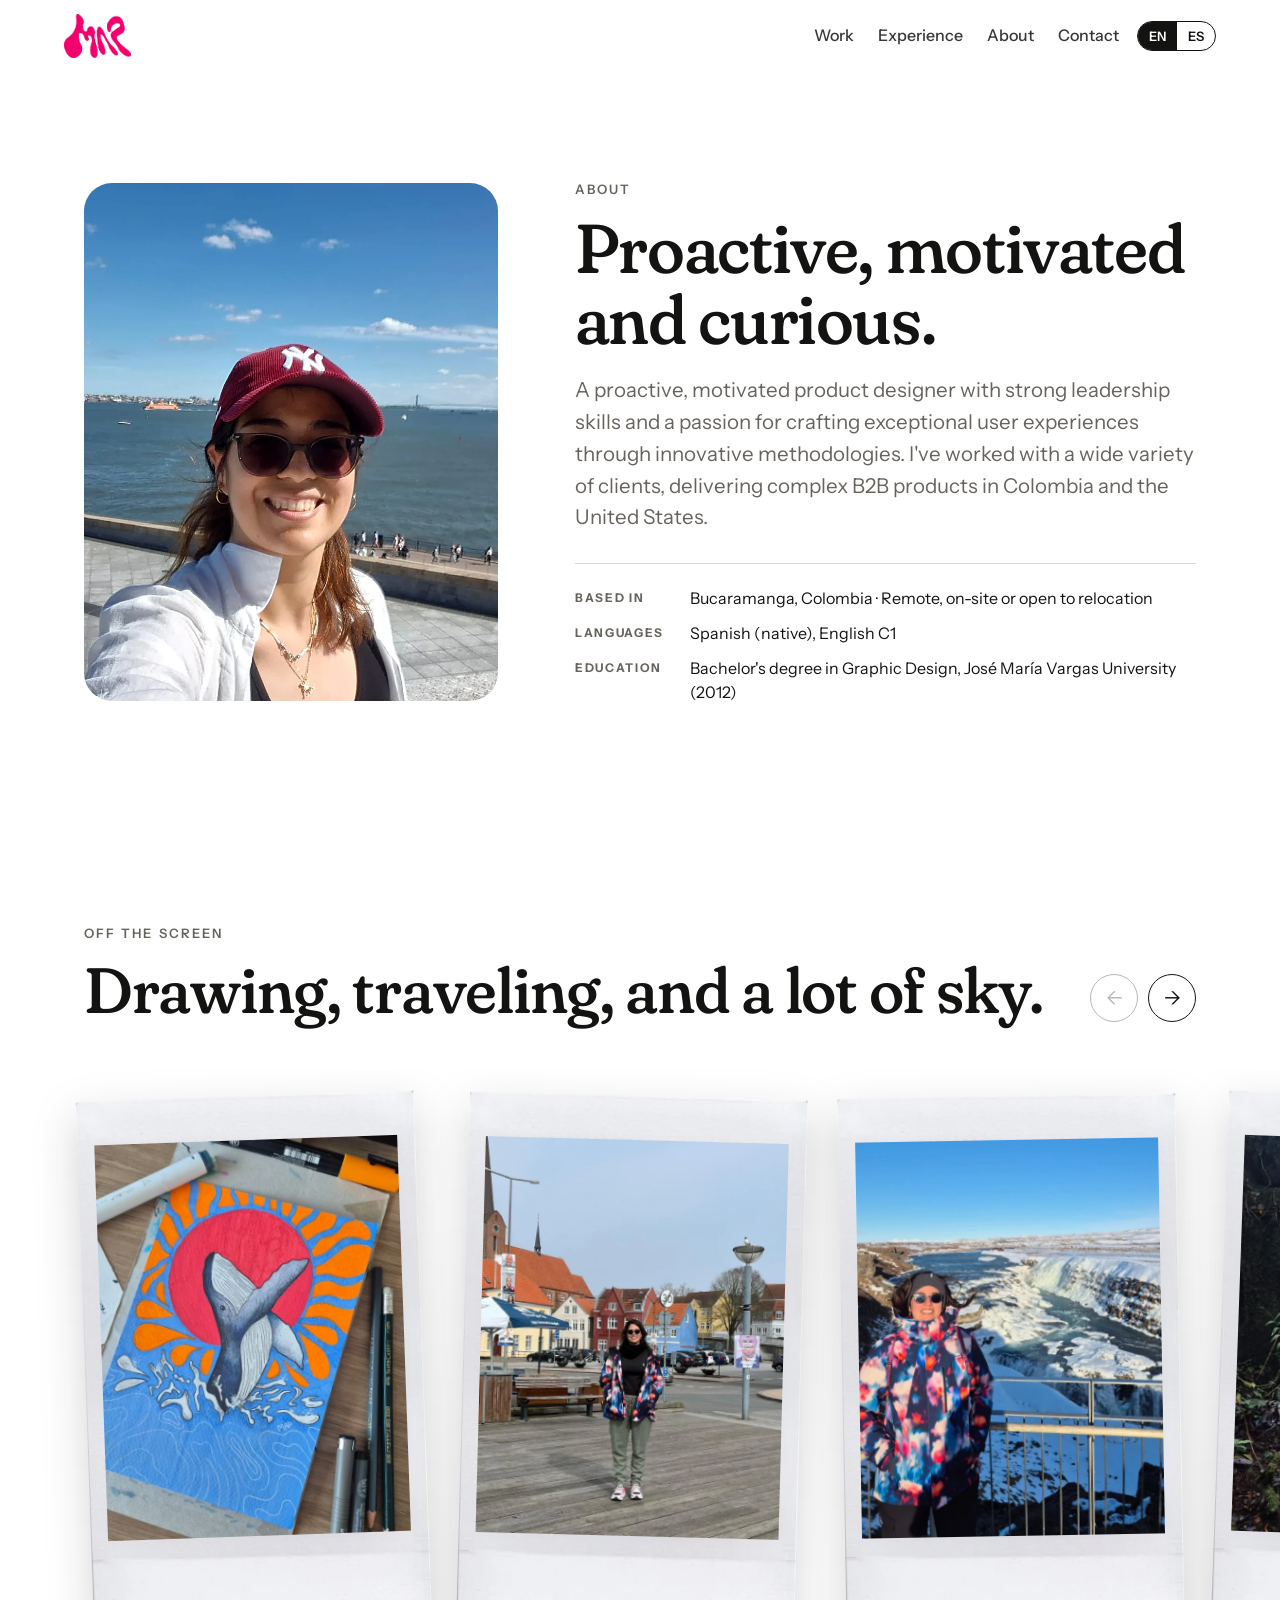
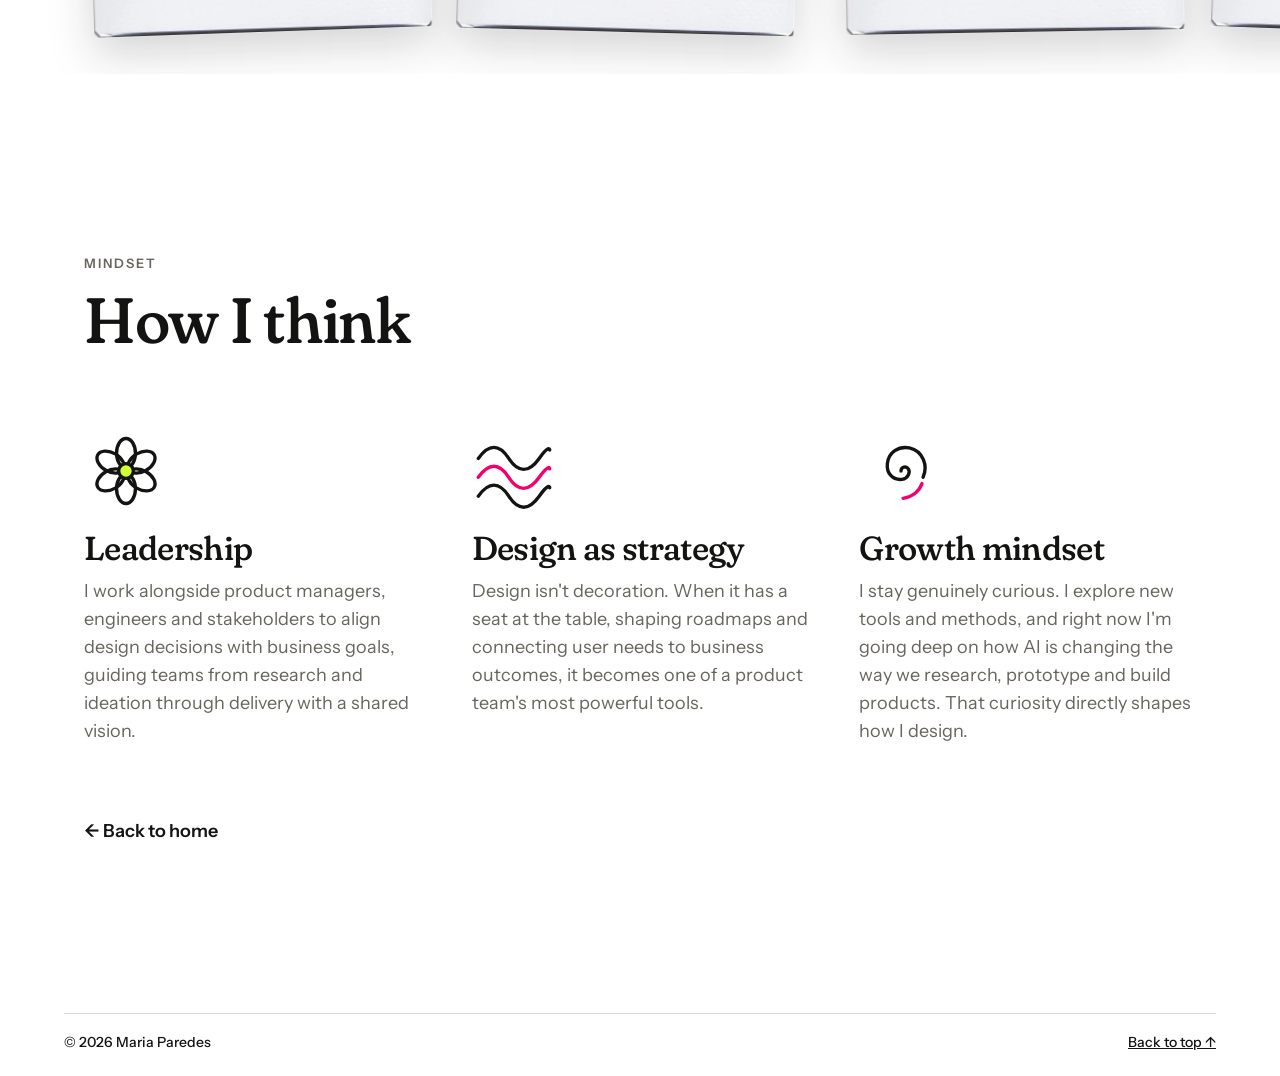
<file: about.html>
<!doctype html>
<html lang="en">
<head>
<meta charset="utf-8">
<meta name="viewport" content="width=device-width, initial-scale=1, viewport-fit=cover">
<title>About · Maria Paredes</title>
<meta name="description" content="About Maria Paredes, Senior Product Designer: who she is and how she thinks.">
<link rel="preconnect" href="https://fonts.googleapis.com">
<link rel="preconnect" href="https://fonts.gstatic.com" crossorigin>
<link href="https://fonts.googleapis.com/css2?family=Fraunces:opsz,wght,SOFT,WONK@9..144,300..700,0..100,0..1&family=Instrument+Sans:wght@400;500;600&family=Plaster&display=swap" rel="stylesheet">
<link rel="stylesheet" href="css/style.css?v=20261123b">
<script>document.documentElement.classList.add('js');</script>
</head>
<body>

<header class="nav">
  <a class="logo" href="index.html" aria-label="Maria Paredes, home"><img src="img/logo.png" alt="" width="687" height="433"></a>
  <nav class="links" aria-label="Main">
    <a href="index.html#work" data-t="nav_work">Work</a>
    <a href="index.html#experience" data-t="nav_exp">Experience</a>
    <a href="about.html" data-t="nav_about" aria-current="page">About</a>
    <a href="index.html#contact" data-t="nav_contact">Contact</a>
  </nav>
  <div class="lang" role="group" aria-label="Language">
    <button type="button" data-lang="en" aria-pressed="true">EN</button>
    <button type="button" data-lang="es" aria-pressed="false">ES</button>
  </div>
</header>

<main id="top">
  <section class="about about-page" id="about" data-theme="cream" aria-labelledby="about-title">
    <div class="wrap about-grid">
      <figure class="portrait"><img src="assets/about/portrait.webp" alt="Maria smiling in a red cap and sunglasses by the water in New York" width="800" height="1000"></figure>
      <div>
        <p class="eyebrow" data-t="about_eyebrow">About</p>
        <h1 id="about-title" data-t="about_title">Proactive, motivated and curious.</h1>
        <p class="lede" data-t="about_text">A proactive, motivated product designer with strong leadership skills and a passion for crafting exceptional user experiences through innovative methodologies. I've worked with a wide variety of clients, delivering complex B2B products in Colombia and the United States.</p>
        <dl class="facts">
          <dt data-t="f_loc">Based in</dt><dd data-t="v_loc">Bucaramanga, Colombia · Remote, on-site or open to relocation</dd>
          <dt data-t="f_lang">Languages</dt><dd data-t="v_lang">Spanish (native), English C1</dd>
          <dt data-t="f_edu">Education</dt><dd data-t="v_edu">Bachelor's degree in Graphic Design, José María Vargas University (2012)</dd>
        </dl>
      </div>
    </div>
  </section>

  <section class="life" data-theme="cream" aria-labelledby="life-title">
    <div class="wrap">
      <header class="sec-head life-head">
        <div><p class="eyebrow" data-t="life_eyebrow">Off the screen</p><h2 id="life-title" data-t="life_title">Drawing, traveling, and a lot of sky.</h2></div>
        <div class="pol-nav">
          <button type="button" class="pol-btn" id="polPrev" aria-label="Previous photo">←</button>
          <button type="button" class="pol-btn" id="polNext" aria-label="Next photo">→</button>
        </div>
      </header>
    </div>
    <ul class="pol-track" id="polTrack" aria-label="Photos">
      <li class="pol" style="--r:-2deg"><div class="pframe"><img class="pic" src="assets/about/art-whale.webp" alt="Maria's ink and color illustration of a humpback whale jumping in front of a red sun, surrounded by her pens and pencils" width="640" height="836" loading="lazy"><img class="frame" src="assets/polaroid-frame.webp" alt="" aria-hidden="true" width="562" height="892" loading="lazy"></div></li>
      <li class="pol" style="--r:1.5deg"><div class="pframe"><img class="pic" src="assets/about/denmark.webp" alt="Maria on a wooden pier in a Danish harbor town, with colorful houses and a brick church behind her" width="640" height="836" loading="lazy"><img class="frame" src="assets/polaroid-frame.webp" alt="" aria-hidden="true" width="562" height="892" loading="lazy"></div></li>
      <li class="pol" style="--r:-1deg"><div class="pframe"><img class="pic" src="assets/about/iceland.webp" alt="Maria smiling in front of a frozen waterfall canyon in Iceland, under a clear blue sky" width="640" height="836" loading="lazy"><img class="frame" src="assets/polaroid-frame.webp" alt="" aria-hidden="true" width="562" height="892" loading="lazy"></div></li>
      <li class="pol" style="--r:2deg"><div class="pframe"><img class="pic" src="assets/about/hike.webp" alt="Maria hiking with a yellow backpack through a narrow, moss-covered rock canyon in the forest" width="640" height="836" loading="lazy"><img class="frame" src="assets/polaroid-frame.webp" alt="" aria-hidden="true" width="562" height="892" loading="lazy"></div></li>
    </ul>
  </section>

  <section class="think" data-theme="cream" aria-labelledby="think-title">
    <div class="wrap">
      <header class="sec-head"><p class="eyebrow" data-t="think_eyebrow">Mindset</p><h2 id="think-title" data-t="think_title">How I think</h2></header>
      <div class="pillars">
        <div class="pillar"><div class="ico"><svg viewBox="0 0 80 80" aria-hidden="true"><g fill="none" stroke="currentColor" stroke-width="3.2" stroke-linejoin="round" stroke-linecap="round"><g transform="translate(40 40)"><ellipse rx="9" ry="14" cy="-17"/><ellipse rx="9" ry="14" cy="-17" transform="rotate(60)"/><ellipse rx="9" ry="14" cy="-17" transform="rotate(120)"/><ellipse rx="9" ry="14" cy="-17" transform="rotate(180)"/><ellipse rx="9" ry="14" cy="-17" transform="rotate(240)"/><ellipse rx="9" ry="14" cy="-17" transform="rotate(300)"/><circle r="7" fill="#D3FF35"/></g></g></svg></div><h3 data-t="p1_t">Leadership</h3><p data-t="p1_d">I work alongside product managers, engineers and stakeholders to align design decisions with business goals, guiding teams from research and ideation through delivery with a shared vision.</p></div>
        <div class="pillar"><div class="ico"><svg viewBox="0 0 80 80" aria-hidden="true"><g fill="none" stroke="currentColor" stroke-width="3.2" stroke-linecap="round" stroke-linejoin="round"><path d="M6 28c10-14 20-14 29 0s19 14 29 0 10-8 10-8"/><path d="M6 46c10-14 20-14 29 0s19 14 29 0 10-8 10-8" stroke="#F3006D"/><path d="M6 64c10-14 20-14 29 0s19 14 29 0 10-8 10-8"/></g></svg></div><h3 data-t="p2_t">Design as strategy</h3><p data-t="p2_d">Design isn't decoration. When it has a seat at the table, shaping roadmaps and connecting user needs to business outcomes, it becomes one of a product team's most powerful tools.</p></div>
        <div class="pillar"><div class="ico"><svg viewBox="0 0 80 80" aria-hidden="true"><g fill="none" stroke="currentColor" stroke-width="3.2" stroke-linecap="round" stroke-linejoin="round"><path d="M40 40c0-4 5-5 7-2s0 9-6 10c-9 1-15-6-14-15 1-11 11-17 21-15 13 3 18 17 13 28"/><path d="M60 52c-3 8-10 13-18 14" stroke="#F3006D"/></g></svg></div><h3 data-t="p3_t">Growth mindset</h3><p data-t="p3_d">I stay genuinely curious. I explore new tools and methods, and right now I'm going deep on how AI is changing the way we research, prototype and build products. That curiosity directly shapes how I design.</p></div>
      </div>
      <a class="back-home" href="index.html" data-t="back_home">← Back to home</a>
    </div>
  </section>
</main>

<footer class="objfoot" data-theme="cream">
  <p class="foot"><span>© <span id="year">2026</span> Maria Paredes</span><a href="#top" data-t="back_top">Back to top ↑</a></p>
</footer>
<script src="js/main.js?v=20261123b"></script>
</body>
</html>
</file>
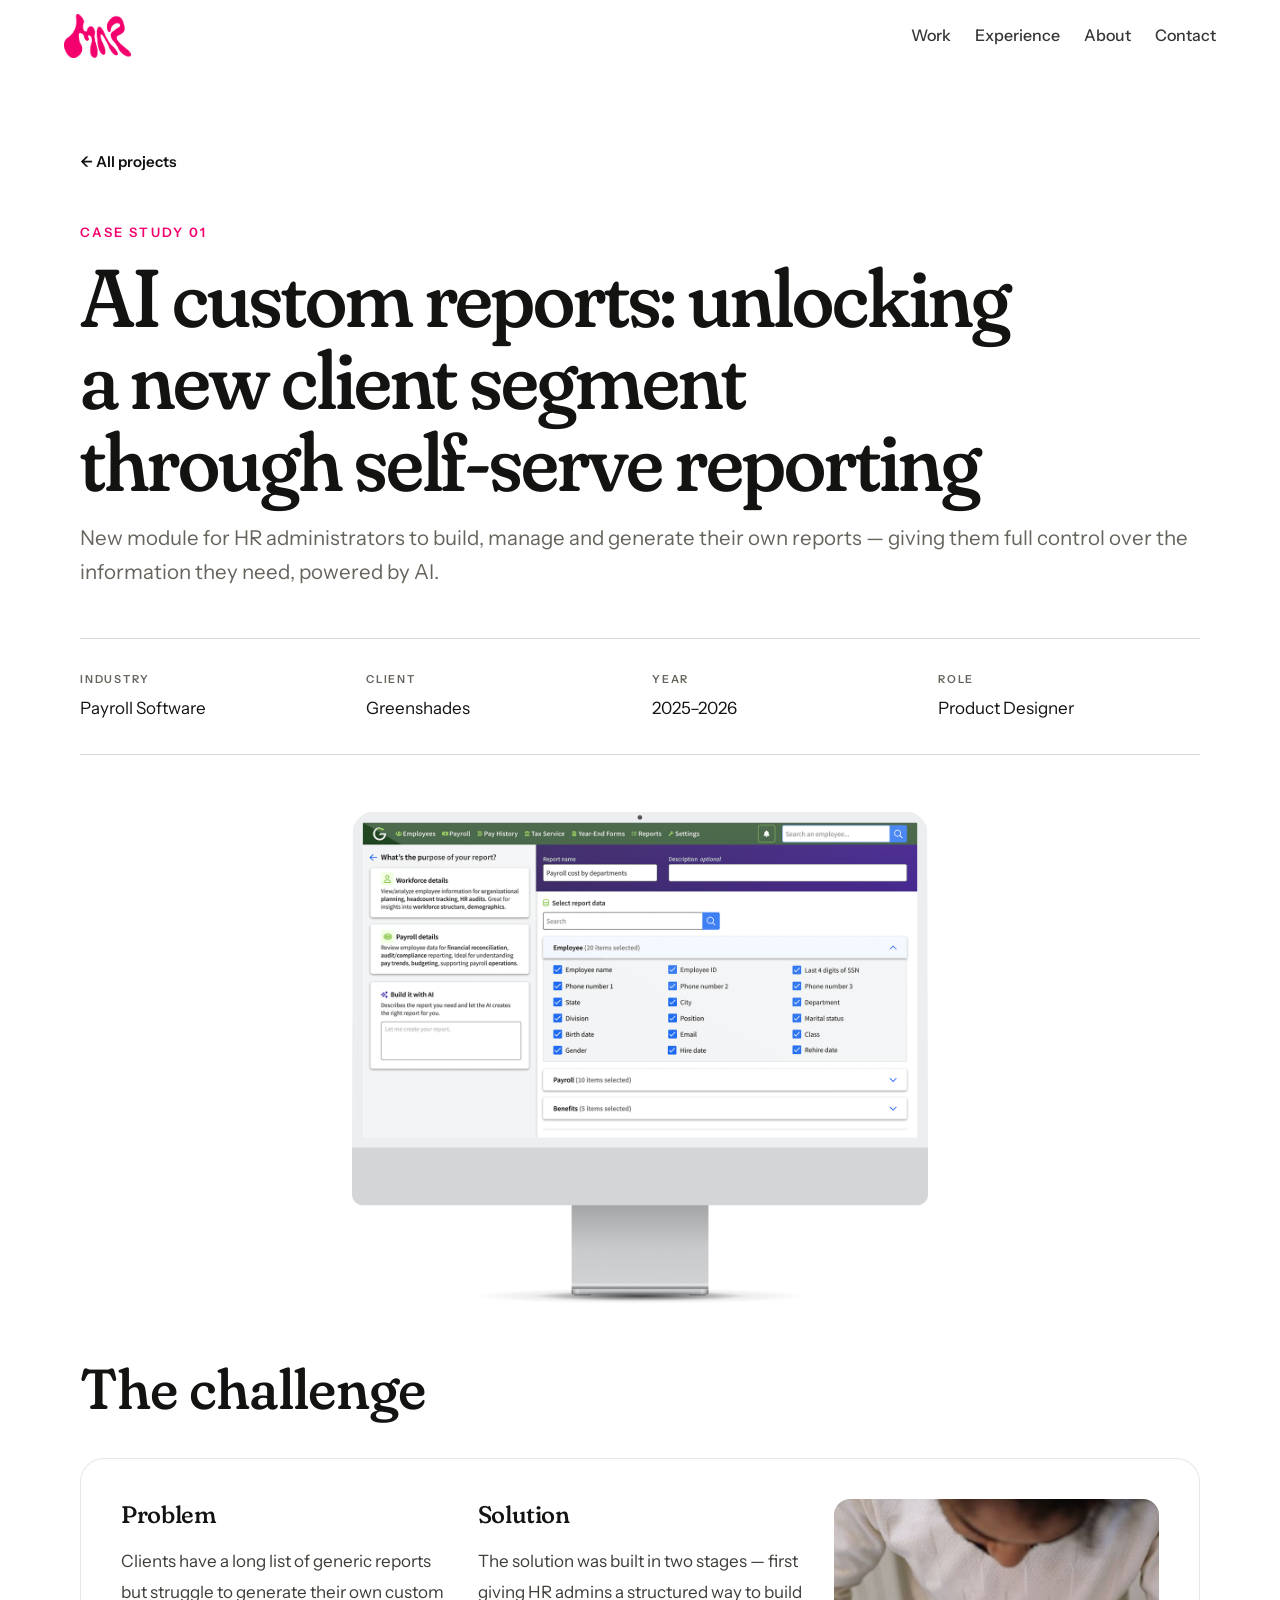
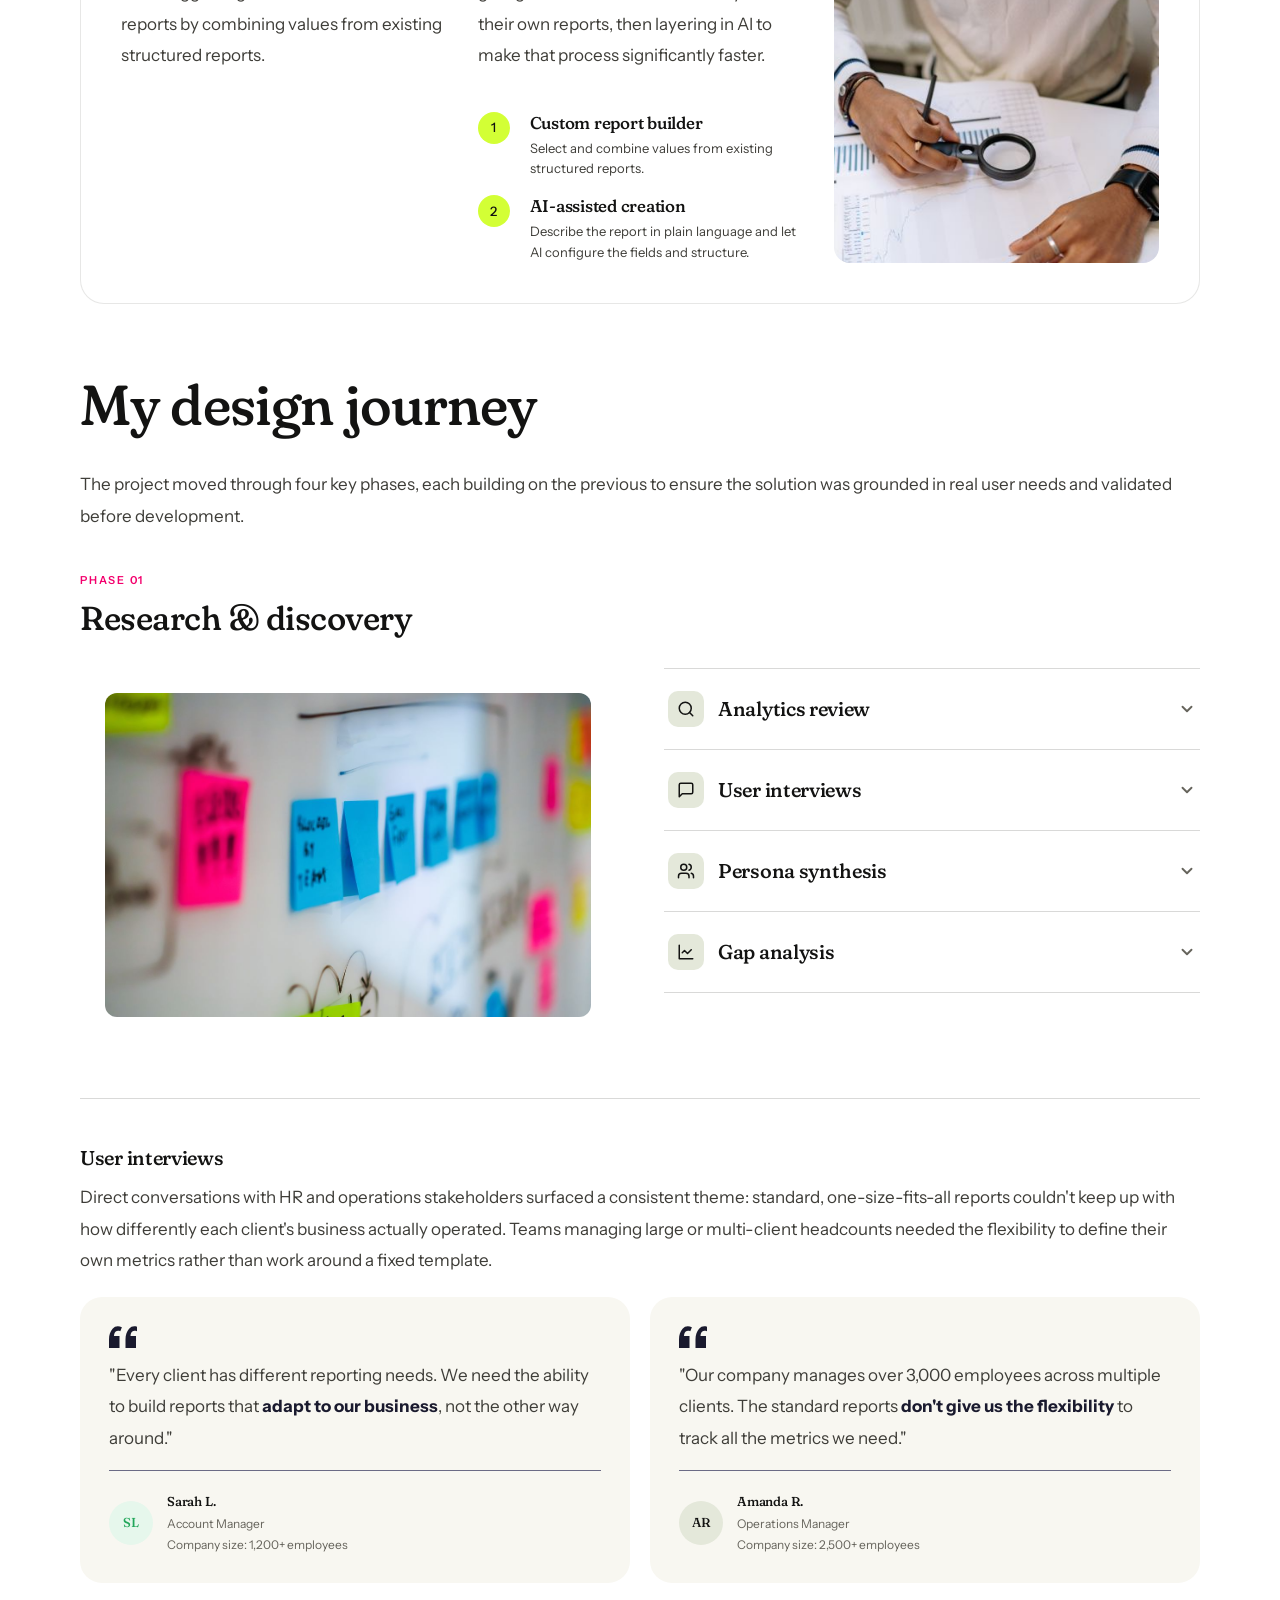
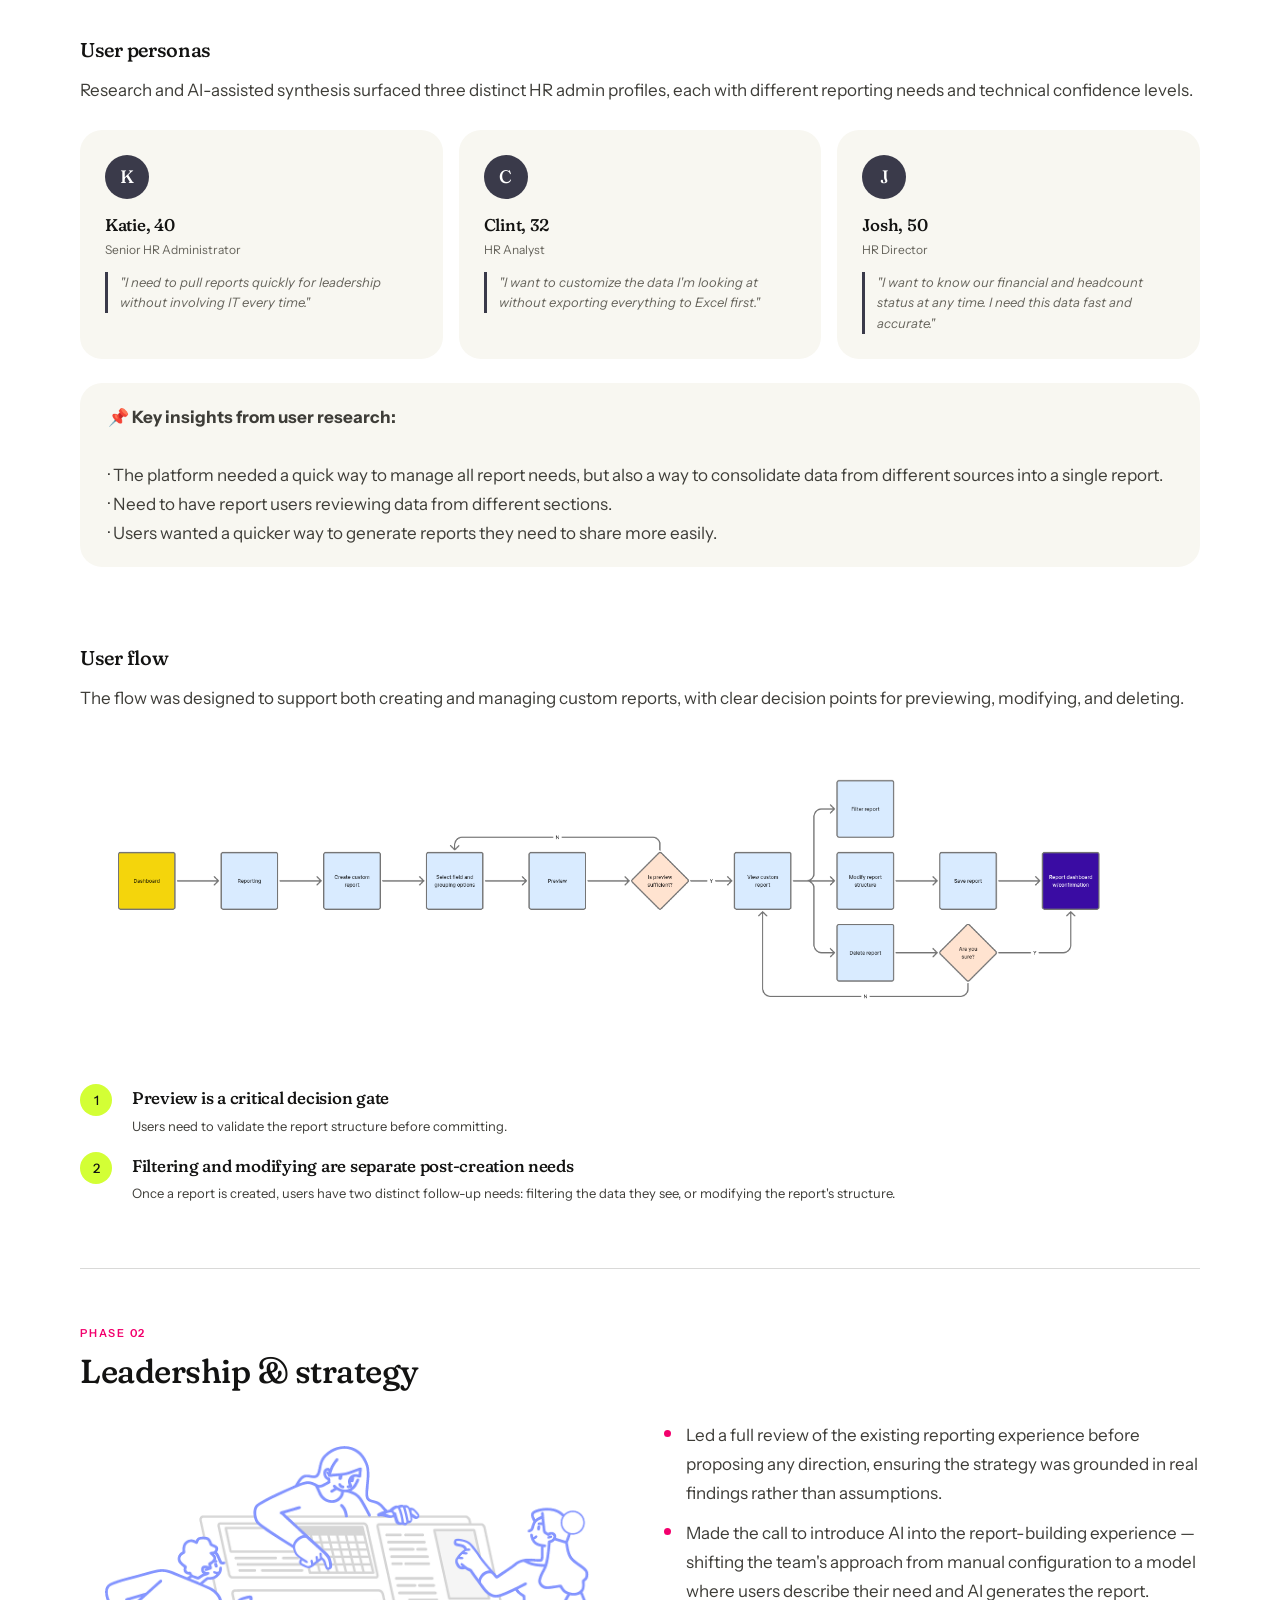
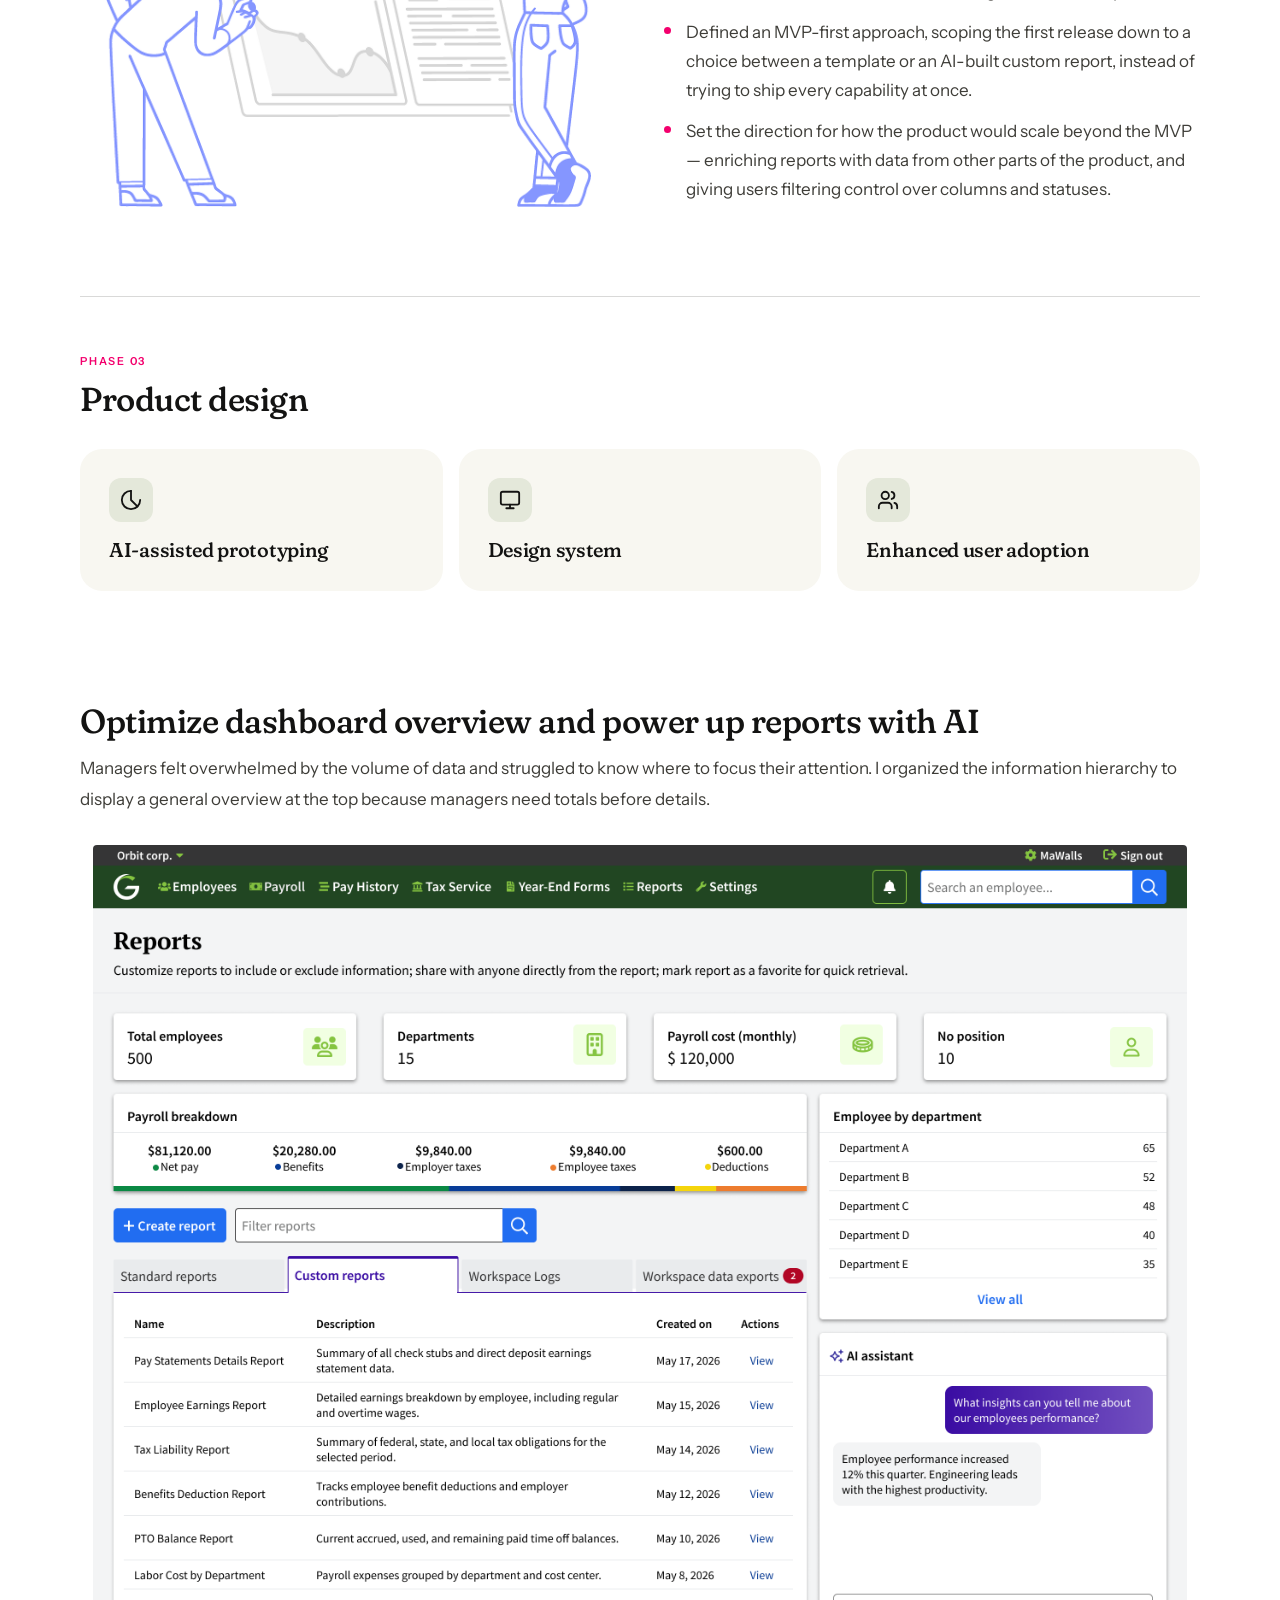
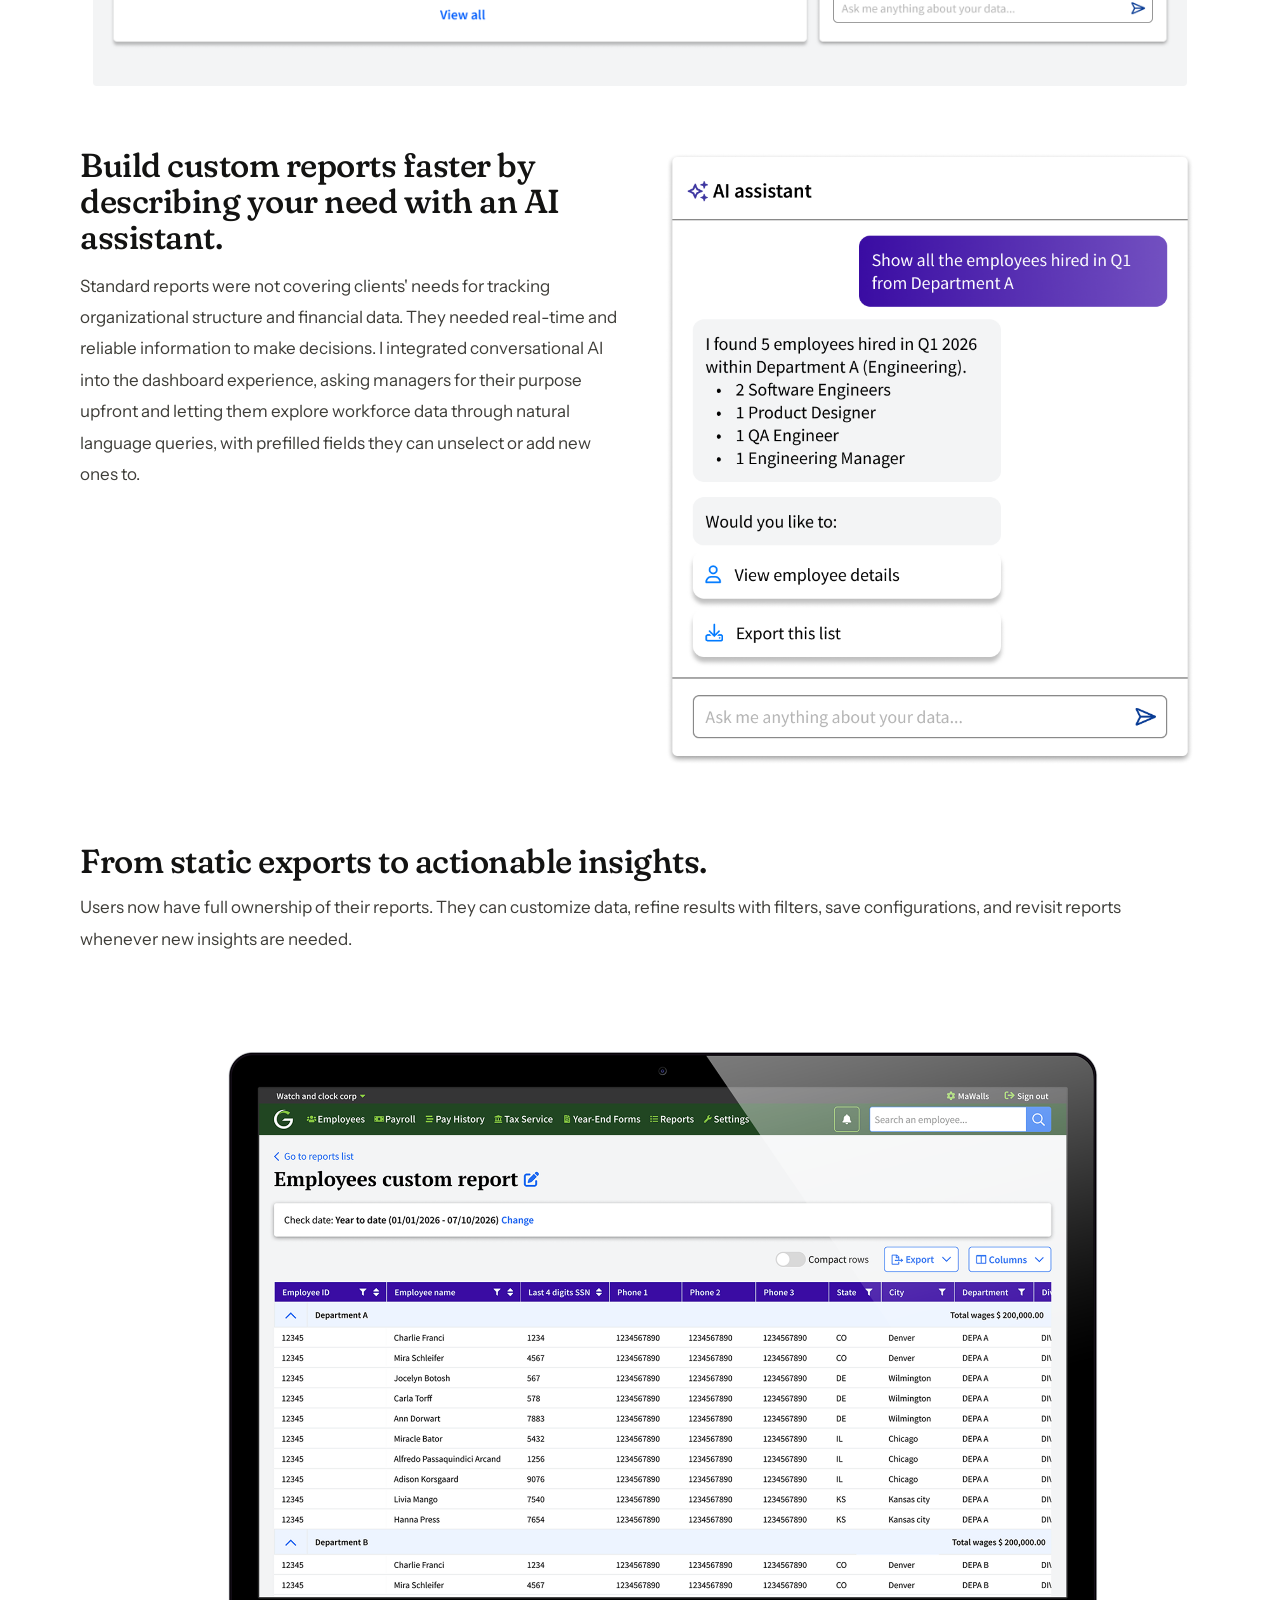
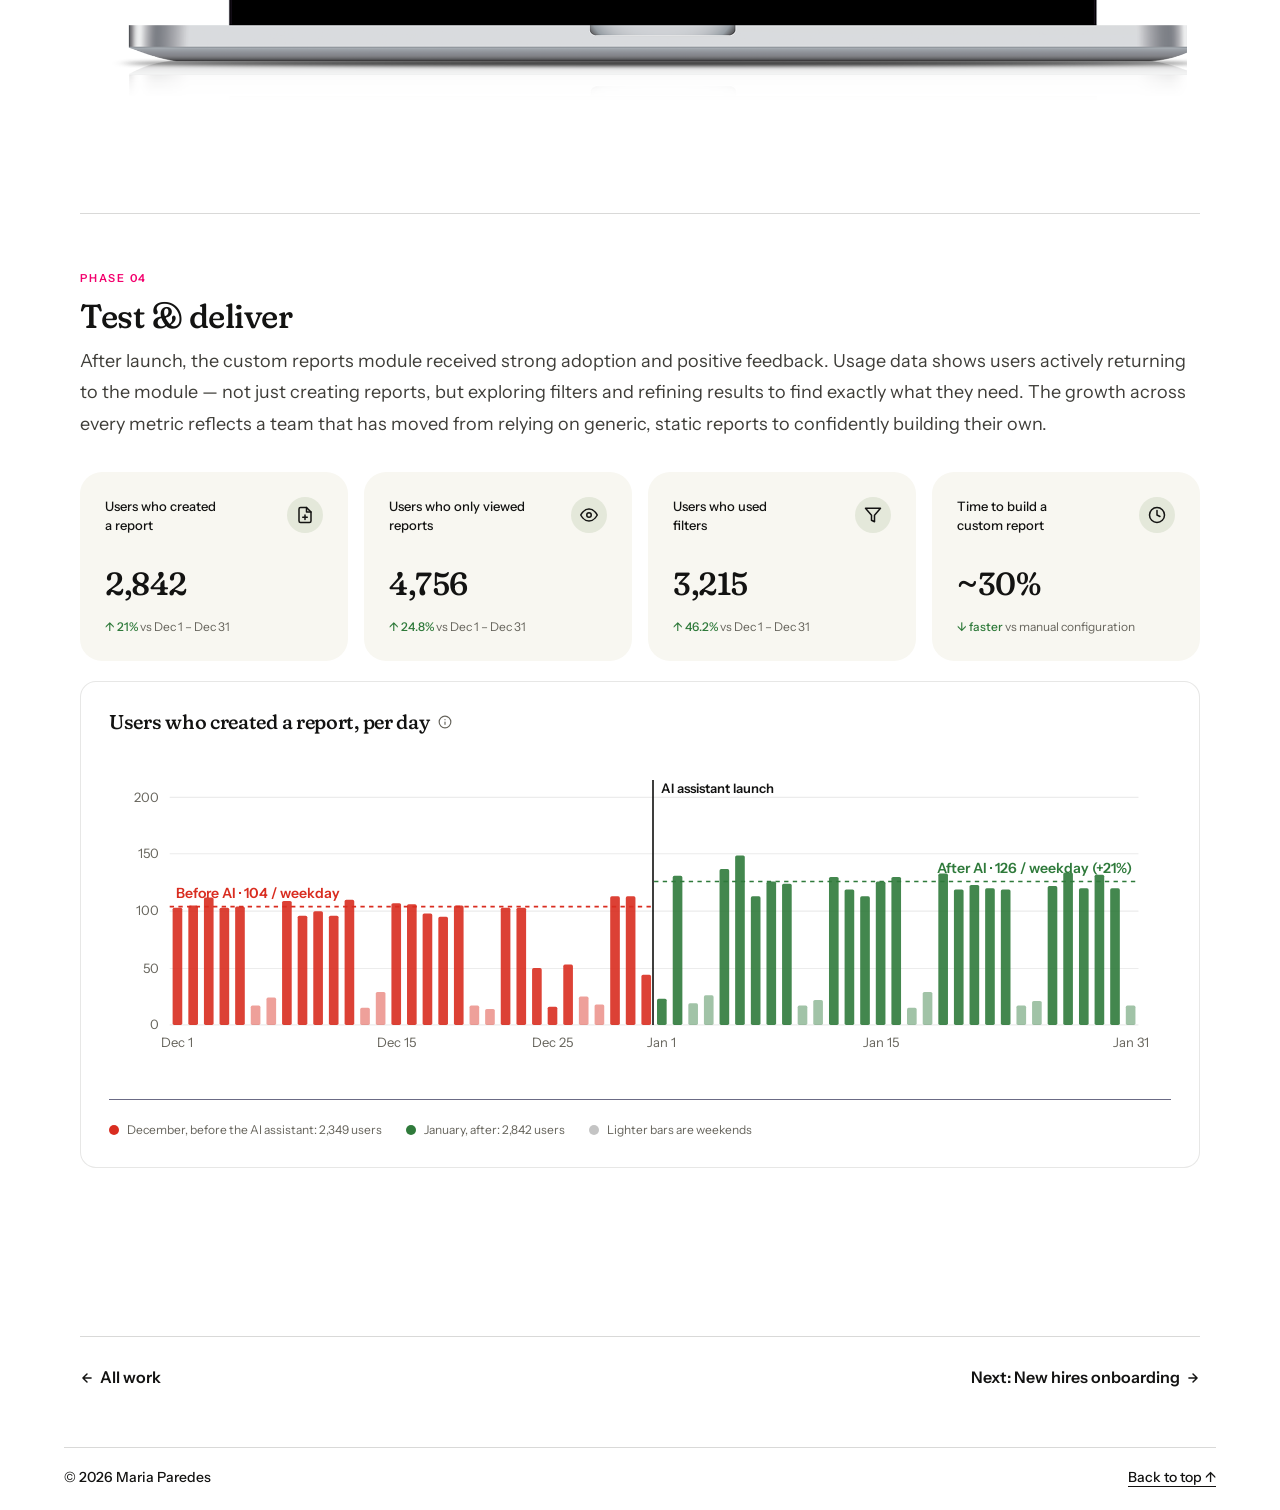
<file: case-1.html>
<!DOCTYPE html>
<html lang="en">
<head>
<!-- Google Tag Manager -->
<script>(function(w,d,s,l,i){w[l]=w[l]||[];w[l].push({'gtm.start':
new Date().getTime(),event:'gtm.js'});var f=d.getElementsByTagName(s)[0],
j=d.createElement(s),dl=l!='dataLayer'?'&l='+l:'';j.async=true;j.src=
'https://www.googletagmanager.com/gtm.js?id='+i+dl;f.parentNode.insertBefore(j,f);
})(window,document,'script','dataLayer','GTM-K2FJXDMW');</script>
<!-- End Google Tag Manager -->
<meta charset="UTF-8">
<meta name="viewport" content="width=device-width, initial-scale=1.0">
<title>AI custom reports: unlocking a new client segment through self-serve reporting · Maria</title>
<link rel="preconnect" href="https://fonts.googleapis.com">
<link rel="preconnect" href="https://fonts.gstatic.com" crossorigin>
<link href="https://fonts.googleapis.com/css2?family=Fraunces:opsz,wght,SOFT,WONK@9..144,300..700,0..100,0..1&family=Instrument+Sans:wght@400;500;600;700&display=swap" rel="stylesheet">
<style>
  :root {
    --primary: #EC0B7F;
    --secondary: #474dec;
    --bg: #fbfbfb;
    --sidebar-bg: #FFFFFF;
    --text: #1A1A2E;
    --text-muted: #6B6B85;
    --surface: #FFFFFF;
    --pink-tint: #FDE6F1;
    --pink-tint-text: #993556;
    --indigo-tint: #EAEAFC;
    --indigo-tint-text: #474dec;
    --border: #ECECF3;
    --sidebar-w: 400px;
    /* ── TYPE SCALE ── */
    --fs-hero: 48px;
    --fs-display: 40px;
    --fs-h1: 32px;
    --fs-h2: 24px;
    --fs-h3: 18px;
    --fs-body-lg: 16px;
    --fs-body: 16px;
    --fs-ui: 13px;
    --fs-meta: 12px;
    --fs-eyebrow: 11px;
    --fs-icon: 20px;
    --fs-icon-lg: 64px;
    --fs-icon-xl: 80px;
  }
  * { margin:0; padding:0; box-sizing:border-box; }
  body { font-family:'Instrument Sans',sans-serif; background:var(--bg); color:var(--text); display:flex; min-height:100vh; }

  /* ── SIDEBAR ── */
  .sidebar {
    width:var(--sidebar-w); min-height:100vh;
    background:var(--sidebar-bg); border-right:1px solid var(--border);
    position:fixed; top:0; left:0;
    padding:36px 32px; display:flex; flex-direction:column; z-index:100;
  }
  .back-link {
    display:inline-flex; align-items:center; gap:8px;
    font-size:var(--fs-ui); font-weight:500; color:var(--text-muted);
    text-decoration:none; margin-bottom:36px; transition:color 0.2s;
  }
  .back-link:hover { color:var(--primary); }
  .sidebar h2 {
    font-family:'Fraunces',sans-serif; font-weight:500;
    font-size:var(--fs-h2); line-height:1.3; margin-bottom:6px; color:var(--text);
  }
  .sidebar .meta { font-size:var(--fs-meta); color:var(--text-muted); margin-bottom:32px; }
  .toc-label {
    font-size:var(--fs-eyebrow); font-weight:500; letter-spacing:0.1em;
    text-transform:uppercase; color:var(--text-muted); margin-bottom:12px;
  }
  .toc a {
    display:block; font-size:var(--fs-ui); color:var(--text-muted);
    text-decoration:none; padding:8px 0 8px 14px;
    margin-left:-14px; border-left:2px solid transparent;
    transition:all 0.2s;
  }
  .toc a:hover, .toc a.active { color:var(--primary); border-left-color:var(--primary); }
  .toc a.active { font-weight:500; }
  .toc a.toc-sub {
    padding-left: 24px;
    font-size: var(--fs-ui);
    color: var(--text-muted);
    border-left: none;
    cursor: pointer;
  }
  .toc a.toc-sub:hover { color: var(--primary); }
  .toc a.toc-sub-item {
    padding-left: 36px;
    font-size: var(--fs-meta);
    color: var(--text-muted);
    opacity: 0.75;
    border-left: none;
  }
  .toc a.toc-sub-item:hover { color: var(--primary); opacity: 1; border-left: none; }
  .sidebar-tags { display:flex; flex-wrap:wrap; gap:6px; margin-top:32px; }
  .stag {
    font-size:var(--fs-eyebrow); font-weight:500; padding:4px 12px;
    border-radius:999px; background:var(--indigo-tint); color:var(--indigo-tint-text);
  }
  .stag.pink { background:var(--pink-tint); color:var(--pink-tint-text); }

  /* ── MAIN ── */
  .main {
    margin-left:var(--sidebar-w); flex:1;
    display:flex; flex-direction:column; align-items:center;
    padding:60px 80px;
  }
  .main > * { width:100%; max-width:1100px; }

  /* HERO */
  .hero-eyebrow {
    font-size:var(--fs-eyebrow); font-weight:500; letter-spacing:0.12em;
    text-transform:uppercase; color:var(--primary); margin-bottom:14px;
  }
  .hero-title {
    font-family:'Fraunces',sans-serif; font-weight:500;
    font-size:var(--fs-hero); line-height:1.1; letter-spacing:-0.5px;
    margin-bottom:18px; color:var(--text);
  }
  .hero-sub {
    font-size:var(--fs-h3); line-height:1.7; color:var(--text-muted);
    margin-bottom:48px; width:100%;
  }

  /* META BAR — Industry / Client / Year / Role */
  .meta-bar {
    display: grid;
    grid-template-columns: repeat(4, 1fr);
    gap: 24px;
    padding: 32px 0;
    border-top: 1px solid #6b6b85;
    border-bottom: 1px solid #6b6b85;
    margin-bottom: 56px;
  }
  .meta-item { display: flex; flex-direction: column; gap: 6px; }
  .meta-item .meta-label {
    font-size: var(--fs-eyebrow);
    font-weight: 700;
    letter-spacing: 0.08em;
    text-transform: uppercase;
    color: var(--text-muted);
  }
  .meta-item .meta-value {
    font-size: var(--fs-body);
    color: var(--text);
  }
  .hero-image {
    width: 50% !important;
    margin-left: auto;
    margin-right: auto;
    border-radius: 20px;
    overflow: hidden;
    margin-bottom: 56px;
  }
  .hero-image img {
    width: 100%;
    height: auto;
    display: block;
  }
  .hero-banner {
    width:100%; height:320px; border-radius:20px;
    background:#EC0B7F;
    display:flex; align-items:center; justify-content:center;
    font-size: var(--fs-icon-xl); margin-bottom:56px;
  }

  /* METRICS */
  .metrics {
    display:grid; grid-template-columns:repeat(3,1fr);
    gap:16px; margin-bottom:64px;
  }
  .metric {
    background:var(--surface); padding:28px 24px; text-align:center;
    border-radius:16px; border:1px solid var(--border);
  }
  .metric-value {
    font-family:'Fraunces',sans-serif;
    font-size:38px; font-weight:700; color:var(--primary);
  }
  .metric-label { font-size:var(--fs-ui); color:var(--text-muted); margin-top:6px; }

  .problem-solution-grid {
    display: grid;
    grid-template-columns: 1fr 1fr 1fr;
    gap: 32px;
    align-items: stretch;
    margin-top: 24px;
    background: #fff;
    border-radius: 24px;
    border: 1px solid var(--border);
    padding: 40px;
  }
  .ps-col {
    display: flex;
    flex-direction: column;
    gap: 16px;
  }
  .ps-label {
    font-size: var(--fs-eyebrow);
    font-weight: 500;
    letter-spacing: 0.1em;
    text-transform: uppercase;
    color: var(--primary);
  }
  .ps-col h4 {
    font-family: 'Fraunces', sans-serif;
    font-weight: 500;
    font-size: var(--fs-h2);
    color: var(--text);
    line-height: 1.3;
  }
  .ps-col p { font-size: var(--fs-body); line-height: 1.8; color: var(--text-muted); margin: 0; }
  .ps-image {
    border-radius: 16px;
    overflow: hidden;
    background: var(--bg);
    display: flex;
    align-items: stretch;
    height: 100%;
  }
  .ps-image img { width: 100%; height: 100%; object-fit: cover; display: block; }

  /* SECTIONS */
  .cs-section { margin-bottom:72px; scroll-margin-top:40px; }
  .section-label {
    font-size:var(--fs-eyebrow); font-weight:500; letter-spacing:0.1em;
    text-transform:uppercase; color:var(--primary); margin-bottom:12px;
  }
  .cs-section h3 {
    font-family:'Fraunces',sans-serif; font-weight:500;
    font-size:var(--fs-h1); margin-bottom:20px; color:var(--text);
    padding-bottom:16px;
  }
  .cs-section p { font-size:var(--fs-body); line-height:1.85; color:#3A3A5C; margin-bottom:16px; }
  .cs-section p:last-child { margin-bottom:0; }

  /* CALLOUT */
  .callout {
    background:var(--indigo-tint); border-left:4px solid var(--secondary);
    border-radius:0 12px 12px 0; padding:20px 24px; margin:24px 0;
  }
  .callout p { font-size:var(--fs-body); line-height:1.7; color:var(--text); margin:0; }

  /* VISUAL BLOCK */
  .visual-block {
    width:100%; border-radius:16px; border:1px solid var(--border);
    background:var(--bg); display:flex; align-items:center; justify-content:center;
    color:var(--text-muted); font-size:var(--fs-ui); margin:24px 0; padding:32px;
    min-height:180px;
  }

  /* FLOW STEPS */
  .flow-steps { margin-top:24px; display:flex; flex-direction:column; gap:16px; }
  .flow-step { display:flex; gap:20px; align-items:flex-start; }
  .step-num {
    width:32px; height:32px; border-radius:50%;
    background:var(--secondary); color:#fff;
    display:flex; align-items:center; justify-content:center;
    font-size:var(--fs-ui); font-weight:500; flex-shrink:0;
  }
  .step-num.done { background:var(--primary); }
  .step-body h4 { font-size:var(--fs-body); font-weight:500; margin-bottom:4px; color:var(--text); }
  .step-body p { font-size:var(--fs-ui); color:var(--text-muted); line-height:1.6; margin:0; }

  /* PERSONA CARDS */
  .persona-grid { display:grid; grid-template-columns:repeat(3,1fr); gap:16px; margin-top:24px; }
  .persona-card {
    background:var(--bg); border:1px solid var(--border);
    border-radius:16px; padding:24px;
  }
  .persona-avatar {
    width:44px; height:44px; border-radius:50%;
    background:#3A3A4A;
    display:flex; align-items:center; justify-content:center;
    font-family:'Fraunces',sans-serif; font-weight:500;
    color:#fff; font-size:var(--fs-body-lg); margin-bottom:12px;
  }
  .persona-name { font-weight:500; font-size:var(--fs-body); margin-bottom:2px; }
  .persona-role { font-size:var(--fs-meta); color:var(--text-muted); margin-bottom:12px; }
  .persona-quote {
    font-size:var(--fs-ui); font-style:italic; color:var(--text-muted);
    border-left:3px solid #3A3A4A; padding-left:12px; line-height:1.6;
  }

  /* DESIGN JOURNEY */
  .journey-grid {
    display: grid;
    grid-template-columns: 1fr 1fr;
    gap: 24px;
    margin-top: 24px;
  }
  .journey-step {
    background: #fff;
    border: 1px solid var(--border);
    border-radius: 16px;
    padding: 32px;
    text-align: left;
  }
  .journey-step .j-num {
    font-size: var(--fs-h3);
    font-weight: 700;
    color: var(--secondary);
    margin-bottom: 16px;
  }
  .journey-step h5 {
    font-family: 'Fraunces', sans-serif;
    font-size: var(--fs-h2);
    font-weight: 700;
    color: var(--text);
    margin-bottom: 12px;
  }
  .journey-step p {
    font-size: var(--fs-body);
    color: var(--text-muted);
    line-height: 1.7;
    margin: 0;
  }

  /* JOURNEY PHASE — deep dive block */
  .phase-block { scroll-margin-top: 40px;
    margin-top: 64px;
    padding-top: 56px;
    border-top: 1px solid #6b6b85;
  }
  .phase-block:first-of-type { margin-top: 40px; padding-top: 0; border-top: none; }

  .phase-header {
    display: grid;
    grid-template-columns: 1fr 1fr;
    gap: 48px;
    align-items: start;
    margin-bottom: 32px;
  }
  .phase-num-label {
    font-size: var(--fs-eyebrow);
    font-weight: 700;
    letter-spacing: 0.1em;
    text-transform: uppercase;
    color: var(--primary);
    margin-bottom: 10px;
  }
  .phase-header h4 {
    font-family: 'Fraunces', sans-serif;
    font-weight: 500;
    font-size: var(--fs-h2);
    color: var(--text);
    line-height: 1.2;
  }
  .phase-header p {
    font-size: var(--fs-body-lg);
    line-height: 1.75;
    color: #3A3A5C;
    margin: 12px 0 0;
    max-width: 640px;
  }
  .phase-header--full { grid-template-columns: 1fr; }
  .phase-header--full p { max-width: 100%; }

  .phase-deliverables {
    display: grid;
    grid-template-columns: 1fr 1fr;
    gap: 16px;
    margin-bottom: 32px;
  }
  .phase-deliverables--3col { grid-template-columns: 1fr 1fr 1fr; }
  .deliverable-card {
    background: #fff;
    border: 1px solid var(--border);
    border-radius: 16px;
    padding: 28px;
  }
  .deliverable-icon {
    width: 44px; height: 44px;
    border-radius: 12px;
    background: var(--indigo-tint);
    color: var(--secondary);
    display: flex; align-items: center; justify-content: center;
    margin-bottom: 16px;
  }
  .deliverable-card h6 {
    font-family: 'Fraunces', sans-serif;
    font-weight: 500;
    font-size: var(--fs-h3);
    color: var(--text);
  }

  .phase-visual {
    width: 100%;
    border-radius: 20px;
    overflow: hidden;
    background: var(--bg);
    border: 1px solid var(--border);
    min-height: 280px;
    display: flex;
    align-items: center;
    justify-content: center;
  }
  .phase-visual img { width: 100%; height: 100%; object-fit: contain; display: block; }
  .phase-visual span { color: var(--text-muted); font-size: var(--fs-ui); }

  /* PHASE SPLIT — image left, accordion right */
  .phase-split {
    display: grid;
    grid-template-columns: 1fr 1fr;
    gap: 48px;
    align-items: start;
  }
  .phase-split-image {
    width: 100%;
    height: 100%;
    min-height: 320px;
    border-radius: 20px;
    overflow: hidden;
    background: #fff;
    border: 1px solid var(--border);
    display: flex;
    align-items: center;
    justify-content: center;
    padding: 24px;
  }
  .phase-split-image img { width: 100%; height: 100%; object-fit: cover; display: block; border-radius: 12px; }

  /* PHASE SUBSECTIONS — User Personas + User Flow nested inside Phase 01 */
  .phase-subsections { scroll-margin-top: 40px;
    margin-top: 56px;
    padding-top: 48px;
    border-top: 1px solid #6b6b85;
    display: flex;
    flex-direction: column;
    gap: 56px;
  }
  .phase-subsections--no-divider {
    border-top: none;
    padding-top: 0;
  }
  .phase-subsection-title {
    font-family: 'Fraunces', sans-serif;
    font-weight: 500;
    font-size: var(--fs-h3);
    color: var(--text);
    margin-bottom: 12px;
  }
  .phase-subsection > p { font-size: var(--fs-body); line-height: 1.85; color: #3A3A5C; margin-bottom: 16px; }

  /* USER INTERVIEW QUOTES */
  .quote-grid {
    display: grid;
    grid-template-columns: 1fr 1fr;
    gap: 20px;
    margin-top: 20px;
    width: 100%;
  }
  .quote-card {
    background: #fff;
    border: 1px solid var(--border);
    border-radius: 16px;
    padding: 28px;
    display: flex;
    flex-direction: column;
  }
  .quote-mark { margin-bottom: 12px; }
  .quote-text {
    font-size: var(--fs-body-lg);
    line-height: 1.6;
    color: #1A1A2E;
    margin-bottom: 24px;
  }
  .quote-text strong { color: #1A1A2E; font-weight: 700; }
  .quote-author {
    display: flex;
    align-items: center;
    gap: 14px;
    padding-top: 20px;
    border-top: 1px solid #6b6b85;
    margin-top: auto;
  }
  .quote-avatar-circle {
    width: 44px; height: 44px;
    border-radius: 50%;
    display: flex; align-items: center; justify-content: center;
    font-family: 'Fraunces', sans-serif;
    font-weight: 500;
    font-size: var(--fs-ui);
    flex-shrink: 0;
  }
  .quote-author-info { display: flex; flex-direction: column; gap: 2px; }
  .quote-author-name {
    font-family: 'Fraunces', sans-serif;
    font-weight: 500;
    font-size: var(--fs-ui);
    color: var(--text);
  }
  .quote-author-role { font-size: var(--fs-meta); color: var(--text-muted); }
  .quote-author-meta { font-size: var(--fs-meta); color: var(--text-muted); }

  .userflow-image {
    width: 100%;
    background: #fff;
    border: 1px solid var(--border);
    border-radius: 16px;
    padding: 24px;
    margin-top: 24px;
    overflow-x: auto;
  }
  .userflow-image img { width: 100%; min-width: 700px; display: block; }

  /* LEADERSHIP & STRATEGY — bulleted list */
  .strategy-bullets { display: flex; flex-direction: column; gap: 8px; }
  .strategy-bullets-title {
    font-family: 'Fraunces', sans-serif;
    font-weight: 500;
    font-size: var(--fs-h3);
    color: var(--text);
    margin-top: 20px;
  }
  .strategy-bullets-title:first-child { margin-top: 0; }
  .strategy-bullets ul {
    list-style: none;
    display: flex;
    flex-direction: column;
    gap: 12px;
    margin: 0;
    padding: 0;
  }
  .strategy-bullets li {
    position: relative;
    padding-left: 22px;
    font-size: var(--fs-body);
    line-height: 1.7;
    color: #3A3A5C;
  }
  .strategy-bullets li::before {
    content: '';
    position: absolute;
    left: 0; top: 9px;
    width: 7px; height: 7px;
    border-radius: 50%;
    background: var(--primary);
  }

  /* FINAL RESULTS — Test & Deliver */
  .final-results {
    display: flex;
    flex-direction: column;
    gap: 20px;
    margin-top: 24px;
  }

  /* Stat cards */
  .stat-cards {
    display: grid;
    grid-template-columns: repeat(4, 1fr);
    gap: 16px;
  }
  .stat-card {
    background: #fff;
    border: 1px solid var(--border);
    border-radius: 16px;
    padding: 24px;
  }
  .stat-card-top {
    display: flex;
    align-items: flex-start;
    justify-content: space-between;
    gap: 12px;
    margin-bottom: 24px;
  }
  .stat-card-label {
    font-size: var(--fs-ui);
    color: var(--text);
    font-weight: 500;
    line-height: 1.4;
  }
  .stat-icon {
    width: 36px; height: 36px;
    border-radius: 50%;
    display: flex; align-items: center; justify-content: center;
    flex-shrink: 0;
  }
  .stat-icon--purple { background: var(--indigo-tint); color: var(--secondary); }
  .stat-icon--blue { background: #E3F2FD; color: #2196F3; }
  .stat-icon--green { background: #E6F7EC; color: #22A65A; }
  .stat-icon--amber { background: #FFF3E0; color: #E08E1A; }
  .stat-card-value {
    font-family: 'Fraunces', sans-serif;
    font-weight: 500;
    font-size: var(--fs-h1);
    color: var(--text);
    margin-bottom: 8px;
  }
  .stat-card-delta {
    font-size: var(--fs-meta);
    font-weight: 500;
  }
  .stat-up { color: #22A65A; }
  .stat-down { color: #22A65A; }
  .stat-card-delta span { color: var(--text-muted); font-weight: 400; }

  /* Trend chart */
  .trend-card {
    background: #fff;
    border: 1px solid var(--border);
    border-radius: 16px;
    padding: 28px;
  }
  .trend-card-header {
    display: flex;
    align-items: center;
    gap: 8px;
    color: var(--text);
    margin-bottom: 20px;
  }
  .trend-card-header h6 {
    font-family: 'Fraunces', sans-serif;
    font-weight: 500;
    font-size: var(--fs-h3);
  }
  .trend-card-header svg { color: var(--text-muted); }
  .trend-chart-wrap { width: 100%; overflow-x: auto; }
  .trend-svg { width: 100%; min-width: 700px; display: block; }
  .trend-legend {
    display: flex;
    flex-wrap: wrap;
    gap: 16px 24px;
    margin-top: 20px;
    padding-top: 20px;
    border-top: 1px solid #6b6b85;
  }
  .trend-legend span {
    display: flex;
    align-items: center;
    gap: 8px;
    font-size: var(--fs-meta);
    color: var(--text-muted);
  }
  .trend-legend i {
    width: 10px; height: 10px;
    border-radius: 50%;
    display: inline-block;
  }

  .accordion { display: flex; flex-direction: column; }
  .accordion-item { border-bottom: 1px solid #6b6b85; }
  .accordion-item:first-child { border-top: 1px solid #6b6b85; }
  .accordion-trigger {
    width: 100%;
    background: none;
    border: none;
    cursor: pointer;
    display: flex;
    align-items: center;
    justify-content: space-between;
    gap: 16px;
    padding: 22px 4px;
    text-align: left;
  }
  .accordion-trigger-left { display: flex; align-items: center; gap: 14px; }
  .accordion-icon {
    width: 36px; height: 36px;
    border-radius: 10px;
    background: var(--indigo-tint);
    color: var(--secondary);
    display: flex; align-items: center; justify-content: center;
    flex-shrink: 0;
  }
  .accordion-trigger h6 {
    font-family: 'Fraunces', sans-serif;
    font-weight: 500;
    font-size: var(--fs-h3);
    color: var(--text);
  }
  .accordion-chevron {
    color: var(--text-muted);
    transition: transform 0.25s ease;
    flex-shrink: 0;
  }
  .accordion-item.open .accordion-chevron { transform: rotate(180deg); color: var(--primary); }
  .accordion-panel {
    max-height: 0;
    overflow: hidden;
    transition: max-height 0.3s ease;
  }
  .accordion-item.open .accordion-panel { max-height: 200px; }
  .accordion-panel-inner {
    padding: 0 4px 22px 50px;
    font-size: var(--fs-body);
    line-height: 1.7;
    color: var(--text-muted);
  }

  /* INSIGHT CARDS */
  .insight-grid { display:grid; grid-template-columns:1fr 1fr; gap:16px; margin-top:24px; }
  .insight-card {
    background:var(--bg); border:1px solid var(--border);
    border-radius:16px; padding:24px;
  }
  .insight-card blockquote {
    font-size:var(--fs-body); font-style:italic; line-height:1.7;
    color:var(--text); border:none; padding:0; margin:0 0 12px;
  }
  .insight-card cite { font-size:var(--fs-meta); color:var(--text-muted); font-style:normal; }

  /* USER FLOW */
  .flow-diagram {
    background:var(--bg); border:1px solid var(--border);
    border-radius:16px; padding:32px; margin-top:24px;
    display:flex; align-items:center; justify-content:center; gap:8px; flex-wrap:wrap;
  }
  .flow-node {
    background:var(--surface); border:1.5px solid var(--border);
    border-radius:8px; padding:10px 16px;
    font-size:var(--fs-meta); font-weight:500; color:var(--text); white-space:nowrap;
  }
  .flow-node.start { background:var(--primary); color:#fff; border-color:var(--primary); }
  .flow-node.decision { background:var(--indigo-tint); border-color:var(--secondary); color:var(--secondary); border-radius:4px; transform:rotate(0deg); }
  .flow-node.end { background:var(--secondary); color:#fff; border-color:var(--secondary); }
  .flow-arrow { color:var(--text-muted); font-size:var(--fs-body-lg); }

  /* SPLIT ROW — text + image side by side */
  .split-row {
    display: grid;
    grid-template-columns: 1fr 1fr;
    gap: 24px;
    align-items: stretch;
    margin-top: 24px;
  }
  .split-text {
    background: var(--surface);
    border: 1px solid var(--border);
    border-radius: 16px;
    padding: 32px;
    display: flex;
    flex-direction: column;
    justify-content: center;
    gap: 12px;
  }
  .split-text p { font-size:var(--fs-body); line-height:1.85; color:#3A3A5C; margin:0; }
  .split-image {
    background: var(--bg);
    border: 1px solid var(--border);
    border-radius: 16px;
    min-height: 260px;
    display: flex;
    align-items: center;
    justify-content: center;
    color: var(--text-muted);
    font-size: var(--fs-ui);
  }

  /* STAGE BLOCKS */
  .stage-block {
    display: grid;
    grid-template-columns: 1fr 1fr;
    gap: 40px;
    align-items: start;
    padding-top: 48px;
  }
  .stage-block:first-of-type { padding-top: 32px; }
  .stage-tag {
    font-size: var(--fs-h1);
    font-weight: 500;
    text-transform: uppercase;
    letter-spacing: 0.1em;
    color: #6b6b85;
    margin-bottom: 12px;
  }
  .stage-title {
    font-family: 'Fraunces', sans-serif;
    font-weight: 500;
    font-size: var(--fs-h2);
    line-height: 1.3;
    color: var(--text);
    margin-bottom: 16px;
  }
  .stage-left p { font-size: var(--fs-body); line-height: 1.85; color: #3A3A5C; margin: 0; }
  .stage-right {
    background: var(--bg);
    border: 1px solid var(--border);
    border-radius: 16px;
    min-height: 220px;
    display: flex;
    align-items: center;
    justify-content: center;
    color: var(--text-muted);
    font-size: var(--fs-ui);
  }

  .stage-block--full {
    display: block;
    text-align: center;
  }
  .stage-title--large {
    font-size: var(--fs-display);
    line-height: 1.15;
    margin-top: 24px;
    margin-bottom: 20px;
  }
  .stage-desc {
    font-size: var(--fs-body);
    line-height: 1.85;
    color: #3A3A5C;
    max-width: 760px;
    margin: 0 auto 32px;
  }
  .stage-full-image {
    width: 100%;
    background: var(--bg);
    border: 1px solid var(--border);
    border-radius: 16px;
    min-height: 320px;
    display: flex;
    align-items: center;
    justify-content: center;
    color: var(--text-muted);
    font-size: var(--fs-ui);
  }

  /* TWO-COLUMN STAGE — title/desc/image stacked per column */
  .stage-twocol {
    display: grid;
    grid-template-columns: 1fr 1fr;
    gap: 48px;
    margin-top: 24px;
    align-items: stretch;
  }
  .stage-col { display: flex; flex-direction: column; height: 100%; }
  .stage-col p {
    font-size: var(--fs-body);
    line-height: 1.85;
    color: #3A3A5C;
    margin: 0 0 20px;
  }
  .stage-col-image {
    width: 100%;
    height: 320px;
    flex-shrink: 0;
    background: var(--bg);
    border: 1px solid var(--border);
    border-radius: 16px;
    overflow: hidden;
    margin-top: auto;
  }
  .stage-col-image img {
    width: 100%;
    height: 100%;
    display: block;
    object-fit: cover;
  }

  /* DESKTOP BROWSER MOCKUP FRAME */
  .stage-col-image--mockup {
    background: #E2E2EA;
    padding: 16px;
    display: flex;
    align-items: center;
    justify-content: center;
  }
  .browser-frame {
    width: 100%;
    height: 100%;
    display: flex;
    flex-direction: column;
    border-radius: 10px;
    overflow: hidden;
    box-shadow: 0 12px 32px rgba(26,26,46,0.18);
    background: #fff;
  }
  .browser-frame-bar {
    display: flex;
    align-items: center;
    gap: 7px;
    padding: 10px 14px;
    background: #EDEDF2;
    border-bottom: 1px solid #DCDCE4;
    flex-shrink: 0;
  }
  .browser-dot { width: 11px; height: 11px; border-radius: 50%; flex-shrink: 0; }
  .browser-url-bar {
    flex: 1;
    margin-left: 10px;
    background: #fff;
    border: 1px solid #DCDCE4;
    border-radius: 6px;
    padding: 5px 12px;
    font-size: 11px;
    color: var(--text-muted);
    font-family: 'Instrument Sans', sans-serif;
  }
  .browser-frame-screen {
    flex: 1;
    overflow: hidden;
    background: #fff;
  }
  .browser-frame-screen img {
    width: 100%;
    height: 100%;
    display: block;
    object-fit: cover;
    object-position: top;
  }

  .quote-avatar {
    width: 44px; height: 44px;
    border-radius: 50%;
    display: flex; align-items: center; justify-content: center;
    font-family: 'Fraunces', sans-serif;
    font-weight: 500; font-size: var(--fs-body-lg);
    color: #fff;
    margin-bottom: 16px;
    flex-shrink: 0;
  }

  /* KEY FINDINGS */
  .key-findings {
    display: flex;
    flex-direction: column;
    gap: 0;
    margin-top: 32px;
    border-radius: 16px;
    overflow: hidden;
    border: 1px solid var(--border);
  }
  .key-finding {
    display: flex;
    align-items: flex-start;
    gap: 20px;
    padding: 28px 32px;
    background: #fff;
    }
  .key-check {
    width: 40px; height: 40px;
    border-radius: 50%;
    background: var(--primary);
    display: flex; align-items: center; justify-content: center;
    flex-shrink: 0;
  }
  .key-body h4 {
    font-family: 'Fraunces', sans-serif;
    font-weight: 500;
    font-size: var(--fs-h3);
    color: var(--text);
    margin-bottom: 6px;
  }
  .key-body p {
    font-size: var(--fs-body);
    line-height: 1.7;
    color: var(--text-muted);
    margin: 0;
  }

  /* ── HAMBURGER BUTTON (mobile only) ── */
  .hamburger {
    display: none;
    position: fixed;
    top: 16px; left: 16px;
    z-index: 200;
    background: var(--primary);
    border: none;
    border-radius: 50%;
    width: 44px; height: 44px;
    cursor: pointer;
    align-items: center; justify-content: center;
    box-shadow: 0 2px 12px rgba(236,11,127,0.25);
  }
  .sidebar-overlay {
    display: none;
    position: fixed; inset: 0;
    background: rgba(26,26,46,0.4);
    z-index: 99;
  }
  .sidebar-overlay.active { display: block; }

  /* ── TABLET: 1024px ── */
  @media (max-width: 1024px) {
    :root { --sidebar-w: 280px; }
    .main { padding: 48px 40px; }
    .hero-title { font-size: var(--fs-display); }
    .split-row { grid-template-columns: 1fr 1fr; gap: 16px; }
    .persona-grid { grid-template-columns: 1fr 1fr; }
    .journey-grid { grid-template-columns: 1fr 1fr; gap: 16px; }
    .stage-block { grid-template-columns: 1fr 1fr; gap: 24px; }
    .stage-title--large { font-size: var(--fs-h1); }
  }

  /* ── MOBILE: 768px ── */
  @media (max-width: 768px) {
    body { flex-direction: column; }

    
    .sidebar {
      transform: translateX(-100%);
      transition: transform 0.3s ease;
      width: 300px;
      z-index: 150;
      overflow-y: auto;
    }
    .sidebar.open { transform: translateX(0); }

    .main {
      margin-left: 0;
      padding: 72px 24px 48px;
    }
    .main > * { max-width: 100%; }

    .hero-title { font-size: var(--fs-h1); }
    .hero-sub { font-size: var(--fs-body-lg); }
    .hero-banner { height: 200px; font-size: var(--fs-icon-lg); }

    .split-row { grid-template-columns: 1fr; }
    .split-image { min-height: 200px; }

    .persona-grid { grid-template-columns: 1fr; }
    .insight-grid { grid-template-columns: 1fr; }

    .journey-grid { grid-template-columns: 1fr; gap: 16px; }
    .journey-step { padding: 24px; }

    .phase-header { grid-template-columns: 1fr; gap: 16px; }
    .phase-deliverables { grid-template-columns: 1fr; gap: 12px; }
    .phase-deliverables--3col { grid-template-columns: 1fr; }
    .phase-header h4 { font-size: var(--fs-h3); }
    .phase-block { margin-top: 40px; padding-top: 40px; }
    .phase-visual { min-height: 200px; }
    .phase-split { grid-template-columns: 1fr; gap: 24px; }
    .phase-split-image { min-height: 220px; }
    .quote-grid { grid-template-columns: 1fr; width: 100%; }
    .userflow-image { padding: 16px; }
    .userflow-image img { min-width: 600px; }
    .stat-cards { grid-template-columns: 1fr 1fr; gap: 12px; }
    .trend-card { padding: 20px; }

    .stage-block { grid-template-columns: 1fr; gap: 16px; }
    .stage-block--full { text-align: left; }
    .stage-title--large { font-size: var(--fs-h2); }
    .stage-desc { margin: 0 0 20px; }
    .stage-full-image { min-height: 200px; }
    .stage-twocol { grid-template-columns: 1fr; gap: 32px; }
    .stage-col-image { height: 240px; }

    .flow-diagram { flex-wrap: wrap; justify-content: flex-start; }

    .cs-section { margin-bottom: 48px; }

    .case-nav { flex-direction: column; gap: 16px; align-items: flex-start; }
  }

  /* ── SMALL MOBILE: 480px ── */
  @media (max-width: 480px) {
    .main { padding: 64px 16px 32px; }
    .hero-title { font-size: var(--fs-h2); }
    .cs-section h3 { font-size: var(--fs-h2); }
    .stage-tag { font-size: var(--fs-h2); }
    .stat-cards { grid-template-columns: 1fr; }
  }

  /* CASE NAV */
  .case-nav {
    display:flex; justify-content:space-between; align-items:center;
    padding-top:40px; margin-top:80px;
  }
  .case-nav a {
    text-decoration:none; color:var(--text-muted); font-size:var(--fs-ui); font-weight:500;
    display:flex; align-items:center; gap:6px; transition:color 0.2s;
  }
  .case-nav a:hover { color:var(--primary); }

  /* MOBILE NAV BAR */
  .top-bar {
    display: none;
    position: fixed;
    top: 0; left: 0; right: 0;
    height: 60px;
    background: #ffffff;
    border-bottom: 1px solid #ECECF3;
    z-index: 300;
    padding: 0 16px;
    flex-direction: row;
    align-items: center;
    justify-content: space-between;
  }
  .top-bar-left {
    display: flex;
    flex-direction: row;
    align-items: center;
    gap: 10px;
  }
  .top-bar-logo {
    width: 36px;
    height: 36px;
    display: flex;
    align-items: center;
    justify-content: center;
  }
  .top-bar-logo img {
    width: 100%;
    height: 100%;
    object-fit: contain;
  }
  .top-bar-text {}
  .top-bar-name {
    display: block;
    font-family: 'Fraunces', sans-serif;
    font-weight: 500;
    font-size: 14px;
    color: #1A1A2E;
    line-height: 1.2;
  }
  .top-bar-role {
    display: block;
    font-size: 11px;
    color: #6B6B85;
    line-height: 1.2;
  }
  .top-bar-menu {
    background: none;
    border: none;
    cursor: pointer;
    padding: 6px;
    display: flex;
    align-items: center;
    color: #1A1A2E;
  }
  @media (max-width: 768px) {
    .top-bar { display: flex; }
    .avatar { display: block; text-decoration: none; display: none; }
    .sidebar { padding-top: 80px; }
    .problem-solution-grid { grid-template-columns: 1fr; gap: 16px; }
    .ps-image { display: none; }
    .main { padding-top: 80px; }
  }
  .phase-subsection { scroll-margin-top: 40px; }

  /* Mobile menu polish */
  .top-bar-menu:focus { outline: none; }
  .top-bar-menu:focus-visible { outline: 2px solid var(--primary); outline-offset: 2px; border-radius: 8px; }
  @media (max-width: 768px) {
    body.menu-open { overflow: hidden; }
    .sidebar { top: 60px; min-height: 0; height: calc(100vh - 60px); height: calc(100dvh - 60px); padding-top: 32px; box-shadow: 0 12px 40px rgba(26,26,46,0.14); }
    .sidebar-overlay { top: 60px; }
    .sidebar-overlay.active { display: block; }
  }
</style>
<link rel="stylesheet" href="css/case.css?v=20261123b">
<!-- Google tag (gtag.js) -->
<script async src="https://www.googletagmanager.com/gtag/js?id=G-NF486Z0G3G"></script>
<script>
  window.dataLayer = window.dataLayer || [];
  function gtag(){dataLayer.push(arguments);}
  gtag('js', new Date());
  gtag('config', 'G-NF486Z0G3G');
</script>
<script src="https://t.contentsquare.net/uxa/7a04c337af5e3.js" defer></script>
</head>
<body>
<header class="nav">
  <a class="logo" href="index.html" aria-label="Maria Paredes, home"><img src="img/logo.png" alt="" width="687" height="433"></a>
  <nav class="links" aria-label="Main">
    <a href="index.html#work">Work</a>
    <a href="index.html#experience">Experience</a>
    <a href="about.html">About</a>
    <a href="index.html#contact">Contact</a>
  </nav>
</header>
<!-- Google Tag Manager (noscript) -->
<noscript><iframe src="https://www.googletagmanager.com/ns.html?id=GTM-K2FJXDMW"
height="0" width="0" style="display:none;visibility:hidden"></iframe></noscript>
<!-- End Google Tag Manager (noscript) -->




<div class="sidebar-overlay" id="overlay"></div>

<!-- SIDEBAR -->

<!-- MAIN -->
<main class="main" id="top">
  <a class="case-back" href="projects.html">← All projects</a>

  <div class="hero-eyebrow">Case Study 01</div>
  <h1 class="hero-title">AI custom reports: unlocking a new client segment through self-serve reporting</h1>
  <p class="hero-sub">New module for HR administrators to build, manage and generate their own reports — giving them full control over the information they need, powered by AI.</p>

  <div class="meta-bar">
    <div class="meta-item">
      <span class="meta-label">Industry</span>
      <span class="meta-value">Payroll Software</span>
    </div>
    <div class="meta-item">
      <span class="meta-label">Client</span>
      <span class="meta-value">Greenshades</span>
    </div>
    <div class="meta-item">
      <span class="meta-label">Year</span>
      <span class="meta-value">2025–2026</span>
    </div>
    <div class="meta-item">
      <span class="meta-label">Role</span>
      <span class="meta-value">Product Designer</span>
    </div>
  </div>

  <div class="hero-image">
    <img src="img/FrontMac.png" alt="Custom report creation screen shown on iMac mockup">
  </div>







  <!-- 1. PROBLEM + SOLUTION -->
  <section class="cs-section" id="problem">
    <h3>The challenge</h3>
    <div class="problem-solution-grid">

      <!-- Col 1: Problem -->
      <div class="ps-col">
        <h4>Problem</h4>
        <p>Clients have a long list of generic reports but struggle to generate their own custom reports by combining values from existing structured reports.</p>
      </div>

      <!-- Col 2: Solution -->
      <div class="ps-col">
        <h4>Solution</h4>
        <p>The solution was built in two stages — first giving HR admins a structured way to build their own reports, then layering in AI to make that process significantly faster.</p>
        <div class="flow-steps" style="margin-top:8px;">
          <div class="flow-step">
            <div class="step-num">1</div>
            <div class="step-body">
              <h4>Custom report builder</h4>
              <p>Select and combine values from existing structured reports.</p>
            </div>
          </div>
          <div class="flow-step">
            <div class="step-num">2</div>
            <div class="step-body">
              <h4>AI-assisted creation</h4>
              <p>Describe the report in plain language and let AI configure the fields and structure.</p>
            </div>
          </div>
        </div>
      </div>

      <!-- Col 3: Illustration -->
      <div class="ps-image">
        <img src="img/KeyPhoto.png" alt="Research photo">
      </div>

    </div>
  </section>

  <!-- 3. DESIGN JOURNEY -->
  <section class="cs-section" id="journey">
    <h3>My design journey</h3>
    <p>The project moved through four key phases, each building on the previous to ensure the solution was grounded in real user needs and validated before development.</p>

    <!-- Phase 01 -->
    <div class="phase-block">
      <div class="phase-header">
        <div>
          <div class="phase-num-label">Phase 01</div>
          <h4>Research & discovery</h4>
        </div>
      </div>
      <div class="phase-split">
        <div class="phase-split-image">
          <img id="phase01-img" src="img/research-photo.png" alt="Research and discovery overview">
        </div>
        <div class="accordion" id="phase01-accordion">

          <div class="accordion-item">
            <button class="accordion-trigger" onclick="toggleAccordionItem(this, 'phase01')">
              <div class="accordion-trigger-left">
                <div class="accordion-icon">
                  <svg width="18" height="18" viewBox="0 0 24 24" fill="none" stroke="currentColor" stroke-width="2" stroke-linecap="round" stroke-linejoin="round"><circle cx="11" cy="11" r="8"/><path d="m21 21-4.3-4.3"/></svg>
                </div>
                <h6>Analytics review</h6>
              </div>
              <svg class="accordion-chevron" width="18" height="18" viewBox="0 0 24 24" fill="none" stroke="currentColor" stroke-width="2.5" stroke-linecap="round" stroke-linejoin="round"><path d="m6 9 6 6 6-6"/></svg>
            </button>
            <div class="accordion-panel">
              <div class="accordion-panel-inner">Reviewed Pendo usage data to identify where HR administrators were dropping off, repeating actions, or relying on workarounds to get the report data they needed.</div>
            </div>
          </div>

          <div class="accordion-item">
            <button class="accordion-trigger" onclick="toggleAccordionItem(this, 'phase01')">
              <div class="accordion-trigger-left">
                <div class="accordion-icon">
                  <svg width="18" height="18" viewBox="0 0 24 24" fill="none" stroke="currentColor" stroke-width="2" stroke-linecap="round" stroke-linejoin="round"><path d="M21 15a2 2 0 0 1-2 2H7l-4 4V5a2 2 0 0 1 2-2h14a2 2 0 0 1 2 2z"/></svg>
                </div>
                <h6>User interviews</h6>
              </div>
              <svg class="accordion-chevron" width="18" height="18" viewBox="0 0 24 24" fill="none" stroke="currentColor" stroke-width="2.5" stroke-linecap="round" stroke-linejoin="round"><path d="m6 9 6 6 6-6"/></svg>
            </button>
            <div class="accordion-panel">
              <div class="accordion-panel-inner">Spoke directly with HR administrators across different seniority levels to understand how they currently build, manage, and share reports day to day.</div>
            </div>
          </div>

          <div class="accordion-item">
            <button class="accordion-trigger" onclick="toggleAccordionItem(this, 'phase01')">
              <div class="accordion-trigger-left">
                <div class="accordion-icon">
                  <svg width="18" height="18" viewBox="0 0 24 24" fill="none" stroke="currentColor" stroke-width="2" stroke-linecap="round" stroke-linejoin="round"><path d="M16 21v-2a4 4 0 0 0-4-4H6a4 4 0 0 0-4 4v2"/><circle cx="9" cy="7" r="4"/><path d="M22 21v-2a4 4 0 0 0-3-3.87"/><path d="M16 3.13a4 4 0 0 1 0 7.75"/></svg>
                </div>
                <h6>Persona synthesis</h6>
              </div>
              <svg class="accordion-chevron" width="18" height="18" viewBox="0 0 24 24" fill="none" stroke="currentColor" stroke-width="2.5" stroke-linecap="round" stroke-linejoin="round"><path d="m6 9 6 6 6-6"/></svg>
            </button>
            <div class="accordion-panel">
              <div class="accordion-panel-inner">Synthesized interview and analytics findings into three core personas — Katie, Clint, and Josh — each representing a different relationship to reporting.</div>
            </div>
          </div>

          <div class="accordion-item">
            <button class="accordion-trigger" onclick="toggleAccordionItem(this, 'phase01')">
              <div class="accordion-trigger-left">
                <div class="accordion-icon">
                  <svg width="18" height="18" viewBox="0 0 24 24" fill="none" stroke="currentColor" stroke-width="2" stroke-linecap="round" stroke-linejoin="round"><path d="M3 3v18h18"/><path d="m19 9-5 5-4-4-3 3"/></svg>
                </div>
                <h6>Gap analysis</h6>
              </div>
              <svg class="accordion-chevron" width="18" height="18" viewBox="0 0 24 24" fill="none" stroke="currentColor" stroke-width="2.5" stroke-linecap="round" stroke-linejoin="round"><path d="m6 9 6 6 6-6"/></svg>
            </button>
            <div class="accordion-panel">
              <div class="accordion-panel-inner">Mapped the gap between the generic reports already available and the custom reporting capability clients were actively requesting.</div>
            </div>
          </div>

        </div>
      </div>
    </div>


    <div class="phase-subsections">
  <div class="phase-subsection" id="phase01-interviews">
    <h5 class="phase-subsection-title">User interviews</h5>
    <p>Direct conversations with HR and operations stakeholders surfaced a consistent theme: standard, one-size-fits-all reports couldn't keep up with how differently each client's business actually operated. Teams managing large or multi-client headcounts needed the flexibility to define their own metrics rather than work around a fixed template.</p>
    <div class="quote-grid">
      <div class="quote-card">
        <svg class="quote-mark" width="28" height="22" viewBox="0 0 28 22" fill="none"><path d="M0 22V13.5C0 9 1.2 5.4 3.6 2.7C6 0 9.1 -0.5 12.9 1.2L11.3 5.2C9.4 4.5 7.9 4.6 6.8 5.5C5.7 6.4 5.1 7.9 5 9.9H10.5V22H0ZM16.5 22V13.5C16.5 9 17.7 5.4 20.1 2.7C22.5 0 25.6 -0.5 29.4 1.2L27.8 5.2C25.9 4.5 24.4 4.6 23.3 5.5C22.2 6.4 21.6 7.9 21.5 9.9H27V22H16.5Z" fill="#1A1A2E"/></svg>
        <p class="quote-text">"Every client has different reporting needs. We need the ability to build reports that <strong>adapt to our business</strong>, not the other way around."</p>
        <div class="quote-author">
          <div class="quote-avatar-circle" style="background:#E6F7EC; color:#22A65A;">SL</div>
          <div class="quote-author-info">
            <span class="quote-author-name">Sarah L.</span>
            <span class="quote-author-role">Account Manager</span>
            <span class="quote-author-meta">Company size: 1,200+ employees</span>
          </div>
        </div>
      </div>
      <div class="quote-card">
        <svg class="quote-mark" width="28" height="22" viewBox="0 0 28 22" fill="none"><path d="M0 22V13.5C0 9 1.2 5.4 3.6 2.7C6 0 9.1 -0.5 12.9 1.2L11.3 5.2C9.4 4.5 7.9 4.6 6.8 5.5C5.7 6.4 5.1 7.9 5 9.9H10.5V22H0ZM16.5 22V13.5C16.5 9 17.7 5.4 20.1 2.7C22.5 0 25.6 -0.5 29.4 1.2L27.8 5.2C25.9 4.5 24.4 4.6 23.3 5.5C22.2 6.4 21.6 7.9 21.5 9.9H27V22H16.5Z" fill="#1A1A2E"/></svg>
        <p class="quote-text">"Our company manages over 3,000 employees across multiple clients. The standard reports <strong>don't give us the flexibility</strong> to track all the metrics we need."</p>
        <div class="quote-author">
          <div class="quote-avatar-circle" style="background:var(--indigo-tint); color:var(--secondary);">AR</div>
          <div class="quote-author-info">
            <span class="quote-author-name">Amanda R.</span>
            <span class="quote-author-role">Operations Manager</span>
            <span class="quote-author-meta">Company size: 2,500+ employees</span>
          </div>
        </div>
      </div>
    </div>
  </div>

  <div class="phase-subsection" id="phase01-personas">
    <h5 class="phase-subsection-title">User personas</h5>
    <p>Research and AI-assisted synthesis surfaced three distinct HR admin profiles, each with different reporting needs and technical confidence levels.</p>
    <div class="persona-grid">
      <div class="persona-card" style="background:#fff;">
        <div class="persona-avatar">K</div>
        <div class="persona-name">Katie, 40</div>
        <div class="persona-role">Senior HR Administrator</div>
        <div class="persona-quote">"I need to pull reports quickly for leadership without involving IT every time."</div>
      </div>
      <div class="persona-card" style="background:#fff;">
        <div class="persona-avatar">C</div>
        <div class="persona-name">Clint, 32</div>
        <div class="persona-role">HR Analyst</div>
        <div class="persona-quote">"I want to customize the data I'm looking at without exporting everything to Excel first."</div>
      </div>
      <div class="persona-card" style="background:#fff;">
        <div class="persona-avatar">J</div>
        <div class="persona-name">Josh, 50</div>
        <div class="persona-role">HR Director</div>
        <div class="persona-quote">"I want to know our financial and headcount status at any time. I need this data fast and accurate."</div>
      </div>
    </div>
    <div class="callout" style="margin-top:24px;">
      <p>📌 <strong>Key insights from user research:</strong><br><br>
      · The platform needed a quick way to manage all report needs, but also a way to consolidate data from different sources into a single report.<br>
      · Need to have report users reviewing data from different sections.<br>
      · Users wanted a quicker way to generate reports they need to share more easily.</p>
    </div>
  </div>

  <div class="phase-subsection" id="phase01-userflow">
    <h5 class="phase-subsection-title">User flow</h5>
    <p>The flow was designed to support both creating and managing custom reports, with clear decision points for previewing, modifying, and deleting.</p>

    <div class="userflow-image">
      <img src="img/userflow.png" alt="User flow diagram for custom report creation, editing, and deletion">
    </div>

    <div class="flow-steps" style="margin-top:28px;">
      <div class="flow-step">
        <div class="step-num">1</div>
        <div class="step-body">
          <h4>Preview is a critical decision gate</h4>
          <p>Users need to validate the report structure before committing.</p>
        </div>
      </div>
      <div class="flow-step">
        <div class="step-num">2</div>
        <div class="step-body">
          <h4>Filtering and modifying are separate post-creation needs</h4>
          <p>Once a report is created, users have two distinct follow-up needs: filtering the data they see, or modifying the report's structure.</p>
        </div>
      </div>
    </div>
  </div>
    </div>

    <!-- Phase 02 -->
    <div class="phase-block" id="phase02">
      <div class="phase-header">
        <div>
          <div class="phase-num-label">Phase 02</div>
          <h4>Leadership & strategy</h4>
        </div>
      </div>
      <div class="phase-split">
        <div class="phase-split-image">
          <img src="img/standardimage.png" alt="Leadership and strategy overview">
        </div>
        <div class="strategy-bullets">
          <ul>
            <li>Led a full review of the existing reporting experience before proposing any direction, ensuring the strategy was grounded in real findings rather than assumptions.</li>
            <li>Made the call to introduce AI into the report-building experience — shifting the team's approach from manual configuration to a model where users describe their need and AI generates the report.</li>
            <li>Defined an MVP-first approach, scoping the first release down to a choice between a template or an AI-built custom report, instead of trying to ship every capability at once.</li>
            <li>Set the direction for how the product would scale beyond the MVP — enriching reports with data from other parts of the product, and giving users filtering control over columns and statuses.</li>
          </ul>
        </div>
      </div>
    </div>

    <!-- Phase 03 -->
    <div class="phase-block" id="phase03">
      <div class="phase-header">
        <div>
          <div class="phase-num-label">Phase 03</div>
          <h4>Product design</h4>
        </div>
      </div>
      <div class="phase-deliverables phase-deliverables--3col">
        <div class="deliverable-card">
          <div class="deliverable-icon">
            <svg width="22" height="22" viewBox="0 0 24 24" fill="none" stroke="currentColor" stroke-width="2" stroke-linecap="round" stroke-linejoin="round"><path d="M12 2a10 10 0 1 0 10 10"/><path d="M12 2v10l7 7"/></svg>
          </div>
          <h6>AI-assisted prototyping</h6>
        </div>
        <div class="deliverable-card">
          <div class="deliverable-icon">
            <svg width="22" height="22" viewBox="0 0 24 24" fill="none" stroke="currentColor" stroke-width="2" stroke-linecap="round" stroke-linejoin="round"><rect x="2" y="3" width="20" height="14" rx="2"/><path d="M8 21h8M12 17v4"/></svg>
          </div>
          <h6>Design system</h6>
        </div>
        <div class="deliverable-card">
          <div class="deliverable-icon">
            <svg width="22" height="22" viewBox="0 0 24 24" fill="none" stroke="currentColor" stroke-width="2" stroke-linecap="round" stroke-linejoin="round"><path d="M16 21v-2a4 4 0 0 0-4-4H6a4 4 0 0 0-4 4v2"/><circle cx="9" cy="7" r="4"/><path d="M22 21v-2a4 4 0 0 0-3-3.87"/><path d="M16 3.13a4 4 0 0 1 0 7.75"/></svg>
          </div>
          <h6>Enhanced user adoption</h6>
        </div>
      </div>

      <div class="phase-subsections phase-subsections--no-divider">
        <div class="phase-subsection" id="phase03-design-solution">

          <!-- Stage 2 -->
          <div class="stage-block stage-block--full">
            <h4 class="stage-title stage-title--large">Optimize dashboard overview and power up reports with AI</h4>
            <p class="stage-desc">Managers felt overwhelmed by the volume of data and struggled to know where to focus their attention. I organized the information hierarchy to display a general overview at the top because managers need totals before details.</p>
            <div class="stage-full-image"><img src="img/DashboardReports.png" alt="Dashboard reports" style="width:100%;height:100%;object-fit:contain;border-radius:16px;padding:12px;display:block;"></div>
          </div>

          <!-- Stage 3+4 merged -->
          <div class="stage-block">
            <div class="stage-left">
              <h4 class="stage-title">Build custom reports faster by describing your need with an AI assistant.</h4>
              <p>Standard reports were not covering clients' needs for tracking organizational structure and financial data. They needed real-time and reliable information to make decisions. I integrated conversational AI into the dashboard experience, asking managers for their purpose upfront and letting them explore workforce data through natural language queries, with prefilled fields they can unselect or add new ones to.</p>
            </div>
            <div class="stage-right" style="background:var(--bg); border:1px solid var(--border); border-radius:16px; overflow:hidden; padding:0;">
              <img src="img/Chat.png" alt="AI chat assistant" style="width:100%;height:60%;object-fit:cover;display:block;">
            </div>
          </div>

          <!-- Stage 5 — Full width centered -->
          <div class="stage-block stage-block--full">
            <h4 class="stage-title stage-title--large">From static exports to actionable insights.</h4>
            <p class="stage-desc">Users now have full ownership of their reports. They can customize data, refine results with filters, save configurations, and revisit reports whenever new insights are needed.</p>
            <div class="stage-full-image"><img src="img/FinalReport.png" alt="Final report output" style="width:100%;height:100%;object-fit:contain;border-radius:16px;padding:12px;display:block;"></div>
          </div>

        </div>
      </div>
    </div>

    <!-- Phase 04 -->
    <div class="phase-block" id="phase04">
      <div class="phase-header phase-header--full">
        <div>
          <div class="phase-num-label">Phase 04</div>
          <h4>Test & deliver</h4>
          <p>After launch, the custom reports module received strong adoption and positive feedback. Usage data shows users actively returning to the module — not just creating reports, but exploring filters and refining results to find exactly what they need. The growth across every metric reflects a team that has moved from relying on generic, static reports to confidently building their own.</p>
        </div>
      </div>

      <div class="final-results">

        <!-- Stat cards -->
        <div class="stat-cards">
          <div class="stat-card">
            <div class="stat-card-top">
              <span class="stat-card-label">Users who created<br>a report</span>
              <div class="stat-icon stat-icon--purple">
                <svg width="18" height="18" viewBox="0 0 24 24" fill="none" stroke="currentColor" stroke-width="2" stroke-linecap="round" stroke-linejoin="round"><path d="M14 2H6a2 2 0 0 0-2 2v16a2 2 0 0 0 2 2h12a2 2 0 0 0 2-2V8z"/><path d="M14 2v6h6"/><path d="M12 18v-6"/><path d="M9 15h6"/></svg>
              </div>
            </div>
            <div class="stat-card-value">2,842</div>
            <div class="stat-card-delta stat-up">↑ 21% <span>vs Dec 1 – Dec 31</span></div>
          </div>

          <div class="stat-card">
            <div class="stat-card-top">
              <span class="stat-card-label">Users who only viewed<br>reports</span>
              <div class="stat-icon stat-icon--blue">
                <svg width="18" height="18" viewBox="0 0 24 24" fill="none" stroke="currentColor" stroke-width="2" stroke-linecap="round" stroke-linejoin="round"><path d="M1 12s4-8 11-8 11 8 11 8-4 8-11 8-11-8-11-8z"/><circle cx="12" cy="12" r="3"/></svg>
              </div>
            </div>
            <div class="stat-card-value">4,756</div>
            <div class="stat-card-delta stat-up">↑ 24.8% <span>vs Dec 1 – Dec 31</span></div>
          </div>

          <div class="stat-card">
            <div class="stat-card-top">
              <span class="stat-card-label">Users who used<br>filters</span>
              <div class="stat-icon stat-icon--green">
                <svg width="18" height="18" viewBox="0 0 24 24" fill="none" stroke="currentColor" stroke-width="2" stroke-linecap="round" stroke-linejoin="round"><polygon points="22 3 2 3 10 12.46 10 19 14 21 14 12.46 22 3"/></svg>
              </div>
            </div>
            <div class="stat-card-value">3,215</div>
            <div class="stat-card-delta stat-up">↑ 46.2% <span>vs Dec 1 – Dec 31</span></div>
          </div>

          <div class="stat-card">
            <div class="stat-card-top">
              <span class="stat-card-label">Time to build a<br>custom report</span>
              <div class="stat-icon stat-icon--amber">
                <svg width="18" height="18" viewBox="0 0 24 24" fill="none" stroke="currentColor" stroke-width="2" stroke-linecap="round" stroke-linejoin="round"><circle cx="12" cy="12" r="10"/><polyline points="12 6 12 12 16 14"/></svg>
              </div>
            </div>
            <div class="stat-card-value">~30%</div>
            <div class="stat-card-delta stat-down">↓ faster <span>vs manual configuration</span></div>
          </div>
        </div>

        <!-- Trend over time chart -->
        <div class="trend-card">
          <div class="trend-card-header">
            <h6>Users who created a report, per day</h6>
            <svg width="14" height="14" viewBox="0 0 24 24" fill="none" stroke="currentColor" stroke-width="2" stroke-linecap="round" stroke-linejoin="round"><circle cx="12" cy="12" r="10"/><line x1="12" y1="16" x2="12" y2="12"/><line x1="12" y1="8" x2="12.01" y2="8"/></svg>
          </div>
          <div class="trend-chart-wrap">
            <svg viewBox="0 0 980 300" xmlns="http://www.w3.org/2000/svg" class="trend-svg" role="img" aria-label="Users who created a report each day. December, before the AI assistant: about 104 on a typical weekday. January, after launch: about 126, 21 percent more.">
              <line x1="56" y1="250" x2="950" y2="250" stroke="rgba(19,19,18,.08)"/><text x="46" y="254" text-anchor="end" font-size="12" fill="#66645C" font-family="Instrument Sans,sans-serif">0</text><line x1="56" y1="198" x2="950" y2="198" stroke="rgba(19,19,18,.08)"/><text x="46" y="202" text-anchor="end" font-size="12" fill="#66645C" font-family="Instrument Sans,sans-serif">50</text><line x1="56" y1="145" x2="950" y2="145" stroke="rgba(19,19,18,.08)"/><text x="46" y="149" text-anchor="end" font-size="12" fill="#66645C" font-family="Instrument Sans,sans-serif">100</text><line x1="56" y1="92" x2="950" y2="92" stroke="rgba(19,19,18,.08)"/><text x="46" y="96" text-anchor="end" font-size="12" fill="#66645C" font-family="Instrument Sans,sans-serif">150</text><line x1="56" y1="40" x2="950" y2="40" stroke="rgba(19,19,18,.08)"/><text x="46" y="44" text-anchor="end" font-size="12" fill="#66645C" font-family="Instrument Sans,sans-serif">200</text><text x="63" y="270" text-anchor="middle" font-size="12" fill="#66645C" font-family="Instrument Sans,sans-serif">Dec 1</text><text x="265" y="270" text-anchor="middle" font-size="12" fill="#66645C" font-family="Instrument Sans,sans-serif">Dec 15</text><text x="409" y="270" text-anchor="middle" font-size="12" fill="#66645C" font-family="Instrument Sans,sans-serif">Dec 25</text><text x="510" y="270" text-anchor="middle" font-size="12" fill="#66645C" font-family="Instrument Sans,sans-serif">Jan 1</text><text x="712" y="270" text-anchor="middle" font-size="12" fill="#66645C" font-family="Instrument Sans,sans-serif">Jan 15</text><text x="943" y="270" text-anchor="middle" font-size="12" fill="#66645C" font-family="Instrument Sans,sans-serif">Jan 31</text>
              <rect x="58.7" y="141.8" width="8.9" height="108.2" rx="1.5" fill="#D92D20" opacity="0.9"/><rect x="73.2" y="139.8" width="8.9" height="110.2" rx="1.5" fill="#D92D20" opacity="0.9"/><rect x="87.6" y="132.4" width="8.9" height="117.6" rx="1.5" fill="#D92D20" opacity="0.9"/><rect x="102.0" y="141.8" width="8.9" height="108.2" rx="1.5" fill="#D92D20" opacity="0.9"/><rect x="116.4" y="140.8" width="8.9" height="109.2" rx="1.5" fill="#D92D20" opacity="0.9"/><rect x="130.8" y="232.2" width="8.9" height="17.8" rx="1.5" fill="#D92D20" opacity="0.45"/><rect x="145.3" y="224.8" width="8.9" height="25.2" rx="1.5" fill="#D92D20" opacity="0.45"/><rect x="159.7" y="135.6" width="8.9" height="114.4" rx="1.5" fill="#D92D20" opacity="0.9"/><rect x="174.1" y="149.2" width="8.9" height="100.8" rx="1.5" fill="#D92D20" opacity="0.9"/><rect x="188.5" y="145.0" width="8.9" height="105.0" rx="1.5" fill="#D92D20" opacity="0.9"/><rect x="202.9" y="149.2" width="8.9" height="100.8" rx="1.5" fill="#D92D20" opacity="0.9"/><rect x="217.4" y="134.5" width="8.9" height="115.5" rx="1.5" fill="#D92D20" opacity="0.9"/><rect x="231.8" y="234.2" width="8.9" height="15.8" rx="1.5" fill="#D92D20" opacity="0.45"/><rect x="246.2" y="219.6" width="8.9" height="30.4" rx="1.5" fill="#D92D20" opacity="0.45"/><rect x="260.6" y="137.7" width="8.9" height="112.3" rx="1.5" fill="#D92D20" opacity="0.9"/><rect x="275.0" y="138.7" width="8.9" height="111.3" rx="1.5" fill="#D92D20" opacity="0.9"/><rect x="289.4" y="147.1" width="8.9" height="102.9" rx="1.5" fill="#D92D20" opacity="0.9"/><rect x="303.9" y="150.2" width="8.9" height="99.8" rx="1.5" fill="#D92D20" opacity="0.9"/><rect x="318.3" y="139.8" width="8.9" height="110.2" rx="1.5" fill="#D92D20" opacity="0.9"/><rect x="332.7" y="232.2" width="8.9" height="17.8" rx="1.5" fill="#D92D20" opacity="0.45"/><rect x="347.1" y="235.3" width="8.9" height="14.7" rx="1.5" fill="#D92D20" opacity="0.45"/><rect x="361.5" y="141.8" width="8.9" height="108.2" rx="1.5" fill="#D92D20" opacity="0.9"/><rect x="376.0" y="141.8" width="8.9" height="108.2" rx="1.5" fill="#D92D20" opacity="0.9"/><rect x="390.4" y="197.5" width="8.9" height="52.5" rx="1.5" fill="#D92D20" opacity="0.9"/><rect x="404.8" y="233.2" width="8.9" height="16.8" rx="1.5" fill="#D92D20" opacity="0.9"/><rect x="419.2" y="194.3" width="8.9" height="55.7" rx="1.5" fill="#D92D20" opacity="0.9"/><rect x="433.6" y="223.8" width="8.9" height="26.2" rx="1.5" fill="#D92D20" opacity="0.45"/><rect x="448.1" y="231.1" width="8.9" height="18.9" rx="1.5" fill="#D92D20" opacity="0.45"/><rect x="462.5" y="131.3" width="8.9" height="118.7" rx="1.5" fill="#D92D20" opacity="0.9"/><rect x="476.9" y="131.3" width="8.9" height="118.7" rx="1.5" fill="#D92D20" opacity="0.9"/><rect x="491.3" y="203.8" width="8.9" height="46.2" rx="1.5" fill="#D92D20" opacity="0.9"/><rect x="505.7" y="225.8" width="8.9" height="24.2" rx="1.5" fill="#2F7A3B" opacity="0.9"/><rect x="520.2" y="112.4" width="8.9" height="137.6" rx="1.5" fill="#2F7A3B" opacity="0.9"/><rect x="534.6" y="230.1" width="8.9" height="19.9" rx="1.5" fill="#2F7A3B" opacity="0.45"/><rect x="549.0" y="222.7" width="8.9" height="27.3" rx="1.5" fill="#2F7A3B" opacity="0.45"/><rect x="563.4" y="106.2" width="8.9" height="143.8" rx="1.5" fill="#2F7A3B" opacity="0.9"/><rect x="577.8" y="93.6" width="8.9" height="156.4" rx="1.5" fill="#2F7A3B" opacity="0.9"/><rect x="592.3" y="131.3" width="8.9" height="118.7" rx="1.5" fill="#2F7A3B" opacity="0.9"/><rect x="606.7" y="117.7" width="8.9" height="132.3" rx="1.5" fill="#2F7A3B" opacity="0.9"/><rect x="621.1" y="119.8" width="8.9" height="130.2" rx="1.5" fill="#2F7A3B" opacity="0.9"/><rect x="635.5" y="232.2" width="8.9" height="17.8" rx="1.5" fill="#2F7A3B" opacity="0.45"/><rect x="649.9" y="226.9" width="8.9" height="23.1" rx="1.5" fill="#2F7A3B" opacity="0.45"/><rect x="664.4" y="113.5" width="8.9" height="136.5" rx="1.5" fill="#2F7A3B" opacity="0.9"/><rect x="678.8" y="125.0" width="8.9" height="125.0" rx="1.5" fill="#2F7A3B" opacity="0.9"/><rect x="693.2" y="131.3" width="8.9" height="118.7" rx="1.5" fill="#2F7A3B" opacity="0.9"/><rect x="707.6" y="117.7" width="8.9" height="132.3" rx="1.5" fill="#2F7A3B" opacity="0.9"/><rect x="722.0" y="113.5" width="8.9" height="136.5" rx="1.5" fill="#2F7A3B" opacity="0.9"/><rect x="736.4" y="234.2" width="8.9" height="15.8" rx="1.5" fill="#2F7A3B" opacity="0.45"/><rect x="750.9" y="219.6" width="8.9" height="30.4" rx="1.5" fill="#2F7A3B" opacity="0.45"/><rect x="765.3" y="110.3" width="8.9" height="139.7" rx="1.5" fill="#2F7A3B" opacity="0.9"/><rect x="779.7" y="125.0" width="8.9" height="125.0" rx="1.5" fill="#2F7A3B" opacity="0.9"/><rect x="794.1" y="120.8" width="8.9" height="129.2" rx="1.5" fill="#2F7A3B" opacity="0.9"/><rect x="808.5" y="124.0" width="8.9" height="126.0" rx="1.5" fill="#2F7A3B" opacity="0.9"/><rect x="823.0" y="125.0" width="8.9" height="125.0" rx="1.5" fill="#2F7A3B" opacity="0.9"/><rect x="837.4" y="232.2" width="8.9" height="17.8" rx="1.5" fill="#2F7A3B" opacity="0.45"/><rect x="851.8" y="227.9" width="8.9" height="22.1" rx="1.5" fill="#2F7A3B" opacity="0.45"/><rect x="866.2" y="121.9" width="8.9" height="128.1" rx="1.5" fill="#2F7A3B" opacity="0.9"/><rect x="880.6" y="109.3" width="8.9" height="140.7" rx="1.5" fill="#2F7A3B" opacity="0.9"/><rect x="895.1" y="124.0" width="8.9" height="126.0" rx="1.5" fill="#2F7A3B" opacity="0.9"/><rect x="909.5" y="111.4" width="8.9" height="138.6" rx="1.5" fill="#2F7A3B" opacity="0.9"/><rect x="923.9" y="124.0" width="8.9" height="126.0" rx="1.5" fill="#2F7A3B" opacity="0.9"/><rect x="938.3" y="232.2" width="8.9" height="17.8" rx="1.5" fill="#2F7A3B" opacity="0.45"/>
              <line x1="56" y1="140.8" x2="503.0" y2="140.8" stroke="#D92D20" stroke-width="1.5" stroke-dasharray="4 4"/>
              <line x1="503.0" y1="117.7" x2="950" y2="117.7" stroke="#2F7A3B" stroke-width="1.5" stroke-dasharray="4 4"/>
              <text x="62" y="132.8" font-size="13" font-weight="600" fill="#D92D20" font-family="Instrument Sans,sans-serif">Before AI · 104 / weekday</text>
              <text x="944" y="109.7" text-anchor="end" font-size="13" font-weight="600" fill="#2F7A3B" font-family="Instrument Sans,sans-serif">After AI · 126 / weekday (+21%)</text>
              <line x1="502.0" y1="24" x2="502.0" y2="250" stroke="#131312" stroke-width="1.5"/>
              <text x="509" y="36" font-size="12" font-weight="600" fill="#131312" font-family="Instrument Sans,sans-serif">AI assistant launch</text>
            </svg>
          </div>
          <div class="trend-legend">
            <span><i style="background:#D92D20"></i>December, before the AI assistant: 2,349 users</span>
            <span><i style="background:#2F7A3B"></i>January, after: 2,842 users</span>
            <span><i style="background:rgba(19,19,18,.25)"></i>Lighter bars are weekends</span>
          </div>
        </div>

      </div>
    </div>

  </section>

  <div class="case-nav">
    <a href="index.html">
      <svg width="14" height="14" viewBox="0 0 24 24" fill="none" stroke="currentColor" stroke-width="2.5" stroke-linecap="round" stroke-linejoin="round"><path d="M19 12H5M12 19l-7-7 7-7"/></svg>
      All work
    </a>
    <a href="case-2.html">
      Next: New hires onboarding
      <svg width="14" height="14" viewBox="0 0 24 24" fill="none" stroke="currentColor" stroke-width="2.5" stroke-linecap="round" stroke-linejoin="round"><path d="M5 12h14M12 5l7 7-7 7"/></svg>
    </a>
  </div>

</main>
<footer class="case-foot"><span>© 2026 Maria Paredes</span><a href="#top">Back to top ↑</a></footer>

<script>
  // ACCORDION — simple open/close, single static image
  function toggleAccordionItem(triggerBtn, phaseId) {
    const item = triggerBtn.closest('.accordion-item');
    const accordion = triggerBtn.closest('.accordion');
    const wasOpen = item.classList.contains('open');

    accordion.querySelectorAll('.accordion-item').forEach(i => i.classList.remove('open'));
    if (!wasOpen) item.classList.add('open');
  }

  const sections = document.querySelectorAll('.cs-section');
  const tocLinks = document.querySelectorAll('.toc a');
  const observer = new IntersectionObserver((entries) => {
    entries.forEach(e => {
      if (e.isIntersecting) {
        tocLinks.forEach(l => l.classList.remove('active'));
        const active = document.querySelector(`.toc a[href="#${e.target.id}"]`);
        if (active) active.classList.add('active');
      }
    });
  }, { threshold: 0.3 });
  sections.forEach(s => observer.observe(s));

  // HAMBURGER TOGGLE
  const sidebar = document.querySelector('.sidebar');
  const overlay = document.getElementById('overlay');
  const menuBtn = document.getElementById('topBarMenu');
  const iconHamburger = '<svg width="22" height="22" viewBox="0 0 24 24" fill="none" stroke="currentColor" stroke-width="2" stroke-linecap="round"><line x1="3" y1="6" x2="21" y2="6"/><line x1="3" y1="12" x2="21" y2="12"/><line x1="3" y1="18" x2="21" y2="18"/></svg>';
  const iconClose = '<svg width="22" height="22" viewBox="0 0 24 24" fill="none" stroke="currentColor" stroke-width="2" stroke-linecap="round"><line x1="6" y1="6" x2="18" y2="18"/><line x1="18" y1="6" x2="6" y2="18"/></svg>';

  function toggleSidebar() {
    const isOpen = sidebar.classList.toggle('open');
    overlay.classList.toggle('active', isOpen);
    document.body.classList.toggle('menu-open', isOpen);
    if (menuBtn) {
      menuBtn.innerHTML = isOpen ? iconClose : iconHamburger;
      menuBtn.setAttribute('aria-label', isOpen ? 'Close menu' : 'Open menu');
      menuBtn.setAttribute('aria-expanded', isOpen);
    }
  }
  if (overlay) overlay.addEventListener('click', toggleSidebar);
  if (menuBtn) { menuBtn.addEventListener('click', toggleSidebar); }
  document.querySelectorAll('.toc a, .toc-sub, .toc-sub-item').forEach(a => {
    a.addEventListener('click', (e) => {
      const href = a.getAttribute('href');
      if (href && href.startsWith('#')) {
        const target = document.querySelector(href);
        if (target) {
          e.preventDefault();
          target.scrollIntoView({ behavior: 'smooth', block: 'start' });
        }
      }
      if (window.innerWidth <= 768) toggleSidebar();
    });
  });

</script>
</body>
</html>
</file>
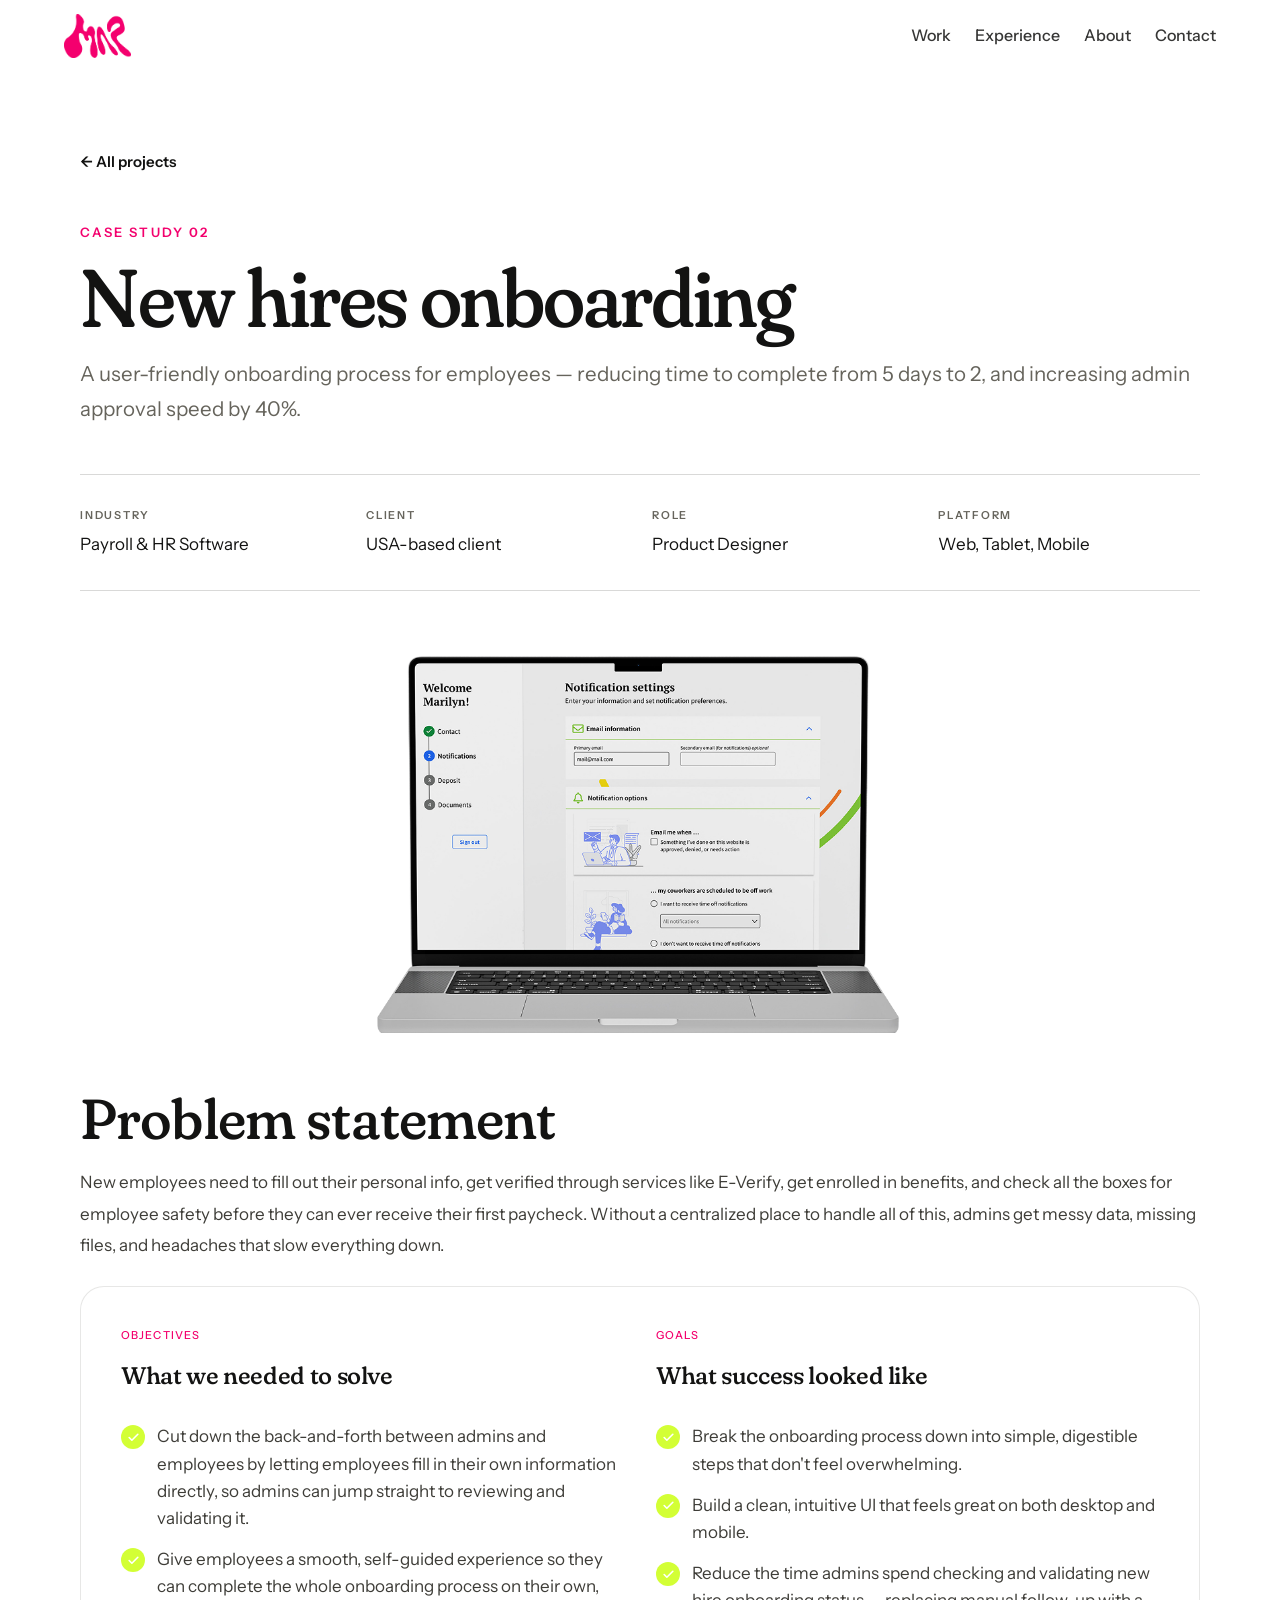
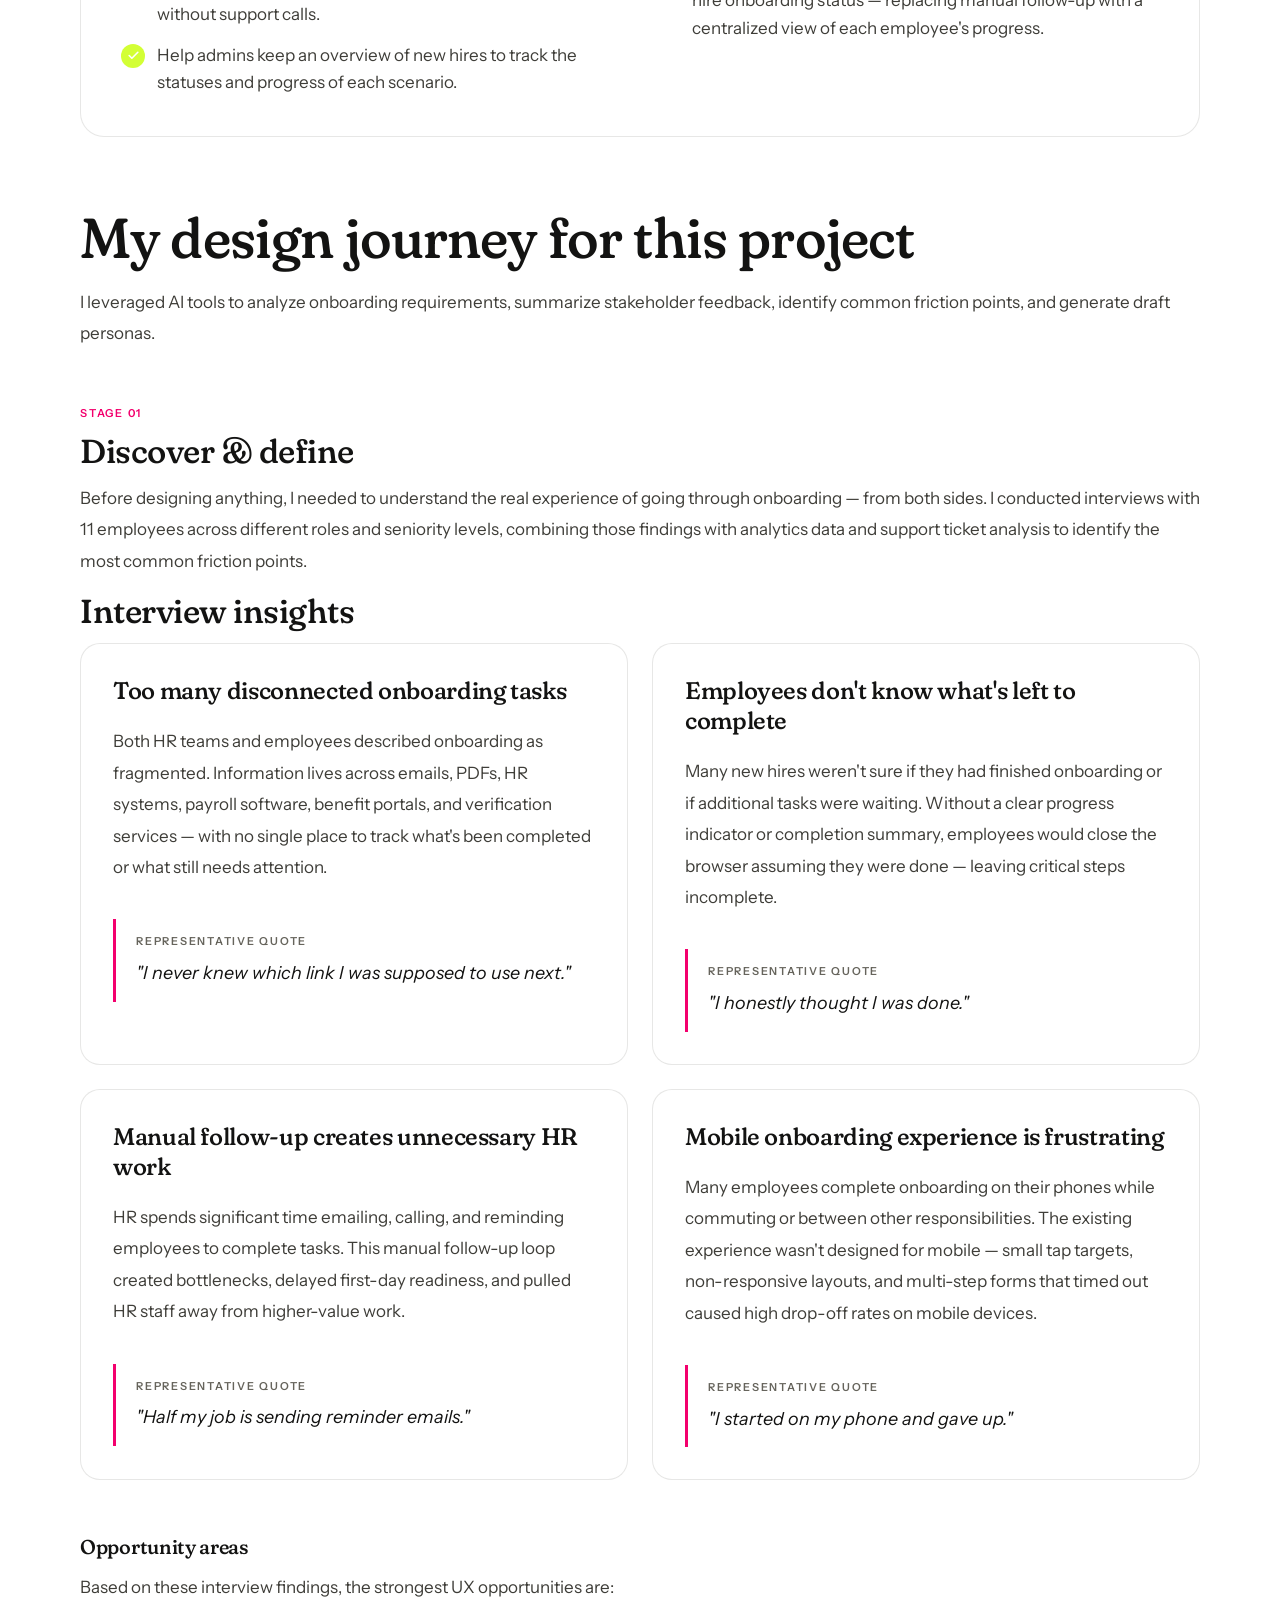
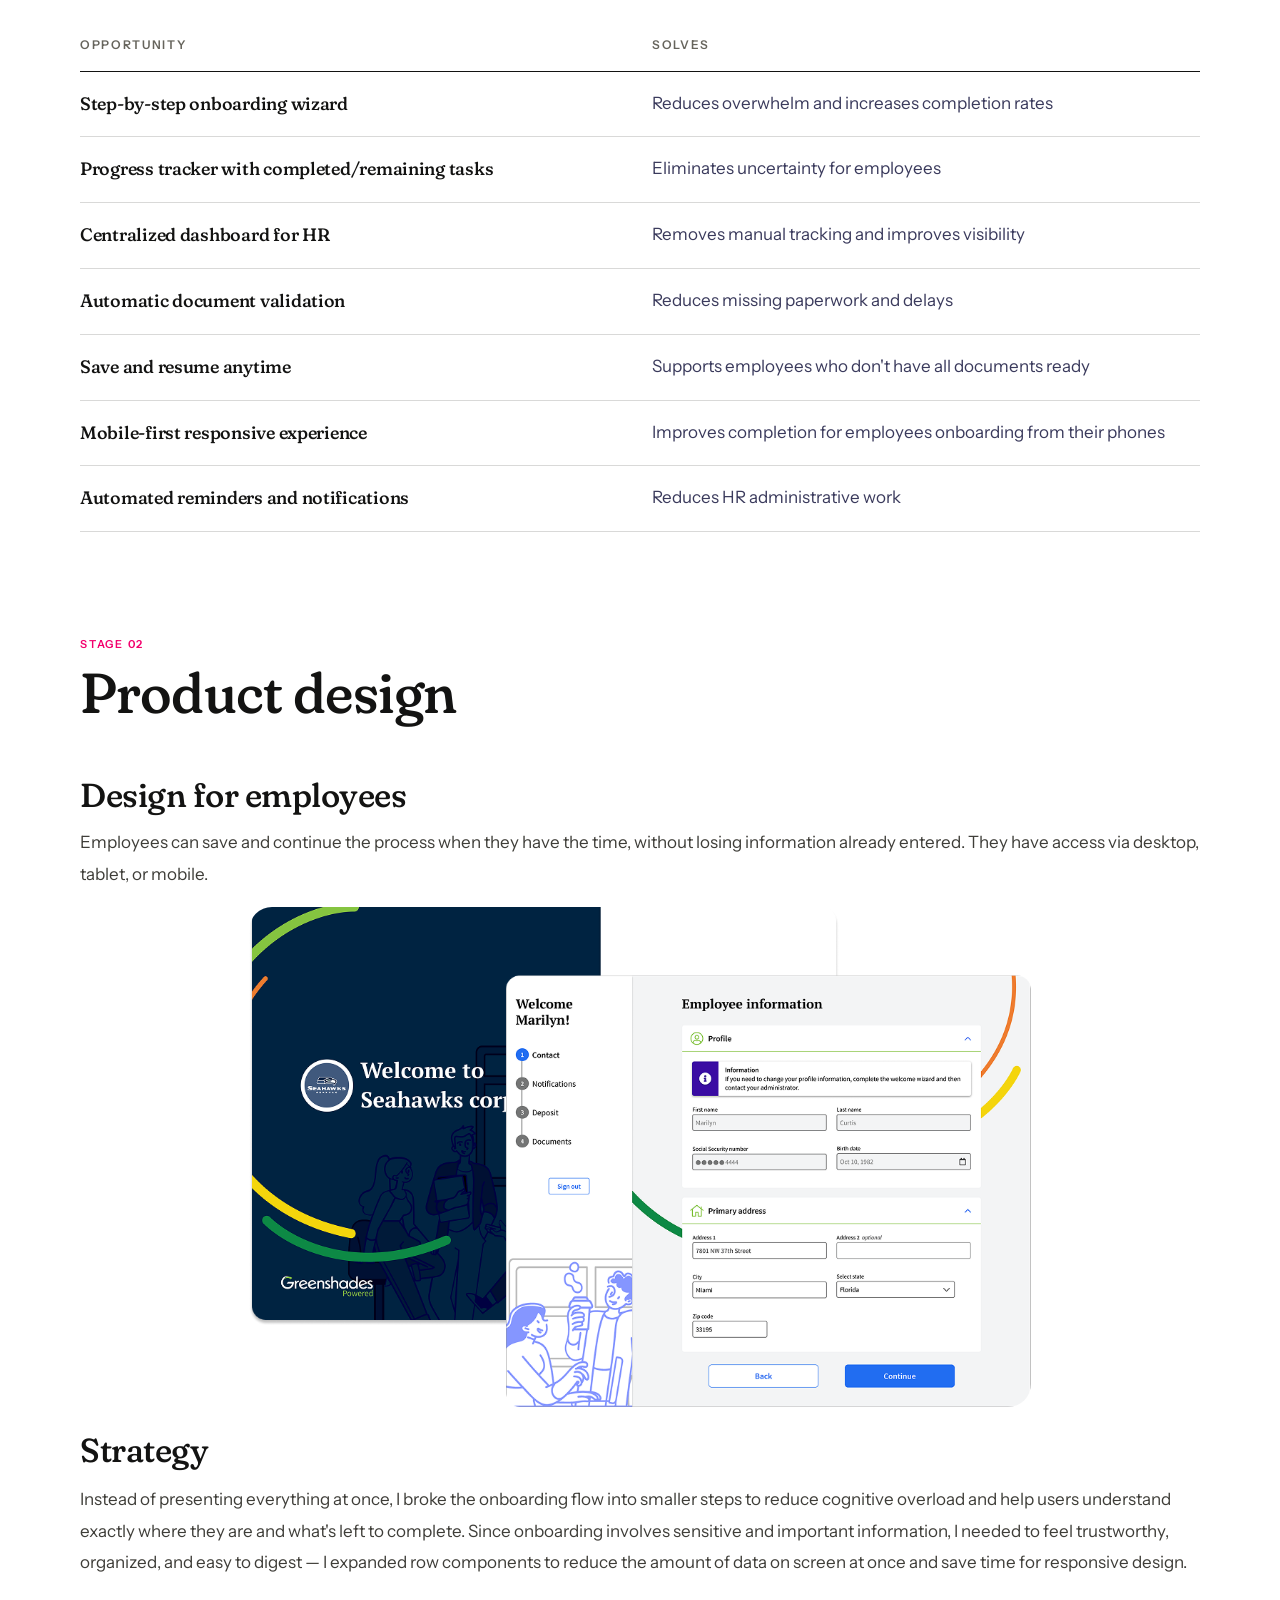
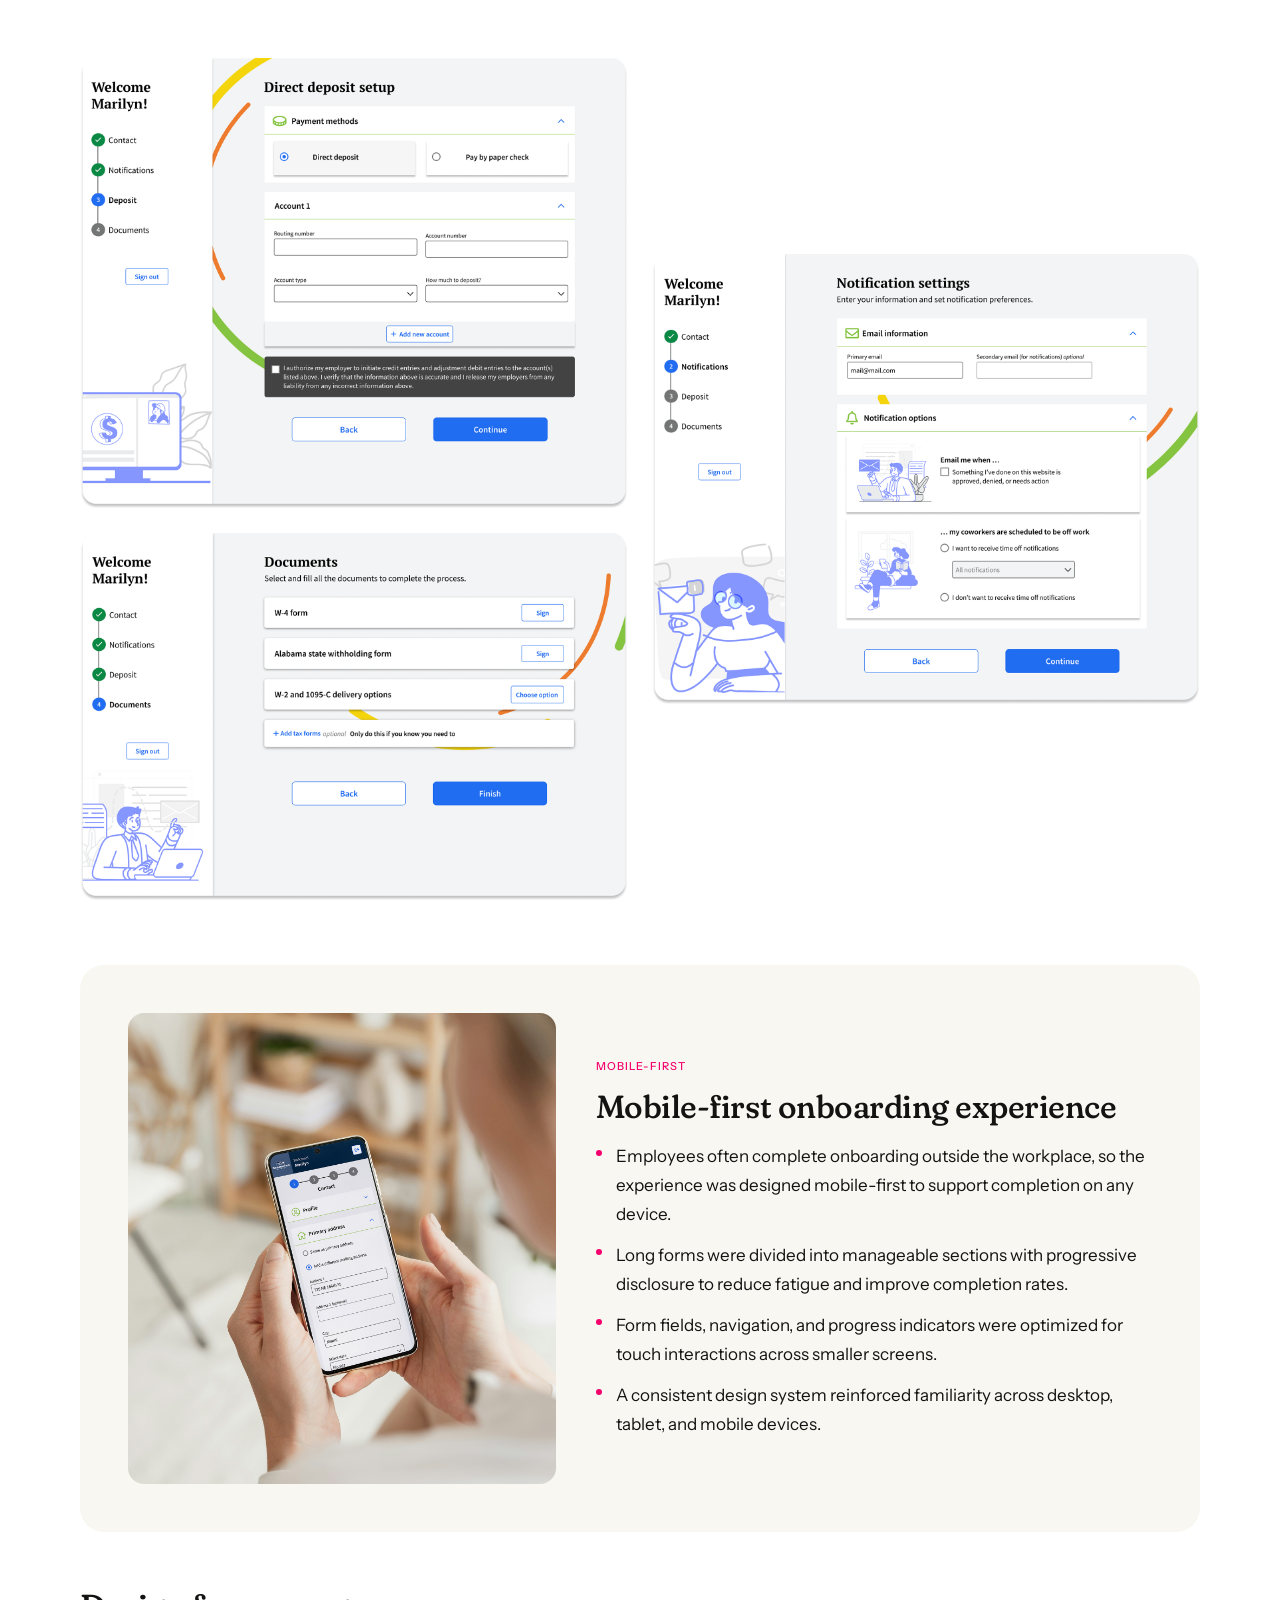
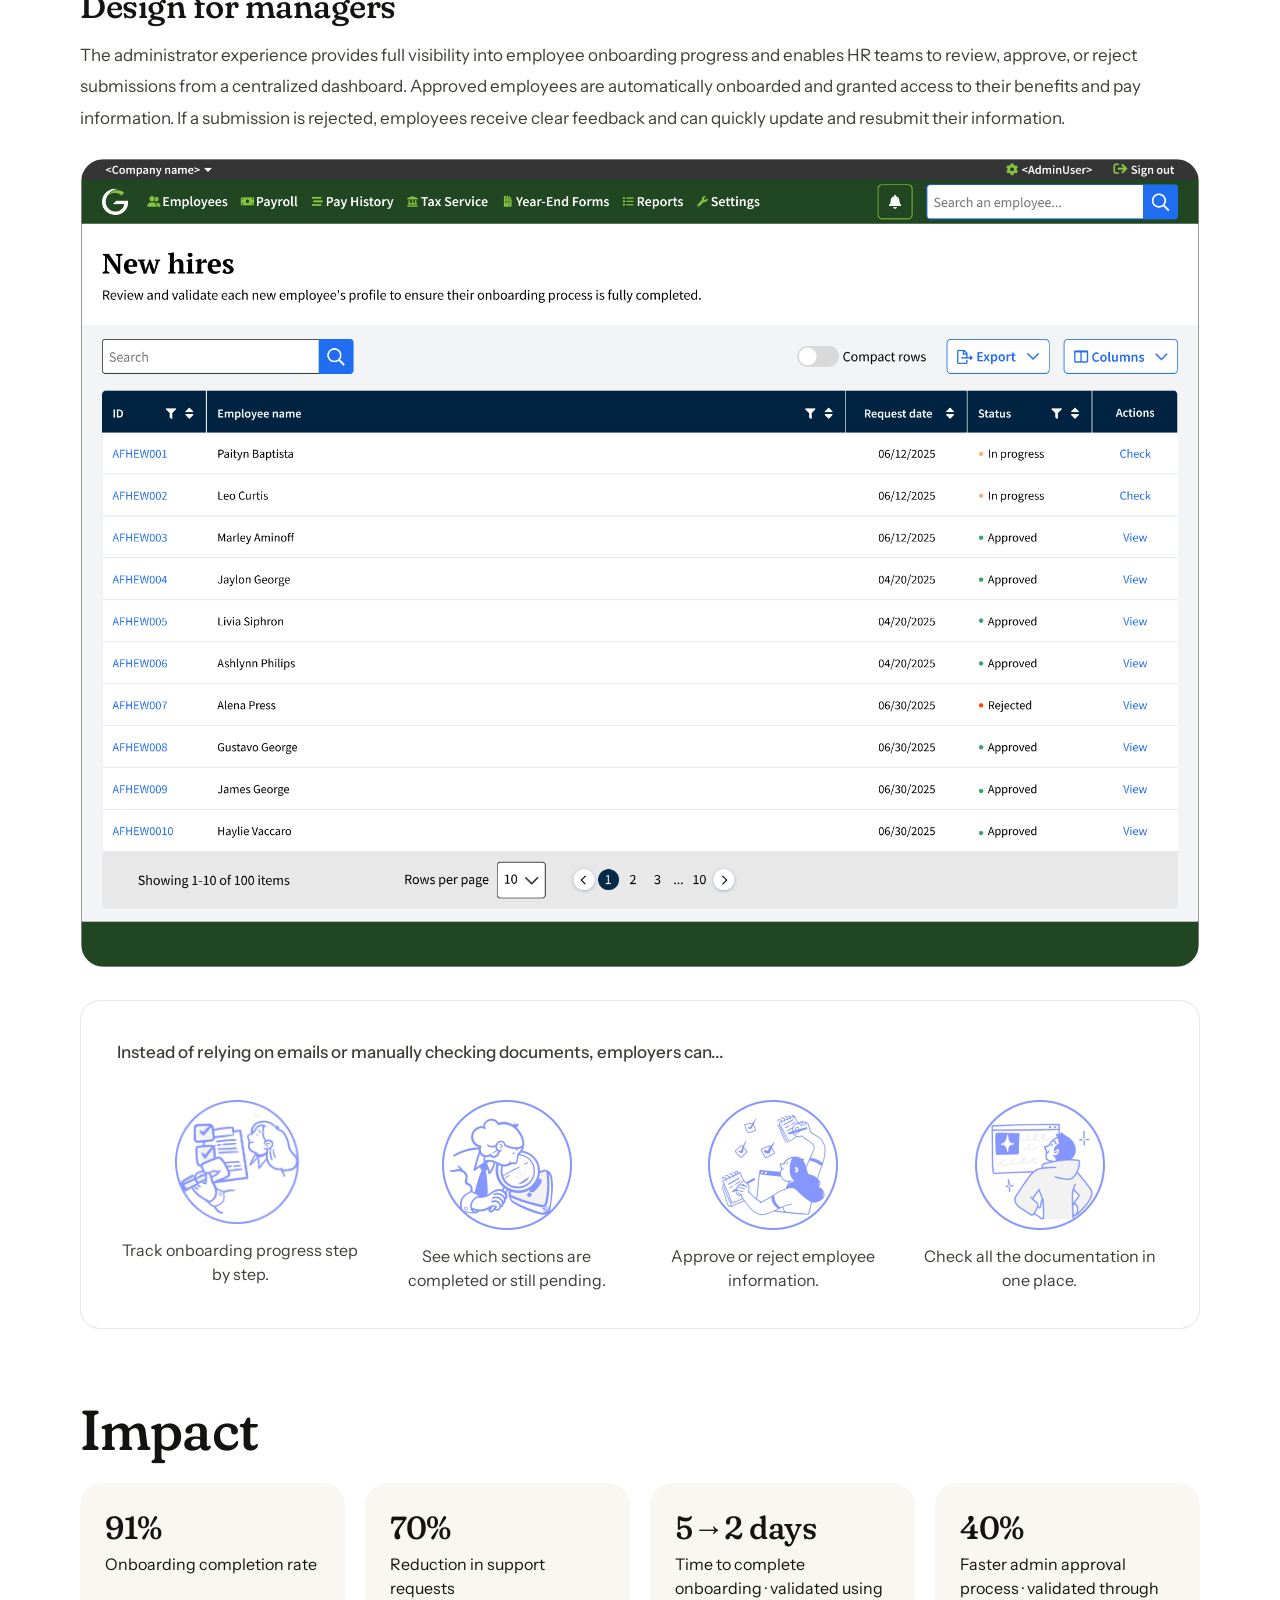
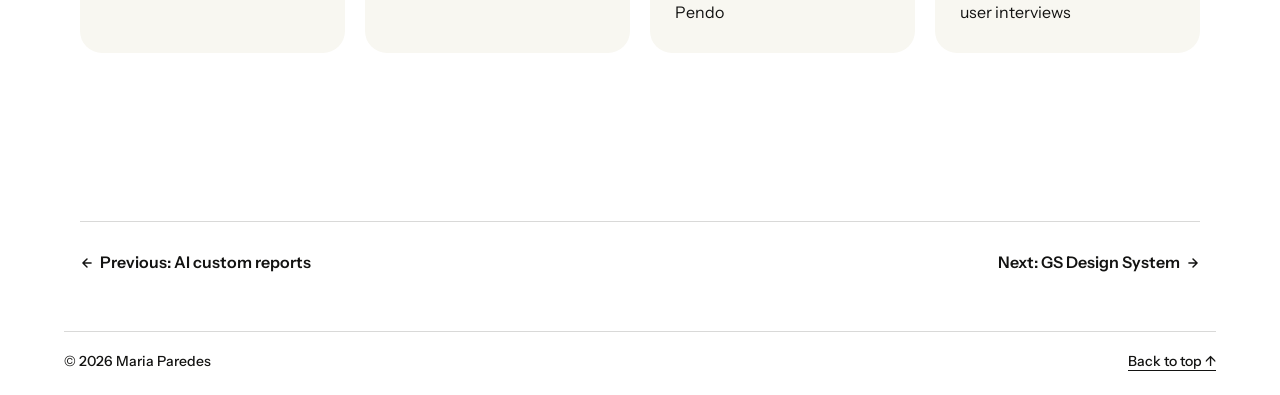
<file: case-2.html>
<!DOCTYPE html>
<html lang="en">
<head>
<!-- Google Tag Manager -->
<script>(function(w,d,s,l,i){w[l]=w[l]||[];w[l].push({'gtm.start':
new Date().getTime(),event:'gtm.js'});var f=d.getElementsByTagName(s)[0],
j=d.createElement(s),dl=l!='dataLayer'?'&l='+l:'';j.async=true;j.src=
'https://www.googletagmanager.com/gtm.js?id='+i+dl;f.parentNode.insertBefore(j,f);
})(window,document,'script','dataLayer','GTM-K2FJXDMW');</script>
<!-- End Google Tag Manager -->
<meta charset="UTF-8">
<meta name="viewport" content="width=device-width, initial-scale=1.0">
<title>New hires onboarding: reducing onboarding time by 70% · Maria</title>
<link rel="preconnect" href="https://fonts.googleapis.com">
<link rel="preconnect" href="https://fonts.gstatic.com" crossorigin>
<link href="https://fonts.googleapis.com/css2?family=Fraunces:opsz,wght,SOFT,WONK@9..144,300..700,0..100,0..1&family=Instrument+Sans:wght@400;500;600;700&display=swap" rel="stylesheet">
<style>
  :root {
    --primary: #EC0B7F;
    --secondary: #474dec;
    --bg: #fbfbfb;
    --sidebar-bg: #FFFFFF;
    --text: #1A1A2E;
    --text-muted: #6B6B85;
    --surface: #FFFFFF;
    --pink-tint: #FDE6F1;
    --pink-tint-text: #993556;
    --indigo-tint: #EAEAFC;
    --indigo-tint-text: #474dec;
    --border: #ECECF3;
    --sidebar-w: 400px;
    --fs-hero: 48px;
    --fs-display: 40px;
    --fs-h1: 32px;
    --fs-h2: 24px;
    --fs-h3: 18px;
    --fs-body-lg: 16px;
    --fs-body: 16px;
    --fs-ui: 13px;
    --fs-meta: 12px;
    --fs-eyebrow: 11px;
    --fs-icon: 20px;
    --fs-icon-lg: 64px;
    --fs-icon-xl: 80px;
  }
  * { margin:0; padding:0; box-sizing:border-box; }
  body { font-family:'Instrument Sans',sans-serif; background:var(--bg); color:var(--text); display:flex; min-height:100vh; }

  .sidebar {
    width:var(--sidebar-w); min-height:100vh;
    background:var(--sidebar-bg); border-right:1px solid var(--border);
    position:fixed; top:0; left:0;
    padding:36px 32px; display:flex; flex-direction:column; z-index:100;
  }
  .back-link {
    display:inline-flex; align-items:center; gap:8px;
    font-size:var(--fs-ui); font-weight:500; color:var(--text-muted);
    text-decoration:none; margin-bottom:36px; transition:color 0.2s;
  }
  .back-link:hover { color:var(--primary); }
  .sidebar h2 {
    font-family:'Fraunces',sans-serif; font-weight:500;
    font-size:22px; line-height:1.3; margin-bottom:6px; color:var(--text);
  }
  .sidebar .meta { font-size:var(--fs-meta); color:var(--text-muted); margin-bottom:32px; }
  .toc-label {
    font-size:var(--fs-eyebrow); font-weight:500; letter-spacing:0.1em;
    text-transform:uppercase; color:var(--text-muted); margin-bottom:12px;
  }
  .toc a {
    display:block; font-size:var(--fs-ui); color:var(--text-muted);
    text-decoration:none; padding:8px 0 8px 14px;
    margin-left:-14px; border-left:2px solid transparent;
    transition:all 0.2s;
  }
  .toc a:hover, .toc a.active { color:var(--primary); border-left-color:var(--primary); }
  .toc a.active { font-weight:500; }
  .toc a[href="#discover"], .toc a[href="#product-design"] {
    padding-left: 24px; font-size: var(--fs-ui); color: var(--text-muted);
  }
  .toc a[href="#affinity"], .toc a[href="#personas"], .toc a[href="#opportunities"],
  .toc a[href="#employees"], .toc a[href="#managers"] {
    padding-left: 36px; font-size: var(--fs-meta); color: var(--text-muted); opacity: 0.75;
  }
  .toc a.active { font-weight:500; }
  .sidebar-tags { display:flex; flex-wrap:wrap; gap:6px; margin-top:32px; }
  .stag {
    font-size:var(--fs-eyebrow); font-weight:500; padding:4px 12px;
    border-radius:999px; background:var(--indigo-tint); color:var(--indigo-tint-text);
  }
  .stag.pink { background:var(--pink-tint); color:var(--pink-tint-text); }

  .hamburger {
    display: none; position: fixed; top: 16px; left: 16px; z-index: 200;
    background: var(--primary); border: none; border-radius: 50%; width: 44px; height: 44px;
    cursor: pointer; align-items: center; justify-content: center; box-shadow: 0 2px 12px rgba(236,11,127,0.25);
  }
  .sidebar-overlay { display: none; position: fixed; inset: 0; background: rgba(26,26,46,0.4); z-index: 99; }
  .sidebar-overlay.active { display: block; }

  .main {
    margin-left:var(--sidebar-w); flex:1;
    display:flex; flex-direction:column; align-items:center;
    padding:60px 80px;
  }
  .main > * { width:100%; max-width:1100px; }

  .hero-eyebrow {
    font-size:var(--fs-eyebrow); font-weight:500; letter-spacing:0.12em;
    text-transform:uppercase; color:var(--primary); margin-bottom:14px;
  }
  .hero-title {
    font-family:'Fraunces',sans-serif; font-weight:500;
    font-size:var(--fs-hero); line-height:1.1; letter-spacing:-0.5px;
    margin-bottom:18px; color:var(--text);
  }
  .hero-sub {
    font-size:var(--fs-h3); line-height:1.7; color:var(--text-muted);
    margin-bottom:48px; width:100%;
  }

  .meta-bar {
    display: grid;
    grid-template-columns: repeat(4, 1fr);
    gap: 24px;
    padding: 32px 0;
    border-top: 1px solid #6b6b85;
    border-bottom: 1px solid #6b6b85;
    margin-bottom: 56px;
  }
  .meta-item { display: flex; flex-direction: column; gap: 6px; }
  .meta-item .meta-label {
    font-size: var(--fs-eyebrow); font-weight: 700; letter-spacing: 0.08em;
    text-transform: uppercase; color: var(--text-muted);
  }
  .meta-item .meta-value { font-size: var(--fs-body); color: var(--text); }

  .hero-image {
    width: 70% !important;
    margin-left: auto; margin-right: auto;
    border-radius: 20px; overflow: hidden; margin-bottom: 56px;
    border: 1px solid var(--border);
  }
  .hero-image img { width: 70%; height: auto; display: block; margin: 0 auto; }

  .cs-section { margin-bottom:72px; scroll-margin-top:40px; }
  .cs-section h3 {
    font-family:'Fraunces',sans-serif; font-weight:500;
    font-size:var(--fs-h1); margin-bottom:20px; color:var(--text);
  }
  .cs-section p { font-size:var(--fs-body); line-height:1.85; color:#3A3A5C; margin-bottom:16px; }
  .cs-section p:last-child { margin-bottom:0; }

  .callout {
    background:var(--indigo-tint); border-left:4px solid var(--secondary);
    border-radius:0 12px 12px 0; padding:20px 24px; margin:24px 0;
  }
  .callout p { font-size:var(--fs-body); line-height:1.7; color:var(--text); margin:0; }

  /* STAGE 01 DISCOVER */
  .discover-intro {
    display: grid; grid-template-columns: 1fr 1fr; gap: 32px;
    margin-bottom: 40px;
  }
  .discover-intro p { font-size: var(--fs-body); line-height: 1.85; color: #3A3A5C; margin: 0; }
  .discover-stat {
    background: #fff; border: 1px solid var(--border); border-radius: 16px;
    padding: 24px; display: flex; flex-direction: column; justify-content: center; gap: 10px;
    aspect-ratio: 1 / 1; max-width: 200px; align-self: start;
  }
  .discover-stat-avatar {
    width: 44px; height: 44px; border-radius: 50%; overflow: hidden;
    border: 2px solid var(--pink-tint); flex-shrink: 0;
  }
  .discover-stat-avatar img { width: 100%; height: 100%; object-fit: cover; object-position: top; display: block; }
  .discover-stat-value {
    font-family: 'Fraunces', sans-serif; font-weight: 500;
    font-size: var(--fs-h2); color: var(--primary); line-height: 1;
  }
  .discover-stat-label { font-size: var(--fs-ui); color: var(--text-muted); line-height: 1.4; }

  .pain-points { display: grid; grid-template-columns: 1fr 1fr; gap: 24px; }
  .pain-point {
    display: flex; flex-direction: column; gap: 20px;
    padding: 32px; background: #fff;
    border: 1px solid var(--border); border-radius: 20px;
  }
  .pain-point-left { display: flex; flex-direction: column; gap: 10px; }
  .pain-point-num {
    font-size: var(--fs-eyebrow); font-weight: 700; letter-spacing: 0.1em;
    text-transform: uppercase; color: var(--primary);
  }
  .pain-point-title {
    font-family: 'Fraunces', sans-serif; font-weight: 600;
    font-size: var(--fs-h2); color: var(--text); line-height: 1.25;
  }
  .most-frequent {
    display: inline-flex; align-items: center; gap: 6px;
    font-size: var(--fs-eyebrow); font-weight: 700; text-transform: uppercase;
    letter-spacing: 0.08em; color: var(--pink-tint-text);
    background: var(--pink-tint); padding: 4px 10px; border-radius: 999px;
    width: fit-content;
  }
  .pain-point-right { display: flex; flex-direction: column; gap: 20px; }
  .pain-point-desc { font-size: var(--fs-body); line-height: 1.85; color: #3A3A5C; }
  .quote-pull {
    border-left: 3px solid var(--primary);
    padding: 14px 20px;
    background: #fff;
    border-radius: 0 12px 12px 0;
  }
  .quote-pull-label {
    font-size: var(--fs-eyebrow); font-weight: 700; letter-spacing: 0.08em;
    text-transform: uppercase; color: var(--text-muted); margin-bottom: 8px;
  }
  .quote-pull blockquote {
    font-size: var(--fs-body-lg); font-style: italic; color: var(--text);
    line-height: 1.6; margin: 0;
  }

  .problem-grid {
    display: grid;
    grid-template-columns: 1fr 1fr;
    gap: 32px;
    margin-top: 24px;
    background: #fff;
    border-radius: 24px;
    border: 1px solid var(--border);
    padding: 40px;
  }
  .pg-col { display: flex; flex-direction: column; gap: 16px; }
  .pg-label {
    font-size: var(--fs-eyebrow); font-weight: 500; letter-spacing: 0.1em;
    text-transform: uppercase; color: var(--primary);
  }
  .pg-col h4 {
    font-family: 'Fraunces', sans-serif; font-weight: 500;
    font-size: var(--fs-h2); color: var(--text); line-height: 1.3;
  }
  .pg-col p { font-size: var(--fs-body); line-height: 1.8; color: #3A3A5C; margin: 0; }

  .goal-list { display: flex; flex-direction: column; gap: 14px; margin-top: 16px; }
  .goal-item { display: flex; align-items: flex-start; gap: 12px; }
  .goal-check {
    width: 24px; height: 24px; border-radius: 50%; background: var(--secondary); color: #fff;
    display: flex; align-items: center; justify-content: center; flex-shrink: 0; margin-top: 2px;
  }
  .goal-item p { margin: 0; font-size: var(--fs-body); color: #3A3A5C; line-height: 1.6; }

  .journey-grid {
    display: grid;
    grid-template-columns: 1fr 1fr;
    gap: 24px;
    margin-top: 24px;
  }
  .journey-step {
    background: #fff; border: 1px solid var(--border); border-radius: 16px;
    padding: 28px; text-align: left;
  }
  .journey-step .j-num {
    font-size: var(--fs-h3); font-weight: 700; color: var(--secondary); margin-bottom: 14px;
  }
  .journey-step h5 {
    font-family: 'Fraunces', sans-serif; font-size: var(--fs-h3);
    font-weight: 700; color: var(--text); margin-bottom: 10px;
  }
  .journey-step ul { list-style: none; padding: 0; margin: 0; display: flex; flex-direction: column; gap: 6px; }
  .journey-step li {
    font-size: var(--fs-ui); color: var(--text-muted); line-height: 1.5;
    position: relative; padding-left: 16px;
  }
  .journey-step li::before {
    content: ''; position: absolute; left: 0; top: 7px; width: 5px; height: 5px;
    border-radius: 50%; background: var(--primary);
  }

  .challenge-flow {
    display: grid; grid-template-columns: 1fr auto 1fr; gap: 24px;
    align-items: center; margin-top: 24px; background: #fff;
    border: 1px solid var(--border); border-radius: 20px; padding: 36px;
  }
  .challenge-side { display: flex; flex-direction: column; gap: 10px; }
  .challenge-side h5 {
    font-family: 'Fraunces', sans-serif; font-weight: 500;
    font-size: var(--fs-h3); color: var(--text);
  }
  .challenge-side p { font-size: var(--fs-body); color: var(--text-muted); line-height: 1.7; margin: 0; }
  .challenge-arrow { color: var(--primary); }

  .persona-grid { display:grid; grid-template-columns:repeat(2,1fr); gap:20px; margin-top:24px; }
  .persona-card {
    background:#fff; border:1px solid var(--border);
    border-radius:16px; padding:28px; display: grid; grid-template-columns: 100px 1fr; gap: 20px;
  }
  .persona-photo {
    width: 100px; height: 100px; border-radius: 12px; overflow: hidden;
    background: var(--indigo-tint); display: flex; align-items: center; justify-content: center;
    color: var(--text-muted); font-size: var(--fs-meta); text-align: center;
  }
  .persona-photo img { width: 100%; height: 100%; object-fit: cover; display: block; }
  .persona-name { font-weight:500; font-size:var(--fs-h3); margin-bottom:2px; font-family: 'Fraunces', sans-serif; }
  .persona-role { font-size:var(--fs-meta); color:var(--text-muted); margin-bottom:10px; }
  .persona-section-label {
    font-size: var(--fs-eyebrow); font-weight: 700; text-transform: uppercase;
    letter-spacing: 0.05em; color: var(--secondary); margin-top: 10px; margin-bottom: 4px;
  }
  .persona-section-label:first-of-type { margin-top: 0; }
  .persona-card ul { list-style: none; padding: 0; margin: 0; display: flex; flex-direction: column; gap: 4px; }
  .persona-card li {
    font-size: var(--fs-ui); color: var(--text-muted); line-height: 1.5;
    position: relative; padding-left: 14px;
  }
  .persona-card li::before {
    content: ''; position: absolute; left: 0; top: 7px; width: 4px; height: 4px;
    border-radius: 50%; background: var(--primary);
  }

  .stage-block--full { display: block; text-align: center; padding-top: 24px; }
  .stage-block--full:first-of-type { padding-top: 0; }
  .stage-title { font-family: 'Fraunces', sans-serif; font-weight: 500; font-size: var(--fs-h2); line-height: 1.3; color: var(--text); margin-bottom: 16px; }
  .stage-title--large { font-family: 'Fraunces', sans-serif; font-weight: 500; font-size: var(--fs-display); line-height: 1.15; margin-bottom: 20px; color: var(--text); }
  .stage-desc {
    font-size: var(--fs-body); line-height: 1.85; color: #3A3A5C;
    max-width: 760px; margin: 0 auto 32px;
  }
  .stage-full-image {
    width: 100%; background: var(--bg); border: 1px solid var(--border);
    border-radius: 16px; min-height: 280px; overflow: hidden;
  }
  .stage-full-image img { width:100%; height:100%; object-fit:cover; display:block; }

  .audience-tab {
    display: inline-flex; align-items: center; gap: 8px;
    background: var(--pink-tint); color: var(--pink-tint-text);
    font-size: var(--fs-ui); font-weight: 700; padding: 8px 18px;
    border-radius: 999px; margin-bottom: 24px;
  }

  .mobile-first {
    display: grid; grid-template-columns: 1fr 1.3fr; gap: 40px;
    align-items: center; background: var(--secondary); border-radius: 24px;
    padding: 48px; margin-top: 24px; color: #fff;
  }
  .mobile-first-image {
    background: rgba(255,255,255,0.08); border-radius: 16px; min-height: 280px;
    display: flex; align-items: center; justify-content: center; overflow: hidden;
  }
  .mobile-first-image img { width:100%; height:100%; object-fit:cover; display:block; }
  .mobile-first-text .pg-label { color: #FFE27A; margin-bottom: 12px; }
  .mobile-first-text h4 {
    font-family: 'Fraunces', sans-serif; font-weight: 500;
    font-size: var(--fs-h1); margin-bottom: 16px; line-height: 1.2;
  }
  .mobile-first-text ul { list-style: none; padding: 0; margin: 0; display: flex; flex-direction: column; gap: 12px; }
  .mobile-first-text li {
    font-size: var(--fs-body); line-height: 1.7; color: rgba(255,255,255,0.85);
    position: relative; padding-left: 20px;
  }
  .mobile-first-text li::before {
    content: ''; position: absolute; left: 0; top: 8px; width: 6px; height: 6px;
    border-radius: 50%; background: #FFE27A;
  }

  /* OPPORTUNITY AREAS TABLE */
  .opportunity-intro { font-size: var(--fs-body); color: #3A3A5C; line-height: 1.7; margin-bottom: 24px; }
  .opportunity-table { width: 100%; border-radius: 16px; overflow: hidden; border: 1px solid var(--border); margin-bottom: 32px; box-shadow: 0 8px 32px rgba(26,26,46,0.08); }
  .opp-header { display: grid; grid-template-columns: 1fr 1fr; background: var(--text); padding: 16px 24px; gap: 24px; }
  .opp-header span { font-family: 'Fraunces', sans-serif; font-weight: 500; font-size: var(--fs-ui); color: #fff; text-transform: uppercase; letter-spacing: 0.06em; }
  .opp-row { display: grid; grid-template-columns: 1fr 1fr; padding: 18px 24px; gap: 24px; border-bottom: 1px solid var(--border); background: #fff; align-items: start; }
  .opp-row:last-child { border-bottom: none; }
  .opp-row:nth-child(even) { background: var(--bg); }
  .opp-opportunity { font-size: var(--fs-body); color: var(--text); font-weight: 500; }
  .opp-solves { font-size: var(--fs-body); color: #3A3A5C; }
  .opportunity-note { font-size: var(--fs-body); color: #3A3A5C; line-height: 1.75; padding: 24px; background: var(--indigo-tint); border-radius: 12px; border-left: 4px solid var(--secondary); }

  .workflow-row {
    display: grid; grid-template-columns: repeat(4,1fr); gap: 20px; margin-top: 32px;
  }
  .workflow-item { text-align: center; }
  .workflow-icon-img {
    width: 130px;
    margin: 0 auto 14px;
  }
  .workflow-icon-img img { width: 100%; height: auto; object-fit: contain; display: block; }
  .workflow-item p { font-size: 16px; color: var(--text); line-height: 1.5; margin: 0; }

  /* FLOATING SCREENS — 2 left stacked, 1 right, dark bg */
  .floating-screens {
    display: grid;
    grid-template-columns: 1fr 1fr;
    grid-template-rows: auto auto;
    gap: 24px;
    padding: 40px 0;
    margin-top: 40px;
    align-items: start;
  }
  .floating-screen {
    border-radius: 0;
    overflow: hidden;
    box-shadow: none;
  }
  .floating-screen img { width: 100%; height: auto; display: block; }
  .floating-screen--left  { grid-column: 1; grid-row: 1; }
  .floating-screen--right { grid-column: 1; grid-row: 2; }
  .floating-screen--center {
    grid-column: 2;
    grid-row: 1 / span 2;
    align-self: center;
  }

  .impact-section { margin-top: 24px; }
  .impact-grid { display: grid; grid-template-columns: repeat(4, 1fr); gap: 20px; }
  .impact-card {
    background: #fff; border: 1px solid var(--border); border-radius: 16px;
    padding: 28px 24px; display: flex; flex-direction: column; gap: 8px;
  }
  .impact-card-value {
    font-family: 'Fraunces', sans-serif; font-weight: 500;
    font-size: var(--fs-h1); color: var(--primary); line-height: 1;
  }
  .impact-card-label { font-size: 16px; color: var(--text); line-height: 1.5; }

  .case-nav {
    display:flex; justify-content:space-between; align-items:center;
    padding-top:40px; margin-top:80px;
  }
  .case-nav a {
    text-decoration:none; color:var(--text-muted); font-size:var(--fs-ui); font-weight:500;
    display:flex; align-items:center; gap:6px; transition:color 0.2s;
  }
  .case-nav a:hover { color:var(--primary); }

  @media (max-width: 1024px) {
    :root { --sidebar-w: 280px; }
    .main { padding: 48px 40px; }
    .hero-title { font-size: var(--fs-display); }
    .problem-grid { grid-template-columns: 1fr; }
    .persona-grid { grid-template-columns: 1fr; }
    .discover-intro { grid-template-columns: 1fr; }
    .pain-point { grid-template-columns: 1fr; gap: 20px; padding: 24px; }
    .pain-points { grid-template-columns: 1fr; }
    .floating-screens { grid-template-columns: 1fr; padding: 24px; gap: 16px; }
    .floating-screen--center { grid-column: 1; grid-row: auto; }
    .mobile-first { grid-template-columns: 1fr; }
    .impact-grid { grid-template-columns: 1fr 1fr; gap: 32px; }
    .workflow-row { grid-template-columns: 1fr 1fr; }
    .challenge-flow { grid-template-columns: 1fr; text-align: center; }
    .challenge-arrow { transform: rotate(90deg); margin: 0 auto; }
  }

  @media (max-width: 768px) {
    body { flex-direction: column; }
        .sidebar {
      transform: translateX(-100%); transition: transform 0.3s ease;
      width: 300px; z-index: 150; overflow-y: auto;
    }
    .sidebar.open { transform: translateX(0); }
    .main { margin-left: 0; padding: 72px 24px 48px; }
    .main > * { max-width: 100%; }
    .hero-title { font-size: var(--fs-h1); }
    .hero-image { width: 100% !important; }
    .meta-bar { grid-template-columns: 1fr 1fr; gap: 20px; }
    .journey-grid { grid-template-columns: 1fr; }
    .stage-title--large { font-size: var(--fs-h2); }
    .stage-desc { margin: 0 0 20px; text-align: left; }
    .impact-grid { grid-template-columns: 1fr 1fr; }
    .workflow-row { grid-template-columns: 1fr 1fr; }
    .problem-grid { padding: 24px; }
    .persona-card { grid-template-columns: 1fr; }
  }

  @media (max-width: 480px) {
    .main { padding: 64px 16px 32px; }
    .hero-title { font-size: var(--fs-h2); }
    .cs-section h3 { font-size: var(--fs-h2); }
    .impact-grid { grid-template-columns: 1fr; }
    .workflow-row { grid-template-columns: 1fr; }
  }


  /* ── PHASE STYLES FROM CASE-1 ── */
  .phase-block { scroll-margin-top: 40px;
      margin-top: 64px;
      padding-top: 56px;
      border-top: 1px solid #6b6b85;
    }
  .phase-block:first-of-type { margin-top: 40px; padding-top: 0; border-top: none; }
  .phase-header {
      display: grid;
      grid-template-columns: 1fr 1fr;
      gap: 48px;
      align-items: start;
      margin-bottom: 32px;
    }
  .phase-header--full { grid-template-columns: 1fr; }
  .phase-header--full p { max-width: 100%; }
  .phase-num-label {
      font-size: var(--fs-eyebrow);
      font-weight: 700;
      letter-spacing: 0.1em;
      text-transform: uppercase;
      color: var(--primary);
      margin-bottom: 10px;
    }
  .phase-stage-title {
    font-family: 'Fraunces', sans-serif;
    font-weight: 500;
    font-size: var(--fs-h2);
    color: var(--text);
    line-height: 1.2;
    margin-bottom: 24px;
  }
  .phase-header h4 {
      font-family: 'Fraunces', sans-serif;
      font-weight: 500;
      font-size: var(--fs-h2);
      color: var(--text);
      line-height: 1.2;
    }
  .phase-header p {
      font-size: var(--fs-body-lg);
      line-height: 1.75;
      color: #3A3A5C;
      margin: 12px 0 0;
      max-width: 640px;
    }
  .phase-subsections { scroll-margin-top: 40px;
      margin-top: 56px;
      padding-top: 48px;
      border-top: 1px solid #6b6b85;
      display: flex;
      flex-direction: column;
      gap: 56px;
    }
  .phase-subsections--no-divider {
      border-top: none;
      padding-top: 0;
    }
  .phase-subsection-title {
      font-family: 'Fraunces', sans-serif;
      font-weight: 500;
      font-size: var(--fs-h3);
      color: var(--text);
      margin-bottom: 12px;
    }
  .phase-subsection > p { font-size: var(--fs-body); line-height: 1.85; color: #3A3A5C; margin-bottom: 16px; }

  /* MOBILE NAV BAR */
  .top-bar {
    display: none;
    position: fixed;
    top: 0; left: 0; right: 0;
    height: 60px;
    background: #ffffff;
    border-bottom: 1px solid #ECECF3;
    z-index: 300;
    padding: 0 16px;
    flex-direction: row;
    align-items: center;
    justify-content: space-between;
  }
  .top-bar-left {
    display: flex;
    flex-direction: row;
    align-items: center;
    gap: 10px;
  }
  .top-bar-logo {
    width: 36px;
    height: 36px;
    display: flex;
    align-items: center;
    justify-content: center;
  }
  .top-bar-logo img {
    width: 100%;
    height: 100%;
    object-fit: contain;
  }
  .top-bar-text {}
  .top-bar-name {
    display: block;
    font-family: 'Fraunces', sans-serif;
    font-weight: 500;
    font-size: 14px;
    color: #1A1A2E;
    line-height: 1.2;
  }
  .top-bar-role {
    display: block;
    font-size: 11px;
    color: #6B6B85;
    line-height: 1.2;
  }
  .top-bar-menu {
    background: none;
    border: none;
    cursor: pointer;
    padding: 6px;
    display: flex;
    align-items: center;
    color: #1A1A2E;
  }
  @media (max-width: 768px) {
    .top-bar { display: flex; }
    .avatar { display: block; text-decoration: none; display: none; }
    .sidebar { padding-top: 80px; }
    .main { padding-top: 80px; }
  }

  /* Mobile menu polish */
  .top-bar-menu:focus { outline: none; }
  .top-bar-menu:focus-visible { outline: 2px solid var(--primary); outline-offset: 2px; border-radius: 8px; }
  @media (max-width: 768px) {
    body.menu-open { overflow: hidden; }
    .sidebar { top: 60px; min-height: 0; height: calc(100vh - 60px); height: calc(100dvh - 60px); padding-top: 32px; box-shadow: 0 12px 40px rgba(26,26,46,0.14); }
    .sidebar-overlay { top: 60px; }
    .sidebar-overlay.active { display: block; }
  }
</style>
<link rel="stylesheet" href="css/case.css?v=20261123b">
<!-- Google tag (gtag.js) -->
<script async src="https://www.googletagmanager.com/gtag/js?id=G-NF486Z0G3G"></script>
<script>
  window.dataLayer = window.dataLayer || [];
  function gtag(){dataLayer.push(arguments);}
  gtag('js', new Date());
  gtag('config', 'G-NF486Z0G3G');
</script>
<script src="https://t.contentsquare.net/uxa/7a04c337af5e3.js" defer></script>
</head>
<body>
<header class="nav">
  <a class="logo" href="index.html" aria-label="Maria Paredes, home"><img src="img/logo.png" alt="" width="687" height="433"></a>
  <nav class="links" aria-label="Main">
    <a href="index.html#work">Work</a>
    <a href="index.html#experience">Experience</a>
    <a href="about.html">About</a>
    <a href="index.html#contact">Contact</a>
  </nav>
</header>
<!-- Google Tag Manager (noscript) -->
<noscript><iframe src="https://www.googletagmanager.com/ns.html?id=GTM-K2FJXDMW"
height="0" width="0" style="display:none;visibility:hidden"></iframe></noscript>
<!-- End Google Tag Manager (noscript) -->




<div class="sidebar-overlay" id="overlay"></div>


<main class="main" id="top">
  <a class="case-back" href="projects.html">← All projects</a>

  <div class="hero-eyebrow">Case Study 02</div>
  <h1 class="hero-title">New hires onboarding</h1>
  <p class="hero-sub">A user-friendly onboarding process for employees — reducing time to complete from 5 days to 2, and increasing admin approval speed by 40%.</p>

  <div class="meta-bar">
    <div class="meta-item">
      <span class="meta-label">Industry</span>
      <span class="meta-value">Payroll & HR Software</span>
    </div>
    <div class="meta-item">
      <span class="meta-label">Client</span>
      <span class="meta-value">USA-based client</span>
    </div>
    <div class="meta-item">
      <span class="meta-label">Role</span>
      <span class="meta-value">Product Designer</span>
    </div>
    <div class="meta-item">
      <span class="meta-label">Platform</span>
      <span class="meta-value">Web, Tablet, Mobile</span>
    </div>
  </div>

  <div class="hero-image">
    <img src="img/NewHiresCard.png" alt="New hires onboarding overview">
  </div>

  <section class="cs-section" id="problem">
    <h3>Problem statement</h3>
    <p>New employees need to fill out their personal info, get verified through services like E-Verify, get enrolled in benefits, and check all the boxes for employee safety before they can ever receive their first paycheck. Without a centralized place to handle all of this, admins get messy data, missing files, and headaches that slow everything down.</p>

    <div class="problem-grid">
      <div class="pg-col">
        <div class="pg-label">Objectives</div>
        <h4>What we needed to solve</h4>
        <div class="goal-list">
          <div class="goal-item">
            <div class="goal-check"><svg width="13" height="13" viewBox="0 0 24 24" fill="none" stroke="#fff" stroke-width="3" stroke-linecap="round" stroke-linejoin="round"><polyline points="20 6 9 17 4 12"/></svg></div>
            <p>Cut down the back-and-forth between admins and employees by letting employees fill in their own information directly, so admins can jump straight to reviewing and validating it.</p>
          </div>
          <div class="goal-item">
            <div class="goal-check"><svg width="13" height="13" viewBox="0 0 24 24" fill="none" stroke="#fff" stroke-width="3" stroke-linecap="round" stroke-linejoin="round"><polyline points="20 6 9 17 4 12"/></svg></div>
            <p>Give employees a smooth, self-guided experience so they can complete the whole onboarding process on their own, without support calls.</p>
          </div>
          <div class="goal-item">
            <div class="goal-check"><svg width="13" height="13" viewBox="0 0 24 24" fill="none" stroke="#fff" stroke-width="3" stroke-linecap="round" stroke-linejoin="round"><polyline points="20 6 9 17 4 12"/></svg></div>
            <p>Help admins keep an overview of new hires to track the statuses and progress of each scenario.</p>
          </div>
        </div>
      </div>
      <div class="pg-col">
        <div class="pg-label">Goals</div>
        <h4>What success looked like</h4>
        <div class="goal-list">
          <div class="goal-item">
            <div class="goal-check"><svg width="13" height="13" viewBox="0 0 24 24" fill="none" stroke="#fff" stroke-width="3" stroke-linecap="round" stroke-linejoin="round"><polyline points="20 6 9 17 4 12"/></svg></div>
            <p>Break the onboarding process down into simple, digestible steps that don't feel overwhelming.</p>
          </div>
          <div class="goal-item">
            <div class="goal-check"><svg width="13" height="13" viewBox="0 0 24 24" fill="none" stroke="#fff" stroke-width="3" stroke-linecap="round" stroke-linejoin="round"><polyline points="20 6 9 17 4 12"/></svg></div>
            <p>Build a clean, intuitive UI that feels great on both desktop and mobile.</p>
          </div>
          <div class="goal-item">
            <div class="goal-check"><svg width="13" height="13" viewBox="0 0 24 24" fill="none" stroke="#fff" stroke-width="3" stroke-linecap="round" stroke-linejoin="round"><polyline points="20 6 9 17 4 12"/></svg></div>
            <p>Reduce the time admins spend checking and validating new hire onboarding status — replacing manual follow-up with a centralized view of each employee's progress.</p>
          </div>
        </div>
      </div>
    </div>
  </section>

  <section class="cs-section" id="journey">
    <h3>My design journey for this project</h3>
    <p>I leveraged AI tools to analyze onboarding requirements, summarize stakeholder feedback, identify common friction points, and generate draft personas.</p>

    <!-- Subsection: Stage 01 — Discover & Define -->
    <div class="phase-subsections phase-subsections--no-divider">

      <div class="phase-subsection" id="discover">
        <div class="phase-num-label">Stage 01</div>
        <h4 class="phase-stage-title">Discover & define</h4>

        <p>Before designing anything, I needed to understand the real experience of going through onboarding — from both sides. I conducted interviews with 11 employees across different roles and seniority levels, combining those findings with analytics data and support ticket analysis to identify the most common friction points.</p>

    <h4 id="affinity" class="phase-stage-title" style="margin-bottom:20px;">Interview insights</h4>
    <div class="pain-points">

      <!-- Pain Point 4 — Most frequent — moved to first position -->
      <div class="pain-point">
        <div class="pain-point-left">
          <div class="pain-point-title">Too many disconnected onboarding tasks</div>
        </div>
        <div class="pain-point-right">
          <p class="pain-point-desc">Both HR teams and employees described onboarding as fragmented. Information lives across emails, PDFs, HR systems, payroll software, benefit portals, and verification services — with no single place to track what's been completed or what still needs attention.</p>
          <div class="quote-pull">
            <div class="quote-pull-label">Representative quote</div>
            <blockquote>"I never knew which link I was supposed to use next."</blockquote>
          </div>
        </div>
      </div>

      <!-- Pain Point 1 -->
      <div class="pain-point">
        <div class="pain-point-left">
          <div class="pain-point-title">Employees don't know what's left to complete</div>
        </div>
        <div class="pain-point-right">
          <p class="pain-point-desc">Many new hires weren't sure if they had finished onboarding or if additional tasks were waiting. Without a clear progress indicator or completion summary, employees would close the browser assuming they were done — leaving critical steps incomplete.</p>
          <div class="quote-pull">
            <div class="quote-pull-label">Representative quote</div>
            <blockquote>"I honestly thought I was done."</blockquote>
          </div>
        </div>
      </div>

      <!-- Pain Point 2 -->
      <div class="pain-point">
        <div class="pain-point-left">
          <div class="pain-point-title">Manual follow-up creates unnecessary HR work</div>
        </div>
        <div class="pain-point-right">
          <p class="pain-point-desc">HR spends significant time emailing, calling, and reminding employees to complete tasks. This manual follow-up loop created bottlenecks, delayed first-day readiness, and pulled HR staff away from higher-value work.</p>
          <div class="quote-pull">
            <div class="quote-pull-label">Representative quote</div>
            <blockquote>"Half my job is sending reminder emails."</blockquote>
          </div>
        </div>
      </div>

      <!-- Pain Point 3 -->
      <div class="pain-point">
        <div class="pain-point-left">
          <div class="pain-point-title">Mobile onboarding experience is frustrating</div>
        </div>
        <div class="pain-point-right">
          <p class="pain-point-desc">Many employees complete onboarding on their phones while commuting or between other responsibilities. The existing experience wasn't designed for mobile — small tap targets, non-responsive layouts, and multi-step forms that timed out caused high drop-off rates on mobile devices.</p>
          <div class="quote-pull">
            <div class="quote-pull-label">Representative quote</div>
            <blockquote>"I started on my phone and gave up."</blockquote>
          </div>
        </div>
      </div>

    </div>
      </div>

      <!-- Subsection: User Personas -->
    <div class="phase-subsection" id="personas" style="display:none;">
      <h5 class="phase-subsection-title">User personas</h5>
    <div class="persona-grid">

      <div class="persona-card">
        <div class="persona-photo">[ Photo ]</div>
        <div>
          <div class="persona-name">Emily, 42</div>
          <div class="persona-role">HR Manager</div>
          <p style="font-size:var(--fs-ui); color:var(--text-muted); margin-bottom:10px; line-height:1.5;">Emily is an HR manager at a mid-size company. She's comfortable with software, but easily frustrated by manual, repetitive work. Most of her time gets spent making sure new employees onboard correctly and on time, juggling phone calls and paperwork.</p>
          <div class="persona-section-label">Pain points</div>
          <ul>
            <li>She loses a lot of time chasing down missing forms and confirming employee details.</li>
            <li>Important paperwork frequently gets lost or duplicated.</li>
            <li>Mixed in with email, it's hard to keep track of who's completed what.</li>
          </ul>
          <div class="persona-section-label">What she needs</div>
          <ul>
            <li>An easy way to track onboarding progress and let employees complete it on their own.</li>
            <li>A single place to receive and update employee information.</li>
            <li>A clear view of where each employee is in the process at any given time.</li>
          </ul>
        </div>
      </div>

      <div class="persona-card">
        <div class="persona-photo">[ Photo ]</div>
        <div>
          <div class="persona-name">Michael, 33</div>
          <div class="persona-role">New Hire</div>
          <p style="font-size:var(--fs-ui); color:var(--text-muted); margin-bottom:10px; line-height:1.5;">Michael is a new employee who just wants to hit the ground running. He's always on the phone and busy juggling a bunch of things from his phone while starting at a new company. He never has all his documents ready at once, so he wants the flexibility to come back and complete the rest of his onboarding when it's most convenient.</p>
          <div class="persona-section-label">Pain points</div>
          <ul>
            <li>The onboarding process was complicated, especially with all the documentation he needed to dig up and provide.</li>
            <li>He never has all his documents ready at once, so he ends up leaving the process incomplete, which is really frustrating.</li>
          </ul>
          <div class="persona-section-label">What he needs</div>
          <ul>
            <li>A simple, friendly experience that doesn't make the process feel overwhelming.</li>
            <li>The ability to pause and come back to the process at different moments of the day without losing his progress.</li>
            <li>A clear list of everything he needs to complete, so he's not caught off guard halfway through.</li>
          </ul>
        </div>
      </div>

    </div>
      </div>

      <!-- Subsection: Opportunity Areas -->
      <div class="phase-subsection" id="opportunities">
        <h5 class="phase-stage-title">Opportunity areas</h5>
    <p class="opportunity-intro">Based on these interview findings, the strongest UX opportunities are:</p>
    <div class="opportunity-table">
      <div class="opp-header">
        <span>Opportunity</span>
        <span>Solves</span>
      </div>
      <div class="opp-row">
        <div class="opp-opportunity">Step-by-step onboarding wizard</div>
        <div class="opp-solves">Reduces overwhelm and increases completion rates</div>
      </div>
      <div class="opp-row">
        <div class="opp-opportunity">Progress tracker with completed/remaining tasks</div>
        <div class="opp-solves">Eliminates uncertainty for employees</div>
      </div>
      <div class="opp-row">
        <div class="opp-opportunity">Centralized dashboard for HR</div>
        <div class="opp-solves">Removes manual tracking and improves visibility</div>
      </div>
      <div class="opp-row">
        <div class="opp-opportunity">Automatic document validation</div>
        <div class="opp-solves">Reduces missing paperwork and delays</div>
      </div>
      <div class="opp-row">
        <div class="opp-opportunity">Save and resume anytime</div>
        <div class="opp-solves">Supports employees who don't have all documents ready</div>
      </div>
      <div class="opp-row">
        <div class="opp-opportunity">Mobile-first responsive experience</div>
        <div class="opp-solves">Improves completion for employees onboarding from their phones</div>
      </div>
      <div class="opp-row">
        <div class="opp-opportunity">Automated reminders and notifications</div>
        <div class="opp-solves">Reduces HR administrative work</div>
      </div>
      </div>
    </div>

    </div>
  </section>

  <!-- STAGE 02 — PRODUCT DESIGN -->
  <section class="cs-section" id="product-design">
    <div class="phase-num-label">Stage 02</div>
    <h3>Product design</h3>

    <div class="phase-subsections phase-subsections--no-divider">

      <!-- For Employees -->
      <div class="phase-subsection" id="employees">
    <div class="stage-block--full">
      <h4 class="stage-title stage-title--large" style="font-size:var(--fs-h2); margin-bottom:16px;">Design for employees</h4>
      <p class="stage-desc">Employees can save and continue the process when they have the time, without losing information already entered. They have access via desktop, tablet, or mobile.</p>
      <div class="stage-full-image" style="width:70%; margin-left:auto; margin-right:auto;"><img src="img/NHimage01.png" alt="Employee onboarding flow — welcome and information steps"></div>
    </div>

    <div class="stage-block" style="margin-top:24px;">
      <div class="stage-left">
        <h4 class="stage-title" style="font-size:var(--fs-h2); margin-bottom:16px;">Strategy</h4>
        <p>Instead of presenting everything at once, I broke the onboarding flow into smaller steps to reduce cognitive overload and help users understand exactly where they are and what's left to complete. Since onboarding involves sensitive and important information, I needed to feel trustworthy, organized, and easy to digest — I expanded row components to reduce the amount of data on screen at once and save time for responsive design.</p>
      </div>
      <div class="floating-screens">
        <div class="floating-screen floating-screen--left">
          <img src="img/NHimage03.png" alt="Direct deposit setup screen">
        </div>
        <div class="floating-screen floating-screen--right">
          <img src="img/NHimage04.png" alt="Documents screen">
        </div>
        <div class="floating-screen floating-screen--center">
          <img src="img/NHimage02.png" alt="Notification settings screen">
        </div>
      </div>
    </div>

    <div class="mobile-first">
      <div class="mobile-first-image"><img src="img/MobileNh.png" alt="Mobile-first onboarding screens"></div>
      <div class="mobile-first-text">
        <div class="pg-label">Mobile-First</div>
        <h4>Mobile-first onboarding experience</h4>
        <ul>
          <li>Employees often complete onboarding outside the workplace, so the experience was designed mobile-first to support completion on any device.</li>
          <li>Long forms were divided into manageable sections with progressive disclosure to reduce fatigue and improve completion rates.</li>
          <li>Form fields, navigation, and progress indicators were optimized for touch interactions across smaller screens.</li>
          <li>A consistent design system reinforced familiarity across desktop, tablet, and mobile devices.</li>
        </ul>
      </div>
    </div>
      </div>

      <!-- For Managers -->
      <div class="phase-subsection" id="managers">
        <h4 class="stage-title" style="font-size:var(--fs-h2); margin-bottom:16px;">Design for managers</h4>
        <p>The administrator experience provides full visibility into employee onboarding progress and enables HR teams to review, approve, or reject submissions from a centralized dashboard. Approved employees are automatically onboarded and granted access to their benefits and pay information. If a submission is rejected, employees receive clear feedback and can quickly update and resubmit their information.</p>
        <div class="stage-full-image" style="margin-top:24px;"><img src="img/NHtable.png" alt="Admin dashboard for reviewing new hire submissions"></div>

        <div style="background:#fff; border:1px solid var(--border); border-radius:20px; padding:36px; margin-top:32px;">
          <p style="font-weight:500; color:var(--text); margin-bottom:28px;">Instead of relying on emails or manually checking documents, employers can...</p>
          <div class="workflow-row">
            <div class="workflow-item">
              <div class="workflow-icon-img"><img src="img/icon1.png" alt="Track onboarding"></div>
              <p>Track onboarding progress step by step.</p>
            </div>
            <div class="workflow-item">
              <div class="workflow-icon-img"><img src="img/icon2.png" alt="See sections status"></div>
              <p>See which sections are completed or still pending.</p>
            </div>
            <div class="workflow-item">
              <div class="workflow-icon-img"><img src="img/icon3.png" alt="Approve or reject"></div>
              <p>Approve or reject employee information.</p>
            </div>
            <div class="workflow-item">
              <div class="workflow-icon-img"><img src="img/icon4.png" alt="Check documentation"></div>
              <p>Check all the documentation in one place.</p>
            </div>
          </div>
        </div>
      </div>

    </div>
  </section>

  <section class="cs-section" id="impact">
    <h3>Impact</h3>
    <div class="impact-section">
      <div class="impact-grid">

        <div class="impact-card">
          <div class="impact-card-value">91%</div>
          <div class="impact-card-label">Onboarding completion rate</div>
        </div>

        <div class="impact-card">
          <div class="impact-card-value">70%</div>
          <div class="impact-card-label">Reduction in support requests</div>
        </div>

        <div class="impact-card">
          <div class="impact-card-value">5→2 days</div>
          <div class="impact-card-label">Time to complete onboarding · validated using Pendo</div>
        </div>

        <div class="impact-card">
          <div class="impact-card-value">40%</div>
          <div class="impact-card-label">Faster admin approval process · validated through user interviews</div>
        </div>

      </div>
    </div>
  </section>

  <div class="case-nav">
    <a href="case-1.html">
      <svg width="14" height="14" viewBox="0 0 24 24" fill="none" stroke="currentColor" stroke-width="2.5" stroke-linecap="round" stroke-linejoin="round"><path d="M19 12H5M12 19l-7-7 7-7"/></svg>
      Previous: AI custom reports
    </a>
    <a href="case-3.html">
      Next: GS Design System
      <svg width="14" height="14" viewBox="0 0 24 24" fill="none" stroke="currentColor" stroke-width="2.5" stroke-linecap="round" stroke-linejoin="round"><path d="M5 12h14M12 5l7 7-7 7"/></svg>
    </a>
  </div>

</main>
<footer class="case-foot"><span>© 2026 Maria Paredes</span><a href="#top">Back to top ↑</a></footer>

<script>
  const sections = document.querySelectorAll('.cs-section');
  const tocLinks = document.querySelectorAll('.toc a');
  const observer = new IntersectionObserver((entries) => {
    entries.forEach(e => {
      if (e.isIntersecting) {
        tocLinks.forEach(l => l.classList.remove('active'));
        const active = document.querySelector(`.toc a[href="#${e.target.id}"]`);
        if (active) active.classList.add('active');
      }
    });
  }, { threshold: 0.25 });
  sections.forEach(s => observer.observe(s));

  const sidebar = document.querySelector('.sidebar');
  const overlay = document.getElementById('overlay');
  const menuBtn = document.getElementById('topBarMenu');
  const iconHamburger = '<svg width="22" height="22" viewBox="0 0 24 24" fill="none" stroke="currentColor" stroke-width="2" stroke-linecap="round"><line x1="3" y1="6" x2="21" y2="6"/><line x1="3" y1="12" x2="21" y2="12"/><line x1="3" y1="18" x2="21" y2="18"/></svg>';
  const iconClose = '<svg width="22" height="22" viewBox="0 0 24 24" fill="none" stroke="currentColor" stroke-width="2" stroke-linecap="round"><line x1="6" y1="6" x2="18" y2="18"/><line x1="18" y1="6" x2="6" y2="18"/></svg>';

  function toggleSidebar() {
    const isOpen = sidebar.classList.toggle('open');
    overlay.classList.toggle('active', isOpen);
    document.body.classList.toggle('menu-open', isOpen);
    if (menuBtn) {
      menuBtn.innerHTML = isOpen ? iconClose : iconHamburger;
      menuBtn.setAttribute('aria-label', isOpen ? 'Close menu' : 'Open menu');
      menuBtn.setAttribute('aria-expanded', isOpen);
    }
  }
  if (overlay) overlay.addEventListener('click', toggleSidebar);
  if (menuBtn) { menuBtn.addEventListener('click', toggleSidebar); }
  document.querySelectorAll('.toc a, .toc-sub, .toc-sub-item').forEach(a => {
    a.addEventListener('click', (e) => {
      const href = a.getAttribute('href');
      if (href && href.startsWith('#')) {
        const target = document.querySelector(href);
        if (target) {
          e.preventDefault();
          target.scrollIntoView({ behavior: 'smooth', block: 'start' });
        }
      }
      if (window.innerWidth <= 768) toggleSidebar();
    });
  });

</script>
</body>
</html>
</file>
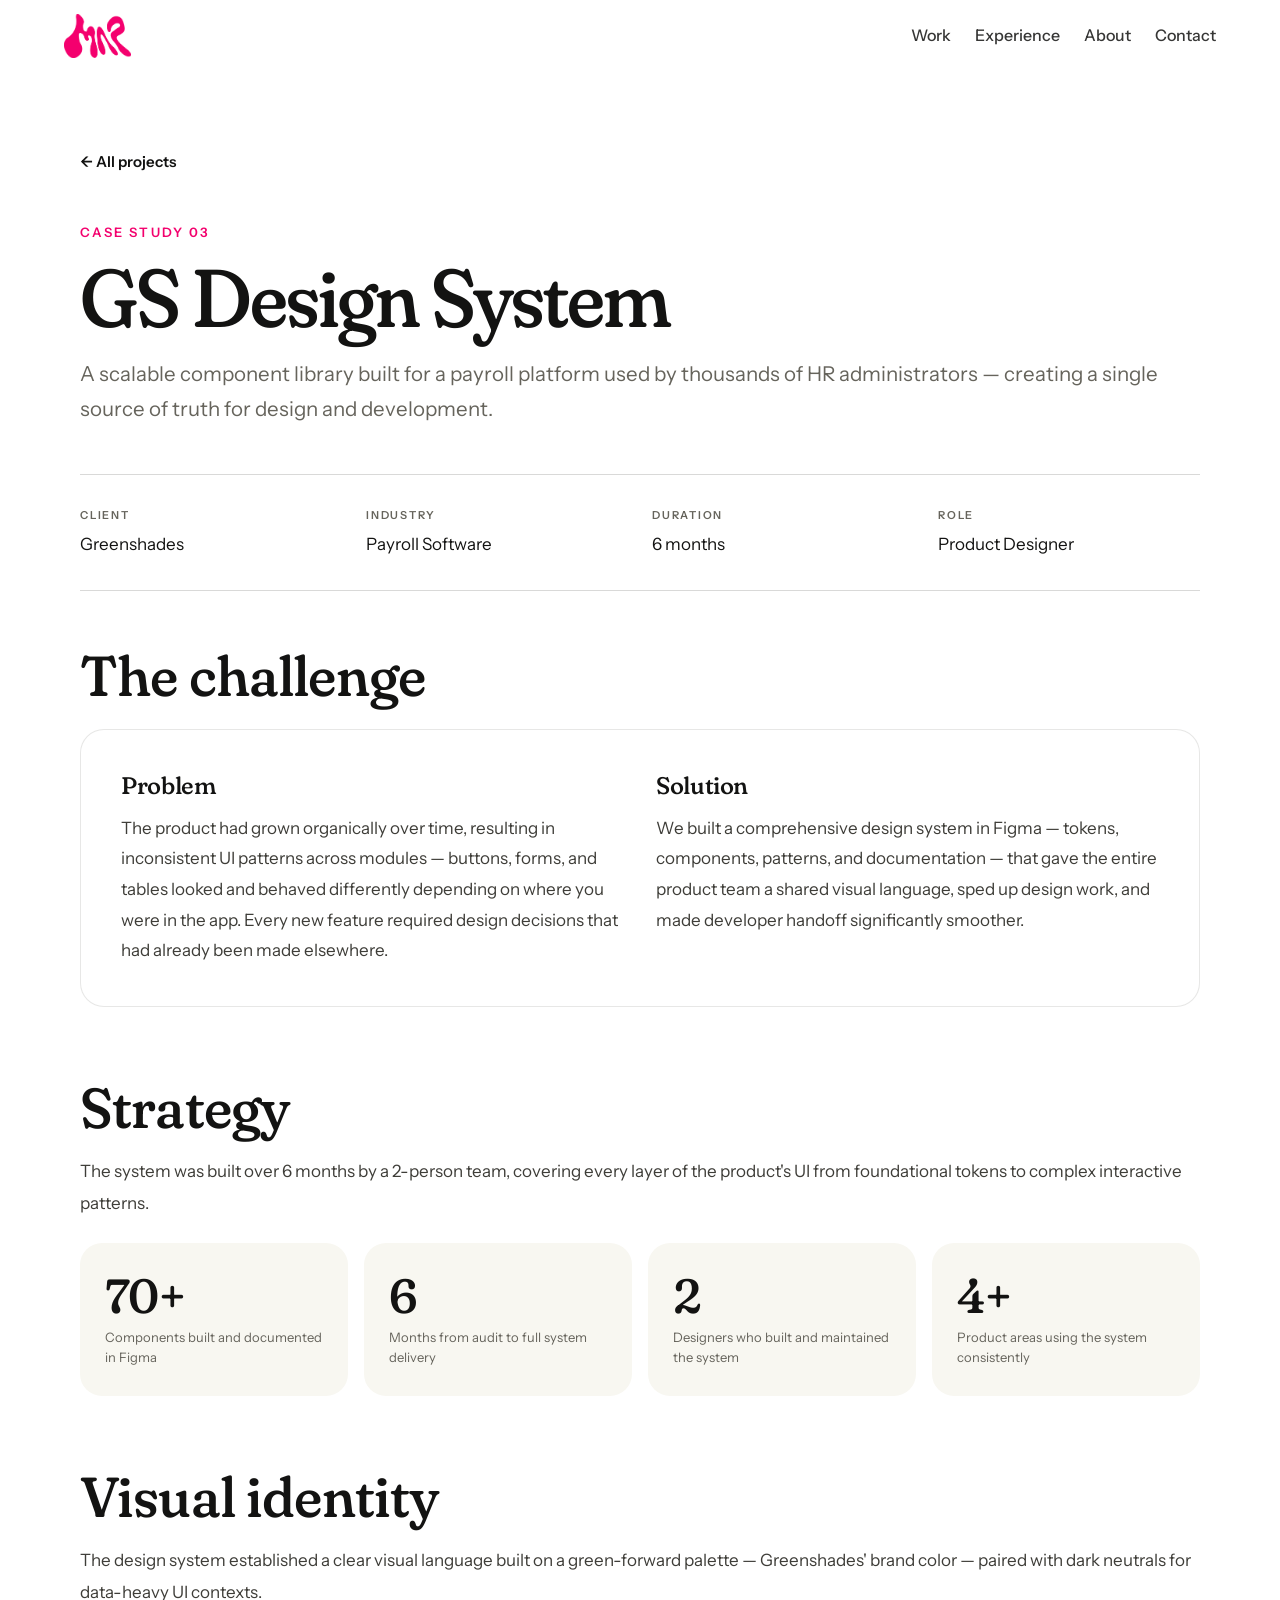
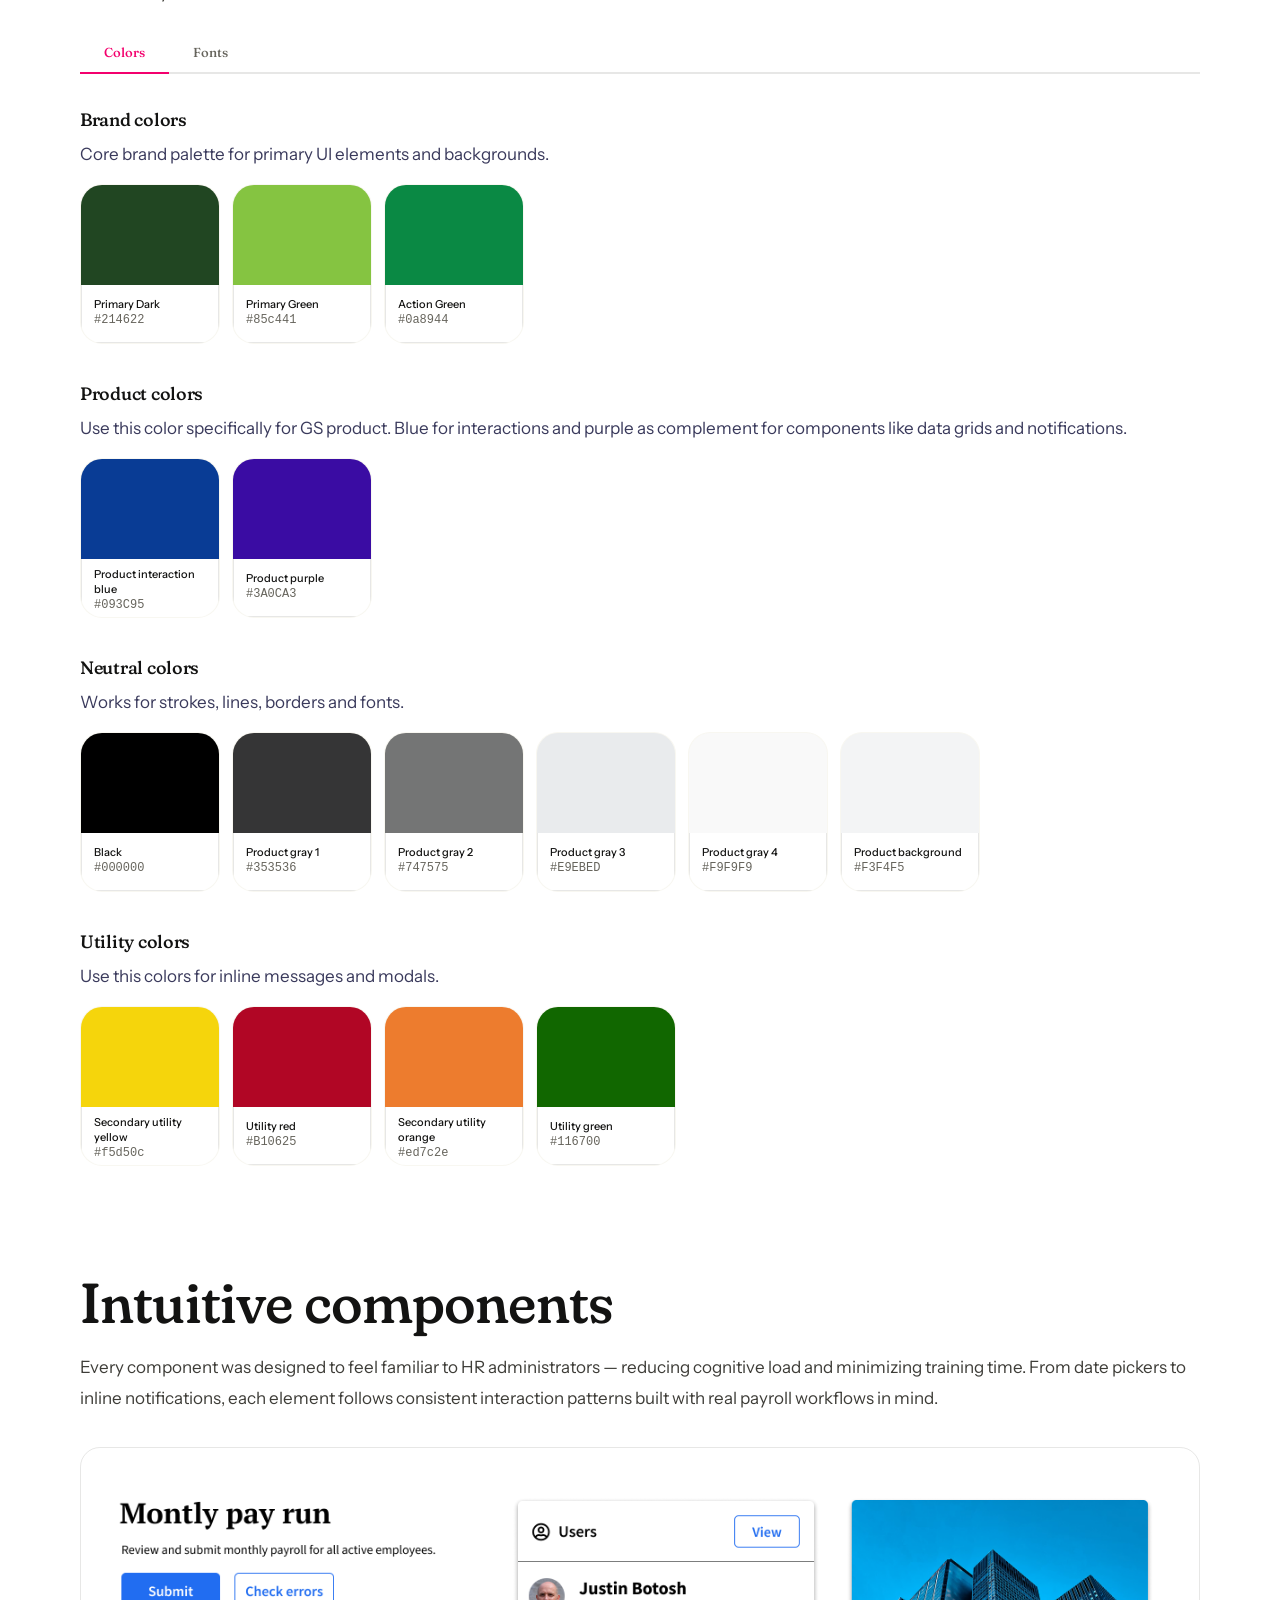
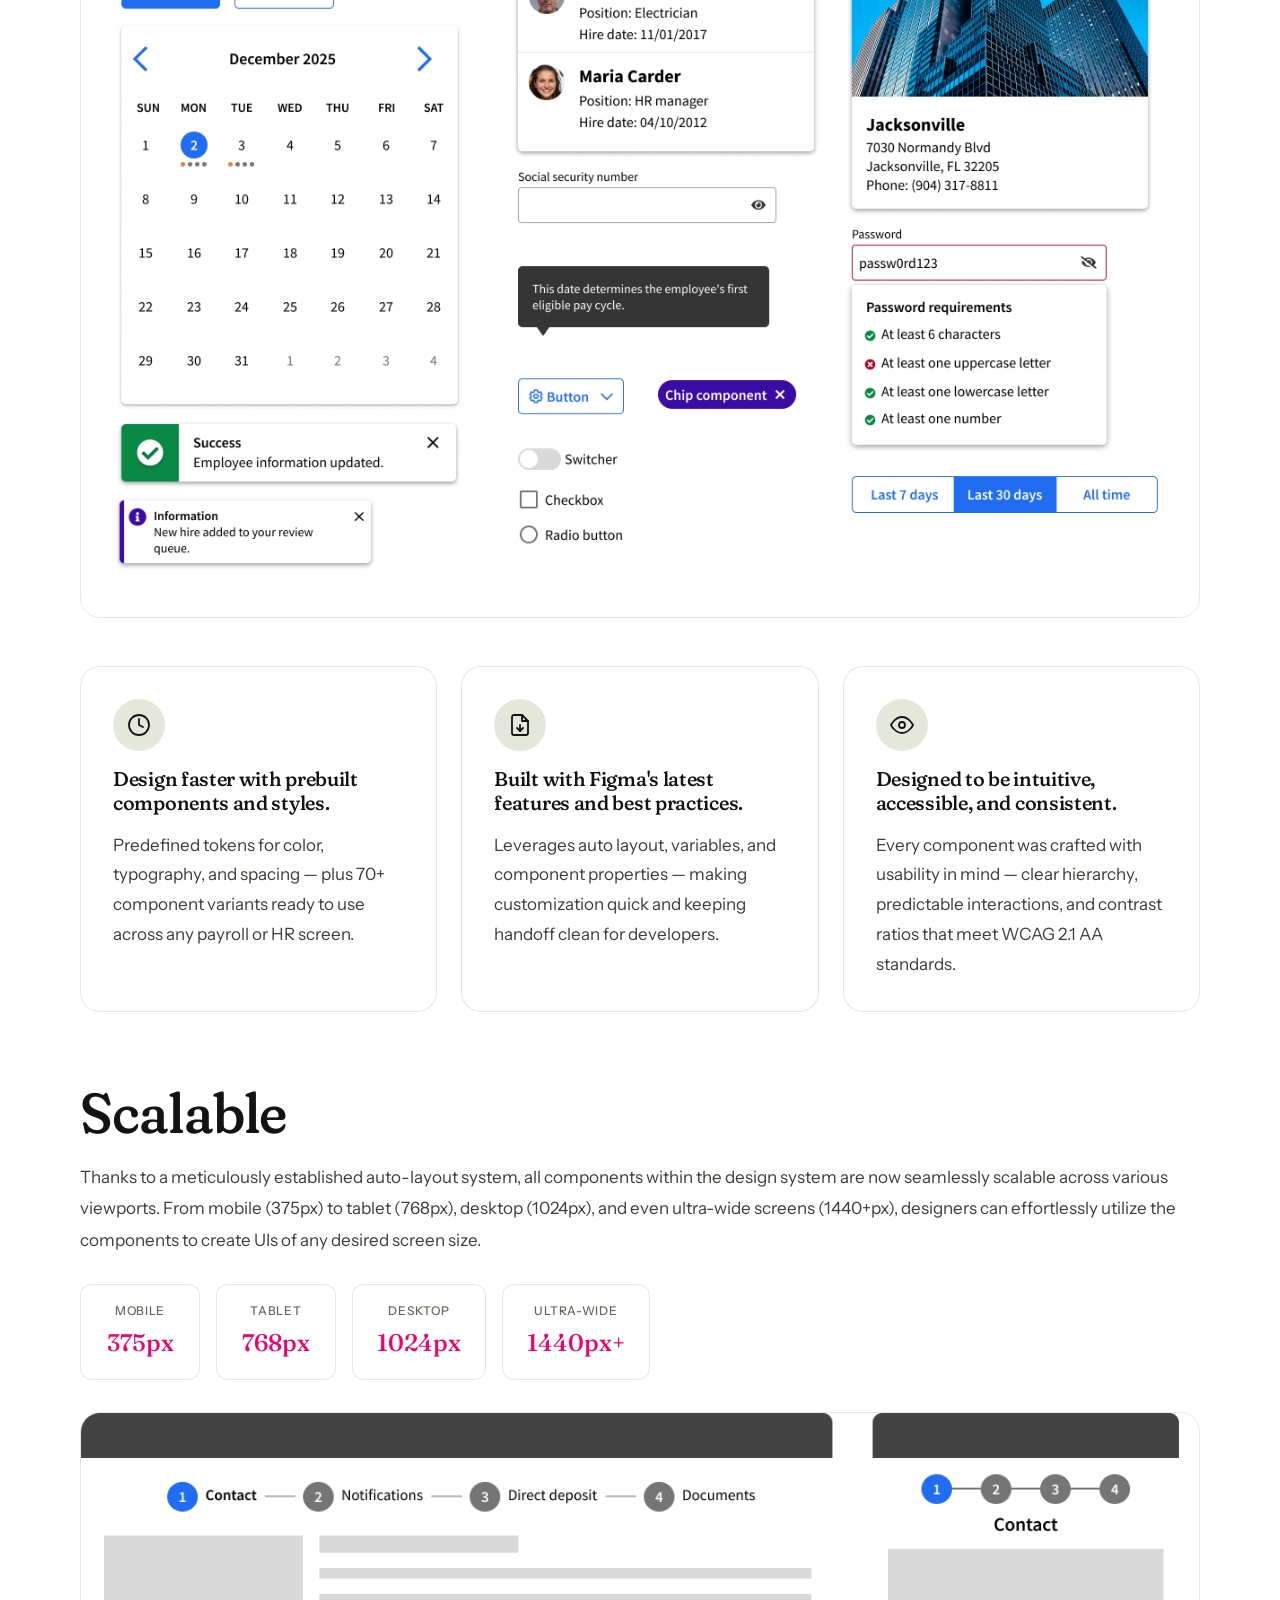
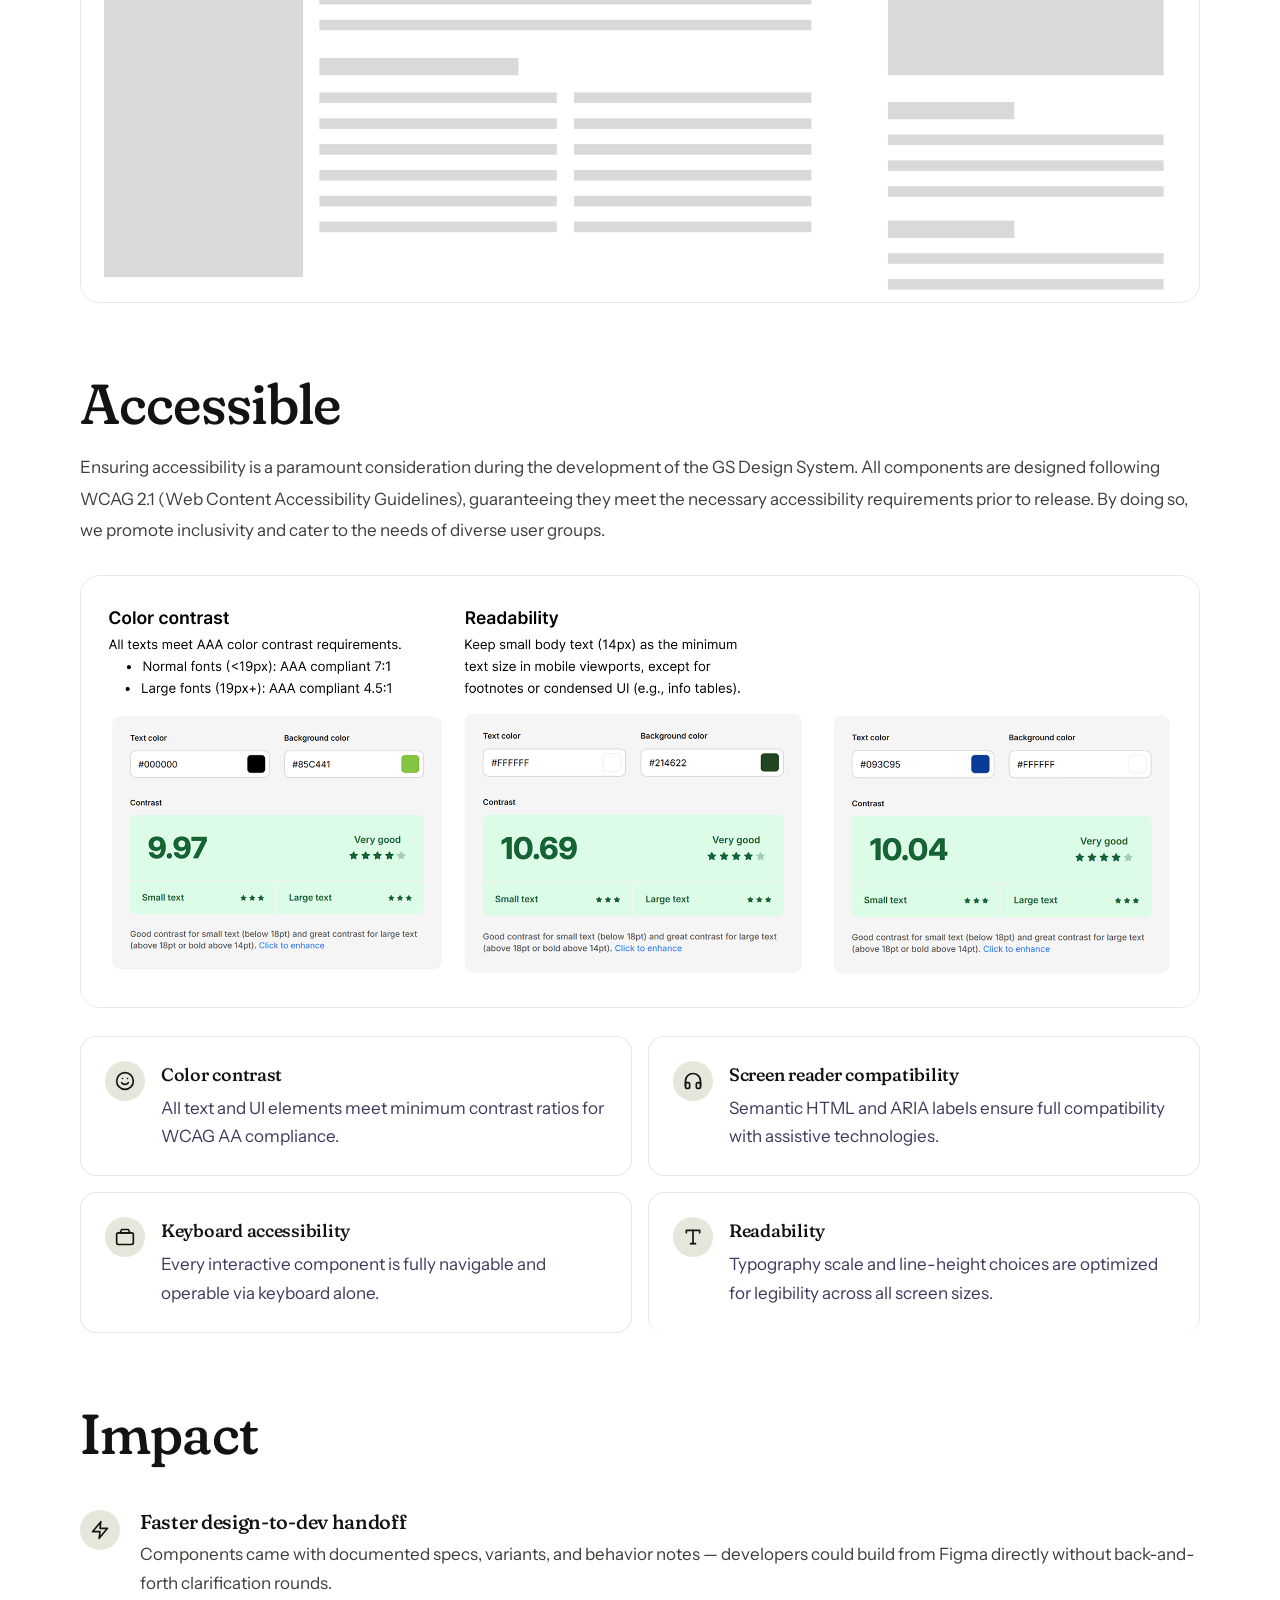
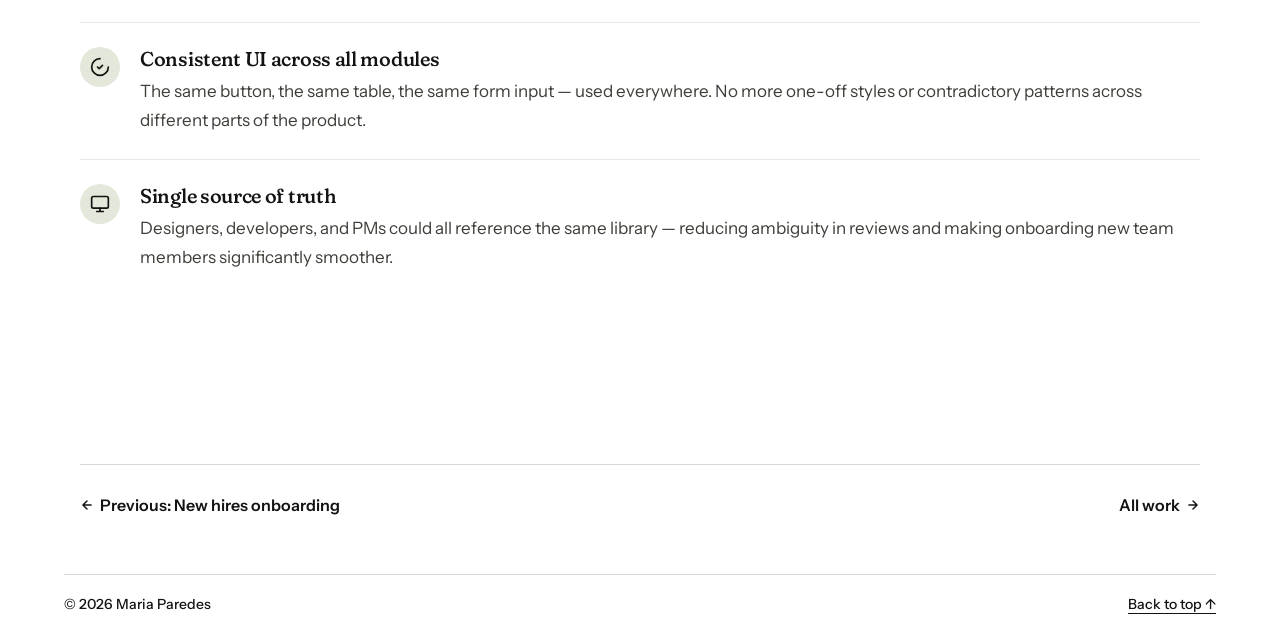
<file: case-3.html>
<!DOCTYPE html>
<html lang="en">
<head>
<!-- Google Tag Manager -->
<script>(function(w,d,s,l,i){w[l]=w[l]||[];w[l].push({'gtm.start':
new Date().getTime(),event:'gtm.js'});var f=d.getElementsByTagName(s)[0],
j=d.createElement(s),dl=l!='dataLayer'?'&l='+l:'';j.async=true;j.src=
'https://www.googletagmanager.com/gtm.js?id='+i+dl;f.parentNode.insertBefore(j,f);
})(window,document,'script','dataLayer','GTM-K2FJXDMW');</script>
<!-- End Google Tag Manager -->
<meta charset="UTF-8">
<meta name="viewport" content="width=device-width, initial-scale=1.0">
<title>GS Design System · Maria</title>
<link rel="preconnect" href="https://fonts.googleapis.com">
<link rel="preconnect" href="https://fonts.gstatic.com" crossorigin>
<link href="https://fonts.googleapis.com/css2?family=Fraunces:opsz,wght,SOFT,WONK@9..144,300..700,0..100,0..1&family=Instrument+Sans:wght@400;500;600;700&display=swap" rel="stylesheet">
<style>
  :root {
    --primary:#EC0B7F; --secondary:#474dec; --text:#1A1A2E; --text-muted:#6B6B85;
    --bg:#fdfdff; --surface:#FFFFFF; --border:#ECECF3;
    --pink-tint:#FDE6F1; --pink-tint-text:#993556;
    --indigo-tint:#EAEAFC; --indigo-tint-text:#474dec;
    --sidebar-bg:#FFFFFF; --sidebar-w:400px;
    --fs-hero:48px; --fs-display:40px; --fs-h1:32px; --fs-h2:24px; --fs-h3:18px;
    --fs-body-lg:16px; --fs-body:16px; --fs-ui:13px; --fs-meta:12px; --fs-eyebrow:11px;
  }
  *{margin:0;padding:0;box-sizing:border-box;}
  body{font-family:'Instrument Sans',sans-serif;background:var(--bg);color:var(--text);display:flex;min-height:100vh;}
  .sidebar{width:var(--sidebar-w);min-height:100vh;background:var(--sidebar-bg);border-right:1px solid var(--border);position:fixed;top:0;left:0;padding:36px 32px;display:flex;flex-direction:column;z-index:100;}
  .back-link{display:inline-flex;align-items:center;gap:8px;font-size:var(--fs-ui);font-weight:500;color:var(--text-muted);text-decoration:none;margin-bottom:36px;transition:color 0.2s;}
  .back-link:hover{color:var(--primary);}
  .sidebar h2{font-family:'Fraunces',sans-serif;font-weight:500;font-size:22px;line-height:1.3;margin-bottom:6px;color:var(--text);}
  .sidebar .meta{font-size:var(--fs-meta);color:var(--text-muted);margin-bottom:32px;}
  .toc-label{font-size:var(--fs-eyebrow);font-weight:500;letter-spacing:0.1em;text-transform:uppercase;color:var(--text-muted);margin-bottom:12px;}
  .toc a{display:block;font-size:var(--fs-ui);color:var(--text-muted);text-decoration:none;padding:8px 0 8px 14px;margin-left:-14px;border-left:2px solid transparent;transition:all 0.2s;}
  .toc a:hover,.toc a.active{color:var(--primary);border-left-color:var(--primary);}
  .toc a.active{font-weight:500;}
  .sidebar-tags{display:flex;flex-wrap:wrap;gap:6px;margin-top:32px;}
  .stag{font-size:var(--fs-eyebrow);font-weight:500;padding:4px 12px;border-radius:999px;background:var(--indigo-tint);color:var(--indigo-tint-text);}
  .stag.pink{background:var(--pink-tint);color:var(--pink-tint-text);}
  .hamburger{display:none;position:fixed;top:16px;left:16px;z-index:200;background:var(--primary);border:none;border-radius:50%;width:44px;height:44px;cursor:pointer;align-items:center;justify-content:center;box-shadow:0 2px 12px rgba(236,11,127,0.25);}
  .sidebar-overlay{display:none;position:fixed;inset:0;background:rgba(26,26,46,0.4);z-index:99;}
  .sidebar-overlay.active{display:block;}
  .main{margin-left:var(--sidebar-w);flex:1;display:flex;flex-direction:column;align-items:center;padding:60px 80px;}
  .main>*{width:100%;max-width:1100px;}
  .hero-eyebrow{font-size:var(--fs-eyebrow);font-weight:500;letter-spacing:0.12em;text-transform:uppercase;color:var(--primary);margin-bottom:14px;}
  .hero-title{font-family:'Fraunces',sans-serif;font-weight:500;font-size:var(--fs-hero);line-height:1.1;letter-spacing:-0.5px;margin-bottom:18px;color:var(--text);}
  .hero-sub{font-size:var(--fs-h3);line-height:1.7;color:var(--text-muted);margin-bottom:48px;}
  .meta-bar{display:grid;grid-template-columns:repeat(4,1fr);gap:24px;padding:32px 0;border-top:1px solid #6b6b85;border-bottom:1px solid #6b6b85;margin-bottom:56px;}
  .meta-item{display:flex;flex-direction:column;gap:6px;}
  .meta-item .meta-label{font-size:var(--fs-eyebrow);font-weight:700;letter-spacing:0.08em;text-transform:uppercase;color:var(--text-muted);}
  .meta-item .meta-value{font-size:var(--fs-body);color:var(--text);}
  .hero-image{width:65%!important;margin-left:auto;margin-right:auto;border-radius:20px;overflow:hidden;margin-bottom:56px;border:1px solid var(--border);}
  .hero-image img{width:100%;height:auto;display:block;}
  .cs-section{margin-bottom:72px;scroll-margin-top:40px;}
  .cs-section h3{font-family:'Fraunces',sans-serif;font-weight:500;font-size:var(--fs-h1);margin-bottom:20px;color:var(--text);}
  .cs-section p{font-size:var(--fs-body);line-height:1.85;color:#3A3A5C;margin-bottom:16px;}
  .cs-section p:last-child{margin-bottom:0;}
  .challenge-grid{display:grid;grid-template-columns:1fr 1fr;gap:32px;background:#fff;border-radius:24px;border:1px solid var(--border);padding:40px;margin-top:24px;}
  .cg-col{display:flex;flex-direction:column;gap:12px;}
  .cg-label{font-size:var(--fs-eyebrow);font-weight:700;letter-spacing:0.1em;text-transform:uppercase;color:var(--primary);}
  .cg-col h4{font-family:'Fraunces',sans-serif;font-weight:500;font-size:var(--fs-h2);color:var(--text);line-height:1.3;}
  .cg-col p{font-size:var(--fs-body);line-height:1.8;color:#3A3A5C;margin:0;}
  .stat-cards{display:grid;grid-template-columns:repeat(4,1fr);gap:16px;margin-top:24px;}
  .stat-card{background:#fff;border:1px solid var(--border);border-radius:16px;padding:28px 24px;}
  .stat-card-value{font-family:'Fraunces',sans-serif;font-weight:500;font-size:var(--fs-hero);color:var(--primary);line-height:1;margin-bottom:8px;}
  .stat-card-label{font-size:var(--fs-ui);color:var(--text-muted);line-height:1.5;}
  .palette-grid{display:grid;grid-template-columns:repeat(5,1fr);gap:12px;margin-top:24px;}
  .palette-swatch{border-radius:12px;overflow:hidden;}
  .swatch-color{height:100px;width:100%;display:block;}
  .swatch-info{padding:10px 12px;background:#fff;border:1px solid var(--border);border-top:none;border-radius:0 0 12px 12px;}
  .swatch-name{font-size:var(--fs-ui);font-weight:500;color:var(--text);}
  .swatch-hex{font-size:var(--fs-meta);color:var(--text-muted);font-family:monospace;}
  .type-sample{background:#fff;border:1px solid var(--border);border-radius:20px;padding:40px;margin-top:24px;}
  .type-row{display:flex;align-items:baseline;gap:24px;padding:16px 0;border-bottom:1px solid var(--border);}
  .type-row:last-child{border-bottom:none;padding-bottom:0;}
  .type-meta{width:140px;flex-shrink:0;font-size:var(--fs-meta);color:var(--text-muted);}
  .component-grid{display:grid;grid-template-columns:1fr 1fr;gap:20px;margin-top:24px;}
  .component-card{background:#fff;border:1px solid var(--border);border-radius:16px;overflow:hidden;}
  .component-card-image{width:100%;height:220px;background:var(--bg);display:flex;align-items:center;justify-content:center;overflow:hidden;border-bottom:1px solid var(--border);flex-direction:column;gap:8px;color:var(--text-muted);font-size:var(--fs-ui);}
  .component-card-image img{width:100%;height:100%;object-fit:cover;object-position:top;display:block;}
  .component-card-info{padding:20px 24px;}
  .component-card-info h5{font-family:'Fraunces',sans-serif;font-weight:500;font-size:var(--fs-h3);color:var(--text);margin-bottom:6px;}
  .component-card-info p{font-size:var(--fs-ui);color:var(--text-muted);line-height:1.5;margin:0;}
  /* SCALABLE — viewport pills */
  .viewport-pills { display: flex; gap: 16px; margin-top: 28px; flex-wrap: wrap; }
  .viewport-pill {
    display: flex; flex-direction: column; gap: 4px;
    background: #fff; border: 1px solid var(--border);
    border-radius: 12px; padding: 16px 24px; min-width: 120px; text-align: center;
  }
  .viewport-label { font-size: var(--fs-meta); color: var(--text-muted); font-weight: 500; text-transform: uppercase; letter-spacing: 0.06em; }
  .viewport-size { font-family: 'Fraunces', sans-serif; font-weight: 500; font-size: var(--fs-h2); color: var(--primary); }

  /* ACCESSIBLE — checks list */
  .a11y-checks { display: grid; grid-template-columns: repeat(2, 1fr); gap: 16px; margin-top: 28px; }
  .a11y-item {
    display: flex; align-items: flex-start; gap: 16px;
    background: #fff; border: 1px solid var(--border);
    border-radius: 16px; padding: 24px;
  }
  .a11y-item:last-child { border-bottom: none; }
  .a11y-icon {
    width: 40px; height: 40px; border-radius: 50%; flex-shrink: 0;
    background: var(--indigo-tint); color: var(--secondary);
    display: flex; align-items: center; justify-content: center;
  }
  .a11y-title { font-family: 'Fraunces', sans-serif; font-weight: 500; font-size: var(--fs-h3); color: var(--text); margin-bottom: 4px; }
  .a11y-desc { font-size: var(--fs-body); color: #3A3A5C; line-height: 1.7; margin: 0; }

  /* DS FEATURES ROW */
  .ds-features { display: grid; grid-template-columns: repeat(3, 1fr); gap: 24px; margin-top: 48px; }
  .ds-feature {
    display: flex; flex-direction: column; gap: 16px;
    background: #fff; border: 1px solid var(--border);
    border-radius: 20px; padding: 32px;
  }
  .ds-feature-icon {
    width: 52px; height: 52px; border-radius: 50%;
    background: var(--indigo-tint); color: var(--secondary);
    display: flex; align-items: center; justify-content: center; flex-shrink: 0;
  }
  .ds-feature h5 { font-family: 'Fraunces', sans-serif; font-weight: 500; font-size: var(--fs-h3); color: var(--text); line-height: 1.3; }
  .ds-feature p { font-size: var(--fs-body); color: #3A3A5C; line-height: 1.75; margin: 0; }

  .impact-list{display:flex;flex-direction:column;gap:0;margin-top:24px;}
  .impact-item{display:flex;align-items:flex-start;gap:20px;padding:24px 0;border-bottom:1px solid var(--border);}
  .impact-item:last-child{border-bottom:none;}
  .impact-icon{width:40px;height:40px;border-radius:50%;background:var(--indigo-tint);color:var(--secondary);display:flex;align-items:center;justify-content:center;flex-shrink:0;}
  .impact-item h5{font-family:'Fraunces',sans-serif;font-weight:500;font-size:var(--fs-h3);color:var(--text);margin-bottom:6px;}
  .impact-item p{font-size:var(--fs-body);color:#3A3A5C;line-height:1.7;margin:0;}
  .case-nav{display:flex;justify-content:space-between;align-items:center;padding-top:40px;margin-top:80px;}
  .case-nav a{text-decoration:none;color:var(--text-muted);font-size:var(--fs-ui);font-weight:500;display:flex;align-items:center;gap:6px;transition:color 0.2s;}
  .case-nav a:hover{color:var(--primary);}
  /* TYPE TABLE */
  .type-table { display: flex; flex-direction: column; gap: 0; }
  .type-row-full {
    display: grid; grid-template-columns: 220px 1fr;
    gap: 40px; padding: 20px 0; border-bottom: 1px solid var(--border);
    align-items: center;
  }
  .type-row-full:last-child { border-bottom: none; }
  .type-specs { display: flex; flex-direction: column; gap: 2px; }
  .type-level { font-family: 'Fraunces', sans-serif; font-weight: 500; font-size: var(--fs-ui); color: var(--text); margin-bottom: 6px; }
  .type-detail { font-size: var(--fs-meta); color: var(--text-muted); line-height: 1.6; }
  .type-preview { color: var(--text); }

  /* TABS */
  .tabs-wrapper { margin-top: 24px; }
  .tab-buttons { display: flex; gap: 0; border-bottom: 2px solid var(--border); margin-bottom: 32px; }
  .tab-btn {
    font-family: 'Fraunces', sans-serif; font-weight: 500;
    font-size: var(--fs-ui); padding: 12px 24px; background: none; border: none;
    color: var(--text-muted); cursor: pointer; border-bottom: 2px solid transparent;
    margin-bottom: -2px; transition: color 0.2s, border-color 0.2s;
  }
  .tab-btn:hover { color: var(--text); }
  .tab-btn.active { color: var(--primary); border-bottom-color: var(--primary); }
  .tab-panel { display: none; }
  .tab-panel.active { display: block; }

  /* COLOR GROUPS */
  .color-group { margin-bottom: 36px; }
  .color-group-title {
    font-family: 'Fraunces', sans-serif; font-weight: 500;
    font-size: var(--fs-h3); color: var(--text); margin-bottom: 6px;
  }
  .color-group-desc { font-size: var(--fs-body); color: #3A3A5C; margin-bottom: 16px; }
  .color-group-swatches { display: flex; flex-wrap: wrap; gap: 12px; }
  .swatch-card {
    display: flex; flex-direction: column;
    border: 1px solid var(--border); border-radius: 12px; overflow: hidden;
    width: 140px; flex-shrink: 0; height: 160px;
  }
  .swatch-card .swatch-color { height: 100px; width: 100%; display: block; flex-shrink: 0; }
  .swatch-card .swatch-info { padding: 8px 12px; background: #fff; flex: 1; display: flex; flex-direction: column; justify-content: center; }
  .swatch-card .swatch-hex { font-size: var(--fs-meta); color: var(--text-muted); font-family: monospace; display: block; }
  .swatch-card .swatch-name { font-size: 11px; font-weight: 500; color: var(--text); display: block; line-height: 1.3; }

  @media(max-width:1024px){:root{--sidebar-w:280px;}.main{padding:48px 40px;}.stat-cards{grid-template-columns:1fr 1fr;}.palette-grid{grid-template-columns:repeat(3,1fr);}}
  @media(max-width:768px){
body{flex-direction:column;}.sidebar{transform:translateX(-100%);transition:transform 0.3s ease;width:300px;z-index:150;overflow-y:auto;}.sidebar.open{transform:translateX(0);}.main{margin-left:0;padding:72px 24px 48px;}.main>*{max-width:100%;}.hero-image{width:100%!important;}.meta-bar{grid-template-columns:1fr 1fr;}.challenge-grid{grid-template-columns:1fr;padding:28px;}.palette-grid{grid-template-columns:repeat(2,1fr);}.component-grid{grid-template-columns:1fr;}.ds-features{grid-template-columns:1fr;}.a11y-checks{grid-template-columns:1fr;}.case-nav{flex-direction:column;gap:16px;}}
  @media(max-width:480px){.main{padding:64px 16px 48px;}.hero-title{font-size:var(--fs-h2);}.stat-cards{grid-template-columns:1fr;}.palette-grid{grid-template-columns:repeat(2,1fr);}}

  /* MOBILE NAV BAR */
  .top-bar {
    display: none;
    position: fixed;
    top: 0; left: 0; right: 0;
    height: 60px;
    background: #ffffff;
    border-bottom: 1px solid #ECECF3;
    z-index: 300;
    padding: 0 16px;
    flex-direction: row;
    align-items: center;
    justify-content: space-between;
  }
  .top-bar-left {
    display: flex;
    flex-direction: row;
    align-items: center;
    gap: 10px;
  }
  .top-bar-logo {
    width: 36px;
    height: 36px;
    display: flex;
    align-items: center;
    justify-content: center;
  }
  .top-bar-logo img {
    width: 100%;
    height: 100%;
    object-fit: contain;
  }
  .top-bar-text {}
  .top-bar-name {
    display: block;
    font-family: 'Fraunces', sans-serif;
    font-weight: 500;
    font-size: 14px;
    color: #1A1A2E;
    line-height: 1.2;
  }
  .top-bar-role {
    display: block;
    font-size: 11px;
    color: #6B6B85;
    line-height: 1.2;
  }
  .top-bar-menu {
    background: none;
    border: none;
    cursor: pointer;
    padding: 6px;
    display: flex;
    align-items: center;
    color: #1A1A2E;
  }
  @media (max-width: 768px) {
    .top-bar { display: flex; }
    .avatar { display: block; text-decoration: none; display: none; }
    .sidebar { padding-top: 80px; }
    .main { padding-top: 80px; }
  }
  .phase-subsection { scroll-margin-top: 40px; }

  /* Mobile menu polish */
  .top-bar-menu:focus { outline: none; }
  .top-bar-menu:focus-visible { outline: 2px solid var(--primary); outline-offset: 2px; border-radius: 8px; }
  @media (max-width: 768px) {
    body.menu-open { overflow: hidden; }
    .sidebar { top: 60px; min-height: 0; height: calc(100vh - 60px); height: calc(100dvh - 60px); padding-top: 32px; box-shadow: 0 12px 40px rgba(26,26,46,0.14); }
    .sidebar-overlay { top: 60px; }
    .sidebar-overlay.active { display: block; }
  }
</style>
<link rel="stylesheet" href="css/case.css?v=20261123b">
<!-- Google tag (gtag.js) -->
<script async src="https://www.googletagmanager.com/gtag/js?id=G-NF486Z0G3G"></script>
<script>
  window.dataLayer = window.dataLayer || [];
  function gtag(){dataLayer.push(arguments);}
  gtag('js', new Date());
  gtag('config', 'G-NF486Z0G3G');
</script>
<script src="https://t.contentsquare.net/uxa/7a04c337af5e3.js" defer></script>
</head>
<body>
<header class="nav">
  <a class="logo" href="index.html" aria-label="Maria Paredes, home"><img src="img/logo.png" alt="" width="687" height="433"></a>
  <nav class="links" aria-label="Main">
    <a href="index.html#work">Work</a>
    <a href="index.html#experience">Experience</a>
    <a href="about.html">About</a>
    <a href="index.html#contact">Contact</a>
  </nav>
</header>
<!-- Google Tag Manager (noscript) -->
<noscript><iframe src="https://www.googletagmanager.com/ns.html?id=GTM-K2FJXDMW"
height="0" width="0" style="display:none;visibility:hidden"></iframe></noscript>
<!-- End Google Tag Manager (noscript) -->




<div class="sidebar-overlay" id="overlay"></div>


<main class="main" id="top">
  <a class="case-back" href="projects.html">← All projects</a>

  <div class="hero-eyebrow">Case Study 03</div>
  <h1 class="hero-title">GS Design System</h1>
  <p class="hero-sub">A scalable component library built for a payroll platform used by thousands of HR administrators — creating a single source of truth for design and development.</p>

  <div class="meta-bar">
    <div class="meta-item"><span class="meta-label">Client</span><span class="meta-value">Greenshades</span></div>
    <div class="meta-item"><span class="meta-label">Industry</span><span class="meta-value">Payroll Software</span></div>
    <div class="meta-item"><span class="meta-label">Duration</span><span class="meta-value">6 months</span></div>
    <div class="meta-item"><span class="meta-label">Role</span><span class="meta-value">Product Designer</span></div>
  </div>


  <section class="cs-section" id="challenge">
    <h3>The challenge</h3>
    <div class="challenge-grid">
      <div class="cg-col">
        <h4>Problem</h4>
        <p>The product had grown organically over time, resulting in inconsistent UI patterns across modules — buttons, forms, and tables looked and behaved differently depending on where you were in the app. Every new feature required design decisions that had already been made elsewhere.</p>
      </div>
      <div class="cg-col">
        <h4>Solution</h4>
        <p>We built a comprehensive design system in Figma — tokens, components, patterns, and documentation — that gave the entire product team a shared visual language, sped up design work, and made developer handoff significantly smoother.</p>
      </div>
    </div>
  </section>

  <section class="cs-section" id="breadth">
    <h3>Strategy</h3>
    <p>The system was built over 6 months by a 2-person team, covering every layer of the product's UI from foundational tokens to complex interactive patterns.</p>
    <div class="stat-cards">
      <div class="stat-card">
        <div class="stat-card-value">70+</div>
        <div class="stat-card-label">Components built and documented in Figma</div>
      </div>
      <div class="stat-card">
        <div class="stat-card-value">6</div>
        <div class="stat-card-label">Months from audit to full system delivery</div>
      </div>
      <div class="stat-card">
        <div class="stat-card-value">2</div>
        <div class="stat-card-label">Designers who built and maintained the system</div>
      </div>
      <div class="stat-card">
        <div class="stat-card-value">4+</div>
        <div class="stat-card-label">Product areas using the system consistently</div>
      </div>
    </div>
  </section>

  <section class="cs-section" id="identity">
    <h3>Visual identity</h3>
    <p>The design system established a clear visual language built on a green-forward palette — Greenshades' brand color — paired with dark neutrals for data-heavy UI contexts.</p>

    <div class="tabs-wrapper">
      <div class="tab-buttons">
        <button class="tab-btn active" onclick="switchTab(event, 'tab-colors')">Colors</button>
        <button class="tab-btn" onclick="switchTab(event, 'tab-fonts')">Fonts</button>
      </div>

      <!-- COLORS TAB -->
      <div class="tab-panel active" id="tab-colors">

        <div class="color-group">
          <div class="color-group-title">Brand colors</div>
          <div class="color-group-desc">Core brand palette for primary UI elements and backgrounds.</div>
          <div class="color-group-swatches">
            <div class="swatch-card"><div class="swatch-color" style="background:#214622;"></div><div class="swatch-info"><span class="swatch-name">Primary Dark</span><span class="swatch-hex">#214622</span></div></div>
            <div class="swatch-card"><div class="swatch-color" style="background:#85c441;"></div><div class="swatch-info"><span class="swatch-name">Primary Green</span><span class="swatch-hex">#85c441</span></div></div>
            <div class="swatch-card"><div class="swatch-color" style="background:#0a8944;"></div><div class="swatch-info"><span class="swatch-name">Action Green</span><span class="swatch-hex">#0a8944</span></div></div>
          </div>
        </div>

        <div class="color-group">
          <div class="color-group-title">Product colors</div>
          <div class="color-group-desc">Use this color specifically for GS product. Blue for interactions and purple as complement for components like data grids and notifications.</div>
          <div class="color-group-swatches">
            <div class="swatch-card"><div class="swatch-color" style="background:#093C95;"></div><div class="swatch-info"><span class="swatch-name">Product interaction blue</span><span class="swatch-hex">#093C95</span></div></div>
            <div class="swatch-card"><div class="swatch-color" style="background:#3A0CA3;"></div><div class="swatch-info"><span class="swatch-name">Product purple</span><span class="swatch-hex">#3A0CA3</span></div></div>
          </div>
        </div>

        <div class="color-group">
          <div class="color-group-title">Neutral colors</div>
          <div class="color-group-desc">Works for strokes, lines, borders and fonts.</div>
          <div class="color-group-swatches">
            <div class="swatch-card"><div class="swatch-color" style="background:#000000;"></div><div class="swatch-info"><span class="swatch-name">Black</span><span class="swatch-hex">#000000</span></div></div>
            <div class="swatch-card"><div class="swatch-color" style="background:#353536;"></div><div class="swatch-info"><span class="swatch-name">Product gray 1</span><span class="swatch-hex">#353536</span></div></div>
            <div class="swatch-card"><div class="swatch-color" style="background:#747575;"></div><div class="swatch-info"><span class="swatch-name">Product gray 2</span><span class="swatch-hex">#747575</span></div></div>
            <div class="swatch-card"><div class="swatch-color" style="background:#E9EBED;"></div><div class="swatch-info"><span class="swatch-name">Product gray 3</span><span class="swatch-hex">#E9EBED</span></div></div>
            <div class="swatch-card"><div class="swatch-color" style="background:#F9F9F9;"></div><div class="swatch-info"><span class="swatch-name">Product gray 4</span><span class="swatch-hex">#F9F9F9</span></div></div>
            <div class="swatch-card"><div class="swatch-color" style="background:#F3F4F5;"></div><div class="swatch-info"><span class="swatch-name">Product background</span><span class="swatch-hex">#F3F4F5</span></div></div>
          </div>
        </div>

        <div class="color-group">
          <div class="color-group-title">Utility colors</div>
          <div class="color-group-desc">Use this colors for inline messages and modals.</div>
          <div class="color-group-swatches">
            <div class="swatch-card"><div class="swatch-color" style="background:#f5d50c;"></div><div class="swatch-info"><span class="swatch-name">Secondary utility yellow</span><span class="swatch-hex">#f5d50c</span></div></div>
            <div class="swatch-card"><div class="swatch-color" style="background:#B10625;"></div><div class="swatch-info"><span class="swatch-name">Utility red</span><span class="swatch-hex">#B10625</span></div></div>
            <div class="swatch-card"><div class="swatch-color" style="background:#ed7c2e;"></div><div class="swatch-info"><span class="swatch-name">Secondary utility orange</span><span class="swatch-hex">#ed7c2e</span></div></div>
            <div class="swatch-card"><div class="swatch-color" style="background:#116700;"></div><div class="swatch-info"><span class="swatch-name">Utility green</span><span class="swatch-hex">#116700</span></div></div>
          </div>
        </div>

      </div>

      <!-- FONTS TAB -->
      <div class="tab-panel" id="tab-fonts">

        <div class="type-table">

          <!-- Big Titles -->

          <!-- Title / Header 1 — PTSerif -->
          <div class="type-row-full">
            <div class="type-specs">
              <div class="type-level">Title / Header 1</div>
              <div class="type-detail">Family: PTSerif</div>
              <div class="type-detail">Weight: Bold</div>
              <div class="type-detail">Size: 32px</div>
              <div class="type-detail">Line-height: 42px</div>
              <div class="type-detail">Color: #353536</div>
            </div>
            <div class="type-preview" style="font-family:Georgia,serif;font-weight:700;font-size:32px;line-height:42px;color:#353536;">H1 The quick brown fox jumps over the lazy dog</div>
          </div>

          <!-- Header 2 -->
          <div class="type-row-full">
            <div class="type-specs">
              <div class="type-level">Header 2</div>
              <div class="type-detail">Family: Source sans Pro</div>
              <div class="type-detail">Weight: Bold</div>
              <div class="type-detail">Size: 24px</div>
              <div class="type-detail">Line-height: 31px</div>
              <div class="type-detail">Color: #353536</div>
            </div>
            <div class="type-preview" style="font-weight:700;font-size:24px;line-height:31px;color:#353536;">H2 The quick brown fox jumps over the lazy dog</div>
          </div>

          <!-- Header 3 SemiBold -->
          <div class="type-row-full">
            <div class="type-specs">
              <div class="type-level">Header 3</div>
              <div class="type-detail">Family: Source sans Pro</div>
              <div class="type-detail">Weight: SemiBold</div>
              <div class="type-detail">Size: 20px</div>
              <div class="type-detail">Line-height: 26px</div>
              <div class="type-detail">Color: #000000</div>
            </div>
            <div class="type-preview" style="font-weight:600;font-size:20px;line-height:26px;color:#000;">H3 The quick brown fox jumps over the lazy dog</div>
          </div>



          <!-- Header 4 Regular -->
          <div class="type-row-full">
            <div class="type-specs">
              <div class="type-level">Header 4</div>
              <div class="type-detail">Family: Source sans Pro</div>
              <div class="type-detail">Weight: Regular</div>
              <div class="type-detail">Size: 18px</div>
              <div class="type-detail">Line-height: 26px</div>
              <div class="type-detail">Color: #000000</div>
            </div>
            <div class="type-preview" style="font-weight:400;font-size:18px;line-height:26px;color:#000;">H4 The quick brown fox jumps over the lazy dog</div>
          </div>

          <!-- Body variants -->
          <div class="type-row-full">
            <div class="type-specs">
              <div class="type-level">Body</div>
              <div class="type-detail">Family: Source sans Pro</div>
              <div class="type-detail">Weight: Regular</div>
              <div class="type-detail">Size: 16px</div>
              <div class="type-detail">Line-height: 21px</div>
              <div class="type-detail">Color: #000000</div>
            </div>
            <div class="type-preview" style="font-weight:400;font-size:16px;line-height:21px;color:#000;">Body The quick brown fox jumps over the lazy dog</div>
          </div>


          <div class="type-row-full">
            <div class="type-specs">
              <div class="type-level">Small</div>
              <div class="type-detail">Weight: SemiBold · Size: 14px · Line-height: 18px</div>
            </div>
            <div class="type-preview" style="font-weight:600;font-size:14px;line-height:18px;color:#000;"><strong>Small The quick brown fox jumps over the lazy dog</strong></div>
          </div>


          <!-- XSmall -->
          <div class="type-row-full">
            <div class="type-specs">
              <div class="type-level">XSmall</div>
              <div class="type-detail">Weight: Regular · Size: 12px · Line-height: 16px</div>
            </div>
            <div class="type-preview" style="font-weight:400;font-size:12px;line-height:16px;color:#000;">XSmall The quick brown fox jumps over the lazy dog</div>
          </div>

        </div>
      </div>

    </div>
  </section>

  <section class="cs-section" id="components">
    <h3>Intuitive components</h3>
    <p>Every component was designed to feel familiar to HR administrators — reducing cognitive load and minimizing training time. From date pickers to inline notifications, each element follows consistent interaction patterns built with real payroll workflows in mind.</p>
    <div style="margin-top:32px; border-radius:20px; overflow:hidden; border:1px solid var(--border);">
      <img src="img/components2.png" alt="GS Design System components — monthly pay run, notifications, calendar, tooltip, buttons, chips, switcher and segmented controls" style="width:100%; height:auto; display:block;">
    </div>

    <div class="ds-features">
      <div class="ds-feature">
        <div class="ds-feature-icon">
          <svg width="24" height="24" viewBox="0 0 24 24" fill="none" stroke="currentColor" stroke-width="1.8" stroke-linecap="round" stroke-linejoin="round"><circle cx="12" cy="12" r="10"/><polyline points="12 6 12 12 16 14"/></svg>
        </div>
        <h5>Design faster with prebuilt components and styles.</h5>
        <p>Predefined tokens for color, typography, and spacing — plus 70+ component variants ready to use across any payroll or HR screen.</p>
      </div>
      <div class="ds-feature">
        <div class="ds-feature-icon">
          <svg width="24" height="24" viewBox="0 0 24 24" fill="none" stroke="currentColor" stroke-width="1.8" stroke-linecap="round" stroke-linejoin="round"><path d="M14 2H6a2 2 0 0 0-2 2v16a2 2 0 0 0 2 2h12a2 2 0 0 0 2-2V8z"/><polyline points="14 2 14 8 20 8"/><polyline points="9 15 12 18 15 15"/><line x1="12" y1="12" x2="12" y2="18"/></svg>
        </div>
        <h5>Built with Figma's latest features and best practices.</h5>
        <p>Leverages auto layout, variables, and component properties — making customization quick and keeping handoff clean for developers.</p>
      </div>
      <div class="ds-feature">
        <div class="ds-feature-icon">
          <svg width="24" height="24" viewBox="0 0 24 24" fill="none" stroke="currentColor" stroke-width="1.8" stroke-linecap="round" stroke-linejoin="round"><path d="M1 12s4-8 11-8 11 8 11 8-4 8-11 8-11-8-11-8z"/><circle cx="12" cy="12" r="3"/></svg>
        </div>
        <h5>Designed to be intuitive, accessible, and consistent.</h5>
        <p>Every component was crafted with usability in mind — clear hierarchy, predictable interactions, and contrast ratios that meet WCAG 2.1 AA standards.</p>
      </div>
    </div>
  </section>

  <section class="cs-section" id="scalable">
    <h3>Scalable</h3>
    <p>Thanks to a meticulously established auto-layout system, all components within the design system are now seamlessly scalable across various viewports. From mobile (375px) to tablet (768px), desktop (1024px), and even ultra-wide screens (1440+px), designers can effortlessly utilize the components to create UIs of any desired screen size.</p>
    <div class="viewport-pills">
      <div class="viewport-pill"><span class="viewport-label">Mobile</span><span class="viewport-size">375px</span></div>
      <div class="viewport-pill"><span class="viewport-label">Tablet</span><span class="viewport-size">768px</span></div>
      <div class="viewport-pill"><span class="viewport-label">Desktop</span><span class="viewport-size">1024px</span></div>
      <div class="viewport-pill"><span class="viewport-label">Ultra-wide</span><span class="viewport-size">1440px+</span></div>
    </div>
    <div style="margin-top:32px; border-radius:20px; overflow:hidden; border:1px solid var(--border);">
      <img src="img/responsive.png" alt="Responsive layout comparison — desktop and mobile viewports" style="width:100%; height:auto; display:block;">
    </div>
  </section>

  <section class="cs-section" id="accessible">
    <h3>Accessible</h3>
    <p>Ensuring accessibility is a paramount consideration during the development of the GS Design System. All components are designed following WCAG 2.1 (Web Content Accessibility Guidelines), guaranteeing they meet the necessary accessibility requirements prior to release. By doing so, we promote inclusivity and cater to the needs of diverse user groups.</p>
    <div style="margin-top:28px; border-radius:20px; overflow:hidden; border:1px solid var(--border);">
      <img src="img/Color.png" alt="Color contrast and readability accessibility checks" style="width:100%; height:auto; display:block;">
    </div>
    <div class="a11y-checks">
      <div class="a11y-item">
        <div class="a11y-icon">
          <svg width="20" height="20" viewBox="0 0 24 24" fill="none" stroke="currentColor" stroke-width="2" stroke-linecap="round" stroke-linejoin="round"><circle cx="12" cy="12" r="10"/><path d="M8 14s1.5 2 4 2 4-2 4-2"/><line x1="9" y1="9" x2="9.01" y2="9"/><line x1="15" y1="9" x2="15.01" y2="9"/></svg>
        </div>
        <div><div class="a11y-title">Color contrast</div><div class="a11y-desc">All text and UI elements meet minimum contrast ratios for WCAG AA compliance.</div></div>
      </div>
      <div class="a11y-item">
        <div class="a11y-icon">
          <svg width="20" height="20" viewBox="0 0 24 24" fill="none" stroke="currentColor" stroke-width="2" stroke-linecap="round" stroke-linejoin="round"><path d="M3 18v-6a9 9 0 0 1 18 0v6"/><path d="M21 19a2 2 0 0 1-2 2h-1a2 2 0 0 1-2-2v-3a2 2 0 0 1 2-2h3zM3 19a2 2 0 0 0 2 2h1a2 2 0 0 0 2-2v-3a2 2 0 0 0-2-2H3z"/></svg>
        </div>
        <div><div class="a11y-title">Screen reader compatibility</div><div class="a11y-desc">Semantic HTML and ARIA labels ensure full compatibility with assistive technologies.</div></div>
      </div>
      <div class="a11y-item">
        <div class="a11y-icon">
          <svg width="20" height="20" viewBox="0 0 24 24" fill="none" stroke="currentColor" stroke-width="2" stroke-linecap="round" stroke-linejoin="round"><rect x="2" y="7" width="20" height="14" rx="2"/><path d="M16 3h-8l-2 4h12l-2-4z"/></svg>
        </div>
        <div><div class="a11y-title">Keyboard accessibility</div><div class="a11y-desc">Every interactive component is fully navigable and operable via keyboard alone.</div></div>
      </div>
      <div class="a11y-item">
        <div class="a11y-icon">
          <svg width="20" height="20" viewBox="0 0 24 24" fill="none" stroke="currentColor" stroke-width="2" stroke-linecap="round" stroke-linejoin="round"><path d="M4 7V4h16v3"/><path d="M9 20h6"/><path d="M12 4v16"/></svg>
        </div>
        <div><div class="a11y-title">Readability</div><div class="a11y-desc">Typography scale and line-height choices are optimized for legibility across all screen sizes.</div></div>
      </div>
    </div>
  </section>

  <section class="cs-section" id="impact">
    <h3>Impact</h3>
    <div class="impact-list">
      <div class="impact-item">
        <div class="impact-icon">
          <svg width="20" height="20" viewBox="0 0 24 24" fill="none" stroke="currentColor" stroke-width="2" stroke-linecap="round" stroke-linejoin="round"><path d="M13 2L3 14h9l-1 8 10-12h-9l1-8z"/></svg>
        </div>
        <div>
          <h5>Faster design-to-dev handoff</h5>
          <p>Components came with documented specs, variants, and behavior notes — developers could build from Figma directly without back-and-forth clarification rounds.</p>
        </div>
      </div>
      <div class="impact-item">
        <div class="impact-icon">
          <svg width="20" height="20" viewBox="0 0 24 24" fill="none" stroke="currentColor" stroke-width="2" stroke-linecap="round" stroke-linejoin="round"><path d="M12 2a10 10 0 1 0 10 10"/><path d="M9 12l2 2 4-4"/></svg>
        </div>
        <div>
          <h5>Consistent UI across all modules</h5>
          <p>The same button, the same table, the same form input — used everywhere. No more one-off styles or contradictory patterns across different parts of the product.</p>
        </div>
      </div>
      <div class="impact-item">
        <div class="impact-icon">
          <svg width="20" height="20" viewBox="0 0 24 24" fill="none" stroke="currentColor" stroke-width="2" stroke-linecap="round" stroke-linejoin="round"><rect x="2" y="3" width="20" height="14" rx="2"/><path d="M8 21h8M12 17v4"/></svg>
        </div>
        <div>
          <h5>Single source of truth</h5>
          <p>Designers, developers, and PMs could all reference the same library — reducing ambiguity in reviews and making onboarding new team members significantly smoother.</p>
        </div>
      </div>
    </div>
  </section>

  <div class="case-nav">
    <a href="case-2.html">
      <svg width="14" height="14" viewBox="0 0 24 24" fill="none" stroke="currentColor" stroke-width="2.5" stroke-linecap="round" stroke-linejoin="round"><path d="M19 12H5M12 19l-7-7 7-7"/></svg>
      Previous: New hires onboarding
    </a>
    <a href="index.html">
      All work
      <svg width="14" height="14" viewBox="0 0 24 24" fill="none" stroke="currentColor" stroke-width="2.5" stroke-linecap="round" stroke-linejoin="round"><path d="M5 12h14M12 5l7 7-7 7"/></svg>
    </a>
  </div>

</main>
<footer class="case-foot"><span>© 2026 Maria Paredes</span><a href="#top">Back to top ↑</a></footer>

<script>
  function switchTab(e, tabId) {
    document.querySelectorAll('.tab-btn').forEach(b => b.classList.remove('active'));
    document.querySelectorAll('.tab-panel').forEach(p => p.classList.remove('active'));
    e.target.classList.add('active');
    document.getElementById(tabId).classList.add('active');
  }

  const sections = document.querySelectorAll('.cs-section');
  const tocLinks = document.querySelectorAll('.toc a');
  const observer = new IntersectionObserver((entries) => {
    entries.forEach(e => {
      if (e.isIntersecting) {
        tocLinks.forEach(l => l.classList.remove('active'));
        const active = document.querySelector(`.toc a[href="#${e.target.id}"]`);
        if (active) active.classList.add('active');
      }
    });
  }, { threshold: 0.25 });
  sections.forEach(s => observer.observe(s));
  const sidebar = document.querySelector('.sidebar');
  const overlay = document.getElementById('overlay');
  const menuBtn = document.getElementById('topBarMenu');
  const iconHamburger = '<svg width="22" height="22" viewBox="0 0 24 24" fill="none" stroke="currentColor" stroke-width="2" stroke-linecap="round"><line x1="3" y1="6" x2="21" y2="6"/><line x1="3" y1="12" x2="21" y2="12"/><line x1="3" y1="18" x2="21" y2="18"/></svg>';
  const iconClose = '<svg width="22" height="22" viewBox="0 0 24 24" fill="none" stroke="currentColor" stroke-width="2" stroke-linecap="round"><line x1="6" y1="6" x2="18" y2="18"/><line x1="18" y1="6" x2="6" y2="18"/></svg>';

  function toggleSidebar() {
    const isOpen = sidebar.classList.toggle('open');
    overlay.classList.toggle('active', isOpen);
    document.body.classList.toggle('menu-open', isOpen);
    if (menuBtn) {
      menuBtn.innerHTML = isOpen ? iconClose : iconHamburger;
      menuBtn.setAttribute('aria-label', isOpen ? 'Close menu' : 'Open menu');
      menuBtn.setAttribute('aria-expanded', isOpen);
    }
  }
  if (overlay) overlay.addEventListener('click', toggleSidebar);
  if (menuBtn) { menuBtn.addEventListener('click', toggleSidebar); }
  document.querySelectorAll('.toc a').forEach(a => {
    a.addEventListener('click', () => { if (window.innerWidth <= 768) toggleSidebar(); });
  });

</script>
</body>
</html>
</file>
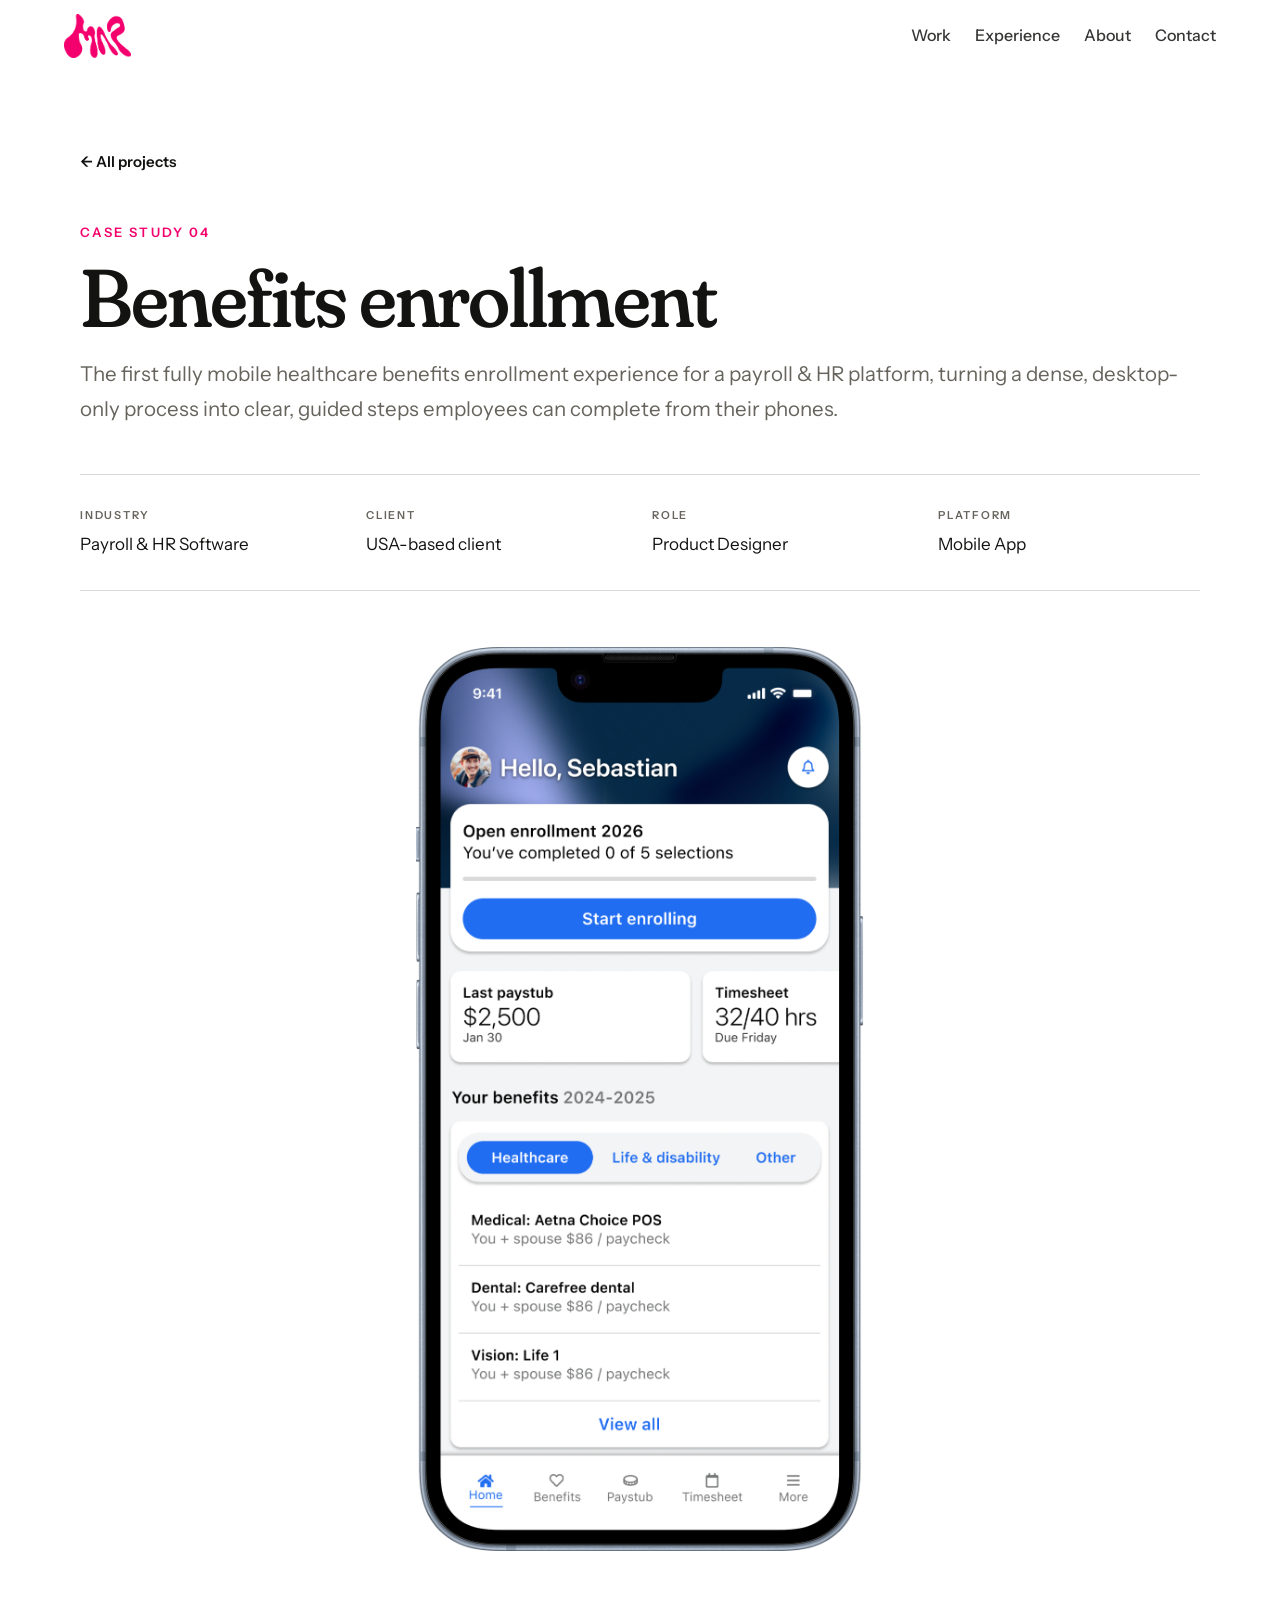
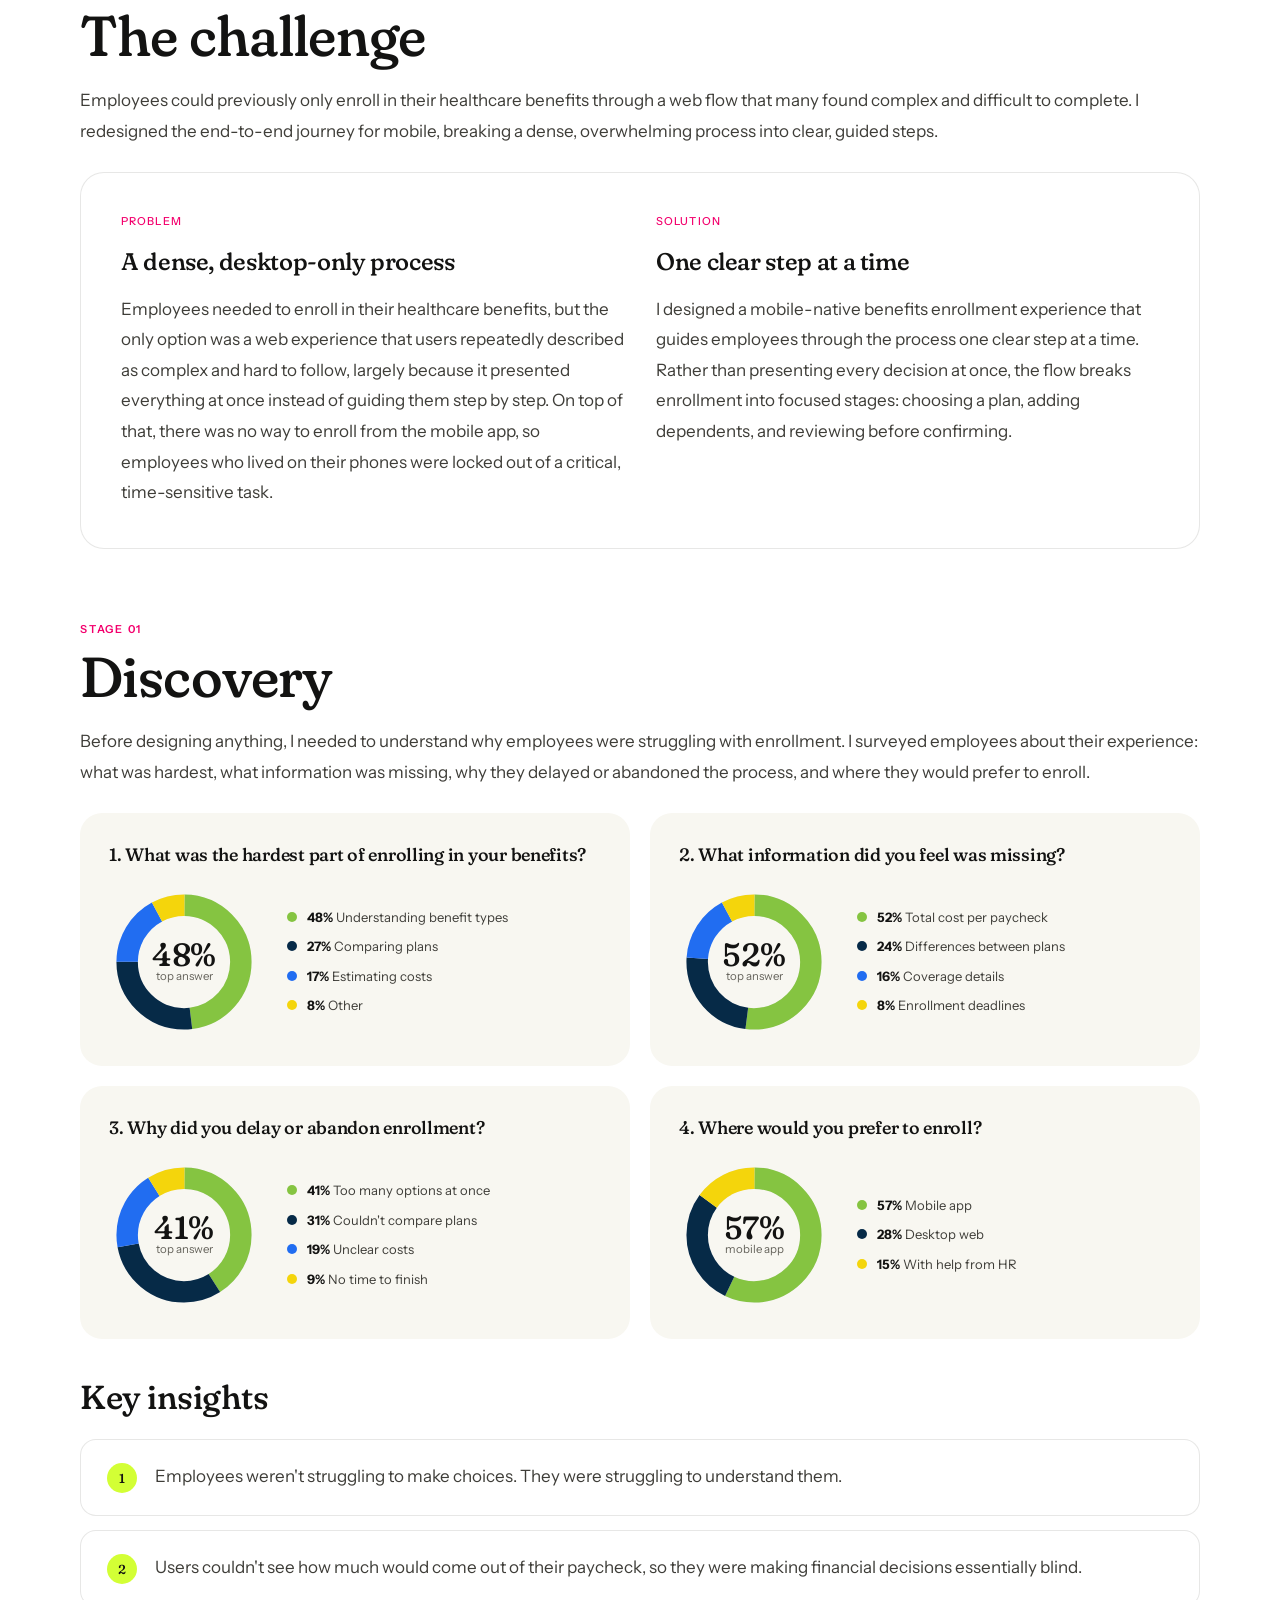
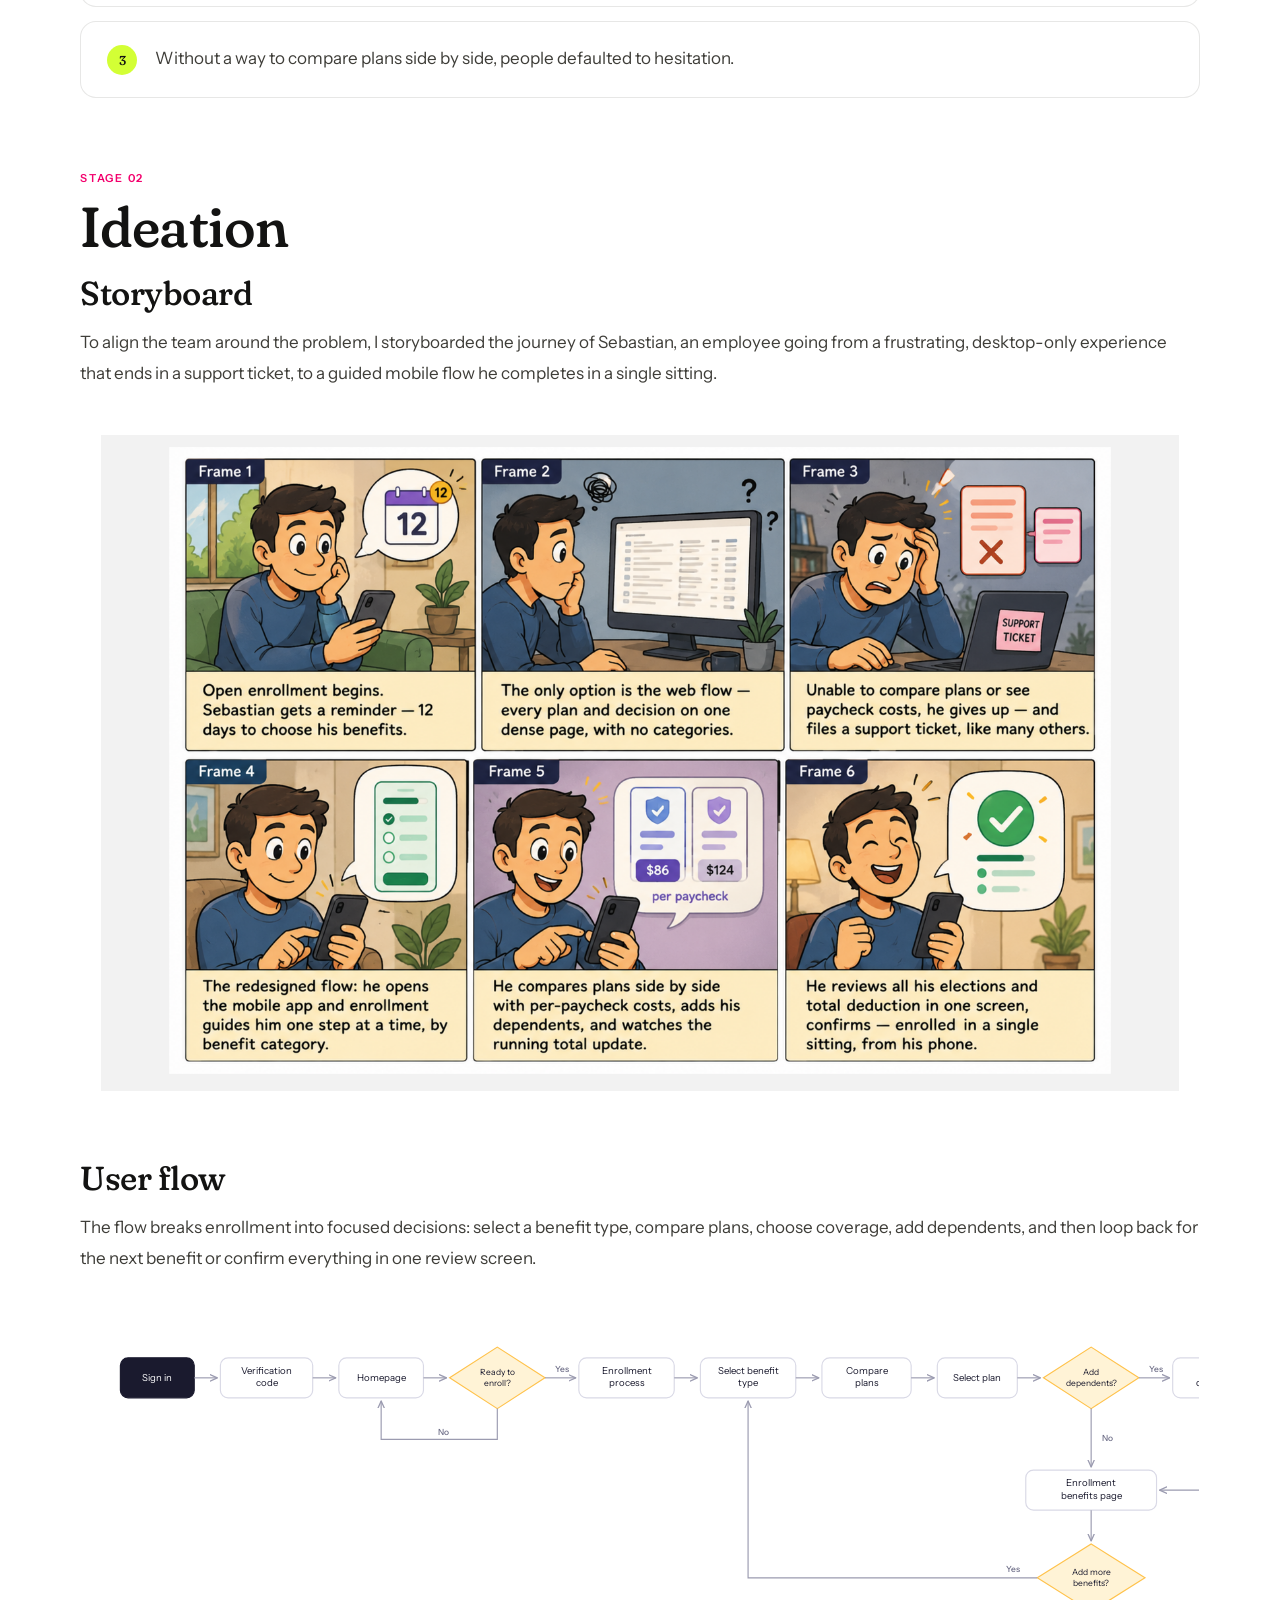
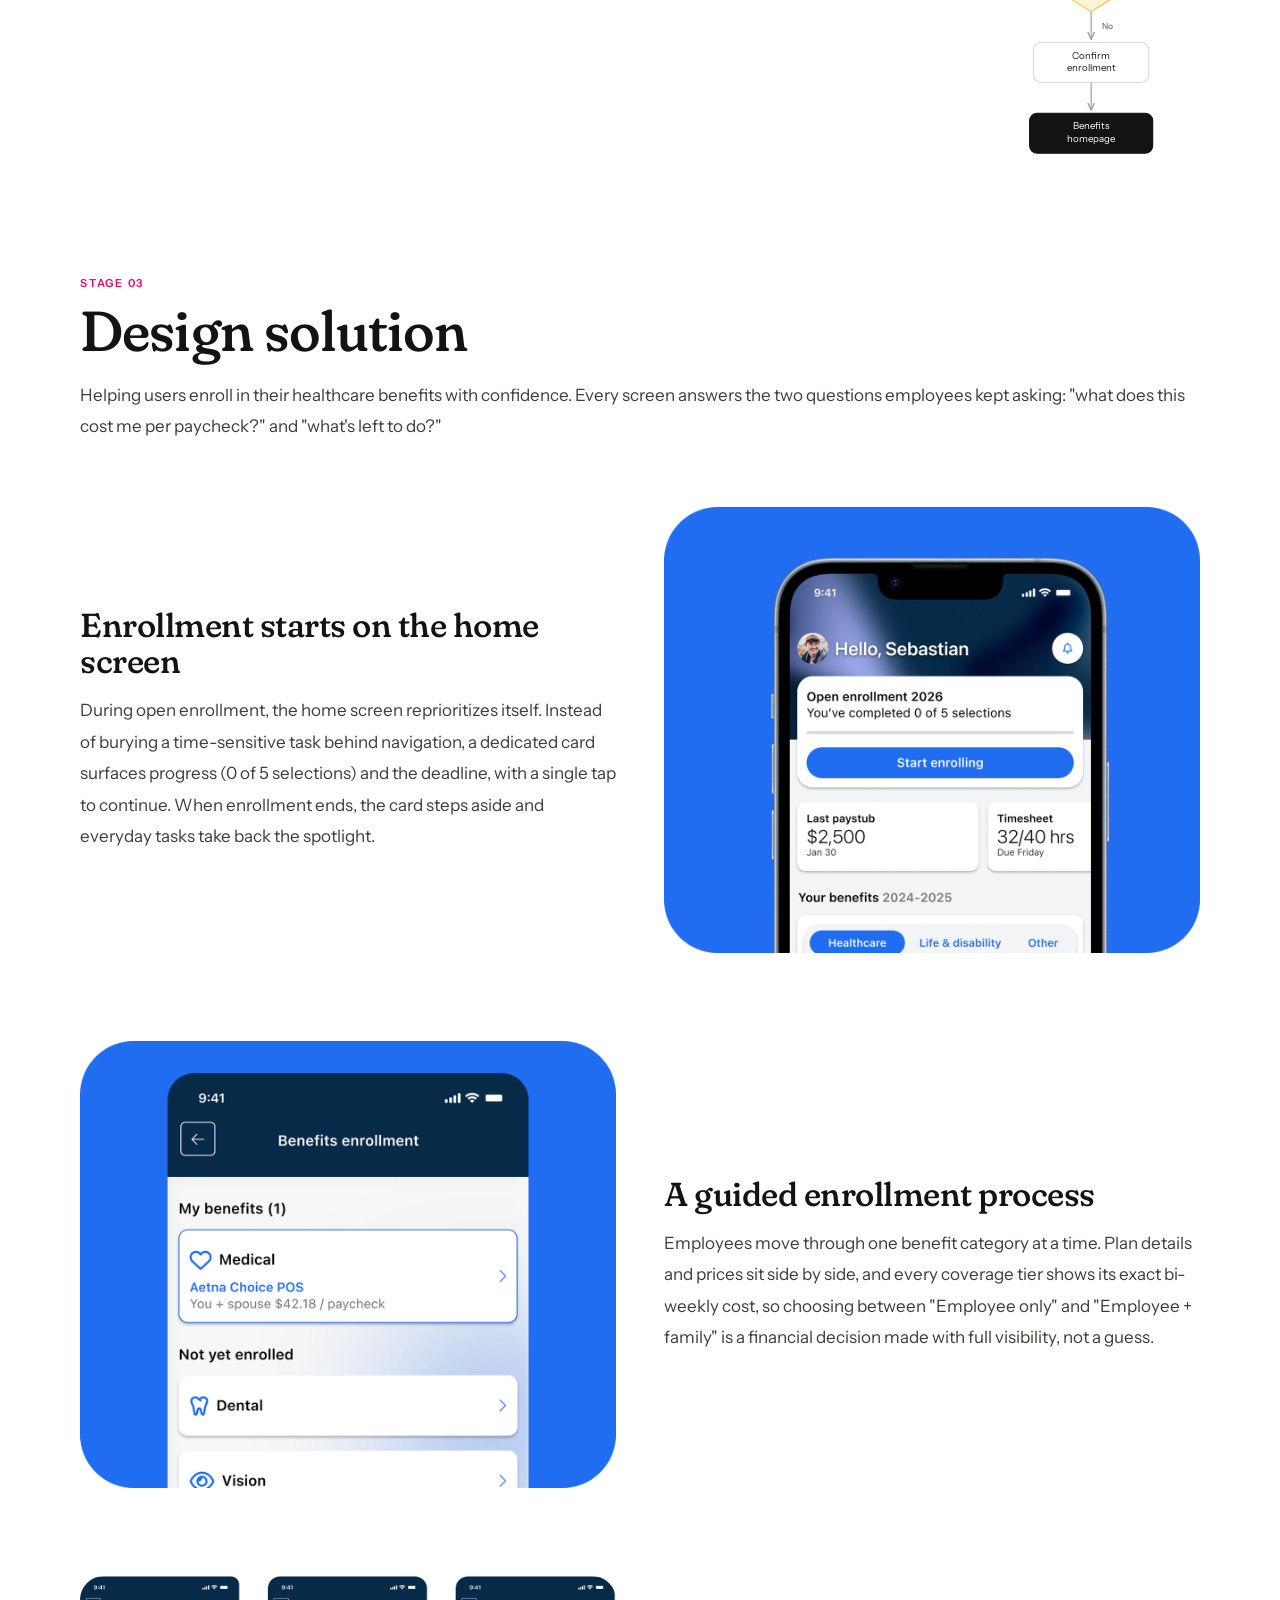
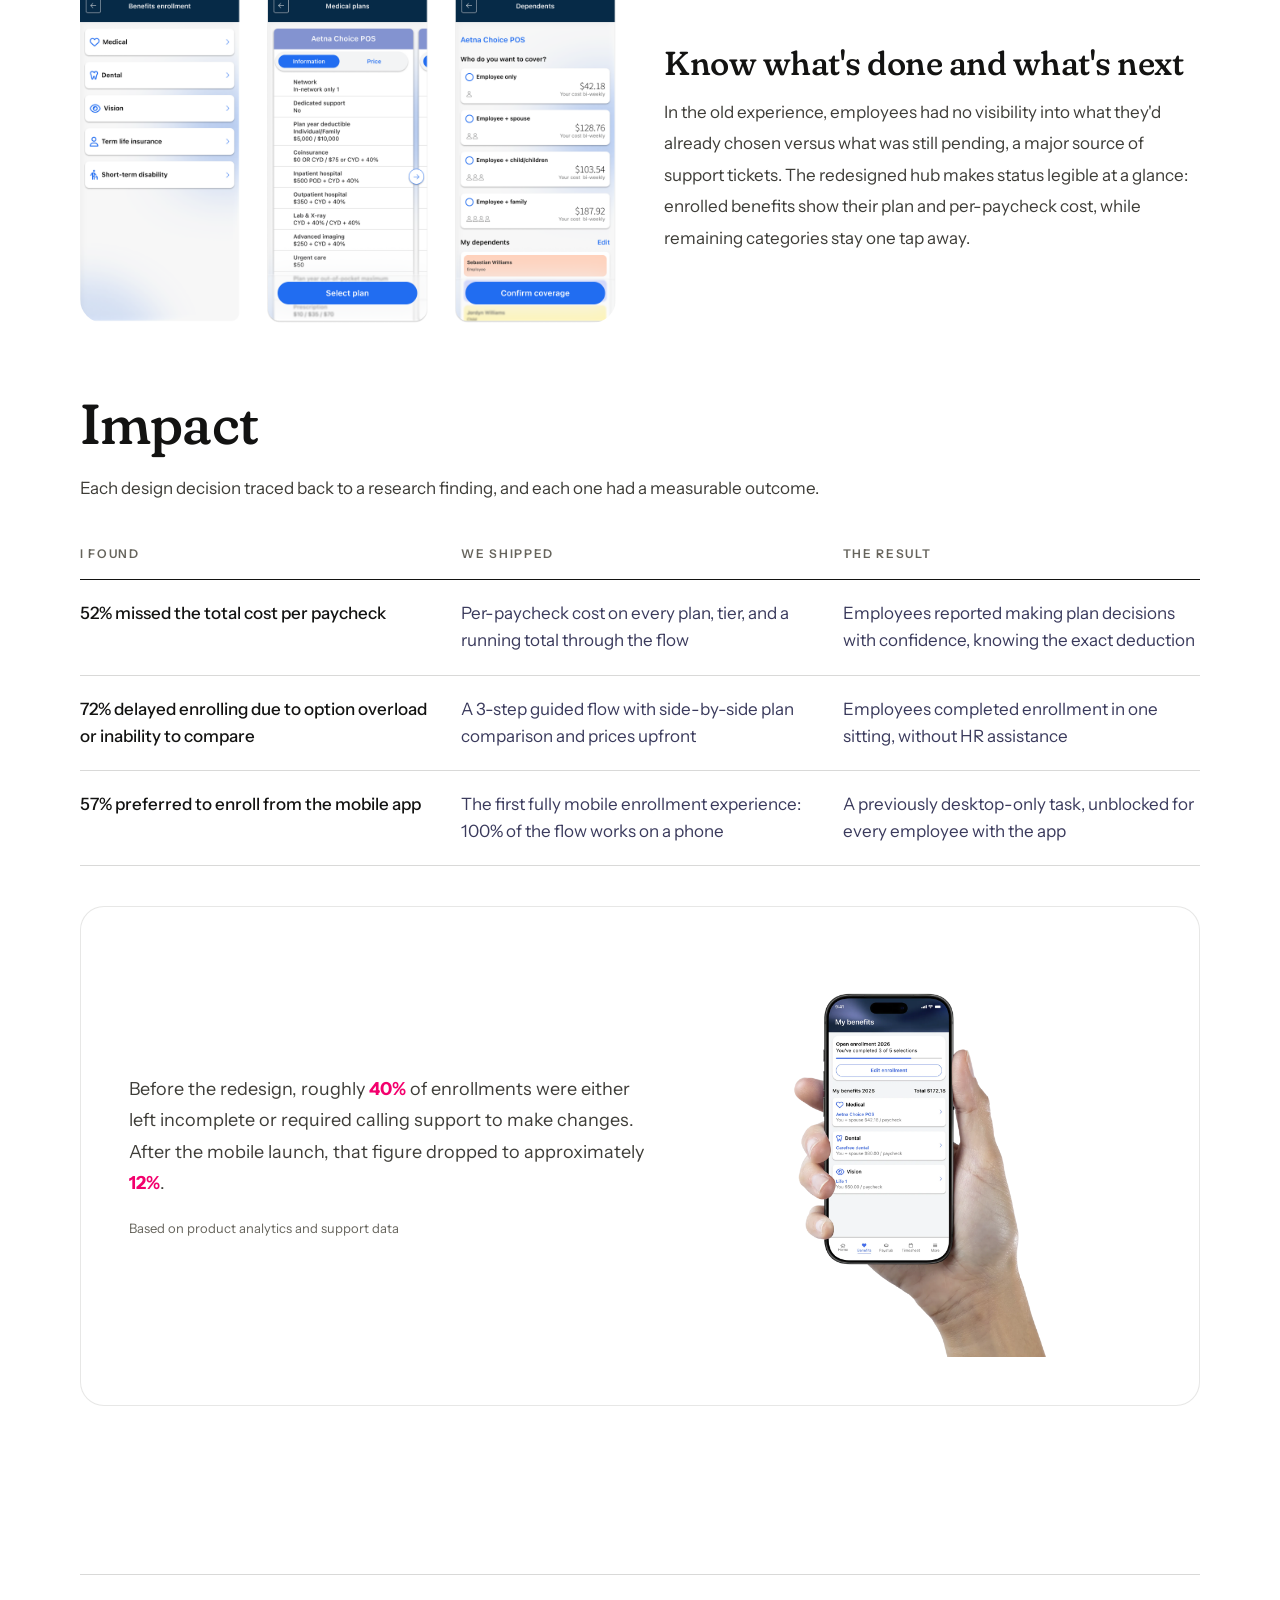
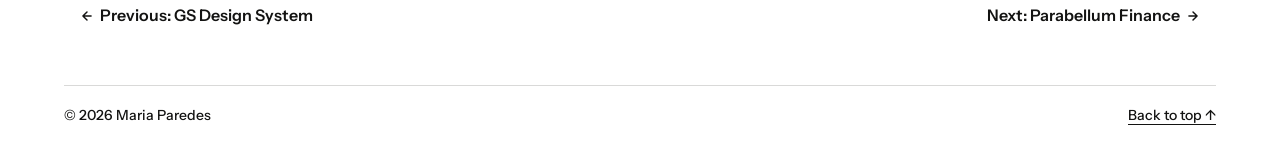
<file: case-4.html>
<!DOCTYPE html>
<html lang="en">
<head>
<!-- Google Tag Manager -->
<script>(function(w,d,s,l,i){w[l]=w[l]||[];w[l].push({'gtm.start':
new Date().getTime(),event:'gtm.js'});var f=d.getElementsByTagName(s)[0],
j=d.createElement(s),dl=l!='dataLayer'?'&l='+l:'';j.async=true;j.src=
'https://www.googletagmanager.com/gtm.js?id='+i+dl;f.parentNode.insertBefore(j,f);
})(window,document,'script','dataLayer','GTM-K2FJXDMW');</script>
<!-- End Google Tag Manager -->
<meta charset="UTF-8">
<meta name="viewport" content="width=device-width, initial-scale=1.0">
<title>Benefits enrollment: a fully mobile healthcare enrollment experience · Maria</title>
<link rel="preconnect" href="https://fonts.googleapis.com">
<link rel="preconnect" href="https://fonts.gstatic.com" crossorigin>
<link href="https://fonts.googleapis.com/css2?family=Fraunces:opsz,wght,SOFT,WONK@9..144,300..700,0..100,0..1&family=Instrument+Sans:wght@400;500;600;700&display=swap" rel="stylesheet">
<style>
  :root {
    --primary: #EC0B7F;
    --secondary: #474dec;
    --bg: #fbfbfb;
    --sidebar-bg: #FFFFFF;
    --text: #1A1A2E;
    --text-muted: #6B6B85;
    --surface: #FFFFFF;
    --pink-tint: #FDE6F1;
    --pink-tint-text: #993556;
    --indigo-tint: #EAEAFC;
    --indigo-tint-text: #474dec;
    --border: #ECECF3;
    --sidebar-w: 400px;
    --fs-hero: 48px;
    --fs-display: 40px;
    --fs-h1: 32px;
    --fs-h2: 24px;
    --fs-h3: 18px;
    --fs-body-lg: 16px;
    --fs-body: 16px;
    --fs-ui: 13px;
    --fs-meta: 12px;
    --fs-eyebrow: 11px;
  }
  * { margin:0; padding:0; box-sizing:border-box; }
  body { font-family:'Instrument Sans',sans-serif; background:var(--bg); color:var(--text); display:flex; min-height:100vh; }

  .sidebar {
    width:var(--sidebar-w); min-height:100vh;
    background:var(--sidebar-bg); border-right:1px solid var(--border);
    position:fixed; top:0; left:0;
    padding:36px 32px; display:flex; flex-direction:column; z-index:100;
  }
  .back-link {
    display:inline-flex; align-items:center; gap:8px;
    font-size:var(--fs-ui); font-weight:500; color:var(--text-muted);
    text-decoration:none; margin-bottom:36px; transition:color 0.2s;
  }
  .back-link:hover { color:var(--primary); }
  .sidebar h2 {
    font-family:'Fraunces',sans-serif; font-weight:500;
    font-size:22px; line-height:1.3; margin-bottom:6px; color:var(--text);
  }
  .sidebar .meta { font-size:var(--fs-meta); color:var(--text-muted); margin-bottom:32px; }
  .toc-label {
    font-size:var(--fs-eyebrow); font-weight:500; letter-spacing:0.1em;
    text-transform:uppercase; color:var(--text-muted); margin-bottom:12px;
  }
  .toc a {
    display:block; font-size:var(--fs-ui); color:var(--text-muted);
    text-decoration:none; padding:8px 0 8px 14px;
    margin-left:-14px; border-left:2px solid transparent;
    transition:all 0.2s;
  }
  .toc a:hover, .toc a.active { color:var(--primary); border-left-color:var(--primary); }
  .toc a.active { font-weight:500; }
  .sidebar-tags { display:flex; flex-wrap:wrap; gap:6px; margin-top:32px; }
  .stag {
    font-size:var(--fs-eyebrow); font-weight:500; padding:4px 12px;
    border-radius:999px; background:var(--indigo-tint); color:var(--indigo-tint-text);
  }
  .stag.pink { background:var(--pink-tint); color:var(--pink-tint-text); }

  .sidebar-overlay { display: none; position: fixed; inset: 0; background: rgba(26,26,46,0.4); z-index: 99; }
  .sidebar-overlay.active { display: block; }

  .main {
    margin-left:var(--sidebar-w); flex:1;
    display:flex; flex-direction:column; align-items:center;
    padding:60px 80px;
  }
  .main > * { width:100%; max-width:1100px; }

  .hero-eyebrow {
    font-size:var(--fs-eyebrow); font-weight:500; letter-spacing:0.12em;
    text-transform:uppercase; color:var(--primary); margin-bottom:14px;
  }
  .hero-title {
    font-family:'Fraunces',sans-serif; font-weight:500;
    font-size:var(--fs-hero); line-height:1.1; letter-spacing:-0.5px;
    margin-bottom:18px; color:var(--text);
  }
  .hero-sub {
    font-size:var(--fs-h3); line-height:1.7; color:var(--text-muted);
    margin-bottom:48px; width:100%;
  }

  .meta-bar {
    display: grid;
    grid-template-columns: repeat(4, 1fr);
    gap: 24px;
    padding: 32px 0;
    border-top: 1px solid #6b6b85;
    border-bottom: 1px solid #6b6b85;
    margin-bottom: 56px;
  }
  .meta-item { display: flex; flex-direction: column; gap: 6px; }
  .meta-item .meta-label {
    font-size: var(--fs-eyebrow); font-weight: 700; letter-spacing: 0.08em;
    text-transform: uppercase; color: var(--text-muted);
  }
  .meta-item .meta-value { font-size: var(--fs-body); color: var(--text); }

  .hero-image {
    width: 100% !important;
    border-radius: 20px; overflow: hidden; margin-bottom: 56px;
  }
  .hero-image img { width: 40%; height: auto; display: block; margin: 0 auto; }

  .cs-section { margin-bottom:72px; scroll-margin-top:40px; }
  .cs-section h3 {
    font-family:'Fraunces',sans-serif; font-weight:500;
    font-size:var(--fs-h1); margin-bottom:20px; color:var(--text);
  }
  .cs-section p { font-size:var(--fs-body); line-height:1.85; color:#3A3A5C; margin-bottom:16px; }
  .cs-section p:last-child { margin-bottom:0; }

  .phase-num-label {
    font-size: var(--fs-eyebrow);
    font-weight: 700;
    letter-spacing: 0.1em;
    text-transform: uppercase;
    color: var(--primary);
    margin-bottom: 10px;
  }

  /* PROBLEM / SOLUTION GRID */
  .problem-grid {
    display: grid;
    grid-template-columns: 1fr 1fr;
    gap: 32px;
    margin-top: 24px;
    background: #fff;
    border-radius: 24px;
    border: 1px solid var(--border);
    padding: 40px;
  }
  .pg-col { display: flex; flex-direction: column; gap: 16px; }
  .pg-label {
    font-size: var(--fs-eyebrow); font-weight: 500; letter-spacing: 0.1em;
    text-transform: uppercase; color: var(--primary);
  }
  .pg-col h4 {
    font-family: 'Fraunces', sans-serif; font-weight: 500;
    font-size: var(--fs-h2); color: var(--text); line-height: 1.3;
  }
  .pg-col p { font-size: var(--fs-body); line-height: 1.8; color: #3A3A5C; margin: 0; }

  /* RESEARCH CHARTS */
  .research-grid {
    display: grid; grid-template-columns: 1fr 1fr; gap: 20px; margin-top: 24px;
  }
  .research-card {
    background: #fff; border: 1px solid var(--border); border-radius: 20px;
    padding: 28px;
  }
  .research-q {
    font-family: 'Fraunces', sans-serif; font-weight: 500;
    font-size: var(--fs-h3); color: var(--text); line-height: 1.4; margin-bottom: 20px;
  }
  .research-body { display: flex; align-items: center; gap: 28px; }
  .donut { width: 150px; height: 150px; flex-shrink: 0; }
  .donut svg { width: 100%; height: 100%; display: block; }
  .donut circle { fill: none; stroke-width: 6; }
  .donut-center {
    font-family: 'Fraunces', sans-serif; font-weight: 600;
    font-size: 9px; fill: var(--text);
  }
  .donut-center-label { font-family: 'Instrument Sans', sans-serif; font-weight: 400; font-size: 3.2px; fill: var(--text-muted); }
  .research-legend { display: flex; flex-direction: column; gap: 10px; min-width: 0; }
  .legend-item { display: flex; align-items: flex-start; gap: 10px; }
  .legend-dot { width: 10px; height: 10px; border-radius: 50%; flex-shrink: 0; margin-top: 4px; }
  .legend-item p { font-size: var(--fs-ui); color: #3A3A5C; line-height: 1.5; margin: 0; }
  .legend-item p strong { color: var(--text); font-weight: 700; }

  /* KEY INSIGHTS */
  .insight-list { display: flex; flex-direction: column; gap: 14px; margin-top: 24px; }
  .insight-item {
    display: flex; align-items: flex-start; gap: 18px;
    background: #fff; border: 1px solid var(--border);
    border-radius: 16px; padding: 22px 26px;
  }
  .insight-num {
    width: 30px; height: 30px; border-radius: 50%; flex-shrink: 0;
    background: var(--secondary); color: #fff;
    display: flex; align-items: center; justify-content: center;
    font-family: 'Fraunces', sans-serif; font-weight: 600; font-size: var(--fs-ui);
    margin-top: 1px;
  }
  .insight-item p { font-size: var(--fs-body); line-height: 1.7; color: var(--text); margin: 0; }

  /* STORYBOARD + USER FLOW */
  .stage-full-image {
    width: 100%; background: #fff; border: 1px solid var(--border);
    border-radius: 16px; overflow: hidden; margin-top: 24px;
  }
  .stage-full-image img { width:100%; height:auto; display:block; }
  .userflow-image {
    width: 100%; background: #fff; border: 1px solid var(--border);
    border-radius: 16px; padding: 24px; margin-top: 24px; overflow-x: auto;
  }
  .userflow-image svg { width: 100%; min-width: 1200px; height: auto; display: block; }
  .uf-svg text { font-family: 'Instrument Sans', sans-serif; }
  .uf-node { fill: #fff; stroke: #D9D9E6; stroke-width: 1.5; }
  .uf-node-dark { fill: #1A1A2E; stroke: #1A1A2E; }
  .uf-node-end { fill: var(--secondary); stroke: var(--secondary); }
  .uf-txt { font-size: 12.5px; fill: #1A1A2E; }
  .uf-txt-light { fill: #fff; }
  .uf-dec { fill: #FFF3D6; stroke: #FFC24B; stroke-width: 1.5; }
  .uf-dec-txt { font-size: 11px; fill: #1A1A2E; }
  .uf-line { stroke: #9b9bb0; stroke-width: 1.5; fill: none; }
  .uf-lbl { font-size: 11px; fill: #6B6B85; font-weight: 500; }

  /* STAGE BLOCKS (Design Solution) */
  .stage-block {
    display: grid; grid-template-columns: 1fr 1fr; gap: 48px;
    align-items: center; margin-top: 40px;
  }
  .stage-block:first-of-type { margin-top: 24px; }
  .stage-title {
    font-family: 'Fraunces', sans-serif; font-weight: 500;
    font-size: var(--fs-h2); line-height: 1.3; color: var(--text); margin-bottom: 16px;
  }
  .stage-left p, .stage-text p { font-size: var(--fs-body); line-height: 1.85; color: #3A3A5C; margin: 0 0 14px; }
  .stage-left p:last-child, .stage-text p:last-child { margin-bottom: 0; }
  .stage-image {
    border-radius: 20px; overflow: hidden;
  }
  .stage-image img { width: 100%; height: auto; display: block; }

  .phase-subsections {
    margin-top: 40px;
    display: flex;
    flex-direction: column;
    gap: 64px;
  }
  .phase-subsection { scroll-margin-top: 40px; }

  /* IMPACT TABLE */
  .impact-table { width: 100%; border-radius: 16px; overflow: hidden; border: 1px solid var(--border); margin-top: 24px; box-shadow: 0 8px 32px rgba(26,26,46,0.08); }
  .impact-header { display: grid; grid-template-columns: 1fr 1fr 1fr; background: var(--text); padding: 16px 24px; gap: 24px; }
  .impact-header span { font-family: 'Fraunces', sans-serif; font-weight: 500; font-size: var(--fs-ui); color: #fff; text-transform: uppercase; letter-spacing: 0.06em; }
  .impact-row { display: grid; grid-template-columns: 1fr 1fr 1fr; padding: 20px 24px; gap: 24px; border-bottom: 1px solid var(--border); background: #fff; align-items: start; }
  .impact-row:last-child { border-bottom: none; }
  .impact-row:nth-child(even) { background: var(--bg); }
  .impact-cell-found { font-size: var(--fs-body); color: var(--text); font-weight: 500; line-height: 1.6; }
  .impact-cell { font-size: var(--fs-body); color: #3A3A5C; line-height: 1.6; }

  /* IMPACT HIGHLIGHT */
  .impact-highlight {
    display: grid; grid-template-columns: 1.2fr 1fr; gap: 48px;
    align-items: center; margin-top: 40px;
    background: #fff; border: 1px solid var(--border); border-radius: 24px;
    padding: 48px;
  }
  .impact-highlight-text p {
    font-size: var(--fs-h3); line-height: 1.75; color: var(--text); margin: 0;
  }
  .impact-highlight-text strong { color: var(--primary); font-weight: 700; }
  .impact-highlight-text .impact-source {
    display: block; font-size: var(--fs-ui); color: var(--text-muted); margin-top: 18px;
  }
  .impact-highlight-image { max-width: 320px; margin: 0 auto; }
  .impact-highlight-image img { width: 100%; height: auto; display: block; }

  .case-nav {
    display:flex; justify-content:space-between; align-items:center;
    padding-top:40px; margin-top:80px;
  }
  .case-nav a {
    text-decoration:none; color:var(--text-muted); font-size:var(--fs-ui); font-weight:500;
    display:flex; align-items:center; gap:6px; transition:color 0.2s;
  }
  .case-nav a:hover { color:var(--primary); }

  @media (max-width: 1024px) {
    :root { --sidebar-w: 280px; }
    .main { padding: 48px 40px; }
    .hero-title { font-size: var(--fs-display); }
    .problem-grid { grid-template-columns: 1fr; }
    .research-grid { grid-template-columns: 1fr; }
    .stage-block { grid-template-columns: 1fr; gap: 24px; }
    .impact-highlight { grid-template-columns: 1fr; padding: 32px; }
    .hero-image img { width: 55%; }
  }

  @media (max-width: 768px) {
    body { flex-direction: column; }
    .sidebar {
      transform: translateX(-100%); transition: transform 0.3s ease;
      width: 300px; z-index: 150; overflow-y: auto;
    }
    .sidebar.open { transform: translateX(0); }
    .main { margin-left: 0; padding: 72px 24px 48px; }
    .main > * { max-width: 100%; }
    .hero-title { font-size: var(--fs-h1); }
    .hero-image img { width: 80%; }
    .meta-bar { grid-template-columns: 1fr 1fr; gap: 20px; }
    .impact-header { display: none; }
    .impact-row { grid-template-columns: 1fr; gap: 12px; }
    .impact-cell-found::before { content: 'I found'; display: block; font-size: var(--fs-eyebrow); font-weight: 700; text-transform: uppercase; letter-spacing: 0.08em; color: var(--primary); margin-bottom: 4px; }
    .impact-row .impact-cell:nth-of-type(2)::before { content: 'We shipped'; display: block; font-size: var(--fs-eyebrow); font-weight: 700; text-transform: uppercase; letter-spacing: 0.08em; color: var(--secondary); margin-bottom: 4px; }
    .impact-row .impact-cell:nth-of-type(3)::before { content: 'The result'; display: block; font-size: var(--fs-eyebrow); font-weight: 700; text-transform: uppercase; letter-spacing: 0.08em; color: var(--text-muted); margin-bottom: 4px; }
    .problem-grid { padding: 24px; }
    .research-body { flex-direction: column; align-items: flex-start; }
    .case-nav { flex-direction: column; gap: 16px; }
  }

  @media (max-width: 480px) {
    .main { padding: 64px 16px 32px; }
    .hero-title { font-size: var(--fs-h2); }
    .cs-section h3 { font-size: var(--fs-h2); }
    .hero-image img { width: 100%; }
    .impact-highlight { padding: 24px; }
  }

  /* MOBILE NAV BAR */
  .top-bar {
    display: none;
    position: fixed;
    top: 0; left: 0; right: 0;
    height: 60px;
    background: #ffffff;
    border-bottom: 1px solid #ECECF3;
    z-index: 300;
    padding: 0 16px;
    flex-direction: row;
    align-items: center;
    justify-content: space-between;
  }
  .top-bar-left {
    display: flex;
    flex-direction: row;
    align-items: center;
    gap: 10px;
  }
  .top-bar-logo {
    width: 36px;
    height: 36px;
    display: flex;
    align-items: center;
    justify-content: center;
  }
  .top-bar-logo img {
    width: 100%;
    height: 100%;
    object-fit: contain;
  }
  .top-bar-name {
    display: block;
    font-family: 'Fraunces', sans-serif;
    font-weight: 500;
    font-size: 14px;
    color: #1A1A2E;
    line-height: 1.2;
  }
  .top-bar-role {
    display: block;
    font-size: 11px;
    color: #6B6B85;
    line-height: 1.2;
  }
  .top-bar-menu {
    background: none;
    border: none;
    cursor: pointer;
    padding: 6px;
    display: flex;
    align-items: center;
    color: #1A1A2E;
  }
  @media (max-width: 768px) {
    .top-bar { display: flex; }
    .sidebar { padding-top: 80px; }
    .main { padding-top: 80px; }
  }

  /* Mobile menu polish */
  .top-bar-menu:focus { outline: none; }
  .top-bar-menu:focus-visible { outline: 2px solid var(--primary); outline-offset: 2px; border-radius: 8px; }
  @media (max-width: 768px) {
    body.menu-open { overflow: hidden; }
    .sidebar { top: 60px; min-height: 0; height: calc(100vh - 60px); height: calc(100dvh - 60px); padding-top: 32px; box-shadow: 0 12px 40px rgba(26,26,46,0.14); }
    .sidebar-overlay { top: 60px; }
    .sidebar-overlay.active { display: block; }
  }
</style>
<link rel="stylesheet" href="css/case.css?v=20261123b">
<!-- Google tag (gtag.js) -->
<script async src="https://www.googletagmanager.com/gtag/js?id=G-NF486Z0G3G"></script>
<script>
  window.dataLayer = window.dataLayer || [];
  function gtag(){dataLayer.push(arguments);}
  gtag('js', new Date());
  gtag('config', 'G-NF486Z0G3G');
</script>
<script src="https://t.contentsquare.net/uxa/7a04c337af5e3.js" defer></script>
</head>
<body>
<header class="nav">
  <a class="logo" href="index.html" aria-label="Maria Paredes, home"><img src="img/logo.png" alt="" width="687" height="433"></a>
  <nav class="links" aria-label="Main">
    <a href="index.html#work">Work</a>
    <a href="index.html#experience">Experience</a>
    <a href="about.html">About</a>
    <a href="index.html#contact">Contact</a>
  </nav>
</header>
<!-- Google Tag Manager (noscript) -->
<noscript><iframe src="https://www.googletagmanager.com/ns.html?id=GTM-K2FJXDMW"
height="0" width="0" style="display:none;visibility:hidden"></iframe></noscript>
<!-- End Google Tag Manager (noscript) -->

<div class="sidebar-overlay" id="overlay"></div>


<main class="main" id="top">
  <a class="case-back" href="projects.html">← All projects</a>

  <div class="hero-eyebrow">Case Study 04</div>
  <h1 class="hero-title">Benefits enrollment</h1>
  <p class="hero-sub">The first fully mobile healthcare benefits enrollment experience for a payroll & HR platform, turning a dense, desktop-only process into clear, guided steps employees can complete from their phones.</p>

  <div class="meta-bar">
    <div class="meta-item">
      <span class="meta-label">Industry</span>
      <span class="meta-value">Payroll & HR Software</span>
    </div>
    <div class="meta-item">
      <span class="meta-label">Client</span>
      <span class="meta-value">USA-based client</span>
    </div>
    <div class="meta-item">
      <span class="meta-label">Role</span>
      <span class="meta-value">Product Designer</span>
    </div>
    <div class="meta-item">
      <span class="meta-label">Platform</span>
      <span class="meta-value">Mobile App</span>
    </div>
  </div>

  <div class="hero-image">
    <img src="img/benefits-hero.png" alt="Benefits enrollment mobile app home screen with open enrollment card">
  </div>

  <!-- 01 THE CHALLENGE -->
  <section class="cs-section" id="challenge">
    <h3>The challenge</h3>
    <p>Employees could previously only enroll in their healthcare benefits through a web flow that many found complex and difficult to complete. I redesigned the end-to-end journey for mobile, breaking a dense, overwhelming process into clear, guided steps.</p>

    <div class="problem-grid">
      <div class="pg-col">
        <div class="pg-label">Problem</div>
        <h4>A dense, desktop-only process</h4>
        <p>Employees needed to enroll in their healthcare benefits, but the only option was a web experience that users repeatedly described as complex and hard to follow, largely because it presented everything at once instead of guiding them step by step. On top of that, there was no way to enroll from the mobile app, so employees who lived on their phones were locked out of a critical, time-sensitive task.</p>
      </div>
      <div class="pg-col">
        <div class="pg-label">Solution</div>
        <h4>One clear step at a time</h4>
        <p>I designed a mobile-native benefits enrollment experience that guides employees through the process one clear step at a time. Rather than presenting every decision at once, the flow breaks enrollment into focused stages: choosing a plan, adding dependents, and reviewing before confirming.</p>
      </div>
    </div>
  </section>

  <!-- 02 DISCOVERY -->
  <section class="cs-section" id="discovery">
    <div class="phase-num-label">Stage 01</div>
    <h3>Discovery</h3>
    <p>Before designing anything, I needed to understand why employees were struggling with enrollment. I surveyed employees about their experience: what was hardest, what information was missing, why they delayed or abandoned the process, and where they would prefer to enroll.</p>

    <div class="research-grid">

      <!-- Q1 -->
      <div class="research-card">
        <div class="research-q">1. What was the hardest part of enrolling in your benefits?</div>
        <div class="research-body">
          <div class="donut" role="img" aria-label="Donut chart: 48% understanding benefit types, 27% comparing plans, 17% estimating costs, 8% other">
            <svg viewBox="0 0 42 42">
              <circle cx="21" cy="21" r="15.915" stroke="#ECECF3"></circle>
              <circle cx="21" cy="21" r="15.915" stroke="#85C441" stroke-dasharray="48 52" stroke-dashoffset="25"></circle>
              <circle cx="21" cy="21" r="15.915" stroke="#062A47" stroke-dasharray="27 73" stroke-dashoffset="-23"></circle>
              <circle cx="21" cy="21" r="15.915" stroke="#216DF1" stroke-dasharray="17 83" stroke-dashoffset="-50"></circle>
              <circle cx="21" cy="21" r="15.915" stroke="#F4D50C" stroke-dasharray="8 92" stroke-dashoffset="-67"></circle>
              <text class="donut-center" x="21" y="21" text-anchor="middle" dy="1">48%</text>
              <text class="donut-center-label" x="21" y="26" text-anchor="middle">top answer</text>
            </svg>
          </div>
          <div class="research-legend">
            <div class="legend-item"><span class="legend-dot" style="background:#85C441;"></span><p><strong>48%</strong> Understanding benefit types</p></div>
            <div class="legend-item"><span class="legend-dot" style="background:#062A47;"></span><p><strong>27%</strong> Comparing plans</p></div>
            <div class="legend-item"><span class="legend-dot" style="background:#216DF1;"></span><p><strong>17%</strong> Estimating costs</p></div>
            <div class="legend-item"><span class="legend-dot" style="background:#F4D50C;"></span><p><strong>8%</strong> Other</p></div>
          </div>
        </div>
      </div>

      <!-- Q2 -->
      <div class="research-card">
        <div class="research-q">2. What information did you feel was missing?</div>
        <div class="research-body">
          <div class="donut" role="img" aria-label="Donut chart: 52% total cost per paycheck, 24% differences between plans, 16% coverage details, 8% enrollment deadlines">
            <svg viewBox="0 0 42 42">
              <circle cx="21" cy="21" r="15.915" stroke="#ECECF3"></circle>
              <circle cx="21" cy="21" r="15.915" stroke="#85C441" stroke-dasharray="52 48" stroke-dashoffset="25"></circle>
              <circle cx="21" cy="21" r="15.915" stroke="#062A47" stroke-dasharray="24 76" stroke-dashoffset="-27"></circle>
              <circle cx="21" cy="21" r="15.915" stroke="#216DF1" stroke-dasharray="16 84" stroke-dashoffset="-51"></circle>
              <circle cx="21" cy="21" r="15.915" stroke="#F4D50C" stroke-dasharray="8 92" stroke-dashoffset="-67"></circle>
              <text class="donut-center" x="21" y="21" text-anchor="middle" dy="1">52%</text>
              <text class="donut-center-label" x="21" y="26" text-anchor="middle">top answer</text>
            </svg>
          </div>
          <div class="research-legend">
            <div class="legend-item"><span class="legend-dot" style="background:#85C441;"></span><p><strong>52%</strong> Total cost per paycheck</p></div>
            <div class="legend-item"><span class="legend-dot" style="background:#062A47;"></span><p><strong>24%</strong> Differences between plans</p></div>
            <div class="legend-item"><span class="legend-dot" style="background:#216DF1;"></span><p><strong>16%</strong> Coverage details</p></div>
            <div class="legend-item"><span class="legend-dot" style="background:#F4D50C;"></span><p><strong>8%</strong> Enrollment deadlines</p></div>
          </div>
        </div>
      </div>

      <!-- Q3 -->
      <div class="research-card">
        <div class="research-q">3. Why did you delay or abandon enrollment?</div>
        <div class="research-body">
          <div class="donut" role="img" aria-label="Donut chart: 41% too many options at once, 31% couldn't compare plans, 19% unclear costs, 9% no time to finish">
            <svg viewBox="0 0 42 42">
              <circle cx="21" cy="21" r="15.915" stroke="#ECECF3"></circle>
              <circle cx="21" cy="21" r="15.915" stroke="#85C441" stroke-dasharray="41 59" stroke-dashoffset="25"></circle>
              <circle cx="21" cy="21" r="15.915" stroke="#062A47" stroke-dasharray="31 69" stroke-dashoffset="-16"></circle>
              <circle cx="21" cy="21" r="15.915" stroke="#216DF1" stroke-dasharray="19 81" stroke-dashoffset="-47"></circle>
              <circle cx="21" cy="21" r="15.915" stroke="#F4D50C" stroke-dasharray="9 91" stroke-dashoffset="-66"></circle>
              <text class="donut-center" x="21" y="21" text-anchor="middle" dy="1">41%</text>
              <text class="donut-center-label" x="21" y="26" text-anchor="middle">top answer</text>
            </svg>
          </div>
          <div class="research-legend">
            <div class="legend-item"><span class="legend-dot" style="background:#85C441;"></span><p><strong>41%</strong> Too many options at once</p></div>
            <div class="legend-item"><span class="legend-dot" style="background:#062A47;"></span><p><strong>31%</strong> Couldn't compare plans</p></div>
            <div class="legend-item"><span class="legend-dot" style="background:#216DF1;"></span><p><strong>19%</strong> Unclear costs</p></div>
            <div class="legend-item"><span class="legend-dot" style="background:#F4D50C;"></span><p><strong>9%</strong> No time to finish</p></div>
          </div>
        </div>
      </div>

      <!-- Q4 -->
      <div class="research-card">
        <div class="research-q">4. Where would you prefer to enroll?</div>
        <div class="research-body">
          <div class="donut" role="img" aria-label="Donut chart: 57% mobile app, 28% desktop web, 15% with help from HR">
            <svg viewBox="0 0 42 42">
              <circle cx="21" cy="21" r="15.915" stroke="#ECECF3"></circle>
              <circle cx="21" cy="21" r="15.915" stroke="#85C441" stroke-dasharray="57 43" stroke-dashoffset="25"></circle>
              <circle cx="21" cy="21" r="15.915" stroke="#062A47" stroke-dasharray="28 72" stroke-dashoffset="-32"></circle>
              <circle cx="21" cy="21" r="15.915" stroke="#F4D50C" stroke-dasharray="15 85" stroke-dashoffset="-60"></circle>
              <text class="donut-center" x="21" y="21" text-anchor="middle" dy="1">57%</text>
              <text class="donut-center-label" x="21" y="26" text-anchor="middle">mobile app</text>
            </svg>
          </div>
          <div class="research-legend">
            <div class="legend-item"><span class="legend-dot" style="background:#85C441;"></span><p><strong>57%</strong> Mobile app</p></div>
            <div class="legend-item"><span class="legend-dot" style="background:#062A47;"></span><p><strong>28%</strong> Desktop web</p></div>
            <div class="legend-item"><span class="legend-dot" style="background:#F4D50C;"></span><p><strong>15%</strong> With help from HR</p></div>
          </div>
        </div>
      </div>

    </div>

    <h4 class="stage-title" style="margin-top:40px;">Key insights</h4>
    <div class="insight-list">
      <div class="insight-item">
        <div class="insight-num">1</div>
        <p>Employees weren't struggling to make choices. They were struggling to understand them.</p>
      </div>
      <div class="insight-item">
        <div class="insight-num">2</div>
        <p>Users couldn't see how much would come out of their paycheck, so they were making financial decisions essentially blind.</p>
      </div>
      <div class="insight-item">
        <div class="insight-num">3</div>
        <p>Without a way to compare plans side by side, people defaulted to hesitation.</p>
      </div>
    </div>
  </section>

  <!-- 03 IDEATION -->
  <section class="cs-section" id="ideation">
    <div class="phase-num-label">Stage 02</div>
    <h3>Ideation</h3>

    <h4 class="stage-title">Storyboard</h4>
    <p>To align the team around the problem, I storyboarded the journey of Sebastian, an employee going from a frustrating, desktop-only experience that ends in a support ticket, to a guided mobile flow he completes in a single sitting.</p>
    <div class="stage-full-image" style="padding:20px; background:#fff;">
      <img src="img/benefits-storyboard.png" alt="Six-frame storyboard showing the employee journey from frustration with the web flow to completing enrollment on mobile">
    </div>

    <h4 class="stage-title" style="margin-top:48px;">User flow</h4>
    <p>The flow breaks enrollment into focused decisions: select a benefit type, compare plans, choose coverage, add dependents, and then loop back for the next benefit or confirm everything in one review screen.</p>
    <div class="userflow-image">
      <svg class="uf-svg" viewBox="0 0 1560 590" xmlns="http://www.w3.org/2000/svg" role="img" aria-label="User flow: sign in, verification code, homepage, ready to enroll decision, enrollment process, select benefit type, compare plans, select plan, add dependents decision, enrollment benefits page, add more benefits decision, confirm enrollment, benefits homepage">
        <defs>
          <marker id="uf-arrow" viewBox="0 0 10 10" refX="9" refY="5" markerWidth="7" markerHeight="7" orient="auto-start-reverse">
            <path d="M 0 1 L 9 5 L 0 9" fill="none" stroke="#9b9bb0" stroke-width="1.6" stroke-linecap="round" stroke-linejoin="round"/>
          </marker>
        </defs>

        <!-- ══ ROW 1 ══ -->
        <!-- Sign in (start) -->
        <rect class="uf-node uf-node-dark" x="20" y="44" width="96" height="52" rx="10"/>
        <text class="uf-txt uf-txt-light" x="68" y="74" text-anchor="middle">Sign in</text>
        <line class="uf-line" x1="116" y1="70" x2="146" y2="70" marker-end="url(#uf-arrow)"/>

        <!-- Verification code -->
        <rect class="uf-node" x="150" y="44" width="120" height="52" rx="10"/>
        <text class="uf-txt" x="210" y="65" text-anchor="middle">Verification</text>
        <text class="uf-txt" x="210" y="81" text-anchor="middle">code</text>
        <line class="uf-line" x1="270" y1="70" x2="300" y2="70" marker-end="url(#uf-arrow)"/>

        <!-- Homepage -->
        <rect class="uf-node" x="304" y="44" width="110" height="52" rx="10"/>
        <text class="uf-txt" x="359" y="74" text-anchor="middle">Homepage</text>
        <line class="uf-line" x1="414" y1="70" x2="444" y2="70" marker-end="url(#uf-arrow)"/>

        <!-- Decision: Ready to enroll? -->
        <polygon class="uf-dec" points="448,70 510,30 572,70 510,110"/>
        <text class="uf-dec-txt" x="510" y="66" text-anchor="middle">Ready to</text>
        <text class="uf-dec-txt" x="510" y="80" text-anchor="middle">enroll?</text>
        <!-- No loop back to Homepage -->
        <polyline class="uf-line" points="510,110 510,150 359,150 359,100" marker-end="url(#uf-arrow)"/>
        <text class="uf-lbl" x="440" y="144" text-anchor="middle">No</text>
        <!-- Yes forward -->
        <text class="uf-lbl" x="594" y="62" text-anchor="middle">Yes</text>
        <line class="uf-line" x1="572" y1="70" x2="612" y2="70" marker-end="url(#uf-arrow)"/>

        <!-- Enrollment process -->
        <rect class="uf-node" x="616" y="44" width="124" height="52" rx="10"/>
        <text class="uf-txt" x="678" y="65" text-anchor="middle">Enrollment</text>
        <text class="uf-txt" x="678" y="81" text-anchor="middle">process</text>
        <line class="uf-line" x1="740" y1="70" x2="770" y2="70" marker-end="url(#uf-arrow)"/>

        <!-- Select benefit type -->
        <rect class="uf-node" x="774" y="44" width="124" height="52" rx="10"/>
        <text class="uf-txt" x="836" y="65" text-anchor="middle">Select benefit</text>
        <text class="uf-txt" x="836" y="81" text-anchor="middle">type</text>
        <line class="uf-line" x1="898" y1="70" x2="928" y2="70" marker-end="url(#uf-arrow)"/>

        <!-- Compare plans -->
        <rect class="uf-node" x="932" y="44" width="116" height="52" rx="10"/>
        <text class="uf-txt" x="990" y="65" text-anchor="middle">Compare</text>
        <text class="uf-txt" x="990" y="81" text-anchor="middle">plans</text>
        <line class="uf-line" x1="1048" y1="70" x2="1078" y2="70" marker-end="url(#uf-arrow)"/>

        <!-- Select plan -->
        <rect class="uf-node" x="1082" y="44" width="104" height="52" rx="10"/>
        <text class="uf-txt" x="1134" y="74" text-anchor="middle">Select plan</text>
        <line class="uf-line" x1="1186" y1="70" x2="1216" y2="70" marker-end="url(#uf-arrow)"/>

        <!-- Decision: Add dependents? -->
        <polygon class="uf-dec" points="1220,70 1282,30 1344,70 1282,110"/>
        <text class="uf-dec-txt" x="1282" y="66" text-anchor="middle">Add</text>
        <text class="uf-dec-txt" x="1282" y="80" text-anchor="middle">dependents?</text>
        <!-- Yes → Select dependents -->
        <text class="uf-lbl" x="1366" y="62" text-anchor="middle">Yes</text>
        <line class="uf-line" x1="1344" y1="70" x2="1384" y2="70" marker-end="url(#uf-arrow)"/>
        <rect class="uf-node" x="1388" y="44" width="130" height="52" rx="10"/>
        <text class="uf-txt" x="1453" y="65" text-anchor="middle">Select</text>
        <text class="uf-txt" x="1453" y="81" text-anchor="middle">dependents</text>

        <!-- ══ ROW 2 ══ -->
        <!-- No ↓ Enrollment benefits page -->
        <line class="uf-line" x1="1282" y1="110" x2="1282" y2="186" marker-end="url(#uf-arrow)"/>
        <text class="uf-lbl" x="1296" y="152">No</text>
        <!-- Select dependents ↓ into benefits page -->
        <polyline class="uf-line" points="1453,96 1453,216 1371,216" marker-end="url(#uf-arrow)"/>

        <rect class="uf-node" x="1197" y="190" width="170" height="52" rx="10"/>
        <text class="uf-txt" x="1282" y="211" text-anchor="middle">Enrollment</text>
        <text class="uf-txt" x="1282" y="227" text-anchor="middle">benefits page</text>

        <!-- ↓ Decision: Add more benefits? -->
        <line class="uf-line" x1="1282" y1="242" x2="1282" y2="282" marker-end="url(#uf-arrow)"/>
        <polygon class="uf-dec" points="1212,330 1282,286 1352,330 1282,374"/>
        <text class="uf-dec-txt" x="1282" y="326" text-anchor="middle">Add more</text>
        <text class="uf-dec-txt" x="1282" y="340" text-anchor="middle">benefits?</text>

        <!-- Yes loop back to Select benefit type -->
        <polyline class="uf-line" points="1212,330 836,330 836,100" marker-end="url(#uf-arrow)"/>
        <text class="uf-lbl" x="1180" y="322" text-anchor="middle">Yes</text>

        <!-- No ↓ Confirm enrollment -->
        <line class="uf-line" x1="1282" y1="374" x2="1282" y2="410" marker-end="url(#uf-arrow)"/>
        <text class="uf-lbl" x="1296" y="396">No</text>
        <rect class="uf-node" x="1207" y="414" width="150" height="52" rx="10"/>
        <text class="uf-txt" x="1282" y="435" text-anchor="middle">Confirm</text>
        <text class="uf-txt" x="1282" y="451" text-anchor="middle">enrollment</text>

        <!-- ↓ Benefits homepage (end) -->
        <line class="uf-line" x1="1282" y1="466" x2="1282" y2="502" marker-end="url(#uf-arrow)"/>
        <rect class="uf-node uf-node-end" x="1202" y="506" width="160" height="52" rx="10"/>
        <text class="uf-txt uf-txt-light" x="1282" y="527" text-anchor="middle">Benefits</text>
        <text class="uf-txt uf-txt-light" x="1282" y="543" text-anchor="middle">homepage</text>
      </svg>
    </div>
  </section>

  <!-- 04 DESIGN SOLUTION -->
  <section class="cs-section" id="solution">
    <div class="phase-num-label">Stage 03</div>
    <h3>Design solution</h3>
    <p>Helping users enroll in their healthcare benefits with confidence. Every screen answers the two questions employees kept asking: "what does this cost me per paycheck?" and "what's left to do?"</p>

    <div class="phase-subsections">

      <div class="phase-subsection" id="home-screen">
        <div class="stage-block">
          <div class="stage-left">
            <h4 class="stage-title">Enrollment starts on the home screen</h4>
            <p>During open enrollment, the home screen reprioritizes itself. Instead of burying a time-sensitive task behind navigation, a dedicated card surfaces progress (0 of 5 selections) and the deadline, with a single tap to continue. When enrollment ends, the card steps aside and everyday tasks take back the spotlight.</p>
          </div>
          <div class="stage-image">
            <img src="img/benefits-home.png" alt="Home screen with open enrollment card showing progress and a start enrolling button">
          </div>
        </div>
      </div>

      <div class="phase-subsection" id="enrollment-flow">
        <div class="stage-block">
          <div class="stage-image">
            <img src="img/benefits-enrollment.png" alt="Three enrollment screens: benefit categories, medical plan comparison with pricing, and dependent coverage selection with per-paycheck costs">
          </div>
          <div class="stage-text">
            <h4 class="stage-title">A guided enrollment process</h4>
            <p>Employees move through one benefit category at a time. Plan details and prices sit side by side, and every coverage tier shows its exact bi-weekly cost, so choosing between "Employee only" and "Employee + family" is a financial decision made with full visibility, not a guess.</p>
          </div>
        </div>
      </div>

      <div class="phase-subsection" id="benefits-hub">
        <div class="stage-block">
          <div class="stage-image">
            <img src="img/benefits-hub.png" alt="Benefits hub screen separating enrolled benefits from those not yet enrolled">
          </div>
          <div class="stage-text">
            <h4 class="stage-title">Know what's done and what's next</h4>
            <p>In the old experience, employees had no visibility into what they'd already chosen versus what was still pending, a major source of support tickets. The redesigned hub makes status legible at a glance: enrolled benefits show their plan and per-paycheck cost, while remaining categories stay one tap away.</p>
          </div>
        </div>
      </div>

    </div>
  </section>

  <!-- 05 IMPACT -->
  <section class="cs-section" id="impact">
    <h3>Impact</h3>
    <p>Each design decision traced back to a research finding, and each one had a measurable outcome.</p>

    <div class="impact-table">
      <div class="impact-header">
        <span>I found</span>
        <span>We shipped</span>
        <span>The result</span>
      </div>
      <div class="impact-row">
        <div class="impact-cell-found">52% missed the total cost per paycheck</div>
        <div class="impact-cell">Per-paycheck cost on every plan, tier, and a running total through the flow</div>
        <div class="impact-cell">Employees reported making plan decisions with confidence, knowing the exact deduction</div>
      </div>
      <div class="impact-row">
        <div class="impact-cell-found">72% delayed enrolling due to option overload or inability to compare</div>
        <div class="impact-cell">A 3-step guided flow with side-by-side plan comparison and prices upfront</div>
        <div class="impact-cell">Employees completed enrollment in one sitting, without HR assistance</div>
      </div>
      <div class="impact-row">
        <div class="impact-cell-found">57% preferred to enroll from the mobile app</div>
        <div class="impact-cell">The first fully mobile enrollment experience: 100% of the flow works on a phone</div>
        <div class="impact-cell">A previously desktop-only task, unblocked for every employee with the app</div>
      </div>
    </div>

    <div class="impact-highlight">
      <div class="impact-highlight-text">
        <p>Before the redesign, roughly <strong>40%</strong> of enrollments were either left incomplete or required calling support to make changes. After the mobile launch, that figure dropped to approximately <strong>12%</strong>.</p>
        <span class="impact-source">Based on product analytics and support data</span>
      </div>
      <div class="impact-highlight-image">
        <img src="img/benefits-impact.png" alt="Hand holding a phone showing the completed benefits summary with total per-paycheck cost">
      </div>
    </div>
  </section>

  <div class="case-nav">
    <a href="case-3.html">
      <svg width="14" height="14" viewBox="0 0 24 24" fill="none" stroke="currentColor" stroke-width="2.5" stroke-linecap="round" stroke-linejoin="round"><path d="M19 12H5M12 19l-7-7 7-7"/></svg>
      Previous: GS Design System
    </a>
    <a href="case-7.html">
      Next: Parabellum Finance
      <svg width="14" height="14" viewBox="0 0 24 24" fill="none" stroke="currentColor" stroke-width="2.5" stroke-linecap="round" stroke-linejoin="round"><path d="M5 12h14M12 5l7 7-7 7"/></svg>
    </a>
  </div>

</main>
<footer class="case-foot"><span>© 2026 Maria Paredes</span><a href="#top">Back to top ↑</a></footer>

<script>
  const sections = document.querySelectorAll('.cs-section');
  const tocLinks = document.querySelectorAll('.toc a');
  const observer = new IntersectionObserver((entries) => {
    entries.forEach(e => {
      if (e.isIntersecting) {
        tocLinks.forEach(l => l.classList.remove('active'));
        const active = document.querySelector(`.toc a[href="#${e.target.id}"]`);
        if (active) active.classList.add('active');
      }
    });
  }, { threshold: 0.25 });
  sections.forEach(s => observer.observe(s));

  const sidebar = document.querySelector('.sidebar');
  const overlay = document.getElementById('overlay');
  const menuBtn = document.getElementById('topBarMenu');
  const iconHamburger = '<svg width="22" height="22" viewBox="0 0 24 24" fill="none" stroke="currentColor" stroke-width="2" stroke-linecap="round"><line x1="3" y1="6" x2="21" y2="6"/><line x1="3" y1="12" x2="21" y2="12"/><line x1="3" y1="18" x2="21" y2="18"/></svg>';
  const iconClose = '<svg width="22" height="22" viewBox="0 0 24 24" fill="none" stroke="currentColor" stroke-width="2" stroke-linecap="round"><line x1="6" y1="6" x2="18" y2="18"/><line x1="18" y1="6" x2="6" y2="18"/></svg>';

  function toggleSidebar() {
    const isOpen = sidebar.classList.toggle('open');
    overlay.classList.toggle('active', isOpen);
    document.body.classList.toggle('menu-open', isOpen);
    if (menuBtn) {
      menuBtn.innerHTML = isOpen ? iconClose : iconHamburger;
      menuBtn.setAttribute('aria-label', isOpen ? 'Close menu' : 'Open menu');
      menuBtn.setAttribute('aria-expanded', isOpen);
    }
  }
  if (overlay) overlay.addEventListener('click', toggleSidebar);
  if (menuBtn) { menuBtn.addEventListener('click', toggleSidebar); }
  document.querySelectorAll('.toc a').forEach(a => {
    a.addEventListener('click', (e) => {
      const href = a.getAttribute('href');
      if (href && href.startsWith('#')) {
        const target = document.querySelector(href);
        if (target) {
          e.preventDefault();
          target.scrollIntoView({ behavior: 'smooth', block: 'start' });
        }
      }
      if (window.innerWidth <= 768) toggleSidebar();
    });
  });
</script>
</body>
</html>
</file>
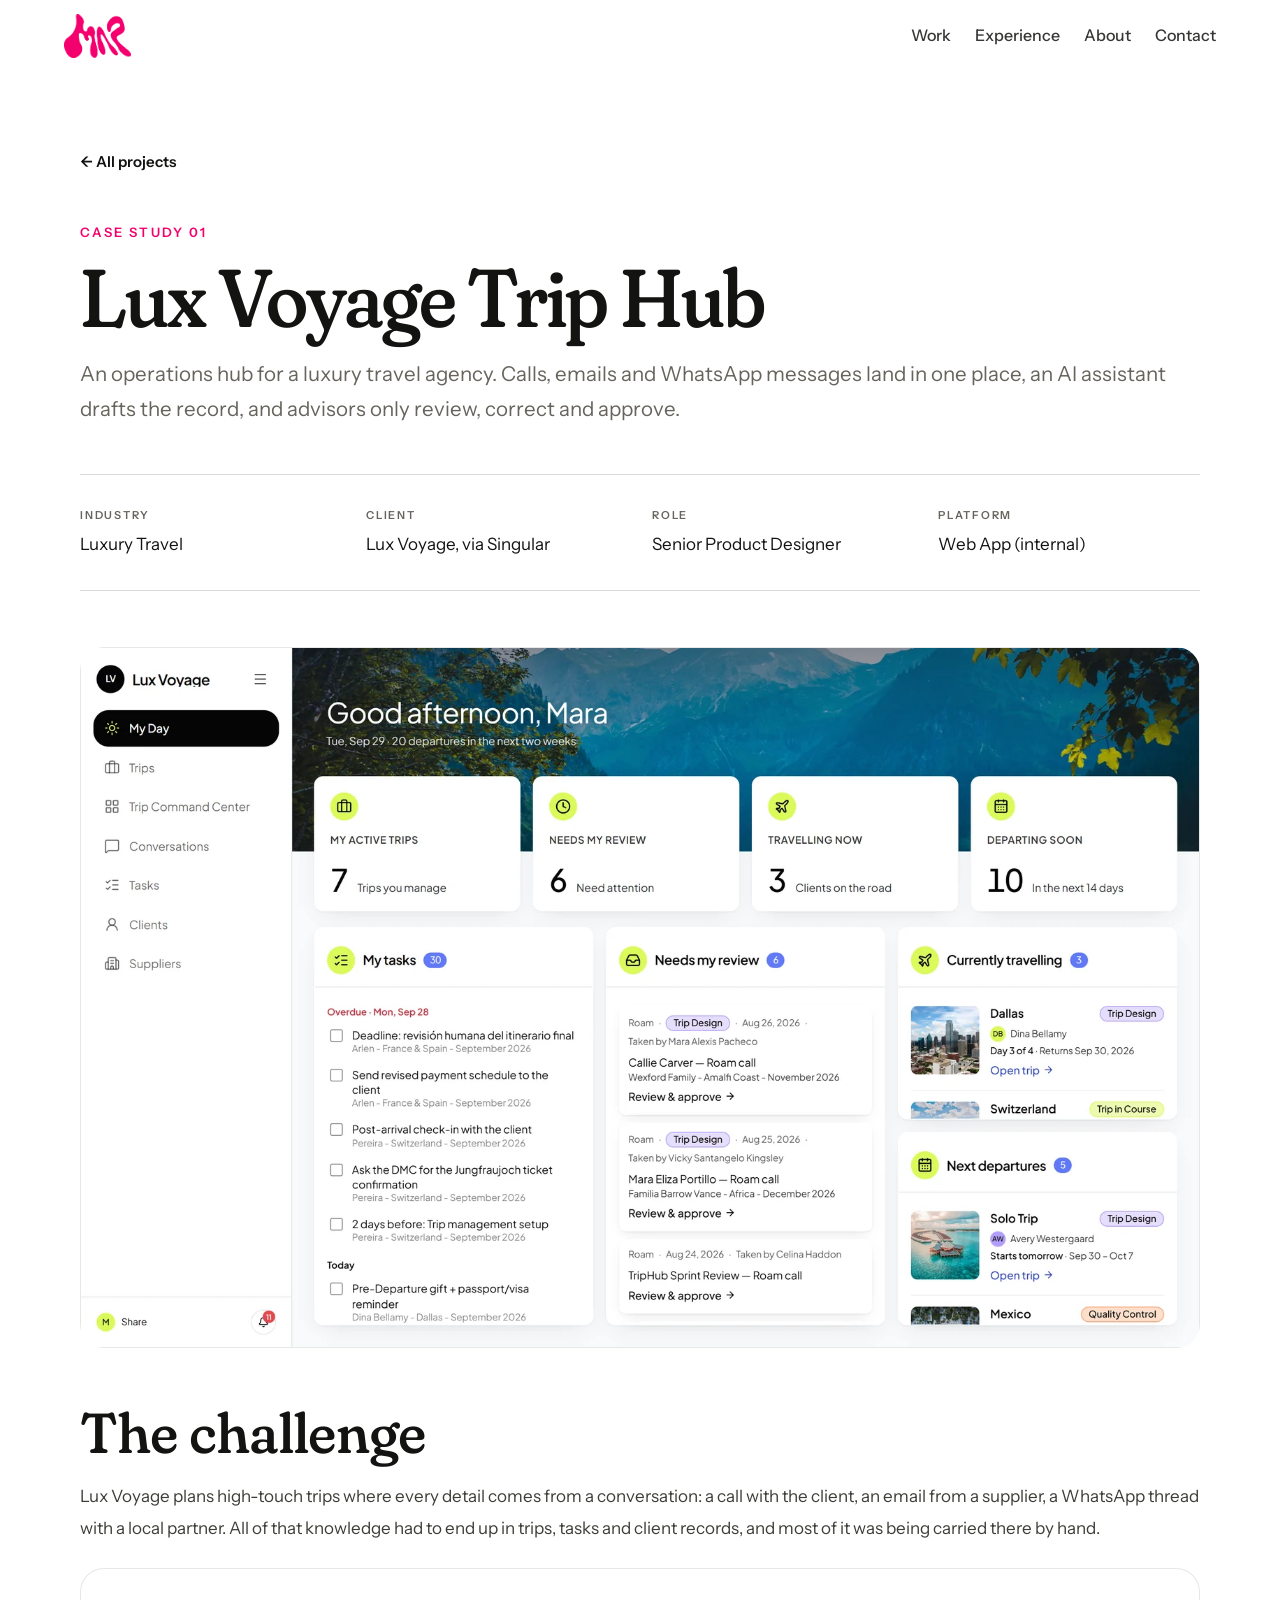
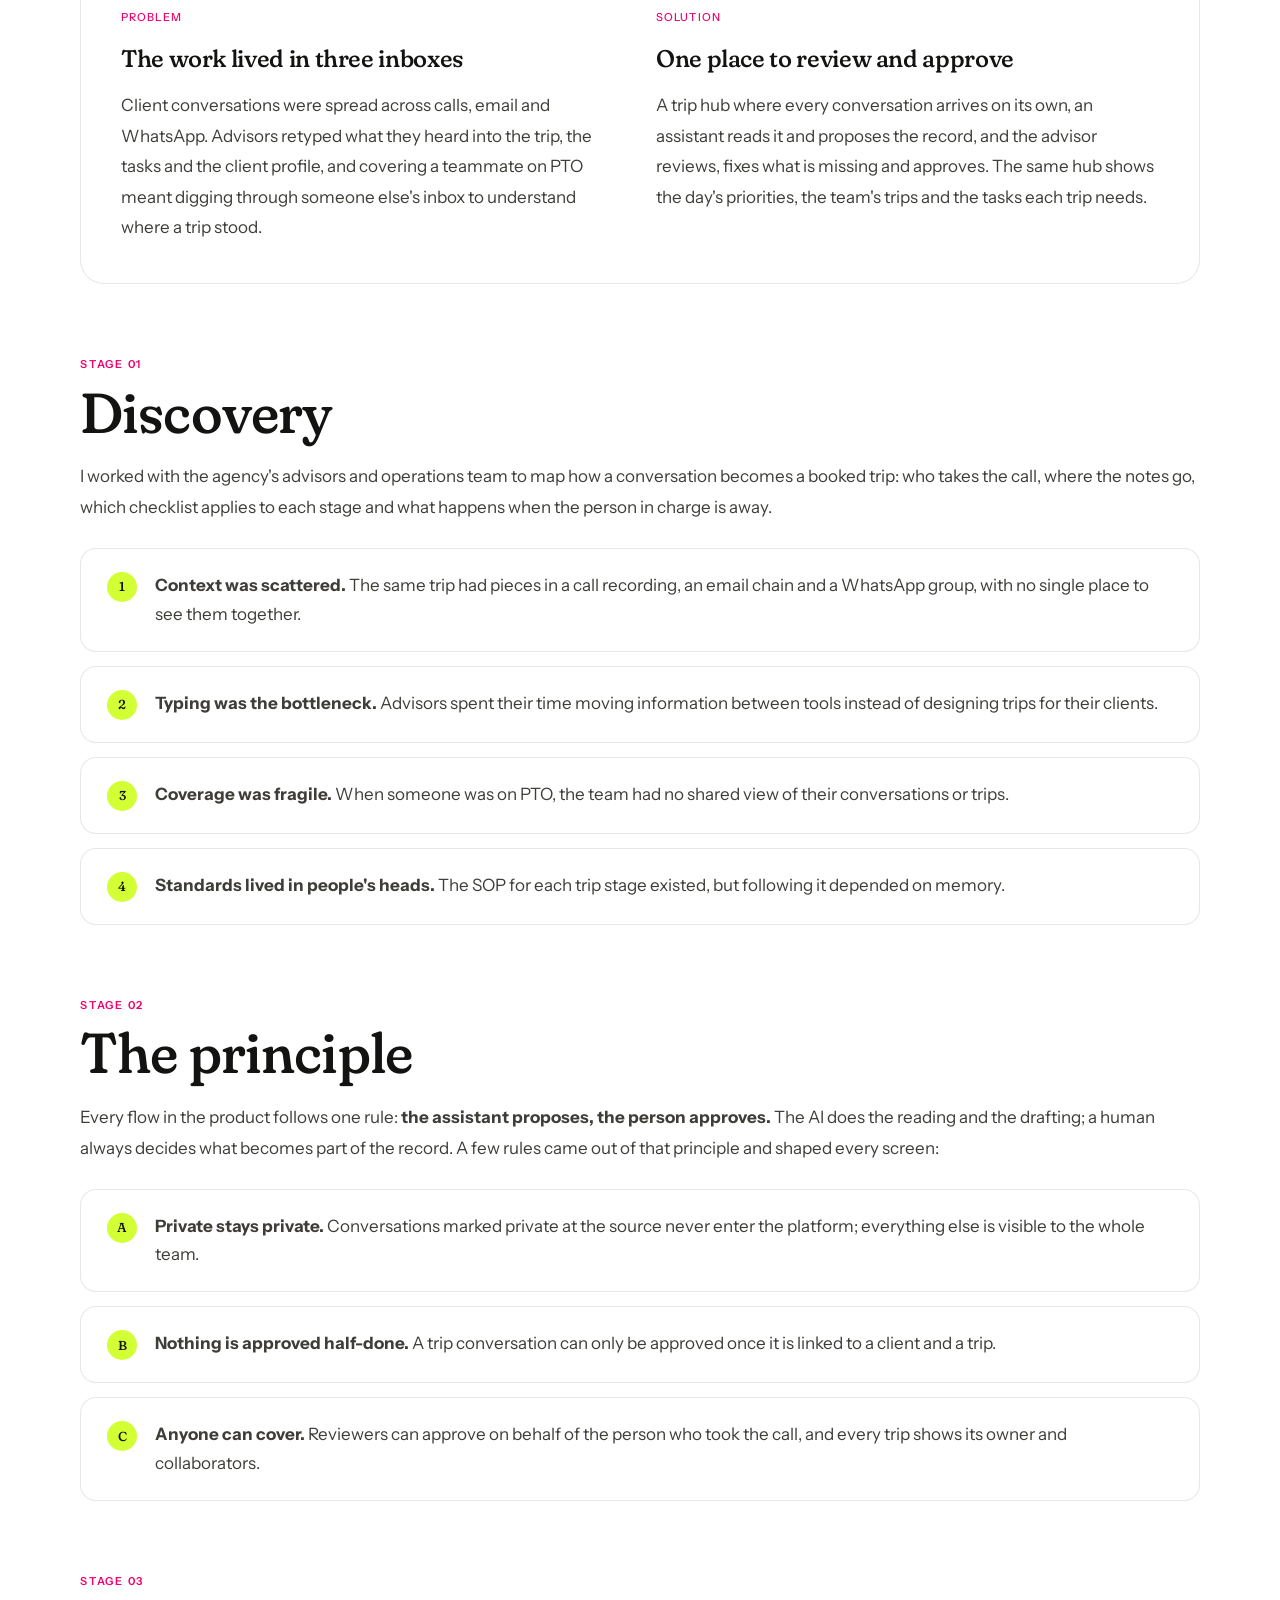
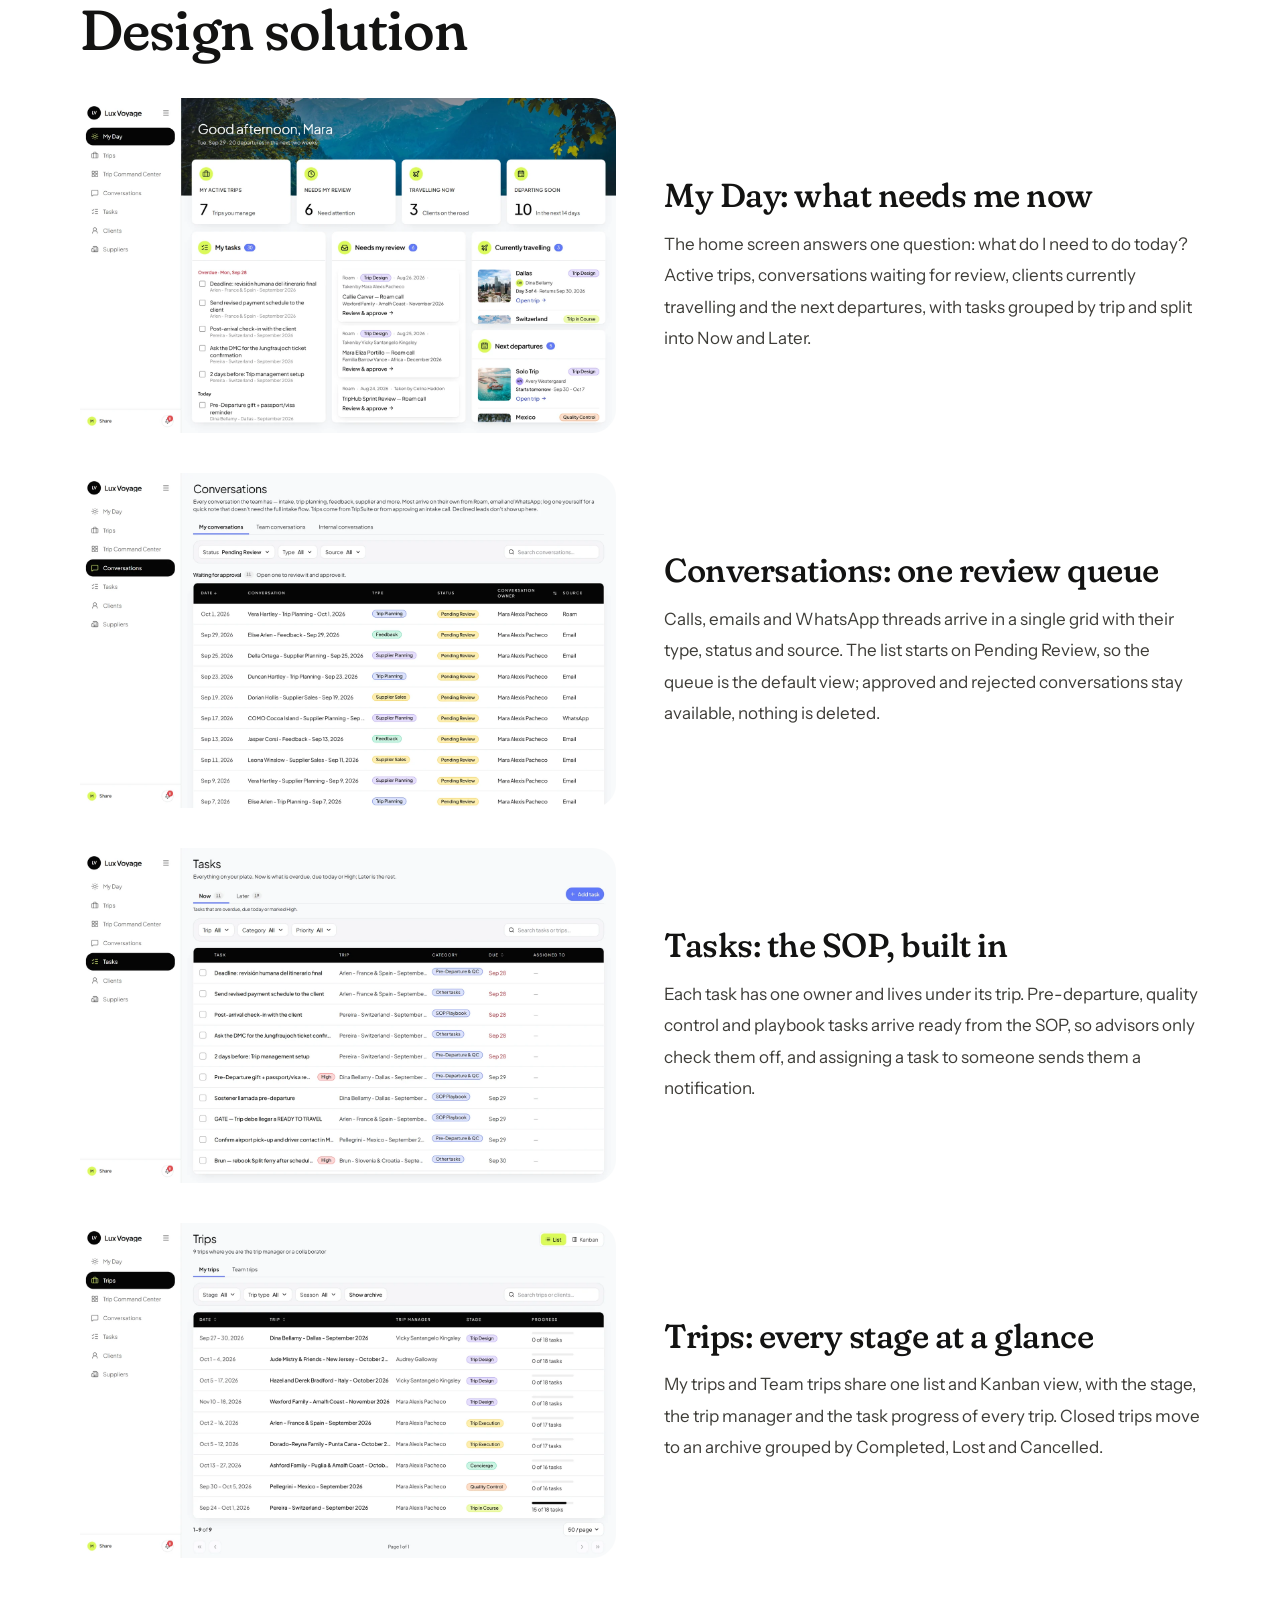
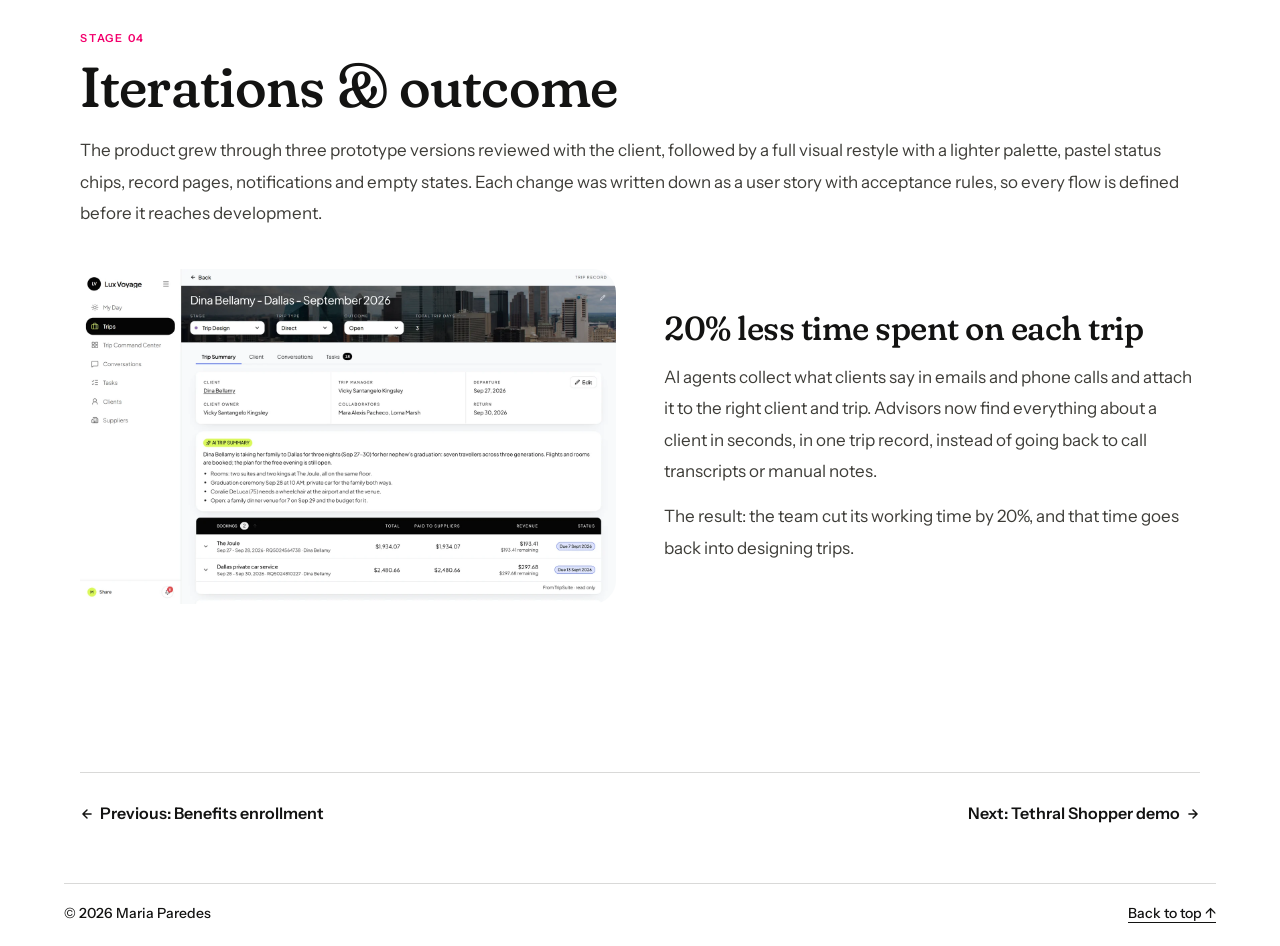
<file: case-5.html>
<!DOCTYPE html>
<html lang="en">
<head>
<!-- Google Tag Manager -->
<script>(function(w,d,s,l,i){w[l]=w[l]||[];w[l].push({'gtm.start':
new Date().getTime(),event:'gtm.js'});var f=d.getElementsByTagName(s)[0],
j=d.createElement(s),dl=l!='dataLayer'?'&l='+l:'';j.async=true;j.src=
'https://www.googletagmanager.com/gtm.js?id='+i+dl;f.parentNode.insertBefore(j,f);
})(window,document,'script','dataLayer','GTM-K2FJXDMW');</script>
<!-- End Google Tag Manager -->
<meta charset="UTF-8">
<meta name="viewport" content="width=device-width, initial-scale=1.0">
<title>Lux Voyage Trip Hub: one review inbox for a luxury travel agency · Maria</title>
<link rel="preconnect" href="https://fonts.googleapis.com">
<link rel="preconnect" href="https://fonts.gstatic.com" crossorigin>
<link href="https://fonts.googleapis.com/css2?family=Fraunces:opsz,wght,SOFT,WONK@9..144,300..700,0..100,0..1&family=Instrument+Sans:wght@400;500;600;700&display=swap" rel="stylesheet">
<style>
  :root {
    --primary: #EC0B7F;
    --secondary: #474dec;
    --bg: #fbfbfb;
    --sidebar-bg: #FFFFFF;
    --text: #1A1A2E;
    --text-muted: #6B6B85;
    --surface: #FFFFFF;
    --pink-tint: #FDE6F1;
    --pink-tint-text: #993556;
    --indigo-tint: #EAEAFC;
    --indigo-tint-text: #474dec;
    --border: #ECECF3;
    --sidebar-w: 400px;
    --fs-hero: 48px;
    --fs-display: 40px;
    --fs-h1: 32px;
    --fs-h2: 24px;
    --fs-h3: 18px;
    --fs-body-lg: 16px;
    --fs-body: 16px;
    --fs-ui: 13px;
    --fs-meta: 12px;
    --fs-eyebrow: 11px;
  }
  * { margin:0; padding:0; box-sizing:border-box; }
  body { font-family:'Instrument Sans',sans-serif; background:var(--bg); color:var(--text); display:flex; min-height:100vh; }

  .sidebar {
    width:var(--sidebar-w); min-height:100vh;
    background:var(--sidebar-bg); border-right:1px solid var(--border);
    position:fixed; top:0; left:0;
    padding:36px 32px; display:flex; flex-direction:column; z-index:100;
  }
  .back-link {
    display:inline-flex; align-items:center; gap:8px;
    font-size:var(--fs-ui); font-weight:500; color:var(--text-muted);
    text-decoration:none; margin-bottom:36px; transition:color 0.2s;
  }
  .back-link:hover { color:var(--primary); }
  .sidebar h2 {
    font-family:'Fraunces',sans-serif; font-weight:500;
    font-size:22px; line-height:1.3; margin-bottom:6px; color:var(--text);
  }
  .sidebar .meta { font-size:var(--fs-meta); color:var(--text-muted); margin-bottom:32px; }
  .toc-label {
    font-size:var(--fs-eyebrow); font-weight:500; letter-spacing:0.1em;
    text-transform:uppercase; color:var(--text-muted); margin-bottom:12px;
  }
  .toc a {
    display:block; font-size:var(--fs-ui); color:var(--text-muted);
    text-decoration:none; padding:8px 0 8px 14px;
    margin-left:-14px; border-left:2px solid transparent;
    transition:all 0.2s;
  }
  .toc a:hover, .toc a.active { color:var(--primary); border-left-color:var(--primary); }
  .toc a.active { font-weight:500; }
  .sidebar-tags { display:flex; flex-wrap:wrap; gap:6px; margin-top:32px; }
  .stag {
    font-size:var(--fs-eyebrow); font-weight:500; padding:4px 12px;
    border-radius:999px; background:var(--indigo-tint); color:var(--indigo-tint-text);
  }
  .stag.pink { background:var(--pink-tint); color:var(--pink-tint-text); }

  .sidebar-overlay { display: none; position: fixed; inset: 0; background: rgba(26,26,46,0.4); z-index: 99; }
  .sidebar-overlay.active { display: block; }

  .main {
    margin-left:var(--sidebar-w); flex:1;
    display:flex; flex-direction:column; align-items:center;
    padding:60px 80px;
  }
  .main > * { width:100%; max-width:1100px; }

  .hero-eyebrow {
    font-size:var(--fs-eyebrow); font-weight:500; letter-spacing:0.12em;
    text-transform:uppercase; color:var(--primary); margin-bottom:14px;
  }
  .hero-title {
    font-family:'Fraunces',sans-serif; font-weight:500;
    font-size:var(--fs-hero); line-height:1.1; letter-spacing:-0.5px;
    margin-bottom:18px; color:var(--text);
  }
  .hero-sub {
    font-size:var(--fs-h3); line-height:1.7; color:var(--text-muted);
    margin-bottom:48px; width:100%;
  }

  .meta-bar {
    display: grid;
    grid-template-columns: repeat(4, 1fr);
    gap: 24px;
    padding: 32px 0;
    border-top: 1px solid #6b6b85;
    border-bottom: 1px solid #6b6b85;
    margin-bottom: 56px;
  }
  .meta-item { display: flex; flex-direction: column; gap: 6px; }
  .meta-item .meta-label {
    font-size: var(--fs-eyebrow); font-weight: 700; letter-spacing: 0.08em;
    text-transform: uppercase; color: var(--text-muted);
  }
  .meta-item .meta-value { font-size: var(--fs-body); color: var(--text); }

  .hero-image {
    width: 100% !important;
    border-radius: 20px; overflow: hidden; margin-bottom: 56px;
  }
  .hero-image img { width: 40%; height: auto; display: block; margin: 0 auto; }

  .cs-section { margin-bottom:72px; scroll-margin-top:40px; }
  .cs-section h3 {
    font-family:'Fraunces',sans-serif; font-weight:500;
    font-size:var(--fs-h1); margin-bottom:20px; color:var(--text);
  }
  .cs-section p { font-size:var(--fs-body); line-height:1.85; color:#3A3A5C; margin-bottom:16px; }
  .cs-section p:last-child { margin-bottom:0; }

  .phase-num-label {
    font-size: var(--fs-eyebrow);
    font-weight: 700;
    letter-spacing: 0.1em;
    text-transform: uppercase;
    color: var(--primary);
    margin-bottom: 10px;
  }

  /* PROBLEM / SOLUTION GRID */
  .problem-grid {
    display: grid;
    grid-template-columns: 1fr 1fr;
    gap: 32px;
    margin-top: 24px;
    background: #fff;
    border-radius: 24px;
    border: 1px solid var(--border);
    padding: 40px;
  }
  .pg-col { display: flex; flex-direction: column; gap: 16px; }
  .pg-label {
    font-size: var(--fs-eyebrow); font-weight: 500; letter-spacing: 0.1em;
    text-transform: uppercase; color: var(--primary);
  }
  .pg-col h4 {
    font-family: 'Fraunces', sans-serif; font-weight: 500;
    font-size: var(--fs-h2); color: var(--text); line-height: 1.3;
  }
  .pg-col p { font-size: var(--fs-body); line-height: 1.8; color: #3A3A5C; margin: 0; }

  /* RESEARCH CHARTS */
  .research-grid {
    display: grid; grid-template-columns: 1fr 1fr; gap: 20px; margin-top: 24px;
  }
  .research-card {
    background: #fff; border: 1px solid var(--border); border-radius: 20px;
    padding: 28px;
  }
  .research-q {
    font-family: 'Fraunces', sans-serif; font-weight: 500;
    font-size: var(--fs-h3); color: var(--text); line-height: 1.4; margin-bottom: 20px;
  }
  .research-body { display: flex; align-items: center; gap: 28px; }
  .donut { width: 150px; height: 150px; flex-shrink: 0; }
  .donut svg { width: 100%; height: 100%; display: block; }
  .donut circle { fill: none; stroke-width: 6; }
  .donut-center {
    font-family: 'Fraunces', sans-serif; font-weight: 600;
    font-size: 9px; fill: var(--text);
  }
  .donut-center-label { font-family: 'Instrument Sans', sans-serif; font-weight: 400; font-size: 3.2px; fill: var(--text-muted); }
  .research-legend { display: flex; flex-direction: column; gap: 10px; min-width: 0; }
  .legend-item { display: flex; align-items: flex-start; gap: 10px; }
  .legend-dot { width: 10px; height: 10px; border-radius: 50%; flex-shrink: 0; margin-top: 4px; }
  .legend-item p { font-size: var(--fs-ui); color: #3A3A5C; line-height: 1.5; margin: 0; }
  .legend-item p strong { color: var(--text); font-weight: 700; }

  /* KEY INSIGHTS */
  .insight-list { display: flex; flex-direction: column; gap: 14px; margin-top: 24px; }
  .insight-item {
    display: flex; align-items: flex-start; gap: 18px;
    background: #fff; border: 1px solid var(--border);
    border-radius: 16px; padding: 22px 26px;
  }
  .insight-num {
    width: 30px; height: 30px; border-radius: 50%; flex-shrink: 0;
    background: var(--secondary); color: #fff;
    display: flex; align-items: center; justify-content: center;
    font-family: 'Fraunces', sans-serif; font-weight: 600; font-size: var(--fs-ui);
    margin-top: 1px;
  }
  .insight-item p { font-size: var(--fs-body); line-height: 1.7; color: var(--text); margin: 0; }

  /* STORYBOARD + USER FLOW */
  .stage-full-image {
    width: 100%; background: #fff; border: 1px solid var(--border);
    border-radius: 16px; overflow: hidden; margin-top: 24px;
  }
  .stage-full-image img { width:100%; height:auto; display:block; }
  .userflow-image {
    width: 100%; background: #fff; border: 1px solid var(--border);
    border-radius: 16px; padding: 24px; margin-top: 24px; overflow-x: auto;
  }
  .userflow-image svg { width: 100%; min-width: 1200px; height: auto; display: block; }
  .uf-svg text { font-family: 'Instrument Sans', sans-serif; }
  .uf-node { fill: #fff; stroke: #D9D9E6; stroke-width: 1.5; }
  .uf-node-dark { fill: #1A1A2E; stroke: #1A1A2E; }
  .uf-node-end { fill: var(--secondary); stroke: var(--secondary); }
  .uf-txt { font-size: 12.5px; fill: #1A1A2E; }
  .uf-txt-light { fill: #fff; }
  .uf-dec { fill: #FFF3D6; stroke: #FFC24B; stroke-width: 1.5; }
  .uf-dec-txt { font-size: 11px; fill: #1A1A2E; }
  .uf-line { stroke: #9b9bb0; stroke-width: 1.5; fill: none; }
  .uf-lbl { font-size: 11px; fill: #6B6B85; font-weight: 500; }

  /* STAGE BLOCKS (Design Solution) */
  .stage-block {
    display: grid; grid-template-columns: 1fr 1fr; gap: 48px;
    align-items: center; margin-top: 40px;
  }
  .stage-block:first-of-type { margin-top: 24px; }
  .stage-title {
    font-family: 'Fraunces', sans-serif; font-weight: 500;
    font-size: var(--fs-h2); line-height: 1.3; color: var(--text); margin-bottom: 16px;
  }
  .stage-left p, .stage-text p { font-size: var(--fs-body); line-height: 1.85; color: #3A3A5C; margin: 0 0 14px; }
  .stage-left p:last-child, .stage-text p:last-child { margin-bottom: 0; }
  .stage-image {
    border-radius: 20px; overflow: hidden;
  }
  .stage-image img { width: 100%; height: auto; display: block; }

  .phase-subsections {
    margin-top: 40px;
    display: flex;
    flex-direction: column;
    gap: 64px;
  }
  .phase-subsection { scroll-margin-top: 40px; }

  /* IMPACT TABLE */
  .impact-table { width: 100%; border-radius: 16px; overflow: hidden; border: 1px solid var(--border); margin-top: 24px; box-shadow: 0 8px 32px rgba(26,26,46,0.08); }
  .impact-header { display: grid; grid-template-columns: 1fr 1fr 1fr; background: var(--text); padding: 16px 24px; gap: 24px; }
  .impact-header span { font-family: 'Fraunces', sans-serif; font-weight: 500; font-size: var(--fs-ui); color: #fff; text-transform: uppercase; letter-spacing: 0.06em; }
  .impact-row { display: grid; grid-template-columns: 1fr 1fr 1fr; padding: 20px 24px; gap: 24px; border-bottom: 1px solid var(--border); background: #fff; align-items: start; }
  .impact-row:last-child { border-bottom: none; }
  .impact-row:nth-child(even) { background: var(--bg); }
  .impact-cell-found { font-size: var(--fs-body); color: var(--text); font-weight: 500; line-height: 1.6; }
  .impact-cell { font-size: var(--fs-body); color: #3A3A5C; line-height: 1.6; }

  /* IMPACT HIGHLIGHT */
  .impact-highlight {
    display: grid; grid-template-columns: 1.2fr 1fr; gap: 48px;
    align-items: center; margin-top: 40px;
    background: #fff; border: 1px solid var(--border); border-radius: 24px;
    padding: 48px;
  }
  .impact-highlight-text p {
    font-size: var(--fs-h3); line-height: 1.75; color: var(--text); margin: 0;
  }
  .impact-highlight-text strong { color: var(--primary); font-weight: 700; }
  .impact-highlight-text .impact-source {
    display: block; font-size: var(--fs-ui); color: var(--text-muted); margin-top: 18px;
  }
  .impact-highlight-image { max-width: 320px; margin: 0 auto; }
  .impact-highlight-image img { width: 100%; height: auto; display: block; }

  .case-nav {
    display:flex; justify-content:space-between; align-items:center;
    padding-top:40px; margin-top:80px;
  }
  .case-nav a {
    text-decoration:none; color:var(--text-muted); font-size:var(--fs-ui); font-weight:500;
    display:flex; align-items:center; gap:6px; transition:color 0.2s;
  }
  .case-nav a:hover { color:var(--primary); }

  @media (max-width: 1024px) {
    :root { --sidebar-w: 280px; }
    .main { padding: 48px 40px; }
    .hero-title { font-size: var(--fs-display); }
    .problem-grid { grid-template-columns: 1fr; }
    .research-grid { grid-template-columns: 1fr; }
    .stage-block { grid-template-columns: 1fr; gap: 24px; }
    .impact-highlight { grid-template-columns: 1fr; padding: 32px; }
    .hero-image img { width: 55%; }
  }

  @media (max-width: 768px) {
    body { flex-direction: column; }
    .sidebar {
      transform: translateX(-100%); transition: transform 0.3s ease;
      width: 300px; z-index: 150; overflow-y: auto;
    }
    .sidebar.open { transform: translateX(0); }
    .main { margin-left: 0; padding: 72px 24px 48px; }
    .main > * { max-width: 100%; }
    .hero-title { font-size: var(--fs-h1); }
    .hero-image img { width: 80%; }
    .meta-bar { grid-template-columns: 1fr 1fr; gap: 20px; }
    .impact-header { display: none; }
    .impact-row { grid-template-columns: 1fr; gap: 12px; }
    .impact-cell-found::before { content: 'I found'; display: block; font-size: var(--fs-eyebrow); font-weight: 700; text-transform: uppercase; letter-spacing: 0.08em; color: var(--primary); margin-bottom: 4px; }
    .impact-row .impact-cell:nth-of-type(2)::before { content: 'We shipped'; display: block; font-size: var(--fs-eyebrow); font-weight: 700; text-transform: uppercase; letter-spacing: 0.08em; color: var(--secondary); margin-bottom: 4px; }
    .impact-row .impact-cell:nth-of-type(3)::before { content: 'The result'; display: block; font-size: var(--fs-eyebrow); font-weight: 700; text-transform: uppercase; letter-spacing: 0.08em; color: var(--text-muted); margin-bottom: 4px; }
    .problem-grid { padding: 24px; }
    .research-body { flex-direction: column; align-items: flex-start; }
    .case-nav { flex-direction: column; gap: 16px; }
  }

  @media (max-width: 480px) {
    .main { padding: 64px 16px 32px; }
    .hero-title { font-size: var(--fs-h2); }
    .cs-section h3 { font-size: var(--fs-h2); }
    .hero-image img { width: 100%; }
    .impact-highlight { padding: 24px; }
  }

  /* MOBILE NAV BAR */
  .top-bar {
    display: none;
    position: fixed;
    top: 0; left: 0; right: 0;
    height: 60px;
    background: #ffffff;
    border-bottom: 1px solid #ECECF3;
    z-index: 300;
    padding: 0 16px;
    flex-direction: row;
    align-items: center;
    justify-content: space-between;
  }
  .top-bar-left {
    display: flex;
    flex-direction: row;
    align-items: center;
    gap: 10px;
  }
  .top-bar-logo {
    width: 36px;
    height: 36px;
    display: flex;
    align-items: center;
    justify-content: center;
  }
  .top-bar-logo img {
    width: 100%;
    height: 100%;
    object-fit: contain;
  }
  .top-bar-name {
    display: block;
    font-family: 'Fraunces', sans-serif;
    font-weight: 500;
    font-size: 14px;
    color: #1A1A2E;
    line-height: 1.2;
  }
  .top-bar-role {
    display: block;
    font-size: 11px;
    color: #6B6B85;
    line-height: 1.2;
  }
  .top-bar-menu {
    background: none;
    border: none;
    cursor: pointer;
    padding: 6px;
    display: flex;
    align-items: center;
    color: #1A1A2E;
  }
  @media (max-width: 768px) {
    .top-bar { display: flex; }
    .sidebar { padding-top: 80px; }
    .main { padding-top: 80px; }
  }

  /* Mobile menu polish */
  .top-bar-menu:focus { outline: none; }
  .top-bar-menu:focus-visible { outline: 2px solid var(--primary); outline-offset: 2px; border-radius: 8px; }
  @media (max-width: 768px) {
    body.menu-open { overflow: hidden; }
    .sidebar { top: 60px; min-height: 0; height: calc(100vh - 60px); height: calc(100dvh - 60px); padding-top: 32px; box-shadow: 0 12px 40px rgba(26,26,46,0.14); }
    .sidebar-overlay { top: 60px; }
    .sidebar-overlay.active { display: block; }
  }
</style>
<link rel="stylesheet" href="css/case.css?v=20261123b">
<!-- Google tag (gtag.js) -->
<script async src="https://www.googletagmanager.com/gtag/js?id=G-NF486Z0G3G"></script>
<script>
  window.dataLayer = window.dataLayer || [];
  function gtag(){dataLayer.push(arguments);}
  gtag('js', new Date());
  gtag('config', 'G-NF486Z0G3G');
</script>
<script src="https://t.contentsquare.net/uxa/7a04c337af5e3.js" defer></script>
</head>
<body>
<header class="nav">
  <a class="logo" href="index.html" aria-label="Maria Paredes, home"><img src="img/logo.png" alt="" width="687" height="433"></a>
  <nav class="links" aria-label="Main">
    <a href="index.html#work">Work</a>
    <a href="index.html#experience">Experience</a>
    <a href="about.html">About</a>
    <a href="index.html#contact">Contact</a>
  </nav>
</header>
<!-- Google Tag Manager (noscript) -->
<noscript><iframe src="https://www.googletagmanager.com/ns.html?id=GTM-K2FJXDMW"
height="0" width="0" style="display:none;visibility:hidden"></iframe></noscript>
<!-- End Google Tag Manager (noscript) -->

<div class="sidebar-overlay" id="overlay"></div>


<main class="main" id="top">
  <a class="case-back" href="projects.html">← All projects</a>

  <div class="hero-eyebrow">Case Study 01</div>
  <h1 class="hero-title">Lux Voyage Trip Hub</h1>
  <p class="hero-sub">An operations hub for a luxury travel agency. Calls, emails and WhatsApp messages land in one place, an AI assistant drafts the record, and advisors only review, correct and approve.</p>

  <div class="meta-bar">
    <div class="meta-item">
      <span class="meta-label">Industry</span>
      <span class="meta-value">Luxury Travel</span>
    </div>
    <div class="meta-item">
      <span class="meta-label">Client</span>
      <span class="meta-value">Lux Voyage, via Singular</span>
    </div>
    <div class="meta-item">
      <span class="meta-label">Role</span>
      <span class="meta-value">Senior Product Designer</span>
    </div>
    <div class="meta-item">
      <span class="meta-label">Platform</span>
      <span class="meta-value">Web App (internal)</span>
    </div>
  </div>

  <div class="hero-image">
    <img style="width:100%;border-radius:16px;border:1px solid var(--border)" src="assets/lux/myday.webp" alt="Lux Voyage Trip Hub, the My Day screen with active trips, conversations to review, tasks and upcoming departures">
  </div>

  <!-- 01 THE CHALLENGE -->
  <section class="cs-section" id="challenge">
    <h3>The challenge</h3>
    <p>Lux Voyage plans high-touch trips where every detail comes from a conversation: a call with the client, an email from a supplier, a WhatsApp thread with a local partner. All of that knowledge had to end up in trips, tasks and client records, and most of it was being carried there by hand.</p>

    <div class="problem-grid">
      <div class="pg-col">
        <div class="pg-label">Problem</div>
        <h4>The work lived in three inboxes</h4>
        <p>Client conversations were spread across calls, email and WhatsApp. Advisors retyped what they heard into the trip, the tasks and the client profile, and covering a teammate on PTO meant digging through someone else's inbox to understand where a trip stood.</p>
      </div>
      <div class="pg-col">
        <div class="pg-label">Solution</div>
        <h4>One place to review and approve</h4>
        <p>A trip hub where every conversation arrives on its own, an assistant reads it and proposes the record, and the advisor reviews, fixes what is missing and approves. The same hub shows the day's priorities, the team's trips and the tasks each trip needs.</p>
      </div>
    </div>
  </section>

  <!-- 02 DISCOVERY -->
  <section class="cs-section" id="discovery">
    <div class="phase-num-label">Stage 01</div>
    <h3>Discovery</h3>
    <p>I worked with the agency's advisors and operations team to map how a conversation becomes a booked trip: who takes the call, where the notes go, which checklist applies to each stage and what happens when the person in charge is away.</p>

    <div class="insight-list">
      <div class="insight-item"><span class="insight-num">1</span><p><strong>Context was scattered.</strong> The same trip had pieces in a call recording, an email chain and a WhatsApp group, with no single place to see them together.</p></div>
      <div class="insight-item"><span class="insight-num">2</span><p><strong>Typing was the bottleneck.</strong> Advisors spent their time moving information between tools instead of designing trips for their clients.</p></div>
      <div class="insight-item"><span class="insight-num">3</span><p><strong>Coverage was fragile.</strong> When someone was on PTO, the team had no shared view of their conversations or trips.</p></div>
      <div class="insight-item"><span class="insight-num">4</span><p><strong>Standards lived in people's heads.</strong> The SOP for each trip stage existed, but following it depended on memory.</p></div>
    </div>
  </section>

  <!-- 03 THE PRINCIPLE -->
  <section class="cs-section" id="principle">
    <div class="phase-num-label">Stage 02</div>
    <h3>The principle</h3>
    <p>Every flow in the product follows one rule: <strong>the assistant proposes, the person approves.</strong> The AI does the reading and the drafting; a human always decides what becomes part of the record. A few rules came out of that principle and shaped every screen:</p>

    <div class="insight-list">
      <div class="insight-item"><span class="insight-num">A</span><p><strong>Private stays private.</strong> Conversations marked private at the source never enter the platform; everything else is visible to the whole team.</p></div>
      <div class="insight-item"><span class="insight-num">B</span><p><strong>Nothing is approved half-done.</strong> A trip conversation can only be approved once it is linked to a client and a trip.</p></div>
      <div class="insight-item"><span class="insight-num">C</span><p><strong>Anyone can cover.</strong> Reviewers can approve on behalf of the person who took the call, and every trip shows its owner and collaborators.</p></div>
    </div>
  </section>

  <!-- 04 DESIGN SOLUTION -->
  <section class="cs-section" id="solution">
    <div class="phase-num-label">Stage 03</div>
    <h3>Design solution</h3>

    <div class="stage-block">
      <div class="stage-image"><img src="assets/lux/myday.webp" alt="My Day screen" loading="lazy"></div>
      <div class="stage-text">
        <h4 class="stage-title">My Day: what needs me now</h4>
        <p>The home screen answers one question: what do I need to do today? Active trips, conversations waiting for review, clients currently travelling and the next departures, with tasks grouped by trip and split into Now and Later.</p>
      </div>
    </div>

    <div class="stage-block">
      <div class="stage-image"><img src="assets/lux/conversations.webp" alt="Conversations grid filtered to Pending Review" loading="lazy"></div>
      <div class="stage-text">
        <h4 class="stage-title">Conversations: one review queue</h4>
        <p>Calls, emails and WhatsApp threads arrive in a single grid with their type, status and source. The list starts on Pending Review, so the queue is the default view; approved and rejected conversations stay available, nothing is deleted.</p>
      </div>
    </div>

    <div class="stage-block">
      <div class="stage-image"><img src="assets/lux/tasks.webp" alt="Tasks data grid with Now and Later tabs" loading="lazy"></div>
      <div class="stage-text">
        <h4 class="stage-title">Tasks: the SOP, built in</h4>
        <p>Each task has one owner and lives under its trip. Pre-departure, quality control and playbook tasks arrive ready from the SOP, so advisors only check them off, and assigning a task to someone sends them a notification.</p>
      </div>
    </div>

    <div class="stage-block">
      <div class="stage-image"><img src="assets/lux/trips.webp" alt="Trips list with stages and task progress" loading="lazy"></div>
      <div class="stage-text">
        <h4 class="stage-title">Trips: every stage at a glance</h4>
        <p>My trips and Team trips share one list and Kanban view, with the stage, the trip manager and the task progress of every trip. Closed trips move to an archive grouped by Completed, Lost and Cancelled.</p>
      </div>
    </div>
  </section>

  <!-- 05 ITERATIONS & OUTCOME -->
  <section class="cs-section" id="outcome">
    <div class="phase-num-label">Stage 04</div>
    <h3>Iterations &amp; outcome</h3>
    <p>The product grew through three prototype versions reviewed with the client, followed by a full visual restyle with a lighter palette, pastel status chips, record pages, notifications and empty states. Each change was written down as a user story with acceptance rules, so every flow is defined before it reaches development.</p>

    <div class="stage-block">
      <div class="stage-image"><img src="assets/lux/trip-record.webp" alt="Trip record for a family trip to Dallas, with the AI trip summary, the trip team, dates and bookings in one place" loading="lazy"></div>
      <div class="stage-text">
        <h4 class="stage-title">20% less time spent on each trip</h4>
        <p>AI agents collect what clients say in emails and phone calls and attach it to the right client and trip. Advisors now find everything about a client in seconds, in one trip record, instead of going back to call transcripts or manual notes.</p>
        <p>The result: the team cut its working time by 20%, and that time goes back into designing trips.</p>
      </div>
    </div>
  </section>

  <div class="case-nav">
    <a href="case-4.html">
      <svg width="14" height="14" viewBox="0 0 24 24" fill="none" stroke="currentColor" stroke-width="2.5" stroke-linecap="round" stroke-linejoin="round"><path d="M19 12H5M12 19l-7-7 7-7"/></svg>
      Previous: Benefits enrollment
    </a>
    <a href="case-6.html">
      Next: Tethral Shopper demo
      <svg width="14" height="14" viewBox="0 0 24 24" fill="none" stroke="currentColor" stroke-width="2.5" stroke-linecap="round" stroke-linejoin="round"><path d="M5 12h14M12 5l7 7-7 7"/></svg>
    </a>
  </div>

</main>
<footer class="case-foot"><span>© 2026 Maria Paredes</span><a href="#top">Back to top ↑</a></footer>

<script>
  const sections = document.querySelectorAll('.cs-section');
  const tocLinks = document.querySelectorAll('.toc a');
  const observer = new IntersectionObserver((entries) => {
    entries.forEach(e => {
      if (e.isIntersecting) {
        tocLinks.forEach(l => l.classList.remove('active'));
        const active = document.querySelector(`.toc a[href="#${e.target.id}"]`);
        if (active) active.classList.add('active');
      }
    });
  }, { threshold: 0.25 });
  sections.forEach(s => observer.observe(s));

  const sidebar = document.querySelector('.sidebar');
  const overlay = document.getElementById('overlay');
  const menuBtn = document.getElementById('topBarMenu');
  const iconHamburger = '<svg width="22" height="22" viewBox="0 0 24 24" fill="none" stroke="currentColor" stroke-width="2" stroke-linecap="round"><line x1="3" y1="6" x2="21" y2="6"/><line x1="3" y1="12" x2="21" y2="12"/><line x1="3" y1="18" x2="21" y2="18"/></svg>';
  const iconClose = '<svg width="22" height="22" viewBox="0 0 24 24" fill="none" stroke="currentColor" stroke-width="2" stroke-linecap="round"><line x1="6" y1="6" x2="18" y2="18"/><line x1="18" y1="6" x2="6" y2="18"/></svg>';

  function toggleSidebar() {
    const isOpen = sidebar.classList.toggle('open');
    overlay.classList.toggle('active', isOpen);
    document.body.classList.toggle('menu-open', isOpen);
    if (menuBtn) {
      menuBtn.innerHTML = isOpen ? iconClose : iconHamburger;
      menuBtn.setAttribute('aria-label', isOpen ? 'Close menu' : 'Open menu');
      menuBtn.setAttribute('aria-expanded', isOpen);
    }
  }
  if (overlay) overlay.addEventListener('click', toggleSidebar);
  if (menuBtn) { menuBtn.addEventListener('click', toggleSidebar); }
  document.querySelectorAll('.toc a').forEach(a => {
    a.addEventListener('click', (e) => {
      const href = a.getAttribute('href');
      if (href && href.startsWith('#')) {
        const target = document.querySelector(href);
        if (target) {
          e.preventDefault();
          target.scrollIntoView({ behavior: 'smooth', block: 'start' });
        }
      }
      if (window.innerWidth <= 768) toggleSidebar();
    });
  });
</script>
</body>
</html>
</file>
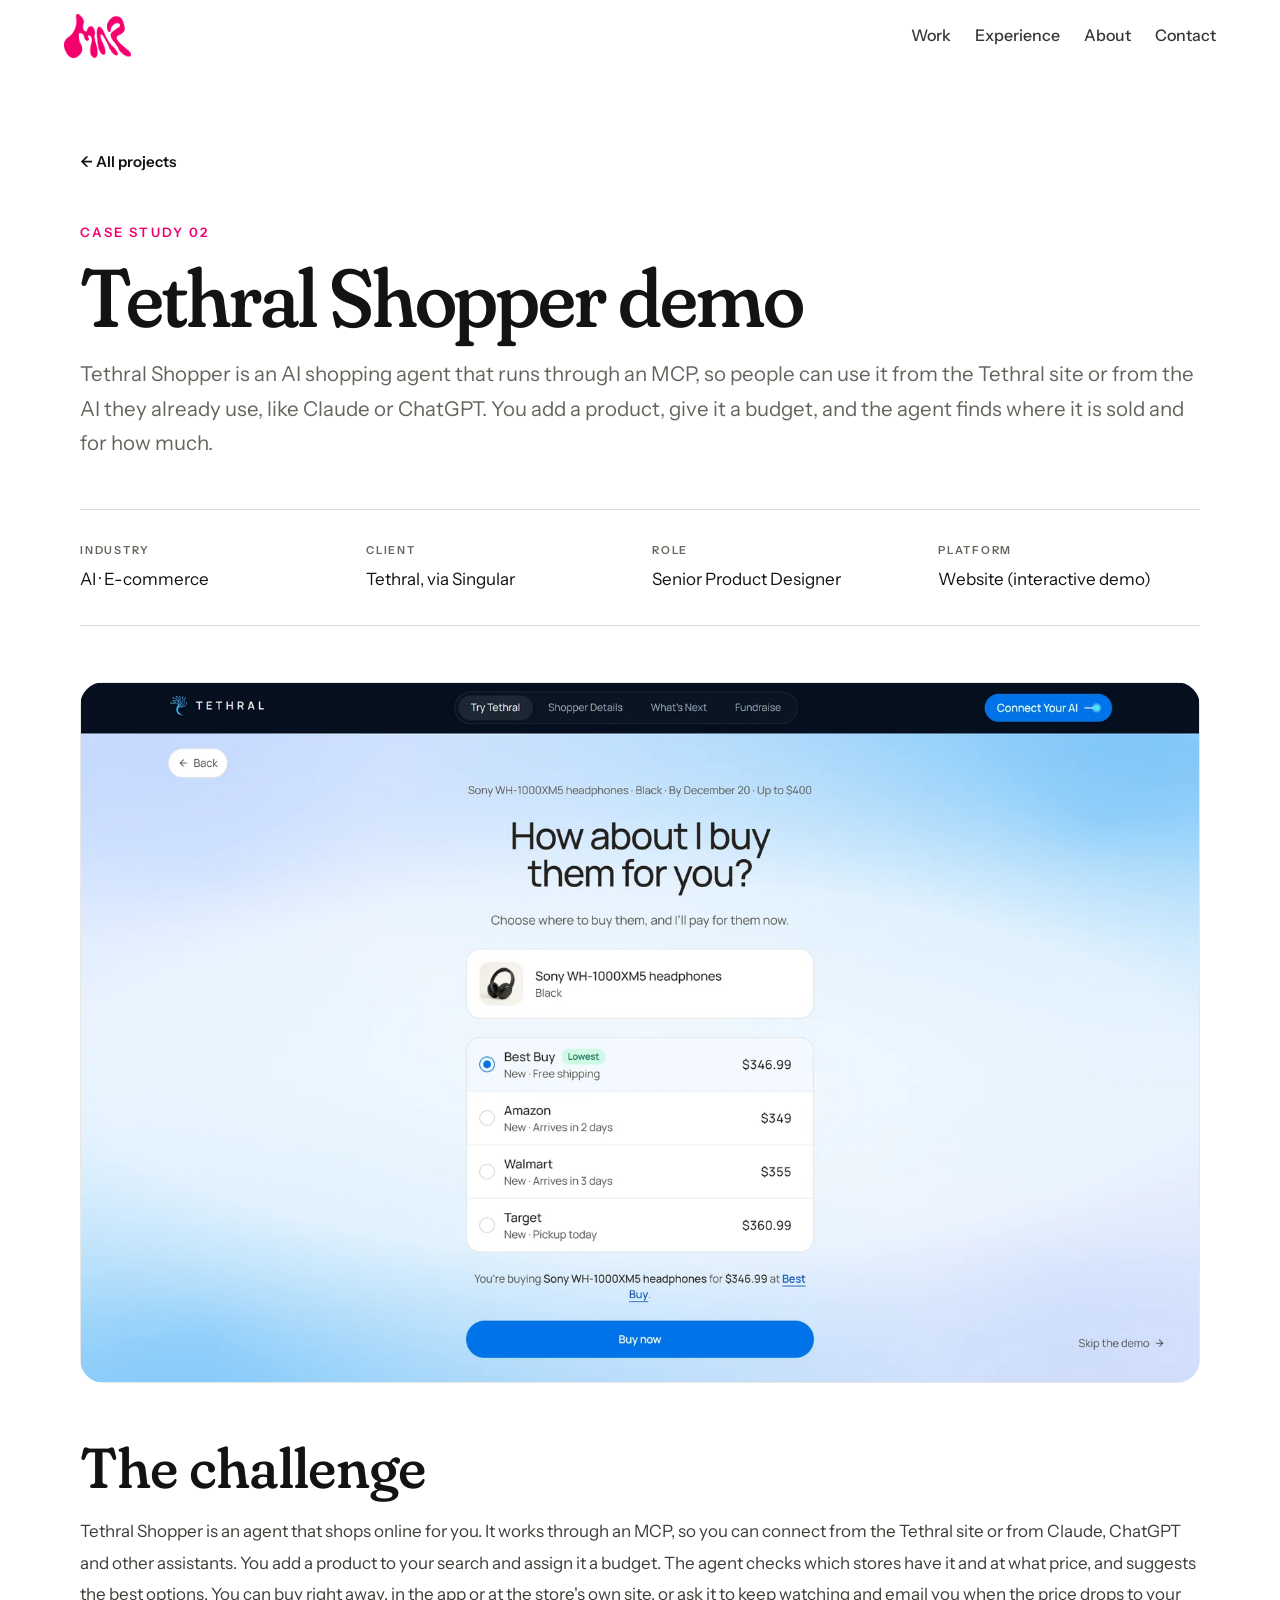
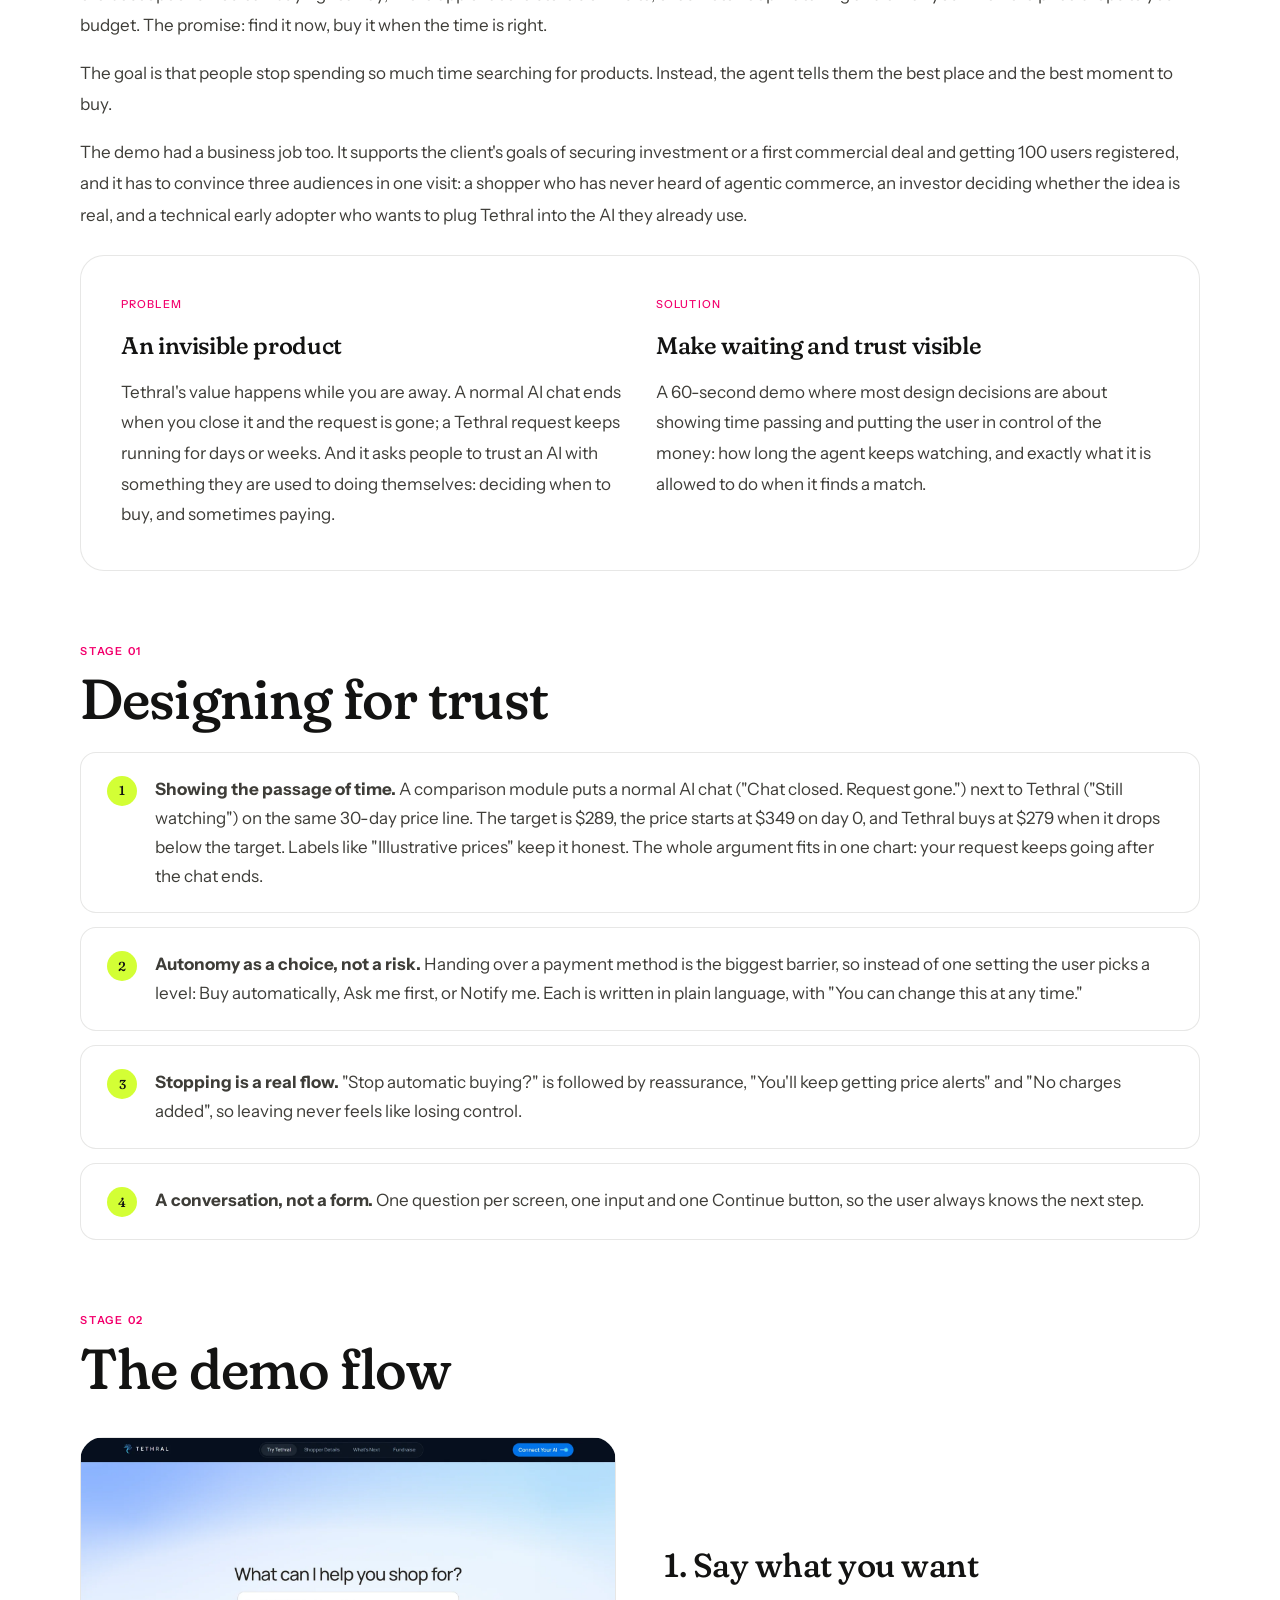
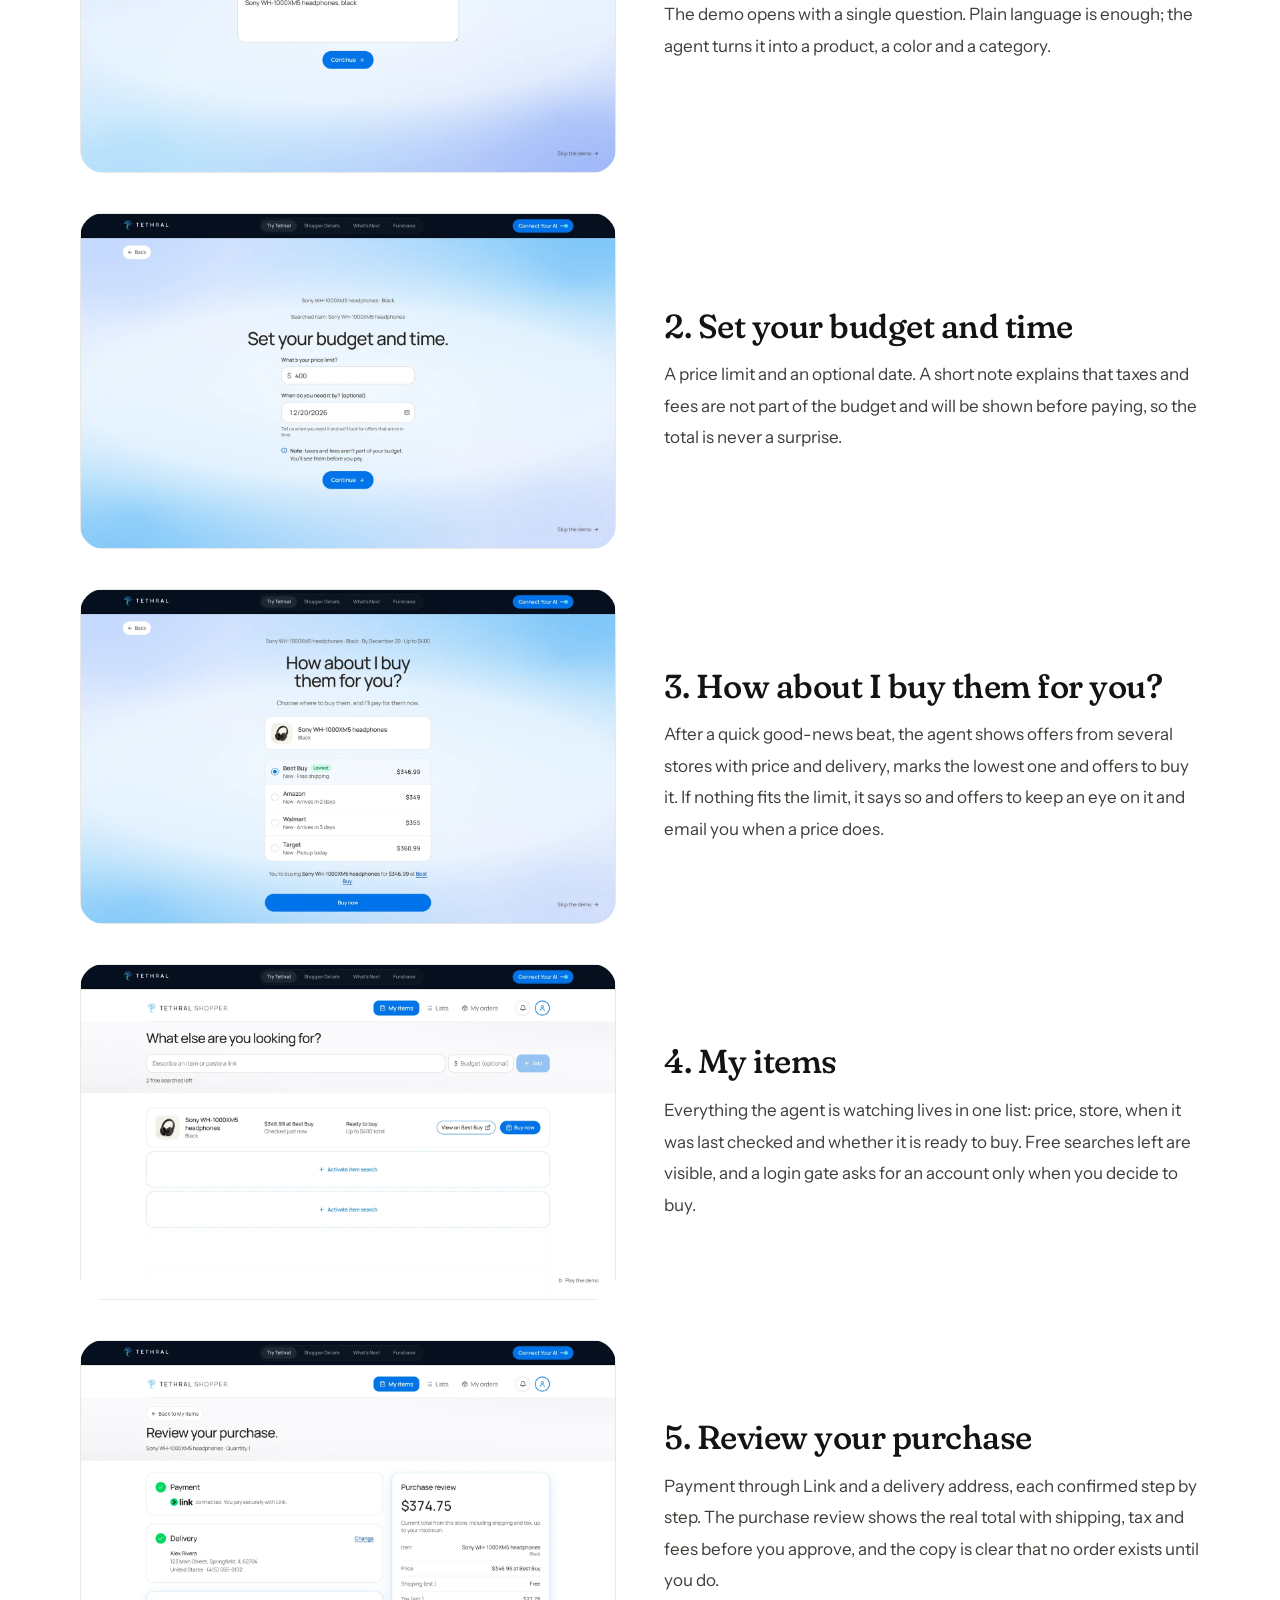
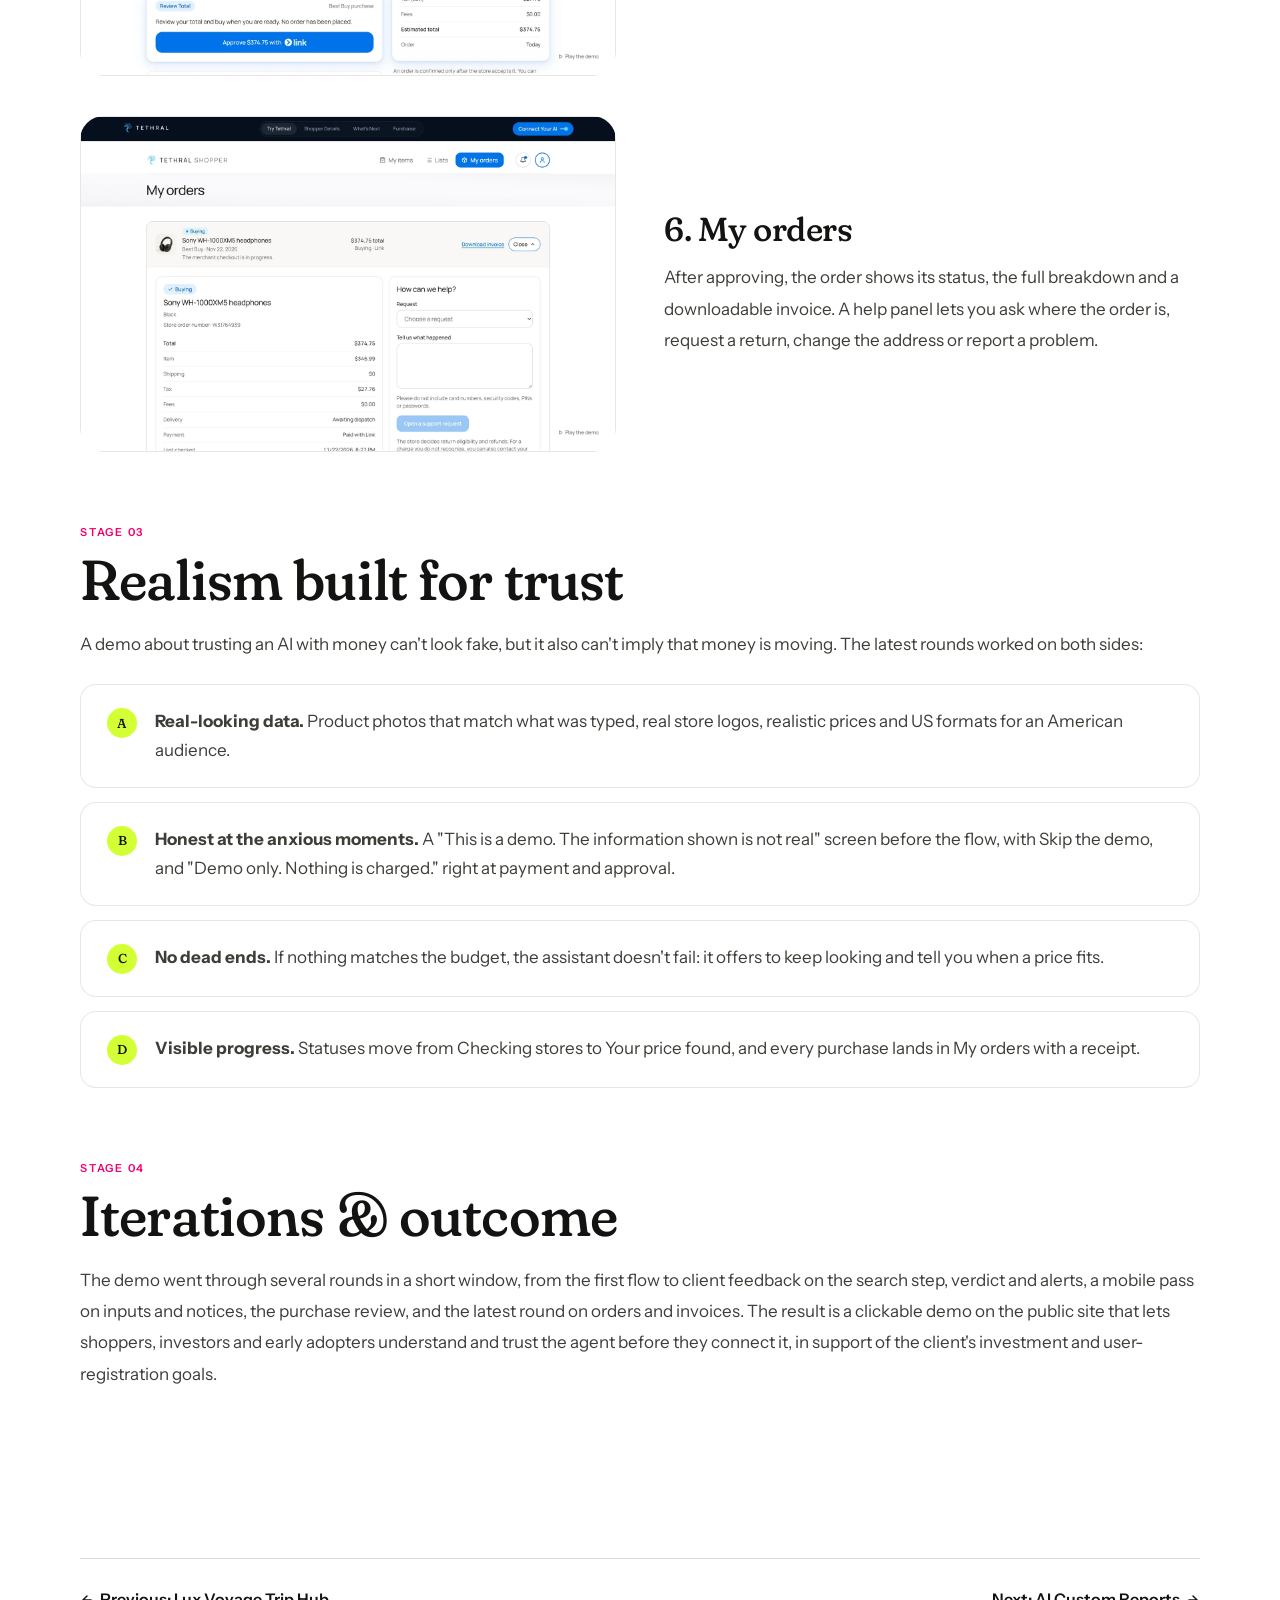
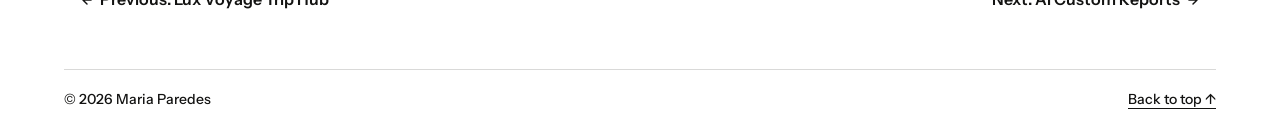
<file: case-6.html>
<!DOCTYPE html>
<html lang="en">
<head>
<!-- Google Tag Manager -->
<script>(function(w,d,s,l,i){w[l]=w[l]||[];w[l].push({'gtm.start':
new Date().getTime(),event:'gtm.js'});var f=d.getElementsByTagName(s)[0],
j=d.createElement(s),dl=l!='dataLayer'?'&l='+l:'';j.async=true;j.src=
'https://www.googletagmanager.com/gtm.js?id='+i+dl;f.parentNode.insertBefore(j,f);
})(window,document,'script','dataLayer','GTM-K2FJXDMW');</script>
<!-- End Google Tag Manager -->
<meta charset="UTF-8">
<meta name="viewport" content="width=device-width, initial-scale=1.0">
<title>Tethral Shopper demo: feeling an AI shopping agent before connecting it · Maria</title>
<link rel="preconnect" href="https://fonts.googleapis.com">
<link rel="preconnect" href="https://fonts.gstatic.com" crossorigin>
<link href="https://fonts.googleapis.com/css2?family=Fraunces:opsz,wght,SOFT,WONK@9..144,300..700,0..100,0..1&family=Instrument+Sans:wght@400;500;600;700&display=swap" rel="stylesheet">
<style>
  :root {
    --primary: #EC0B7F;
    --secondary: #474dec;
    --bg: #fbfbfb;
    --sidebar-bg: #FFFFFF;
    --text: #1A1A2E;
    --text-muted: #6B6B85;
    --surface: #FFFFFF;
    --pink-tint: #FDE6F1;
    --pink-tint-text: #993556;
    --indigo-tint: #EAEAFC;
    --indigo-tint-text: #474dec;
    --border: #ECECF3;
    --sidebar-w: 400px;
    --fs-hero: 48px;
    --fs-display: 40px;
    --fs-h1: 32px;
    --fs-h2: 24px;
    --fs-h3: 18px;
    --fs-body-lg: 16px;
    --fs-body: 16px;
    --fs-ui: 13px;
    --fs-meta: 12px;
    --fs-eyebrow: 11px;
  }
  * { margin:0; padding:0; box-sizing:border-box; }
  body { font-family:'Instrument Sans',sans-serif; background:var(--bg); color:var(--text); display:flex; min-height:100vh; }

  .sidebar {
    width:var(--sidebar-w); min-height:100vh;
    background:var(--sidebar-bg); border-right:1px solid var(--border);
    position:fixed; top:0; left:0;
    padding:36px 32px; display:flex; flex-direction:column; z-index:100;
  }
  .back-link {
    display:inline-flex; align-items:center; gap:8px;
    font-size:var(--fs-ui); font-weight:500; color:var(--text-muted);
    text-decoration:none; margin-bottom:36px; transition:color 0.2s;
  }
  .back-link:hover { color:var(--primary); }
  .sidebar h2 {
    font-family:'Fraunces',sans-serif; font-weight:500;
    font-size:22px; line-height:1.3; margin-bottom:6px; color:var(--text);
  }
  .sidebar .meta { font-size:var(--fs-meta); color:var(--text-muted); margin-bottom:32px; }
  .toc-label {
    font-size:var(--fs-eyebrow); font-weight:500; letter-spacing:0.1em;
    text-transform:uppercase; color:var(--text-muted); margin-bottom:12px;
  }
  .toc a {
    display:block; font-size:var(--fs-ui); color:var(--text-muted);
    text-decoration:none; padding:8px 0 8px 14px;
    margin-left:-14px; border-left:2px solid transparent;
    transition:all 0.2s;
  }
  .toc a:hover, .toc a.active { color:var(--primary); border-left-color:var(--primary); }
  .toc a.active { font-weight:500; }
  .sidebar-tags { display:flex; flex-wrap:wrap; gap:6px; margin-top:32px; }
  .stag {
    font-size:var(--fs-eyebrow); font-weight:500; padding:4px 12px;
    border-radius:999px; background:var(--indigo-tint); color:var(--indigo-tint-text);
  }
  .stag.pink { background:var(--pink-tint); color:var(--pink-tint-text); }

  .sidebar-overlay { display: none; position: fixed; inset: 0; background: rgba(26,26,46,0.4); z-index: 99; }
  .sidebar-overlay.active { display: block; }

  .main {
    margin-left:var(--sidebar-w); flex:1;
    display:flex; flex-direction:column; align-items:center;
    padding:60px 80px;
  }
  .main > * { width:100%; max-width:1100px; }

  .hero-eyebrow {
    font-size:var(--fs-eyebrow); font-weight:500; letter-spacing:0.12em;
    text-transform:uppercase; color:var(--primary); margin-bottom:14px;
  }
  .hero-title {
    font-family:'Fraunces',sans-serif; font-weight:500;
    font-size:var(--fs-hero); line-height:1.1; letter-spacing:-0.5px;
    margin-bottom:18px; color:var(--text);
  }
  .hero-sub {
    font-size:var(--fs-h3); line-height:1.7; color:var(--text-muted);
    margin-bottom:48px; width:100%;
  }

  .meta-bar {
    display: grid;
    grid-template-columns: repeat(4, 1fr);
    gap: 24px;
    padding: 32px 0;
    border-top: 1px solid #6b6b85;
    border-bottom: 1px solid #6b6b85;
    margin-bottom: 56px;
  }
  .meta-item { display: flex; flex-direction: column; gap: 6px; }
  .meta-item .meta-label {
    font-size: var(--fs-eyebrow); font-weight: 700; letter-spacing: 0.08em;
    text-transform: uppercase; color: var(--text-muted);
  }
  .meta-item .meta-value { font-size: var(--fs-body); color: var(--text); }

  .hero-image {
    width: 100% !important;
    border-radius: 20px; overflow: hidden; margin-bottom: 56px;
  }
  .hero-image img { width: 40%; height: auto; display: block; margin: 0 auto; }

  .cs-section { margin-bottom:72px; scroll-margin-top:40px; }
  .cs-section h3 {
    font-family:'Fraunces',sans-serif; font-weight:500;
    font-size:var(--fs-h1); margin-bottom:20px; color:var(--text);
  }
  .cs-section p { font-size:var(--fs-body); line-height:1.85; color:#3A3A5C; margin-bottom:16px; }
  .cs-section p:last-child { margin-bottom:0; }

  .phase-num-label {
    font-size: var(--fs-eyebrow);
    font-weight: 700;
    letter-spacing: 0.1em;
    text-transform: uppercase;
    color: var(--primary);
    margin-bottom: 10px;
  }

  /* PROBLEM / SOLUTION GRID */
  .problem-grid {
    display: grid;
    grid-template-columns: 1fr 1fr;
    gap: 32px;
    margin-top: 24px;
    background: #fff;
    border-radius: 24px;
    border: 1px solid var(--border);
    padding: 40px;
  }
  .pg-col { display: flex; flex-direction: column; gap: 16px; }
  .pg-label {
    font-size: var(--fs-eyebrow); font-weight: 500; letter-spacing: 0.1em;
    text-transform: uppercase; color: var(--primary);
  }
  .pg-col h4 {
    font-family: 'Fraunces', sans-serif; font-weight: 500;
    font-size: var(--fs-h2); color: var(--text); line-height: 1.3;
  }
  .pg-col p { font-size: var(--fs-body); line-height: 1.8; color: #3A3A5C; margin: 0; }

  /* RESEARCH CHARTS */
  .research-grid {
    display: grid; grid-template-columns: 1fr 1fr; gap: 20px; margin-top: 24px;
  }
  .research-card {
    background: #fff; border: 1px solid var(--border); border-radius: 20px;
    padding: 28px;
  }
  .research-q {
    font-family: 'Fraunces', sans-serif; font-weight: 500;
    font-size: var(--fs-h3); color: var(--text); line-height: 1.4; margin-bottom: 20px;
  }
  .research-body { display: flex; align-items: center; gap: 28px; }
  .donut { width: 150px; height: 150px; flex-shrink: 0; }
  .donut svg { width: 100%; height: 100%; display: block; }
  .donut circle { fill: none; stroke-width: 6; }
  .donut-center {
    font-family: 'Fraunces', sans-serif; font-weight: 600;
    font-size: 9px; fill: var(--text);
  }
  .donut-center-label { font-family: 'Instrument Sans', sans-serif; font-weight: 400; font-size: 3.2px; fill: var(--text-muted); }
  .research-legend { display: flex; flex-direction: column; gap: 10px; min-width: 0; }
  .legend-item { display: flex; align-items: flex-start; gap: 10px; }
  .legend-dot { width: 10px; height: 10px; border-radius: 50%; flex-shrink: 0; margin-top: 4px; }
  .legend-item p { font-size: var(--fs-ui); color: #3A3A5C; line-height: 1.5; margin: 0; }
  .legend-item p strong { color: var(--text); font-weight: 700; }

  /* KEY INSIGHTS */
  .insight-list { display: flex; flex-direction: column; gap: 14px; margin-top: 24px; }
  .insight-item {
    display: flex; align-items: flex-start; gap: 18px;
    background: #fff; border: 1px solid var(--border);
    border-radius: 16px; padding: 22px 26px;
  }
  .insight-num {
    width: 30px; height: 30px; border-radius: 50%; flex-shrink: 0;
    background: var(--secondary); color: #fff;
    display: flex; align-items: center; justify-content: center;
    font-family: 'Fraunces', sans-serif; font-weight: 600; font-size: var(--fs-ui);
    margin-top: 1px;
  }
  .insight-item p { font-size: var(--fs-body); line-height: 1.7; color: var(--text); margin: 0; }

  /* STORYBOARD + USER FLOW */
  .stage-full-image {
    width: 100%; background: #fff; border: 1px solid var(--border);
    border-radius: 16px; overflow: hidden; margin-top: 24px;
  }
  .stage-full-image img { width:100%; height:auto; display:block; }
  .userflow-image {
    width: 100%; background: #fff; border: 1px solid var(--border);
    border-radius: 16px; padding: 24px; margin-top: 24px; overflow-x: auto;
  }
  .userflow-image svg { width: 100%; min-width: 1200px; height: auto; display: block; }
  .uf-svg text { font-family: 'Instrument Sans', sans-serif; }
  .uf-node { fill: #fff; stroke: #D9D9E6; stroke-width: 1.5; }
  .uf-node-dark { fill: #1A1A2E; stroke: #1A1A2E; }
  .uf-node-end { fill: var(--secondary); stroke: var(--secondary); }
  .uf-txt { font-size: 12.5px; fill: #1A1A2E; }
  .uf-txt-light { fill: #fff; }
  .uf-dec { fill: #FFF3D6; stroke: #FFC24B; stroke-width: 1.5; }
  .uf-dec-txt { font-size: 11px; fill: #1A1A2E; }
  .uf-line { stroke: #9b9bb0; stroke-width: 1.5; fill: none; }
  .uf-lbl { font-size: 11px; fill: #6B6B85; font-weight: 500; }

  /* STAGE BLOCKS (Design Solution) */
  .stage-block {
    display: grid; grid-template-columns: 1fr 1fr; gap: 48px;
    align-items: center; margin-top: 40px;
  }
  .stage-block:first-of-type { margin-top: 24px; }
  .stage-title {
    font-family: 'Fraunces', sans-serif; font-weight: 500;
    font-size: var(--fs-h2); line-height: 1.3; color: var(--text); margin-bottom: 16px;
  }
  .stage-left p, .stage-text p { font-size: var(--fs-body); line-height: 1.85; color: #3A3A5C; margin: 0 0 14px; }
  .stage-left p:last-child, .stage-text p:last-child { margin-bottom: 0; }
  .stage-image {
    border-radius: 20px; overflow: hidden;
  }
  .stage-image img { width: 100%; height: auto; display: block; }

  .phase-subsections {
    margin-top: 40px;
    display: flex;
    flex-direction: column;
    gap: 64px;
  }
  .phase-subsection { scroll-margin-top: 40px; }

  /* IMPACT TABLE */
  .impact-table { width: 100%; border-radius: 16px; overflow: hidden; border: 1px solid var(--border); margin-top: 24px; box-shadow: 0 8px 32px rgba(26,26,46,0.08); }
  .impact-header { display: grid; grid-template-columns: 1fr 1fr 1fr; background: var(--text); padding: 16px 24px; gap: 24px; }
  .impact-header span { font-family: 'Fraunces', sans-serif; font-weight: 500; font-size: var(--fs-ui); color: #fff; text-transform: uppercase; letter-spacing: 0.06em; }
  .impact-row { display: grid; grid-template-columns: 1fr 1fr 1fr; padding: 20px 24px; gap: 24px; border-bottom: 1px solid var(--border); background: #fff; align-items: start; }
  .impact-row:last-child { border-bottom: none; }
  .impact-row:nth-child(even) { background: var(--bg); }
  .impact-cell-found { font-size: var(--fs-body); color: var(--text); font-weight: 500; line-height: 1.6; }
  .impact-cell { font-size: var(--fs-body); color: #3A3A5C; line-height: 1.6; }

  /* IMPACT HIGHLIGHT */
  .impact-highlight {
    display: grid; grid-template-columns: 1.2fr 1fr; gap: 48px;
    align-items: center; margin-top: 40px;
    background: #fff; border: 1px solid var(--border); border-radius: 24px;
    padding: 48px;
  }
  .impact-highlight-text p {
    font-size: var(--fs-h3); line-height: 1.75; color: var(--text); margin: 0;
  }
  .impact-highlight-text strong { color: var(--primary); font-weight: 700; }
  .impact-highlight-text .impact-source {
    display: block; font-size: var(--fs-ui); color: var(--text-muted); margin-top: 18px;
  }
  .impact-highlight-image { max-width: 320px; margin: 0 auto; }
  .impact-highlight-image img { width: 100%; height: auto; display: block; }

  .case-nav {
    display:flex; justify-content:space-between; align-items:center;
    padding-top:40px; margin-top:80px;
  }
  .case-nav a {
    text-decoration:none; color:var(--text-muted); font-size:var(--fs-ui); font-weight:500;
    display:flex; align-items:center; gap:6px; transition:color 0.2s;
  }
  .case-nav a:hover { color:var(--primary); }

  @media (max-width: 1024px) {
    :root { --sidebar-w: 280px; }
    .main { padding: 48px 40px; }
    .hero-title { font-size: var(--fs-display); }
    .problem-grid { grid-template-columns: 1fr; }
    .research-grid { grid-template-columns: 1fr; }
    .stage-block { grid-template-columns: 1fr; gap: 24px; }
    .impact-highlight { grid-template-columns: 1fr; padding: 32px; }
    .hero-image img { width: 55%; }
  }

  @media (max-width: 768px) {
    body { flex-direction: column; }
    .sidebar {
      transform: translateX(-100%); transition: transform 0.3s ease;
      width: 300px; z-index: 150; overflow-y: auto;
    }
    .sidebar.open { transform: translateX(0); }
    .main { margin-left: 0; padding: 72px 24px 48px; }
    .main > * { max-width: 100%; }
    .hero-title { font-size: var(--fs-h1); }
    .hero-image img { width: 80%; }
    .meta-bar { grid-template-columns: 1fr 1fr; gap: 20px; }
    .impact-header { display: none; }
    .impact-row { grid-template-columns: 1fr; gap: 12px; }
    .impact-cell-found::before { content: 'I found'; display: block; font-size: var(--fs-eyebrow); font-weight: 700; text-transform: uppercase; letter-spacing: 0.08em; color: var(--primary); margin-bottom: 4px; }
    .impact-row .impact-cell:nth-of-type(2)::before { content: 'We shipped'; display: block; font-size: var(--fs-eyebrow); font-weight: 700; text-transform: uppercase; letter-spacing: 0.08em; color: var(--secondary); margin-bottom: 4px; }
    .impact-row .impact-cell:nth-of-type(3)::before { content: 'The result'; display: block; font-size: var(--fs-eyebrow); font-weight: 700; text-transform: uppercase; letter-spacing: 0.08em; color: var(--text-muted); margin-bottom: 4px; }
    .problem-grid { padding: 24px; }
    .research-body { flex-direction: column; align-items: flex-start; }
    .case-nav { flex-direction: column; gap: 16px; }
  }

  @media (max-width: 480px) {
    .main { padding: 64px 16px 32px; }
    .hero-title { font-size: var(--fs-h2); }
    .cs-section h3 { font-size: var(--fs-h2); }
    .hero-image img { width: 100%; }
    .impact-highlight { padding: 24px; }
  }

  /* MOBILE NAV BAR */
  .top-bar {
    display: none;
    position: fixed;
    top: 0; left: 0; right: 0;
    height: 60px;
    background: #ffffff;
    border-bottom: 1px solid #ECECF3;
    z-index: 300;
    padding: 0 16px;
    flex-direction: row;
    align-items: center;
    justify-content: space-between;
  }
  .top-bar-left {
    display: flex;
    flex-direction: row;
    align-items: center;
    gap: 10px;
  }
  .top-bar-logo {
    width: 36px;
    height: 36px;
    display: flex;
    align-items: center;
    justify-content: center;
  }
  .top-bar-logo img {
    width: 100%;
    height: 100%;
    object-fit: contain;
  }
  .top-bar-name {
    display: block;
    font-family: 'Fraunces', sans-serif;
    font-weight: 500;
    font-size: 14px;
    color: #1A1A2E;
    line-height: 1.2;
  }
  .top-bar-role {
    display: block;
    font-size: 11px;
    color: #6B6B85;
    line-height: 1.2;
  }
  .top-bar-menu {
    background: none;
    border: none;
    cursor: pointer;
    padding: 6px;
    display: flex;
    align-items: center;
    color: #1A1A2E;
  }
  @media (max-width: 768px) {
    .top-bar { display: flex; }
    .sidebar { padding-top: 80px; }
    .main { padding-top: 80px; }
  }

  /* Mobile menu polish */
  .top-bar-menu:focus { outline: none; }
  .top-bar-menu:focus-visible { outline: 2px solid var(--primary); outline-offset: 2px; border-radius: 8px; }
  @media (max-width: 768px) {
    body.menu-open { overflow: hidden; }
    .sidebar { top: 60px; min-height: 0; height: calc(100vh - 60px); height: calc(100dvh - 60px); padding-top: 32px; box-shadow: 0 12px 40px rgba(26,26,46,0.14); }
    .sidebar-overlay { top: 60px; }
    .sidebar-overlay.active { display: block; }
  }
</style>
<link rel="stylesheet" href="css/case.css?v=20261123b">
<!-- Google tag (gtag.js) -->
<script async src="https://www.googletagmanager.com/gtag/js?id=G-NF486Z0G3G"></script>
<script>
  window.dataLayer = window.dataLayer || [];
  function gtag(){dataLayer.push(arguments);}
  gtag('js', new Date());
  gtag('config', 'G-NF486Z0G3G');
</script>
<script src="https://t.contentsquare.net/uxa/7a04c337af5e3.js" defer></script>
</head>
<body>
<header class="nav">
  <a class="logo" href="index.html" aria-label="Maria Paredes, home"><img src="img/logo.png" alt="" width="687" height="433"></a>
  <nav class="links" aria-label="Main">
    <a href="index.html#work">Work</a>
    <a href="index.html#experience">Experience</a>
    <a href="about.html">About</a>
    <a href="index.html#contact">Contact</a>
  </nav>
</header>
<!-- Google Tag Manager (noscript) -->
<noscript><iframe src="https://www.googletagmanager.com/ns.html?id=GTM-K2FJXDMW"
height="0" width="0" style="display:none;visibility:hidden"></iframe></noscript>
<!-- End Google Tag Manager (noscript) -->

<div class="sidebar-overlay" id="overlay"></div>


<main class="main" id="top">
  <a class="case-back" href="projects.html">← All projects</a>

  <div class="hero-eyebrow">Case Study 02</div>
  <h1 class="hero-title">Tethral Shopper demo</h1>
  <p class="hero-sub">Tethral Shopper is an AI shopping agent that runs through an MCP, so people can use it from the Tethral site or from the AI they already use, like Claude or ChatGPT. You add a product, give it a budget, and the agent finds where it is sold and for how much.</p>

  <div class="meta-bar">
    <div class="meta-item"><span class="meta-label">Industry</span><span class="meta-value">AI · E-commerce</span></div>
    <div class="meta-item"><span class="meta-label">Client</span><span class="meta-value">Tethral, via Singular</span></div>
    <div class="meta-item"><span class="meta-label">Role</span><span class="meta-value">Senior Product Designer</span></div>
    <div class="meta-item"><span class="meta-label">Platform</span><span class="meta-value">Website (interactive demo)</span></div>
  </div>

  <div class="hero-image">
    <img style="width:100%;border-radius:16px;border:1px solid var(--border)" src="assets/tethral/pitch.webp" alt="Tethral demo offering to buy Sony headphones from the lowest of four stores, within a 400 dollar limit">
  </div>

  <!-- 01 THE CHALLENGE -->
  <section class="cs-section" id="challenge">
    <h3>The challenge</h3>
    <p>Tethral Shopper is an agent that shops online for you. It works through an MCP, so you can connect from the Tethral site or from Claude, ChatGPT and other assistants. You add a product to your search and assign it a budget. The agent checks which stores have it and at what price, and suggests the best options. You can buy right away, in the app or at the store's own site, or ask it to keep watching and email you when the price drops to your budget. The promise: find it now, buy it when the time is right.</p>
    <p>The goal is that people stop spending so much time searching for products. Instead, the agent tells them the best place and the best moment to buy.</p>
    <p>The demo had a business job too. It supports the client's goals of securing investment or a first commercial deal and getting 100 users registered, and it has to convince three audiences in one visit: a shopper who has never heard of agentic commerce, an investor deciding whether the idea is real, and a technical early adopter who wants to plug Tethral into the AI they already use.</p>
    <div class="problem-grid">
      <div class="pg-col">
        <div class="pg-label">Problem</div>
        <h4>An invisible product</h4>
        <p>Tethral's value happens while you are away. A normal AI chat ends when you close it and the request is gone; a Tethral request keeps running for days or weeks. And it asks people to trust an AI with something they are used to doing themselves: deciding when to buy, and sometimes paying.</p>
      </div>
      <div class="pg-col">
        <div class="pg-label">Solution</div>
        <h4>Make waiting and trust visible</h4>
        <p>A 60-second demo where most design decisions are about showing time passing and putting the user in control of the money: how long the agent keeps watching, and exactly what it is allowed to do when it finds a match.</p>
      </div>
    </div>
  </section>

  <!-- 02 THE APPROACH -->
  <section class="cs-section" id="approach">
    <div class="phase-num-label">Stage 01</div>
    <h3>Designing for trust</h3>
    <div class="insight-list">
      <div class="insight-item"><span class="insight-num">1</span><p><strong>Showing the passage of time.</strong> A comparison module puts a normal AI chat ("Chat closed. Request gone.") next to Tethral ("Still watching") on the same 30-day price line. The target is $289, the price starts at $349 on day 0, and Tethral buys at $279 when it drops below the target. Labels like "Illustrative prices" keep it honest. The whole argument fits in one chart: your request keeps going after the chat ends.</p></div>
      <div class="insight-item"><span class="insight-num">2</span><p><strong>Autonomy as a choice, not a risk.</strong> Handing over a payment method is the biggest barrier, so instead of one setting the user picks a level: Buy automatically, Ask me first, or Notify me. Each is written in plain language, with "You can change this at any time."</p></div>
      <div class="insight-item"><span class="insight-num">3</span><p><strong>Stopping is a real flow.</strong> "Stop automatic buying?" is followed by reassurance, "You'll keep getting price alerts" and "No charges added", so leaving never feels like losing control.</p></div>
      <div class="insight-item"><span class="insight-num">4</span><p><strong>A conversation, not a form.</strong> One question per screen, one input and one Continue button, so the user always knows the next step.</p></div>
    </div>
  </section>

  <!-- 03 THE DEMO FLOW -->
  <section class="cs-section" id="flow">
    <div class="phase-num-label">Stage 02</div>
    <h3>The demo flow</h3>
    <div class="stage-block">
      <div class="stage-image"><img src="assets/tethral/ask.webp" alt="Demo start screen asking what can I help you shop for, with a product typed in" loading="lazy" style="border:1px solid var(--border);border-radius:16px"></div>
      <div class="stage-text">
        <h4 class="stage-title">1. Say what you want</h4>
        <p>The demo opens with a single question. Plain language is enough; the agent turns it into a product, a color and a category.</p>
      </div>
    </div>

    <div class="stage-block">
      <div class="stage-image"><img src="assets/tethral/budget.webp" alt="Set your budget and time screen with a price limit and a needed-by date" loading="lazy" style="border:1px solid var(--border);border-radius:16px"></div>
      <div class="stage-text">
        <h4 class="stage-title">2. Set your budget and time</h4>
        <p>A price limit and an optional date. A short note explains that taxes and fees are not part of the budget and will be shown before paying, so the total is never a surprise.</p>
      </div>
    </div>

    <div class="stage-block">
      <div class="stage-image"><img src="assets/tethral/pitch.webp" alt="How about I buy them for you screen with offers from Best Buy, Amazon, Walmart and Target" loading="lazy" style="border:1px solid var(--border);border-radius:16px"></div>
      <div class="stage-text">
        <h4 class="stage-title">3. How about I buy them for you?</h4>
        <p>After a quick good-news beat, the agent shows offers from several stores with price and delivery, marks the lowest one and offers to buy it. If nothing fits the limit, it says so and offers to keep an eye on it and email you when a price does.</p>
      </div>
    </div>

    <div class="stage-block">
      <div class="stage-image"><img src="assets/tethral/items.webp" alt="My items dashboard with the headphones ready to buy and empty slots to activate more searches" loading="lazy" style="border:1px solid var(--border);border-radius:16px"></div>
      <div class="stage-text">
        <h4 class="stage-title">4. My items</h4>
        <p>Everything the agent is watching lives in one list: price, store, when it was last checked and whether it is ready to buy. Free searches left are visible, and a login gate asks for an account only when you decide to buy.</p>
      </div>
    </div>

    <div class="stage-block">
      <div class="stage-image"><img src="assets/tethral/review.webp" alt="Review your purchase page with Link payment, delivery address and a purchase review of 374.75 dollars" loading="lazy" style="border:1px solid var(--border);border-radius:16px"></div>
      <div class="stage-text">
        <h4 class="stage-title">5. Review your purchase</h4>
        <p>Payment through Link and a delivery address, each confirmed step by step. The purchase review shows the real total with shipping, tax and fees before you approve, and the copy is clear that no order exists until you do.</p>
      </div>
    </div>

    <div class="stage-block">
      <div class="stage-image"><img src="assets/tethral/orders.webp" alt="My orders page with the order status, a download invoice link and a support request form" loading="lazy" style="border:1px solid var(--border);border-radius:16px"></div>
      <div class="stage-text">
        <h4 class="stage-title">6. My orders</h4>
        <p>After approving, the order shows its status, the full breakdown and a downloadable invoice. A help panel lets you ask where the order is, request a return, change the address or report a problem.</p>
      </div>
    </div>

  </section>

  <!-- 04 BEYOND -->
  <section class="cs-section" id="beyond">
    <div class="phase-num-label">Stage 03</div>
    <h3>Realism built for trust</h3>
    <p>A demo about trusting an AI with money can't look fake, but it also can't imply that money is moving. The latest rounds worked on both sides:</p>
    <div class="insight-list">
      <div class="insight-item"><span class="insight-num">A</span><p><strong>Real-looking data.</strong> Product photos that match what was typed, real store logos, realistic prices and US formats for an American audience.</p></div>
      <div class="insight-item"><span class="insight-num">B</span><p><strong>Honest at the anxious moments.</strong> A "This is a demo. The information shown is not real" screen before the flow, with Skip the demo, and "Demo only. Nothing is charged." right at payment and approval.</p></div>
      <div class="insight-item"><span class="insight-num">C</span><p><strong>No dead ends.</strong> If nothing matches the budget, the assistant doesn't fail: it offers to keep looking and tell you when a price fits.</p></div>
      <div class="insight-item"><span class="insight-num">D</span><p><strong>Visible progress.</strong> Statuses move from Checking stores to Your price found, and every purchase lands in My orders with a receipt.</p></div>
    </div>
  </section>

  <!-- 05 OUTCOME -->
  <section class="cs-section" id="outcome">
    <div class="phase-num-label">Stage 04</div>
    <h3>Iterations &amp; outcome</h3>
    <p>The demo went through several rounds in a short window, from the first flow to client feedback on the search step, verdict and alerts, a mobile pass on inputs and notices, the purchase review, and the latest round on orders and invoices. The result is a clickable demo on the public site that lets shoppers, investors and early adopters understand and trust the agent before they connect it, in support of the client's investment and user-registration goals.</p>
  </section>

  <div class="case-nav">
    <a href="case-5.html">
      <svg width="14" height="14" viewBox="0 0 24 24" fill="none" stroke="currentColor" stroke-width="2.5" stroke-linecap="round" stroke-linejoin="round"><path d="M19 12H5M12 19l-7-7 7-7"/></svg>
      Previous: Lux Voyage Trip Hub
    </a>
    <a href="case-1.html">
      Next: AI Custom Reports
      <svg width="14" height="14" viewBox="0 0 24 24" fill="none" stroke="currentColor" stroke-width="2.5" stroke-linecap="round" stroke-linejoin="round"><path d="M5 12h14M12 5l7 7-7 7"/></svg>
    </a>
  </div>

</main>
<footer class="case-foot"><span>© 2026 Maria Paredes</span><a href="#top">Back to top ↑</a></footer>

<script>
  const sections = document.querySelectorAll('.cs-section');
  const tocLinks = document.querySelectorAll('.toc a');
  const observer = new IntersectionObserver((entries) => {
    entries.forEach(e => {
      if (e.isIntersecting) {
        tocLinks.forEach(l => l.classList.remove('active'));
        const active = document.querySelector(`.toc a[href="#${e.target.id}"]`);
        if (active) active.classList.add('active');
      }
    });
  }, { threshold: 0.25 });
  sections.forEach(s => observer.observe(s));

  const sidebar = document.querySelector('.sidebar');
  const overlay = document.getElementById('overlay');
  const menuBtn = document.getElementById('topBarMenu');
  const iconHamburger = '<svg width="22" height="22" viewBox="0 0 24 24" fill="none" stroke="currentColor" stroke-width="2" stroke-linecap="round"><line x1="3" y1="6" x2="21" y2="6"/><line x1="3" y1="12" x2="21" y2="12"/><line x1="3" y1="18" x2="21" y2="18"/></svg>';
  const iconClose = '<svg width="22" height="22" viewBox="0 0 24 24" fill="none" stroke="currentColor" stroke-width="2" stroke-linecap="round"><line x1="6" y1="6" x2="18" y2="18"/><line x1="18" y1="6" x2="6" y2="18"/></svg>';

  function toggleSidebar() {
    const isOpen = sidebar.classList.toggle('open');
    overlay.classList.toggle('active', isOpen);
    document.body.classList.toggle('menu-open', isOpen);
    if (menuBtn) {
      menuBtn.innerHTML = isOpen ? iconClose : iconHamburger;
      menuBtn.setAttribute('aria-label', isOpen ? 'Close menu' : 'Open menu');
      menuBtn.setAttribute('aria-expanded', isOpen);
    }
  }
  if (overlay) overlay.addEventListener('click', toggleSidebar);
  if (menuBtn) { menuBtn.addEventListener('click', toggleSidebar); }
  document.querySelectorAll('.toc a').forEach(a => {
    a.addEventListener('click', (e) => {
      const href = a.getAttribute('href');
      if (href && href.startsWith('#')) {
        const target = document.querySelector(href);
        if (target) {
          e.preventDefault();
          target.scrollIntoView({ behavior: 'smooth', block: 'start' });
        }
      }
      if (window.innerWidth <= 768) toggleSidebar();
    });
  });
</script>
</body>
</html>
</file>
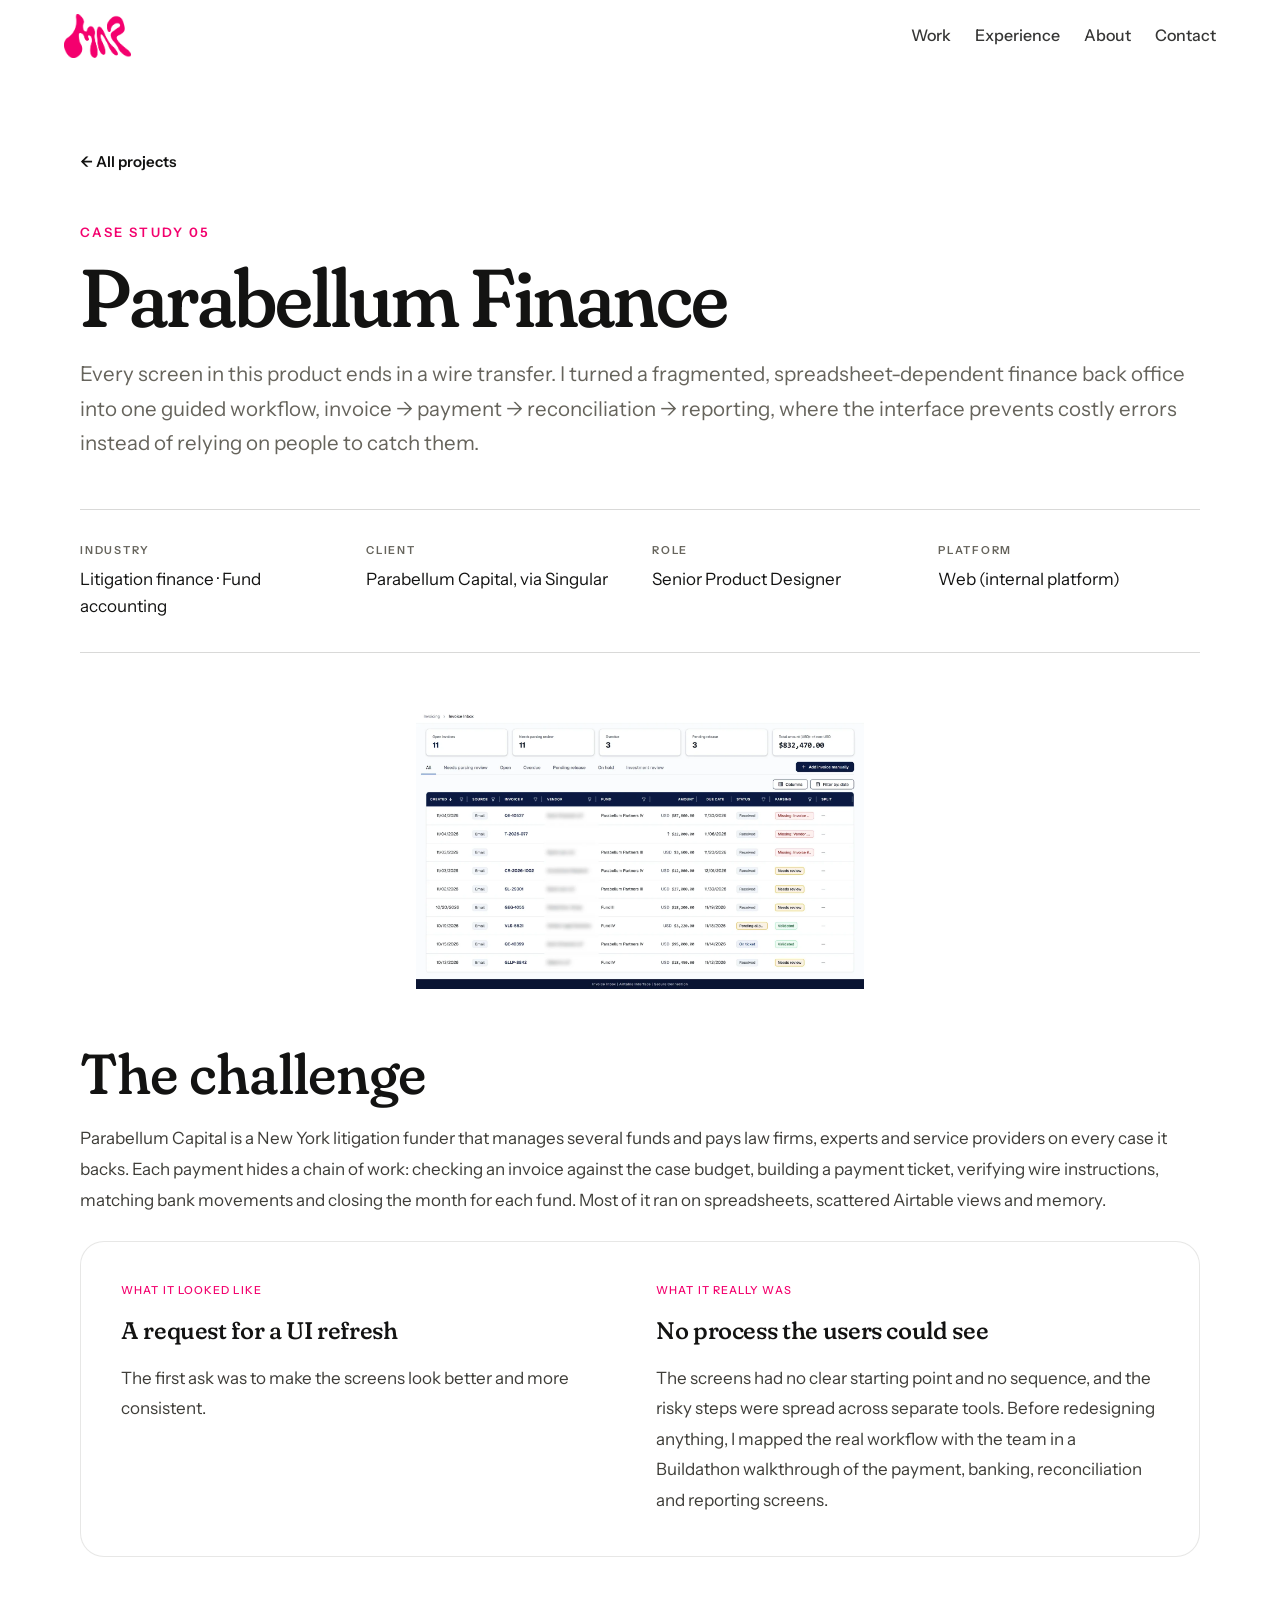
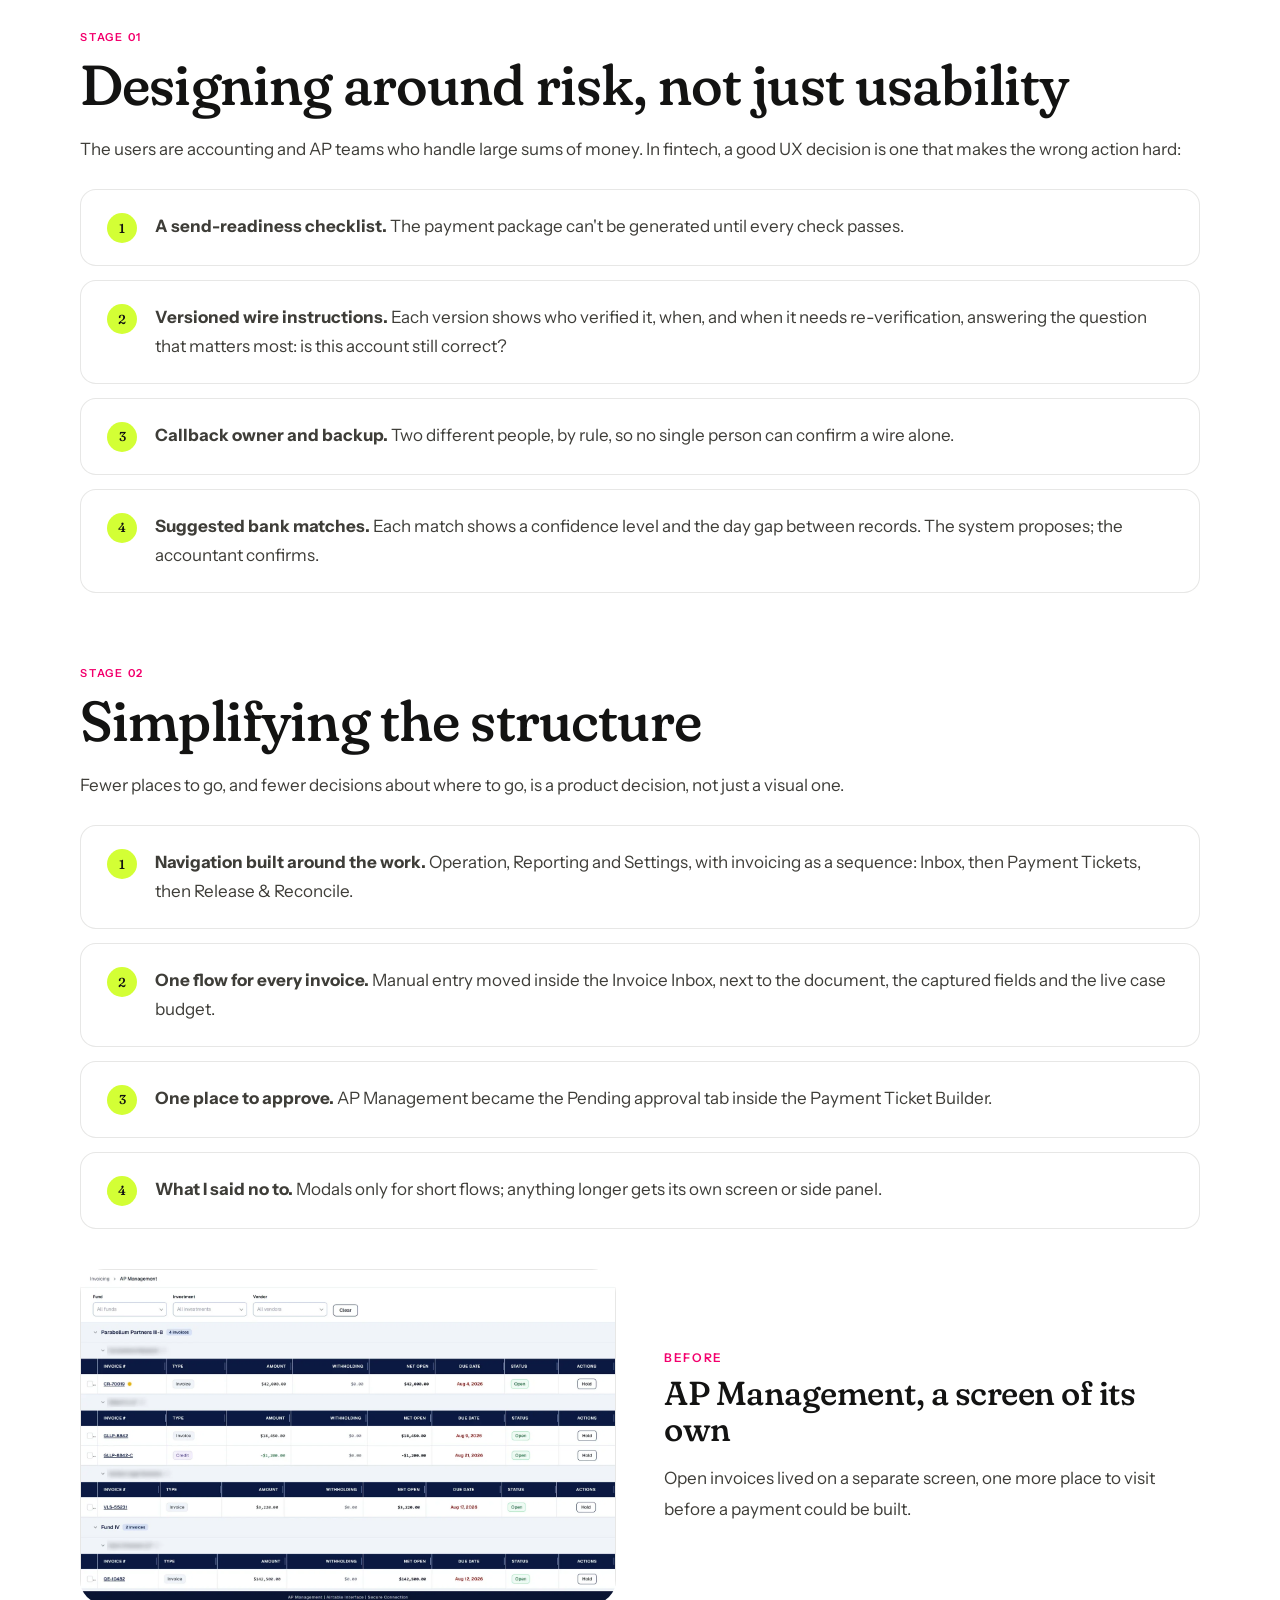
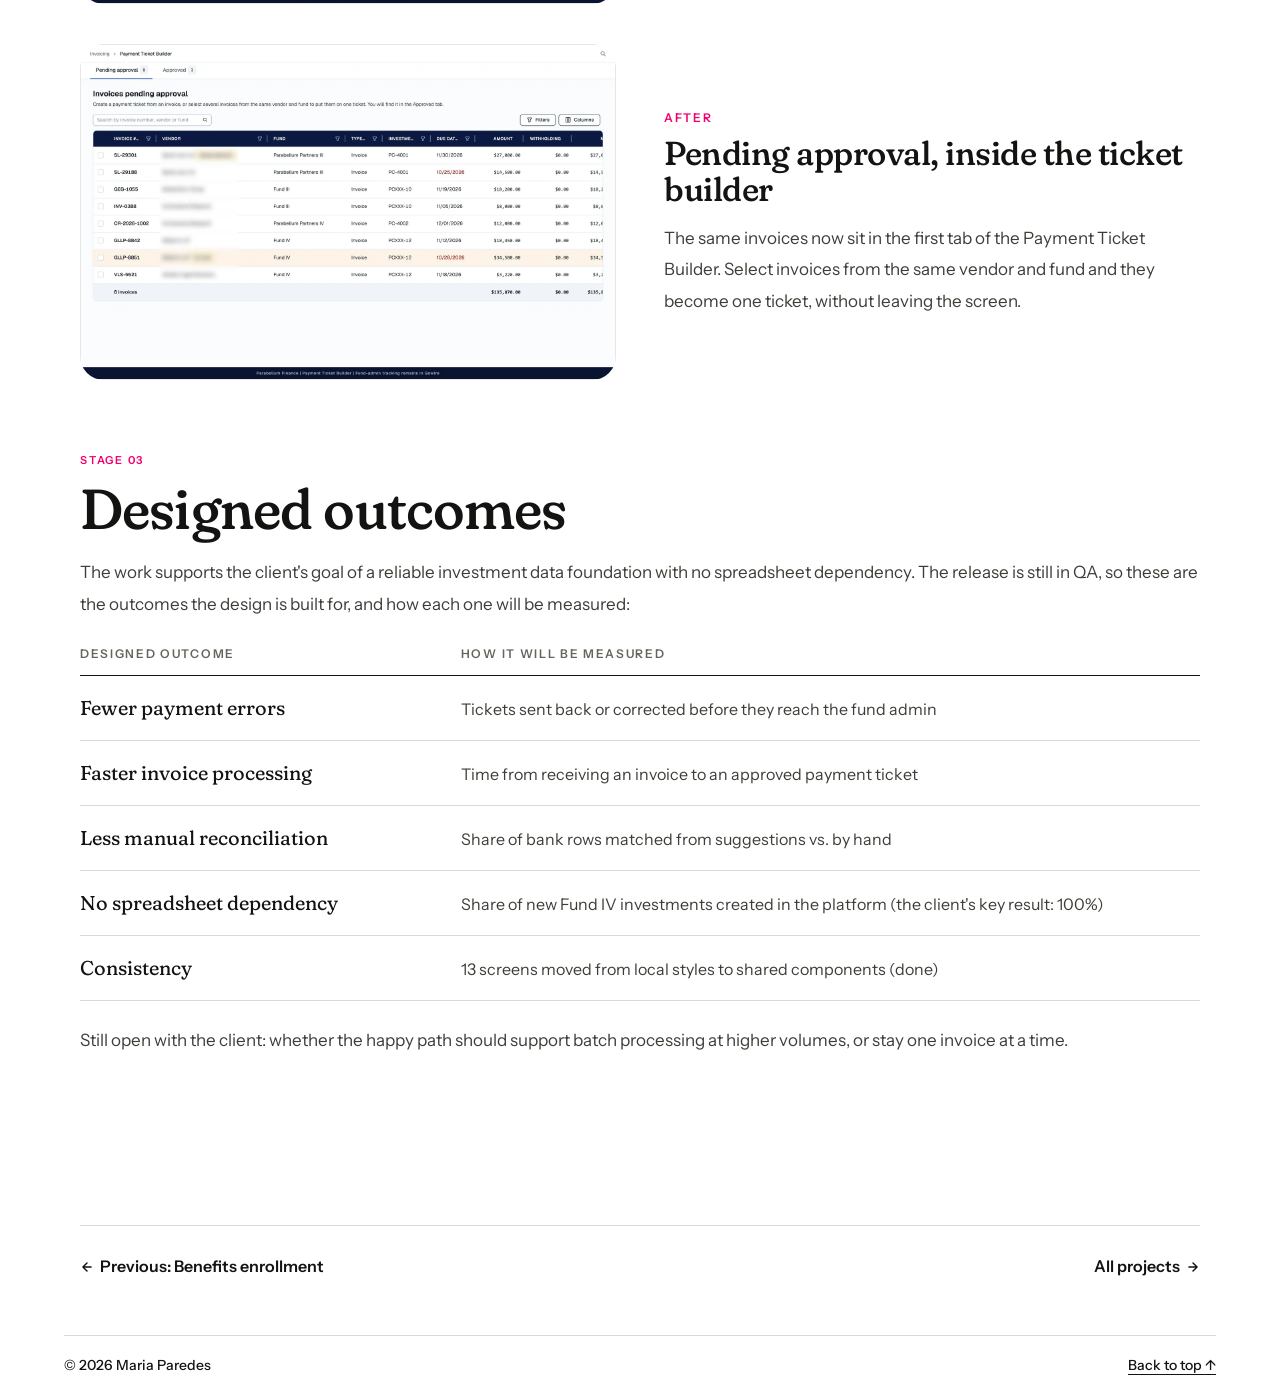
<file: case-7.html>
<!DOCTYPE html>
<html lang="en">
<head>
<!-- Google Tag Manager -->
<script>(function(w,d,s,l,i){w[l]=w[l]||[];w[l].push({'gtm.start':
new Date().getTime(),event:'gtm.js'});var f=d.getElementsByTagName(s)[0],
j=d.createElement(s),dl=l!='dataLayer'?'&l='+l:'';j.async=true;j.src=
'https://www.googletagmanager.com/gtm.js?id='+i+dl;f.parentNode.insertBefore(j,f);
})(window,document,'script','dataLayer','GTM-K2FJXDMW');</script>
<!-- End Google Tag Manager -->
<meta charset="UTF-8">
<meta name="viewport" content="width=device-width, initial-scale=1.0">
<title>Parabellum Finance: designing the operating system for a litigation finance back office · Maria</title>
<link rel="preconnect" href="https://fonts.googleapis.com">
<link rel="preconnect" href="https://fonts.gstatic.com" crossorigin>
<link href="https://fonts.googleapis.com/css2?family=Fraunces:opsz,wght,SOFT,WONK@9..144,300..700,0..100,0..1&family=Instrument+Sans:wght@400;500;600;700&display=swap" rel="stylesheet">
<style>
  :root {
    --primary: #EC0B7F;
    --secondary: #474dec;
    --bg: #fbfbfb;
    --sidebar-bg: #FFFFFF;
    --text: #1A1A2E;
    --text-muted: #6B6B85;
    --surface: #FFFFFF;
    --pink-tint: #FDE6F1;
    --pink-tint-text: #993556;
    --indigo-tint: #EAEAFC;
    --indigo-tint-text: #474dec;
    --border: #ECECF3;
    --sidebar-w: 400px;
    --fs-hero: 48px;
    --fs-display: 40px;
    --fs-h1: 32px;
    --fs-h2: 24px;
    --fs-h3: 18px;
    --fs-body-lg: 16px;
    --fs-body: 16px;
    --fs-ui: 13px;
    --fs-meta: 12px;
    --fs-eyebrow: 11px;
  }
  * { margin:0; padding:0; box-sizing:border-box; }
  body { font-family:'Instrument Sans',sans-serif; background:var(--bg); color:var(--text); display:flex; min-height:100vh; }

  .sidebar {
    width:var(--sidebar-w); min-height:100vh;
    background:var(--sidebar-bg); border-right:1px solid var(--border);
    position:fixed; top:0; left:0;
    padding:36px 32px; display:flex; flex-direction:column; z-index:100;
  }
  .back-link {
    display:inline-flex; align-items:center; gap:8px;
    font-size:var(--fs-ui); font-weight:500; color:var(--text-muted);
    text-decoration:none; margin-bottom:36px; transition:color 0.2s;
  }
  .back-link:hover { color:var(--primary); }
  .sidebar h2 {
    font-family:'Fraunces',sans-serif; font-weight:500;
    font-size:22px; line-height:1.3; margin-bottom:6px; color:var(--text);
  }
  .sidebar .meta { font-size:var(--fs-meta); color:var(--text-muted); margin-bottom:32px; }
  .toc-label {
    font-size:var(--fs-eyebrow); font-weight:500; letter-spacing:0.1em;
    text-transform:uppercase; color:var(--text-muted); margin-bottom:12px;
  }
  .toc a {
    display:block; font-size:var(--fs-ui); color:var(--text-muted);
    text-decoration:none; padding:8px 0 8px 14px;
    margin-left:-14px; border-left:2px solid transparent;
    transition:all 0.2s;
  }
  .toc a:hover, .toc a.active { color:var(--primary); border-left-color:var(--primary); }
  .toc a.active { font-weight:500; }
  .sidebar-tags { display:flex; flex-wrap:wrap; gap:6px; margin-top:32px; }
  .stag {
    font-size:var(--fs-eyebrow); font-weight:500; padding:4px 12px;
    border-radius:999px; background:var(--indigo-tint); color:var(--indigo-tint-text);
  }
  .stag.pink { background:var(--pink-tint); color:var(--pink-tint-text); }

  .sidebar-overlay { display: none; position: fixed; inset: 0; background: rgba(26,26,46,0.4); z-index: 99; }
  .sidebar-overlay.active { display: block; }

  .main {
    margin-left:var(--sidebar-w); flex:1;
    display:flex; flex-direction:column; align-items:center;
    padding:60px 80px;
  }
  .main > * { width:100%; max-width:1100px; }

  .hero-eyebrow {
    font-size:var(--fs-eyebrow); font-weight:500; letter-spacing:0.12em;
    text-transform:uppercase; color:var(--primary); margin-bottom:14px;
  }
  .hero-title {
    font-family:'Fraunces',sans-serif; font-weight:500;
    font-size:var(--fs-hero); line-height:1.1; letter-spacing:-0.5px;
    margin-bottom:18px; color:var(--text);
  }
  .hero-sub {
    font-size:var(--fs-h3); line-height:1.7; color:var(--text-muted);
    margin-bottom:48px; width:100%;
  }

  .meta-bar {
    display: grid;
    grid-template-columns: repeat(4, 1fr);
    gap: 24px;
    padding: 32px 0;
    border-top: 1px solid #6b6b85;
    border-bottom: 1px solid #6b6b85;
    margin-bottom: 56px;
  }
  .meta-item { display: flex; flex-direction: column; gap: 6px; }
  .meta-item .meta-label {
    font-size: var(--fs-eyebrow); font-weight: 700; letter-spacing: 0.08em;
    text-transform: uppercase; color: var(--text-muted);
  }
  .meta-item .meta-value { font-size: var(--fs-body); color: var(--text); }

  .hero-image {
    width: 100% !important;
    border-radius: 20px; overflow: hidden; margin-bottom: 56px;
  }
  .hero-image img { width: 40%; height: auto; display: block; margin: 0 auto; }

  .cs-section { margin-bottom:72px; scroll-margin-top:40px; }
  .cs-section h3 {
    font-family:'Fraunces',sans-serif; font-weight:500;
    font-size:var(--fs-h1); margin-bottom:20px; color:var(--text);
  }
  .cs-section p { font-size:var(--fs-body); line-height:1.85; color:#3A3A5C; margin-bottom:16px; }
  .cs-section p:last-child { margin-bottom:0; }

  .phase-num-label {
    font-size: var(--fs-eyebrow);
    font-weight: 700;
    letter-spacing: 0.1em;
    text-transform: uppercase;
    color: var(--primary);
    margin-bottom: 10px;
  }

  /* PROBLEM / SOLUTION GRID */
  .problem-grid {
    display: grid;
    grid-template-columns: 1fr 1fr;
    gap: 32px;
    margin-top: 24px;
    background: #fff;
    border-radius: 24px;
    border: 1px solid var(--border);
    padding: 40px;
  }
  .pg-col { display: flex; flex-direction: column; gap: 16px; }
  .pg-label {
    font-size: var(--fs-eyebrow); font-weight: 500; letter-spacing: 0.1em;
    text-transform: uppercase; color: var(--primary);
  }
  .pg-col h4 {
    font-family: 'Fraunces', sans-serif; font-weight: 500;
    font-size: var(--fs-h2); color: var(--text); line-height: 1.3;
  }
  .pg-col p { font-size: var(--fs-body); line-height: 1.8; color: #3A3A5C; margin: 0; }

  /* RESEARCH CHARTS */
  .research-grid {
    display: grid; grid-template-columns: 1fr 1fr; gap: 20px; margin-top: 24px;
  }
  .research-card {
    background: #fff; border: 1px solid var(--border); border-radius: 20px;
    padding: 28px;
  }
  .research-q {
    font-family: 'Fraunces', sans-serif; font-weight: 500;
    font-size: var(--fs-h3); color: var(--text); line-height: 1.4; margin-bottom: 20px;
  }
  .research-body { display: flex; align-items: center; gap: 28px; }
  .donut { width: 150px; height: 150px; flex-shrink: 0; }
  .donut svg { width: 100%; height: 100%; display: block; }
  .donut circle { fill: none; stroke-width: 6; }
  .donut-center {
    font-family: 'Fraunces', sans-serif; font-weight: 600;
    font-size: 9px; fill: var(--text);
  }
  .donut-center-label { font-family: 'Instrument Sans', sans-serif; font-weight: 400; font-size: 3.2px; fill: var(--text-muted); }
  .research-legend { display: flex; flex-direction: column; gap: 10px; min-width: 0; }
  .legend-item { display: flex; align-items: flex-start; gap: 10px; }
  .legend-dot { width: 10px; height: 10px; border-radius: 50%; flex-shrink: 0; margin-top: 4px; }
  .legend-item p { font-size: var(--fs-ui); color: #3A3A5C; line-height: 1.5; margin: 0; }
  .legend-item p strong { color: var(--text); font-weight: 700; }

  /* KEY INSIGHTS */
  .insight-list { display: flex; flex-direction: column; gap: 14px; margin-top: 24px; }
  .insight-item {
    display: flex; align-items: flex-start; gap: 18px;
    background: #fff; border: 1px solid var(--border);
    border-radius: 16px; padding: 22px 26px;
  }
  .insight-num {
    width: 30px; height: 30px; border-radius: 50%; flex-shrink: 0;
    background: var(--secondary); color: #fff;
    display: flex; align-items: center; justify-content: center;
    font-family: 'Fraunces', sans-serif; font-weight: 600; font-size: var(--fs-ui);
    margin-top: 1px;
  }
  .insight-item p { font-size: var(--fs-body); line-height: 1.7; color: var(--text); margin: 0; }

  /* STORYBOARD + USER FLOW */
  .stage-full-image {
    width: 100%; background: #fff; border: 1px solid var(--border);
    border-radius: 16px; overflow: hidden; margin-top: 24px;
  }
  .stage-full-image img { width:100%; height:auto; display:block; }
  .userflow-image {
    width: 100%; background: #fff; border: 1px solid var(--border);
    border-radius: 16px; padding: 24px; margin-top: 24px; overflow-x: auto;
  }
  .userflow-image svg { width: 100%; min-width: 1200px; height: auto; display: block; }
  .uf-svg text { font-family: 'Instrument Sans', sans-serif; }
  .uf-node { fill: #fff; stroke: #D9D9E6; stroke-width: 1.5; }
  .uf-node-dark { fill: #1A1A2E; stroke: #1A1A2E; }
  .uf-node-end { fill: var(--secondary); stroke: var(--secondary); }
  .uf-txt { font-size: 12.5px; fill: #1A1A2E; }
  .uf-txt-light { fill: #fff; }
  .uf-dec { fill: #FFF3D6; stroke: #FFC24B; stroke-width: 1.5; }
  .uf-dec-txt { font-size: 11px; fill: #1A1A2E; }
  .uf-line { stroke: #9b9bb0; stroke-width: 1.5; fill: none; }
  .uf-lbl { font-size: 11px; fill: #6B6B85; font-weight: 500; }

  /* STAGE BLOCKS (Design Solution) */
  .stage-block {
    display: grid; grid-template-columns: 1fr 1fr; gap: 48px;
    align-items: center; margin-top: 40px;
  }
  .stage-block:first-of-type { margin-top: 24px; }
  .stage-title {
    font-family: 'Fraunces', sans-serif; font-weight: 500;
    font-size: var(--fs-h2); line-height: 1.3; color: var(--text); margin-bottom: 16px;
  }
  .stage-left p, .stage-text p { font-size: var(--fs-body); line-height: 1.85; color: #3A3A5C; margin: 0 0 14px; }
  .stage-left p:last-child, .stage-text p:last-child { margin-bottom: 0; }
  .stage-image {
    border-radius: 20px; overflow: hidden;
  }
  .stage-image img { width: 100%; height: auto; display: block; }

  .phase-subsections {
    margin-top: 40px;
    display: flex;
    flex-direction: column;
    gap: 64px;
  }
  .phase-subsection { scroll-margin-top: 40px; }

  /* IMPACT TABLE */
  .impact-table { width: 100%; border-radius: 16px; overflow: hidden; border: 1px solid var(--border); margin-top: 24px; box-shadow: 0 8px 32px rgba(26,26,46,0.08); }
  .impact-header { display: grid; grid-template-columns: 1fr 1fr 1fr; background: var(--text); padding: 16px 24px; gap: 24px; }
  .impact-header span { font-family: 'Fraunces', sans-serif; font-weight: 500; font-size: var(--fs-ui); color: #fff; text-transform: uppercase; letter-spacing: 0.06em; }
  .impact-row { display: grid; grid-template-columns: 1fr 1fr 1fr; padding: 20px 24px; gap: 24px; border-bottom: 1px solid var(--border); background: #fff; align-items: start; }
  .impact-row:last-child { border-bottom: none; }
  .impact-row:nth-child(even) { background: var(--bg); }
  .impact-cell-found { font-size: var(--fs-body); color: var(--text); font-weight: 500; line-height: 1.6; }
  .impact-cell { font-size: var(--fs-body); color: #3A3A5C; line-height: 1.6; }

  /* IMPACT HIGHLIGHT */
  .impact-highlight {
    display: grid; grid-template-columns: 1.2fr 1fr; gap: 48px;
    align-items: center; margin-top: 40px;
    background: #fff; border: 1px solid var(--border); border-radius: 24px;
    padding: 48px;
  }
  .impact-highlight-text p {
    font-size: var(--fs-h3); line-height: 1.75; color: var(--text); margin: 0;
  }
  .impact-highlight-text strong { color: var(--primary); font-weight: 700; }
  .impact-highlight-text .impact-source {
    display: block; font-size: var(--fs-ui); color: var(--text-muted); margin-top: 18px;
  }
  .impact-highlight-image { max-width: 320px; margin: 0 auto; }
  .impact-highlight-image img { width: 100%; height: auto; display: block; }

  .case-nav {
    display:flex; justify-content:space-between; align-items:center;
    padding-top:40px; margin-top:80px;
  }
  .case-nav a {
    text-decoration:none; color:var(--text-muted); font-size:var(--fs-ui); font-weight:500;
    display:flex; align-items:center; gap:6px; transition:color 0.2s;
  }
  .case-nav a:hover { color:var(--primary); }

  @media (max-width: 1024px) {
    :root { --sidebar-w: 280px; }
    .main { padding: 48px 40px; }
    .hero-title { font-size: var(--fs-display); }
    .problem-grid { grid-template-columns: 1fr; }
    .research-grid { grid-template-columns: 1fr; }
    .stage-block { grid-template-columns: 1fr; gap: 24px; }
    .impact-highlight { grid-template-columns: 1fr; padding: 32px; }
    .hero-image img { width: 55%; }
  }

  @media (max-width: 768px) {
    body { flex-direction: column; }
    .sidebar {
      transform: translateX(-100%); transition: transform 0.3s ease;
      width: 300px; z-index: 150; overflow-y: auto;
    }
    .sidebar.open { transform: translateX(0); }
    .main { margin-left: 0; padding: 72px 24px 48px; }
    .main > * { max-width: 100%; }
    .hero-title { font-size: var(--fs-h1); }
    .hero-image img { width: 80%; }
    .meta-bar { grid-template-columns: 1fr 1fr; gap: 20px; }
    .impact-header { display: none; }
    .impact-row { grid-template-columns: 1fr; gap: 12px; }
    .impact-cell-found::before { content: 'I found'; display: block; font-size: var(--fs-eyebrow); font-weight: 700; text-transform: uppercase; letter-spacing: 0.08em; color: var(--primary); margin-bottom: 4px; }
    .impact-row .impact-cell:nth-of-type(2)::before { content: 'We shipped'; display: block; font-size: var(--fs-eyebrow); font-weight: 700; text-transform: uppercase; letter-spacing: 0.08em; color: var(--secondary); margin-bottom: 4px; }
    .impact-row .impact-cell:nth-of-type(3)::before { content: 'The result'; display: block; font-size: var(--fs-eyebrow); font-weight: 700; text-transform: uppercase; letter-spacing: 0.08em; color: var(--text-muted); margin-bottom: 4px; }
    .problem-grid { padding: 24px; }
    .research-body { flex-direction: column; align-items: flex-start; }
    .case-nav { flex-direction: column; gap: 16px; }
  }

  @media (max-width: 480px) {
    .main { padding: 64px 16px 32px; }
    .hero-title { font-size: var(--fs-h2); }
    .cs-section h3 { font-size: var(--fs-h2); }
    .hero-image img { width: 100%; }
    .impact-highlight { padding: 24px; }
  }

  /* MOBILE NAV BAR */
  .top-bar {
    display: none;
    position: fixed;
    top: 0; left: 0; right: 0;
    height: 60px;
    background: #ffffff;
    border-bottom: 1px solid #ECECF3;
    z-index: 300;
    padding: 0 16px;
    flex-direction: row;
    align-items: center;
    justify-content: space-between;
  }
  .top-bar-left {
    display: flex;
    flex-direction: row;
    align-items: center;
    gap: 10px;
  }
  .top-bar-logo {
    width: 36px;
    height: 36px;
    display: flex;
    align-items: center;
    justify-content: center;
  }
  .top-bar-logo img {
    width: 100%;
    height: 100%;
    object-fit: contain;
  }
  .top-bar-name {
    display: block;
    font-family: 'Fraunces', sans-serif;
    font-weight: 500;
    font-size: 14px;
    color: #1A1A2E;
    line-height: 1.2;
  }
  .top-bar-role {
    display: block;
    font-size: 11px;
    color: #6B6B85;
    line-height: 1.2;
  }
  .top-bar-menu {
    background: none;
    border: none;
    cursor: pointer;
    padding: 6px;
    display: flex;
    align-items: center;
    color: #1A1A2E;
  }
  @media (max-width: 768px) {
    .top-bar { display: flex; }
    .sidebar { padding-top: 80px; }
    .main { padding-top: 80px; }
  }

  /* Mobile menu polish */
  .top-bar-menu:focus { outline: none; }
  .top-bar-menu:focus-visible { outline: 2px solid var(--primary); outline-offset: 2px; border-radius: 8px; }
  @media (max-width: 768px) {
    body.menu-open { overflow: hidden; }
    .sidebar { top: 60px; min-height: 0; height: calc(100vh - 60px); height: calc(100dvh - 60px); padding-top: 32px; box-shadow: 0 12px 40px rgba(26,26,46,0.14); }
    .sidebar-overlay { top: 60px; }
    .sidebar-overlay.active { display: block; }
  }
</style>
<link rel="stylesheet" href="css/case.css?v=20261123b">
<!-- Google tag (gtag.js) -->
<script async src="https://www.googletagmanager.com/gtag/js?id=G-NF486Z0G3G"></script>
<script>
  window.dataLayer = window.dataLayer || [];
  function gtag(){dataLayer.push(arguments);}
  gtag('js', new Date());
  gtag('config', 'G-NF486Z0G3G');
</script>
<script src="https://t.contentsquare.net/uxa/7a04c337af5e3.js" defer></script>
</head>
<body>
<header class="nav">
  <a class="logo" href="index.html" aria-label="Maria Paredes, home"><img src="img/logo.png" alt="" width="687" height="433"></a>
  <nav class="links" aria-label="Main">
    <a href="index.html#work">Work</a>
    <a href="index.html#experience">Experience</a>
    <a href="about.html">About</a>
    <a href="index.html#contact">Contact</a>
  </nav>
</header>
<!-- Google Tag Manager (noscript) -->
<noscript><iframe src="https://www.googletagmanager.com/ns.html?id=GTM-K2FJXDMW"
height="0" width="0" style="display:none;visibility:hidden"></iframe></noscript>
<!-- End Google Tag Manager (noscript) -->

<div class="sidebar-overlay" id="overlay"></div>


<main class="main" id="top">
  <a class="case-back" href="projects.html">← All projects</a>

  <div class="hero-eyebrow">Case Study 05</div>
  <h1 class="hero-title">Parabellum Finance</h1>
  <p class="hero-sub">Every screen in this product ends in a wire transfer. I turned a fragmented, spreadsheet-dependent finance back office into one guided workflow, invoice → payment → reconciliation → reporting, where the interface prevents costly errors instead of relying on people to catch them.</p>

  <div class="meta-bar">
    <div class="meta-item"><span class="meta-label">Industry</span><span class="meta-value">Litigation finance · Fund accounting</span></div>
    <div class="meta-item"><span class="meta-label">Client</span><span class="meta-value">Parabellum Capital, via Singular</span></div>
    <div class="meta-item"><span class="meta-label">Role</span><span class="meta-value">Senior Product Designer</span></div>
    <div class="meta-item"><span class="meta-label">Platform</span><span class="meta-value">Web (internal platform)</span></div>
  </div>

  <div class="hero-image">
    <img src="assets/parabellum/inbox.webp" alt="Invoice Inbox with summary cards, tabs by status and the invoices table">
  </div>

  <section class="cs-section" id="challenge">
    <h3>The challenge</h3>
    <p>Parabellum Capital is a New York litigation funder that manages several funds and pays law firms, experts and service providers on every case it backs. Each payment hides a chain of work: checking an invoice against the case budget, building a payment ticket, verifying wire instructions, matching bank movements and closing the month for each fund. Most of it ran on spreadsheets, scattered Airtable views and memory.</p>
    <div class="problem-grid">
      <div class="pg-col">
        <div class="pg-label">What it looked like</div>
        <h4>A request for a UI refresh</h4>
        <p>The first ask was to make the screens look better and more consistent.</p>
      </div>
      <div class="pg-col">
        <div class="pg-label">What it really was</div>
        <h4>No process the users could see</h4>
        <p>The screens had no clear starting point and no sequence, and the risky steps were spread across separate tools. Before redesigning anything, I mapped the real workflow with the team in a Buildathon walkthrough of the payment, banking, reconciliation and reporting screens.</p>
      </div>
    </div>
  </section>

  <section class="cs-section" id="risk">
    <div class="phase-num-label">Stage 01</div>
    <h3>Designing around risk, not just usability</h3>
    <p>The users are accounting and AP teams who handle large sums of money. In fintech, a good UX decision is one that makes the wrong action hard:</p>
    <div class="insight-list">
      <div class="insight-item"><span class="insight-num">1</span><p><strong>A send-readiness checklist.</strong> The payment package can't be generated until every check passes.</p></div>
      <div class="insight-item"><span class="insight-num">2</span><p><strong>Versioned wire instructions.</strong> Each version shows who verified it, when, and when it needs re-verification, answering the question that matters most: is this account still correct?</p></div>
      <div class="insight-item"><span class="insight-num">3</span><p><strong>Callback owner and backup.</strong> Two different people, by rule, so no single person can confirm a wire alone.</p></div>
      <div class="insight-item"><span class="insight-num">4</span><p><strong>Suggested bank matches.</strong> Each match shows a confidence level and the day gap between records. The system proposes; the accountant confirms.</p></div>
    </div>
  </section>

  <section class="cs-section" id="structure">
    <div class="phase-num-label">Stage 02</div>
    <h3>Simplifying the structure</h3>
    <p>Fewer places to go, and fewer decisions about where to go, is a product decision, not just a visual one.</p>
    <div class="insight-list">
      <div class="insight-item"><span class="insight-num">1</span><p><strong>Navigation built around the work.</strong> Operation, Reporting and Settings, with invoicing as a sequence: Inbox, then Payment Tickets, then Release &amp; Reconcile.</p></div>
      <div class="insight-item"><span class="insight-num">2</span><p><strong>One flow for every invoice.</strong> Manual entry moved inside the Invoice Inbox, next to the document, the captured fields and the live case budget.</p></div>
      <div class="insight-item"><span class="insight-num">3</span><p><strong>One place to approve.</strong> AP Management became the Pending approval tab inside the Payment Ticket Builder.</p></div>
      <div class="insight-item"><span class="insight-num">4</span><p><strong>What I said no to.</strong> Modals only for short flows; anything longer gets its own screen or side panel.</p></div>
    </div>

    <div class="stage-block">
      <div class="stage-image"><img src="assets/parabellum/ap.webp" alt="Before: AP Management as a separate screen, with invoices grouped by fund and vendor" loading="lazy" style="border:1px solid var(--border);border-radius:16px"></div>
      <div class="stage-text">
        <div class="pg-label">Before</div>
        <h4 class="stage-title">AP Management, a screen of its own</h4>
        <p>Open invoices lived on a separate screen, one more place to visit before a payment could be built.</p>
      </div>
    </div>
    <div class="stage-block">
      <div class="stage-image"><img src="assets/parabellum/ticket.webp" alt="After: the Pending approval tab inside the Payment Ticket Builder" loading="lazy" style="border:1px solid var(--border);border-radius:16px"></div>
      <div class="stage-text">
        <div class="pg-label">After</div>
        <h4 class="stage-title">Pending approval, inside the ticket builder</h4>
        <p>The same invoices now sit in the first tab of the Payment Ticket Builder. Select invoices from the same vendor and fund and they become one ticket, without leaving the screen.</p>
      </div>
    </div>
  </section>

  <section class="cs-section" id="results">
    <div class="phase-num-label">Stage 03</div>
    <h3>Designed outcomes</h3>
    <p>The work supports the client's goal of a reliable investment data foundation with no spreadsheet dependency. The release is still in QA, so these are the outcomes the design is built for, and how each one will be measured:</p>
    <table class="results-table">
      <thead><tr><th>Designed outcome</th><th>How it will be measured</th></tr></thead>
      <tbody>
        <tr><td>Fewer payment errors</td><td>Tickets sent back or corrected before they reach the fund admin</td></tr>
        <tr><td>Faster invoice processing</td><td>Time from receiving an invoice to an approved payment ticket</td></tr>
        <tr><td>Less manual reconciliation</td><td>Share of bank rows matched from suggestions vs. by hand</td></tr>
        <tr><td>No spreadsheet dependency</td><td>Share of new Fund IV investments created in the platform (the client's key result: 100%)</td></tr>
        <tr><td>Consistency</td><td>13 screens moved from local styles to shared components (done)</td></tr>
      </tbody>
    </table>
    <p>Still open with the client: whether the happy path should support batch processing at higher volumes, or stay one invoice at a time.</p>
  </section>

  <div class="case-nav">
    <a href="case-4.html">
      <svg width="14" height="14" viewBox="0 0 24 24" fill="none" stroke="currentColor" stroke-width="2.5" stroke-linecap="round" stroke-linejoin="round"><path d="M19 12H5M12 19l-7-7 7-7"/></svg>
      Previous: Benefits enrollment
    </a>
    <a href="projects.html">
      All projects
      <svg width="14" height="14" viewBox="0 0 24 24" fill="none" stroke="currentColor" stroke-width="2.5" stroke-linecap="round" stroke-linejoin="round"><path d="M5 12h14M12 5l7 7-7 7"/></svg>
    </a>
  </div>

</main>
<footer class="case-foot"><span>© 2026 Maria Paredes</span><a href="#top">Back to top ↑</a></footer>

<script>
  const sections = document.querySelectorAll('.cs-section');
  const tocLinks = document.querySelectorAll('.toc a');
  const observer = new IntersectionObserver((entries) => {
    entries.forEach(e => {
      if (e.isIntersecting) {
        tocLinks.forEach(l => l.classList.remove('active'));
        const active = document.querySelector(`.toc a[href="#${e.target.id}"]`);
        if (active) active.classList.add('active');
      }
    });
  }, { threshold: 0.25 });
  sections.forEach(s => observer.observe(s));

  const sidebar = document.querySelector('.sidebar');
  const overlay = document.getElementById('overlay');
  const menuBtn = document.getElementById('topBarMenu');
  const iconHamburger = '<svg width="22" height="22" viewBox="0 0 24 24" fill="none" stroke="currentColor" stroke-width="2" stroke-linecap="round"><line x1="3" y1="6" x2="21" y2="6"/><line x1="3" y1="12" x2="21" y2="12"/><line x1="3" y1="18" x2="21" y2="18"/></svg>';
  const iconClose = '<svg width="22" height="22" viewBox="0 0 24 24" fill="none" stroke="currentColor" stroke-width="2" stroke-linecap="round"><line x1="6" y1="6" x2="18" y2="18"/><line x1="18" y1="6" x2="6" y2="18"/></svg>';

  function toggleSidebar() {
    const isOpen = sidebar.classList.toggle('open');
    overlay.classList.toggle('active', isOpen);
    document.body.classList.toggle('menu-open', isOpen);
    if (menuBtn) {
      menuBtn.innerHTML = isOpen ? iconClose : iconHamburger;
      menuBtn.setAttribute('aria-label', isOpen ? 'Close menu' : 'Open menu');
      menuBtn.setAttribute('aria-expanded', isOpen);
    }
  }
  if (overlay) overlay.addEventListener('click', toggleSidebar);
  if (menuBtn) { menuBtn.addEventListener('click', toggleSidebar); }
  document.querySelectorAll('.toc a').forEach(a => {
    a.addEventListener('click', (e) => {
      const href = a.getAttribute('href');
      if (href && href.startsWith('#')) {
        const target = document.querySelector(href);
        if (target) {
          e.preventDefault();
          target.scrollIntoView({ behavior: 'smooth', block: 'start' });
        }
      }
      if (window.innerWidth <= 768) toggleSidebar();
    });
  });
</script>
</body>
</html>
</file>
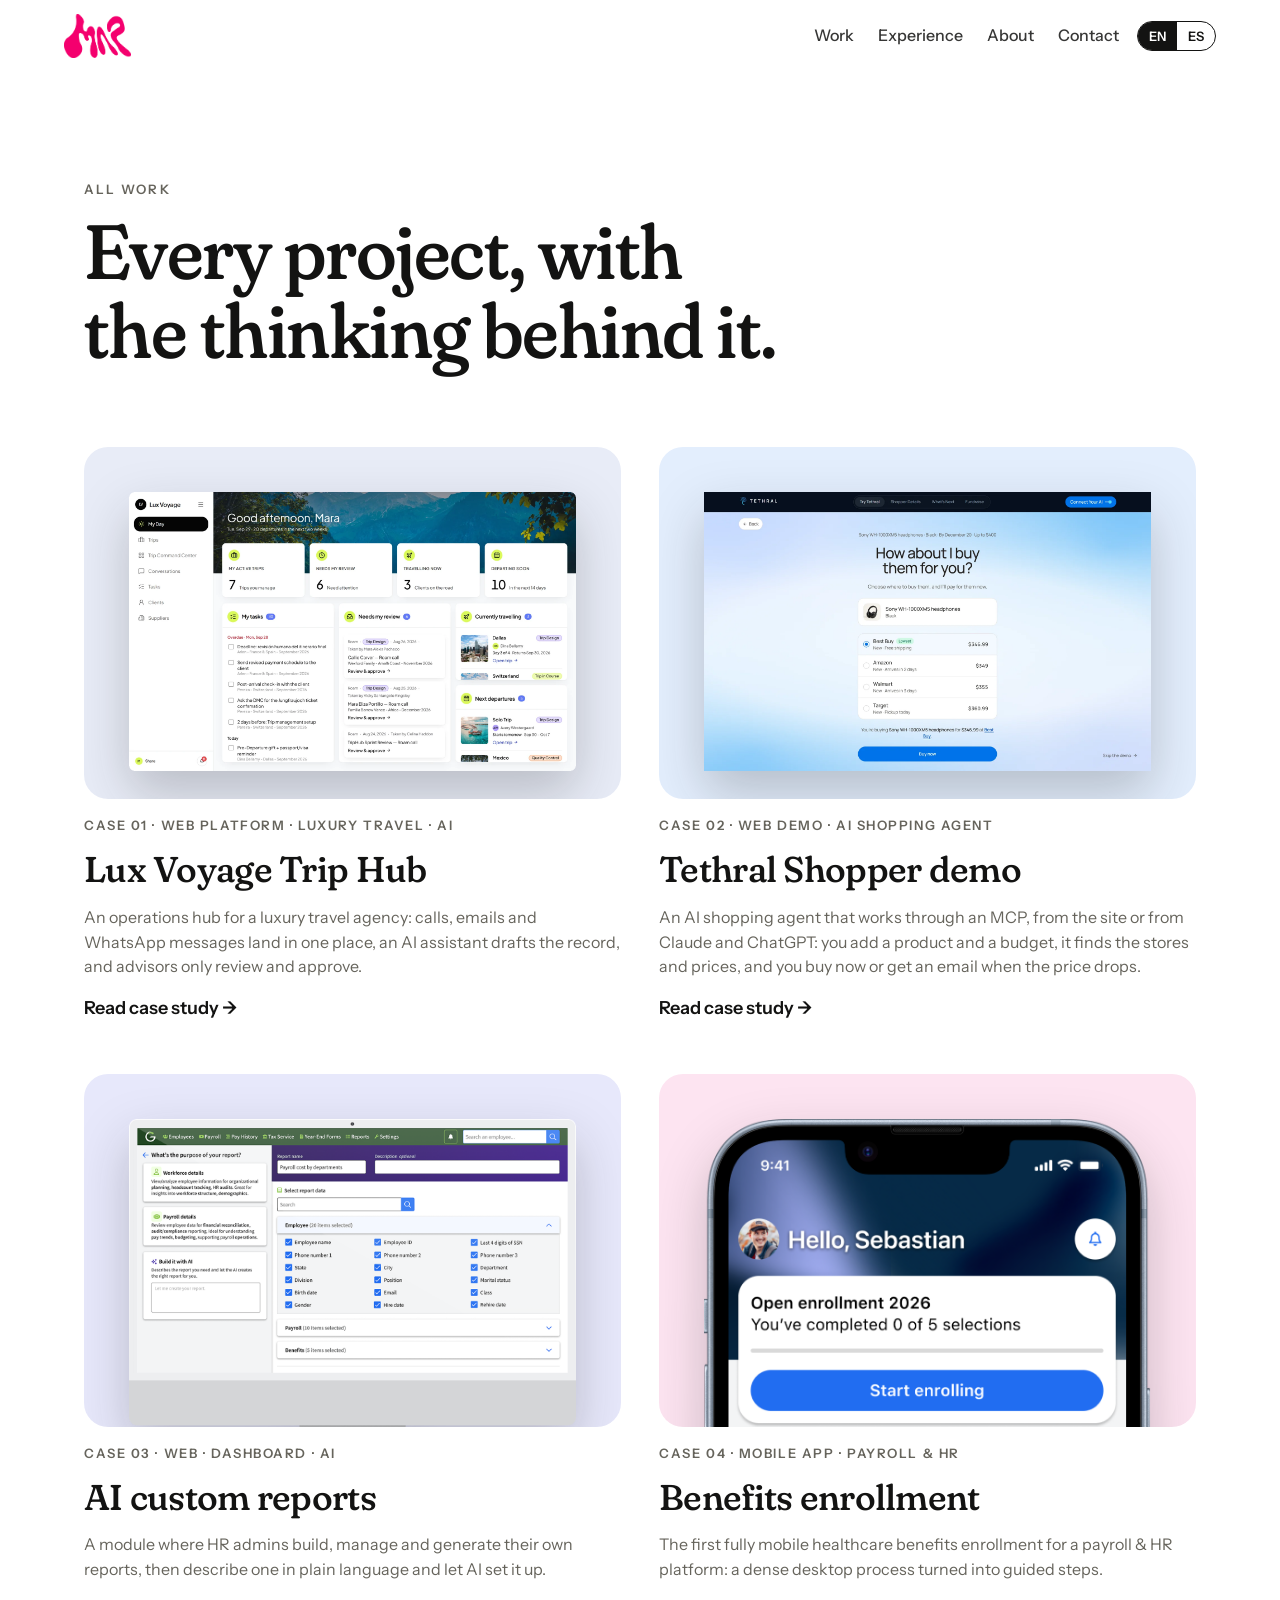
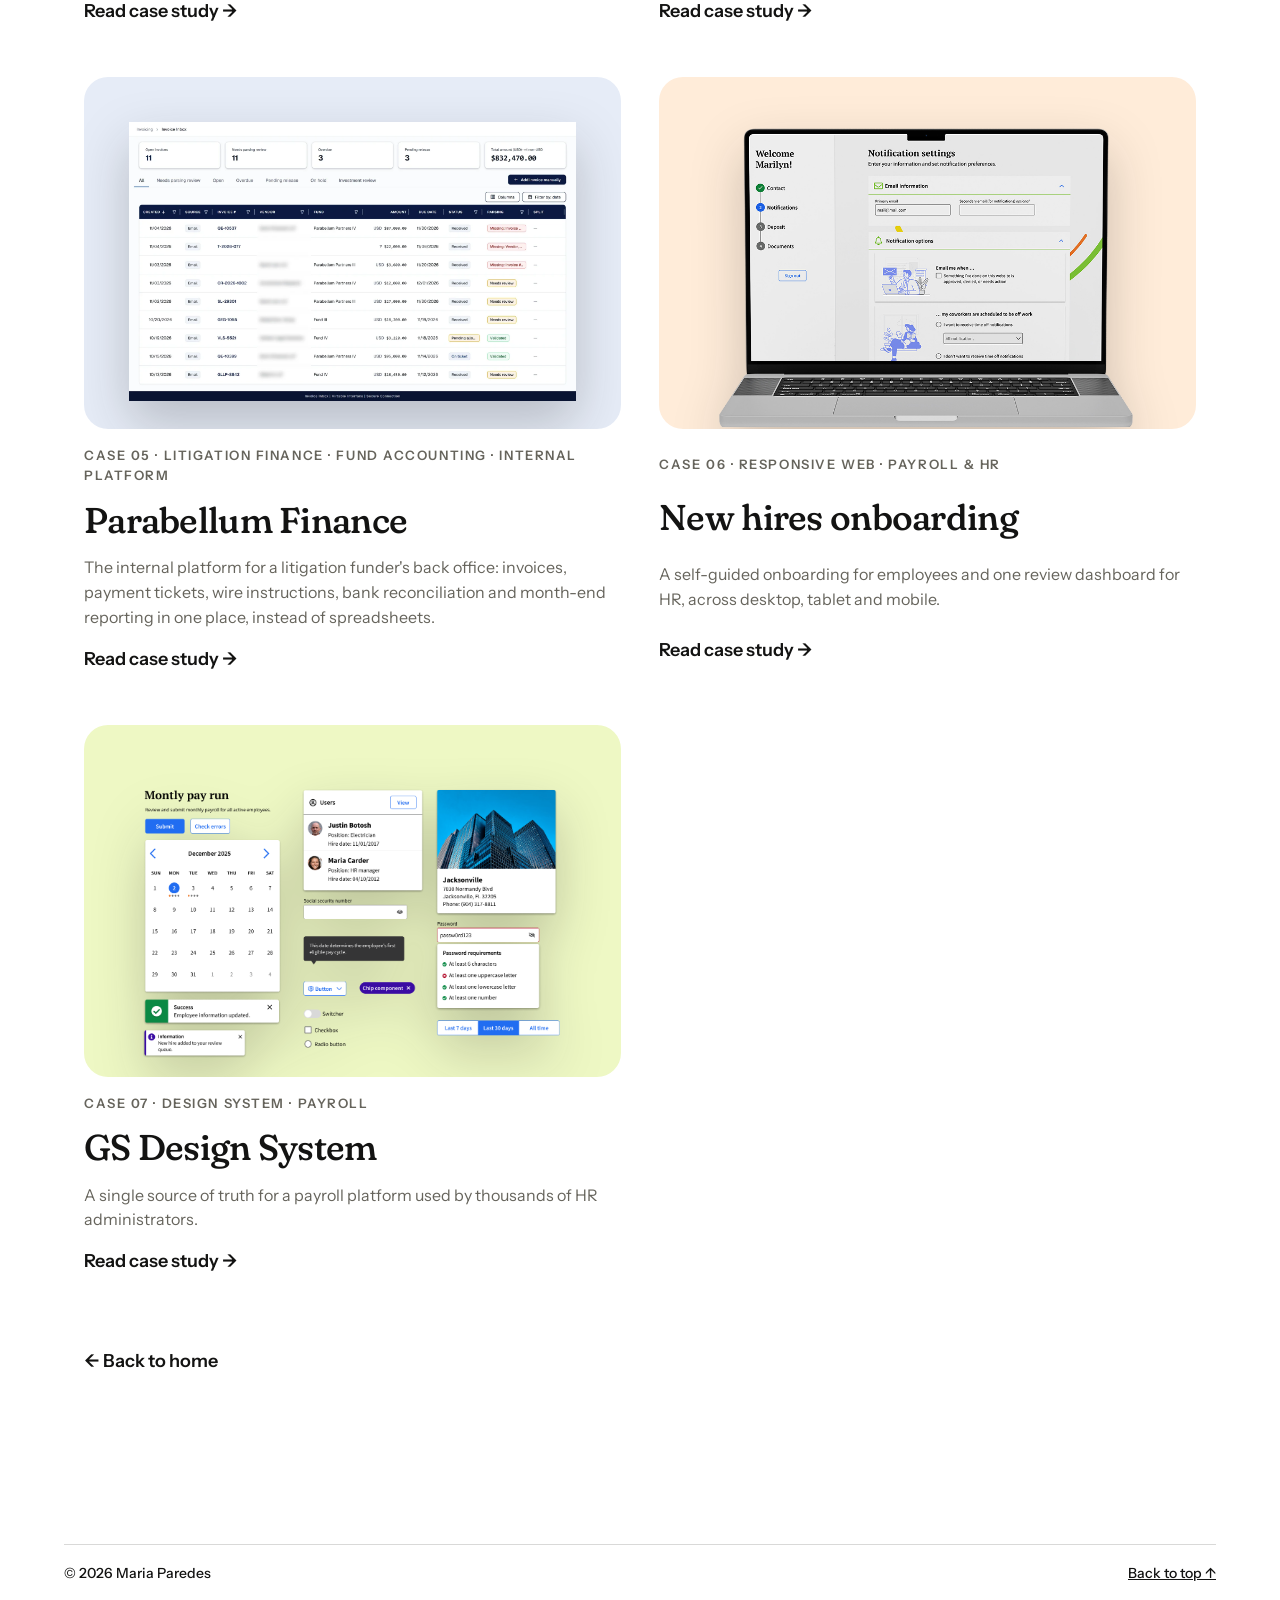
<file: projects.html>
<!doctype html>
<html lang="en">
<head>
<meta charset="utf-8">
<meta name="viewport" content="width=device-width, initial-scale=1, viewport-fit=cover">
<title>All projects · Maria Paredes</title>
<meta name="description" content="Every project by Maria Paredes, Senior Product Designer, with the thinking behind each one.">
<link rel="preconnect" href="https://fonts.googleapis.com">
<link rel="preconnect" href="https://fonts.gstatic.com" crossorigin>
<link href="https://fonts.googleapis.com/css2?family=Fraunces:opsz,wght,SOFT,WONK@9..144,300..700,0..100,0..1&family=Instrument+Sans:wght@400;500;600&family=Plaster&display=swap" rel="stylesheet">
<link rel="stylesheet" href="css/style.css?v=20261123b">
<script>document.documentElement.classList.add('js');</script>
</head>
<body>

<header class="nav">
  <a class="logo" href="index.html" aria-label="Maria Paredes, home"><img src="img/logo.png" alt="" width="687" height="433"></a>
  <nav class="links" aria-label="Main">
    <a href="index.html#work" data-t="nav_work">Work</a>
    <a href="index.html#experience" data-t="nav_exp">Experience</a>
    <a href="about.html" data-t="nav_about">About</a>
    <a href="index.html#contact" data-t="nav_contact">Contact</a>
  </nav>
  <div class="lang" role="group" aria-label="Language">
    <button type="button" data-lang="en" aria-pressed="true">EN</button>
    <button type="button" data-lang="es" aria-pressed="false">ES</button>
  </div>
</header>

<main id="top">
  <section class="all-work" data-theme="cream" aria-labelledby="all-title">
    <div class="wrap">
      <header class="sec-head"><p class="eyebrow" data-t="all_eyebrow">All work</p><h1 id="all-title" class="all-h" data-t="all_title">Every project, with the thinking behind it.</h1></header>

      <div class="pgrid">
        <a class="pcard" href="case-5.html">
          <div class="media" style="--tint:#E8ECF7"><img src="assets/lux-myday.webp" alt="Lux Voyage Trip Hub, the My Day screen" loading="lazy"></div>
          <p class="meta"><span data-t="case">Case</span> 01 · <span data-t="c5_meta">Web platform · Luxury travel · AI</span></p>
          <h3>Lux Voyage Trip Hub</h3>
          <p class="desc" data-t="c5_desc">An operations hub for a luxury travel agency: calls, emails and WhatsApp messages land in one place, an AI assistant drafts the record, and advisors only review and approve.</p>
          <span class="link"><span data-t="link_case">Read case study</span> <span aria-hidden="true">→</span></span>
        </a>
        <a class="pcard" href="case-6.html">
          <div class="media" style="--tint:#E3EEFD"><img src="assets/tethral/pitch.webp" alt="Tethral demo offering to buy Sony headphones from the lowest of four stores" loading="lazy"></div>
          <p class="meta"><span data-t="case">Case</span> 02 · <span data-t="c6_meta">Web demo · AI shopping agent</span></p>
          <h3>Tethral Shopper demo</h3>
          <p class="desc" data-t="c6_desc">An AI shopping agent that works through an MCP, from the site or from Claude and ChatGPT: you add a product and a budget, it finds the stores and prices, and you buy now or get an email when the price drops.</p>
          <span class="link"><span data-t="link_case">Read case study</span> <span aria-hidden="true">→</span></span>
        </a>
        <a class="pcard" href="case-1.html">
          <div class="media" style="--tint:#E7E8FB"><img src="img/FrontMac.png" alt="AI Custom Reports on a desktop screen" loading="lazy"></div>
          <p class="meta"><span data-t="case">Case</span> 03 · Web · Dashboard · AI</p>
          <h3>AI custom reports</h3>
          <p class="desc" data-t="c1_desc">A module where HR admins build, manage and generate their own reports, then describe one in plain language and let AI set it up.</p>
          <span class="link"><span data-t="link_case">Read case study</span> <span aria-hidden="true">→</span></span>
        </a>
        <a class="pcard" href="case-4.html">
          <div class="media" style="--tint:#FDE4F1"><img src="img/benefits-hero.png" alt="Benefits enrollment mobile app home screen" loading="lazy"></div>
          <p class="meta"><span data-t="case">Case</span> 04 · Mobile app · Payroll &amp; HR</p>
          <h3>Benefits enrollment</h3>
          <p class="desc" data-t="c2_desc">The first fully mobile healthcare benefits enrollment for a payroll &amp; HR platform: a dense desktop process turned into guided steps.</p>
          <span class="link"><span data-t="link_case">Read case study</span> <span aria-hidden="true">→</span></span>
        </a>
        <a class="pcard" href="case-7.html">
          <div class="media" style="--tint:#E6ECF7"><img src="assets/parabellum/inbox.webp" alt="Parabellum Invoice Inbox" loading="lazy"></div>
          <p class="meta"><span data-t="case">Case</span> 05 · <span data-t="c7_meta">Litigation finance · Fund accounting · Internal platform</span></p>
          <h3>Parabellum Finance</h3>
          <p class="desc" data-t="c7_desc">The internal platform for a litigation funder's back office: invoices, payment tickets, wire instructions, bank reconciliation and month-end reporting in one place, instead of spreadsheets.</p>
          <span class="link"><span data-t="link_case">Read case study</span> <span aria-hidden="true">→</span></span>
        </a>
        <a class="pcard" href="case-2.html">
          <div class="media" style="--tint:#FFECD9"><img src="img/NewHiresCard.png" alt="New hires onboarding on a laptop" loading="lazy"></div>
          <p class="meta"><span data-t="case">Case</span> 06 · Responsive web · Payroll &amp; HR</p>
          <h3>New hires onboarding</h3>
          <p class="desc" data-t="c3_desc">A self-guided onboarding for employees and one review dashboard for HR, across desktop, tablet and mobile.</p>
          <span class="link"><span data-t="link_case">Read case study</span> <span aria-hidden="true">→</span></span>
        </a>
        <a class="pcard" href="case-3.html">
          <div class="media" style="--tint:#EEF8C4"><img src="img/components2.png" alt="GS Design System components" loading="lazy"></div>
          <p class="meta"><span data-t="case">Case</span> 07 · Design system · Payroll</p>
          <h3>GS Design System</h3>
          <p class="desc" data-t="c4_desc">A single source of truth for a payroll platform used by thousands of HR administrators.</p>
          <span class="link"><span data-t="link_case">Read case study</span> <span aria-hidden="true">→</span></span>
        </a>
      </div>

      <a class="back-home" href="index.html" data-t="back_home">← Back to home</a>
    </div>
  </section>
</main>

<footer class="objfoot" data-theme="cream">
  <p class="foot"><span>© <span id="year">2026</span> Maria Paredes</span><a href="#top" data-t="back_top">Back to top ↑</a></p>
</footer>
<script src="js/main.js?v=20261123b"></script>
</body>
</html>
</file>
<file: css/style.css>
/* ==========================================================
   Maria Paredes: scroll story
   One idea per screen, big soft serif, a background that changes
   as you read. Her toys are the characters; her waves, flowers
   and swirls are the pictograms. Calm first, playful second.
   ========================================================== */
:root {
  --ink: #131312;
  --cream: #F8F7F1; /* saved: the warm off-white used before; light sections are white now */
  --white: #FFFFFF;
  --sage: #E4E8DA;
  --paper: #FFFFFF;
  --lime: #D3FF35;
  --pink: #F3006D;
  --muted: #66645C;
  --line: rgba(19, 19, 18, .16);
  --bg: var(--white); --fg: var(--ink);
  --serif: 'Fraunces', Georgia, 'Times New Roman', serif;
  --sans: 'Instrument Sans', system-ui, sans-serif;
  --gutter: clamp(20px, 5vw, 72px);
  --max: 1240px;
}
*, *::before, *::after { box-sizing: border-box; margin: 0; padding: 0; }
html { scroll-behavior: smooth; scroll-padding-top: 80px; }
body {
  font-family: var(--sans); font-size: 18px; line-height: 1.55; color: var(--fg); background: var(--bg);
  -webkit-font-smoothing: antialiased; overflow-x: hidden;
  transition: background-color .7s ease, color .7s ease;
}
body[data-theme="cream"] { --bg: var(--white); --fg: var(--ink); --soft: rgba(19, 19, 18, .06); --mute: var(--muted); }
body[data-theme="sage"]  { --bg: var(--sage);  --fg: var(--ink); --soft: rgba(19, 19, 18, .06); --mute: #5b5f52; }
body[data-theme="warm"]  { --bg: var(--cream); --fg: var(--ink); --soft: rgba(19, 19, 18, .06); --mute: var(--muted); }
body[data-theme="ink"]   { --bg: #161615;      --fg: #F4F2EA;    --soft: rgba(255, 255, 255, .08); --mute: #A9A79D; }
a { color: inherit; }
button { font: inherit; color: inherit; cursor: pointer; background: none; border: 0; }
img { max-width: 100%; display: block; }
[hidden] { display: none !important; }
:focus-visible { outline: 3px solid var(--pink); outline-offset: 3px; border-radius: 6px; }
.sr-only { position: absolute; width: 1px; height: 1px; overflow: hidden; clip: rect(0 0 0 0); white-space: nowrap; }
.wrap { max-width: var(--max); margin: 0 auto; padding: 0 var(--gutter); }
h1, h2, h3, .read, .big-num b, .nums b { font-family: var(--serif); font-variation-settings: "SOFT" 100, "WONK" 1; font-weight: 500; letter-spacing: -.02em; }
.eyebrow { font-size: 13px; font-weight: 600; letter-spacing: .16em; text-transform: uppercase; color: var(--mute); margin-bottom: 14px; }
.sec-head { margin-bottom: clamp(36px, 6vw, 80px); max-width: 880px; }
.sec-head h2 { font-size: clamp(34px, 5vw, 68px); line-height: 1.02; text-wrap: balance; }

/* ---- nav ---- */
.nav { position: fixed; top: env(safe-area-inset-top, 0px); left: 0; right: 0; z-index: 30; display: flex; align-items: center; gap: 18px; padding: 14px var(--gutter); background: color-mix(in srgb, var(--bg) 82%, transparent); -webkit-backdrop-filter: blur(10px); backdrop-filter: blur(10px); transition: background-color .7s; }
.logo { font-family: var(--serif); font-variation-settings: "SOFT" 100, "WONK" 1; font-weight: 700; font-size: 28px; text-decoration: none; line-height: 1; }
.logo span { color: var(--pink); }
.logo img { height: clamp(36px, 3.4vw, 48px); width: auto; transition: transform .3s cubic-bezier(.3, 1.6, .4, 1); }
.logo:hover img { transform: rotate(-6deg) scale(1.06); }
.links { margin-left: auto; display: flex; gap: 24px; font-weight: 500; font-size: 16px; }
.links a { text-decoration: none; opacity: .85; } .links a:hover { opacity: 1; text-decoration: underline; text-decoration-color: var(--pink); text-underline-offset: 6px; text-decoration-thickness: 2px; }
.lang { display: flex; border: 1.5px solid currentColor; border-radius: 999px; overflow: hidden; }
.lang button { padding: 4px 11px; font-weight: 600; font-size: 13px; }
.lang button[aria-pressed="true"] { background: var(--fg); color: var(--bg); }

/* ---- hero ---- */
/* the hero is taller than the screen; its content stays pinned while "Clear thinking" grows with the scroll */
.hero { position: relative; height: 320svh; background: #161615; color: #F4F2EA; --mute: #A9A79D; }
.hero-pin { position: sticky; top: 0; height: 100svh; display: grid; align-content: center; padding: 100px var(--gutter) 90px; overflow: hidden; }
.hero .l1 { transform-origin: 50% 50%; }
/* the zoomed copy of "Clear thinking": real font size, so it stays sharp at any size */
.hero .clear-zoom { position: absolute; margin: 0; transform: translate(-50%, -50%); pointer-events: none; z-index: 2; contain: layout style; }
.hero .byline, .hero .cue { transition: opacity .2s linear; }
/* "Complex" is heavy and cut by the screen edges; "clear" is light and airy */
.hero h1 { display: grid; grid-template-columns: minmax(0, 1fr); justify-items: center; font-weight: 400; letter-spacing: 0; }
.hero .line { display: block; }
.hero .line.big { font-family: 'Plaster', var(--serif); font-variation-settings: normal; text-transform: uppercase; font-size: 19vw; line-height: .86; white-space: nowrap; width: 100vw; justify-self: start; margin-left: calc(-1 * var(--gutter)); display: flex; justify-content: center; }
.hero .line.big + .line.big { margin-top: .06em; }
.hero .l1 { position: relative; margin-top: clamp(18px, 3vw, 44px); }
.hero .line.clear { font-family: var(--sans); font-weight: 400; font-size: clamp(30px, 6.2vw, 100px); letter-spacing: .22em; padding-left: .22em; line-height: 1.1; white-space: nowrap; }
/* sits at the end of "Clear thinking"; on narrow screens it slides left and floats over the line end */
.knight { --kw: clamp(70px, 9vw, 150px); position: absolute; width: var(--kw); height: auto; bottom: .3em; left: min(100% + .1em, 100vw - var(--gutter) - var(--kw) - (100vw - 100%) / 2); pointer-events: none; filter: drop-shadow(0 14px 16px rgba(19, 19, 18, .2)); }
.hero .byline { text-align: center; }
.wd { display: inline-block; white-space: nowrap; }
.ch { display: inline-block; will-change: transform; }
.byline { margin-top: clamp(22px, 3vw, 40px); font-weight: 500; color: var(--mute); font-size: clamp(15px, 1.4vw, 19px); }
.cue { position: absolute; left: var(--gutter); bottom: 28px; font-weight: 600; font-size: 13px; letter-spacing: .14em; text-transform: uppercase; color: var(--mute); }
.toy { position: absolute; left: 0; top: 0; z-index: 3; padding: 0; touch-action: none; user-select: none; -webkit-user-select: none; cursor: grab; }
.toy.grab { cursor: grabbing; }
.toy img { width: 100%; height: auto; pointer-events: none; filter: drop-shadow(0 18px 18px rgba(19, 19, 18, .22)); }
.walker { width: clamp(150px, 22vw, 320px); }

/* ---- reading statements ---- */
.say, .nums-sec, .names { min-height: 92vh; display: grid; align-content: center; justify-items: center; padding: 14vh var(--gutter); text-align: center; }
.read { font-size: clamp(30px, 4.6vw, 64px); line-height: 1.14; max-width: 20em; text-wrap: balance; font-weight: 400; }
.read.small { font-size: clamp(24px, 3vw, 40px); max-width: 24em; }
.read .w { opacity: .16; transition: opacity .35s ease; }
.read .w.on { opacity: 1; }
/* intro: sentence on the left, her photo in a real polaroid frame on the right */
.say { min-height: 0; padding-top: 14vh; padding-bottom: clamp(8px, 1.5vw, 20px); grid-template-columns: minmax(0, 1.35fr) minmax(0, .65fr); justify-items: start; align-items: center; text-align: left; column-gap: clamp(32px, 6vw, 110px); max-width: calc(1240px + 2 * var(--gutter)); margin: 0 auto; }
.say .read { max-width: none; }
.polaroid { position: relative; width: clamp(220px, 24vw, 380px); aspect-ratio: 562 / 892; justify-self: center; filter: drop-shadow(0 22px 28px rgba(19, 19, 18, .2)) drop-shadow(0 2px 4px rgba(19, 19, 18, .08)); transform: translateY(28px) rotate(9deg) scale(.94); opacity: 0; transition: transform .9s cubic-bezier(.3, 1.4, .4, 1), opacity .5s ease; }
.polaroid.in { transform: rotate(4deg); opacity: 1; }
.polaroid:hover { transform: rotate(0deg) scale(1.03); }
.polaroid .frame { position: absolute; inset: 0; width: 100%; height: 100%; }
.polaroid .pic { position: absolute; z-index: 1; left: 5.34%; top: 8.52%; width: 88.97%; height: 73.32%; object-fit: cover; object-position: 50% 30%; }
.nums { list-style: none; display: grid; grid-template-columns: repeat(3, minmax(0, 1fr)); gap: clamp(20px, 3vw, 48px); margin-top: clamp(36px, 7vw, 90px); width: min(1240px, 100%); }
.nums li { border-top: 2px solid var(--fg); padding-top: 18px; text-align: left; }
.nums b { display: block; font-size: clamp(48px, 6vw, 92px); line-height: .95; font-weight: 600; white-space: nowrap; }
.nums span { display: block; margin-top: 10px; font-weight: 500; color: var(--mute); }

/* ---- workflow: six steps on one thread ---- */
.flow-sec { background: var(--cream); display: grid; justify-items: center; gap: clamp(48px, 7vw, 96px); padding: 14vh var(--gutter); text-align: center; overflow: hidden; }
.flow-wrap { position: relative; width: min(1240px, 100%); text-align: left; }
.thread { position: absolute; inset: 0; width: 100%; height: 100%; overflow: visible; pointer-events: none; }
.thread path { fill: none; stroke: var(--ink); stroke-width: 3.4; stroke-linecap: round; stroke-dasharray: 1; stroke-dashoffset: var(--draw, 0); }
.flow { position: relative; list-style: none; display: grid; grid-template-columns: repeat(3, minmax(0, 1fr)); column-gap: clamp(28px, 5vw, 72px); row-gap: clamp(56px, 7vw, 104px); align-items: start; }
/* snake order: 1 2 3 on top, then 4 5 6 come back right to left */
.step:nth-child(4) { grid-area: 2 / 3; } .step:nth-child(5) { grid-area: 2 / 2; } .step:nth-child(6) { grid-area: 2 / 1; }
.step:nth-child(2), .step:nth-child(5) { margin-top: clamp(24px, 4vw, 56px); }
.step { background: var(--paper); border: 2px solid var(--ink); border-radius: 24px; padding: clamp(20px, 2.2vw, 30px); box-shadow: 6px 6px 0 var(--ink); }
.step-head { display: flex; justify-content: space-between; align-items: flex-start; gap: 12px; }
.step .num { display: block; font-size: 13px; font-weight: 600; letter-spacing: .14em; color: var(--mute); margin-bottom: 4px; }
.step h3 { font-size: clamp(28px, 2.6vw, 38px); line-height: 1.02; }
.step .ico { flex: none; width: 56px; height: 56px; border-radius: 50%; border: 2px solid var(--ink); background: var(--lime); display: grid; place-items: center; }
.step:nth-child(even) .ico { background: #FFD9EA; }
.step .ico svg { width: 28px; height: 28px; fill: none; stroke: var(--ink); stroke-width: 2.2; stroke-linecap: round; stroke-linejoin: round; }
.step ul { list-style: none; margin-top: 18px; display: grid; gap: 8px; font-size: 16px; line-height: 1.45; }
.step ul li { position: relative; padding-left: 18px; }
.runner { position: absolute; left: 0; top: 0; z-index: 2; pointer-events: none; will-change: transform; }
.dino { display: block; width: 56px; height: auto; overflow: visible; }
.dino .fa, .dino .fb { display: none; } .dino.a .fa, .dino.b .fb { display: inline; }
.step ul li::before { content: ''; position: absolute; left: 0; top: .55em; width: 7px; height: 7px; border-radius: 50%; background: var(--pink); }

/* ---- work ---- */
.work { padding: clamp(60px, 10vw, 140px) 0; }
.case { display: grid; grid-template-columns: minmax(0, .8fr) minmax(0, 1.2fr); gap: clamp(28px, 5vw, 80px); padding: clamp(32px, 6vw, 80px) 0; border-top: 1.5px solid var(--line); align-items: start; }
.case-text { position: sticky; top: 100px; }
.meta { font-size: 13px; font-weight: 600; letter-spacing: .12em; text-transform: uppercase; color: var(--mute); margin-bottom: 14px; }
.case h3 { font-size: clamp(34px, 4vw, 56px); line-height: 1.02; margin-bottom: 20px; text-wrap: balance; }
.big-num { display: flex; flex-direction: column; align-items: flex-start; gap: 8px; margin-bottom: 18px; }
.big-num b { font-size: clamp(54px, 6.5vw, 96px); line-height: .9; font-weight: 600; color: var(--pink); white-space: nowrap; }
.big-num span { font-weight: 600; max-width: 18em; line-height: 1.25; }
.desc { color: var(--mute); max-width: 34em; }
.actions { display: flex; flex-wrap: wrap; gap: 14px 24px; align-items: center; margin-top: 24px; }
.toggle { display: inline-flex; align-items: center; gap: 10px; font-weight: 600; border-bottom: 2px solid var(--fg); padding: 4px 0; }
.plus { position: relative; width: 24px; height: 24px; border: 2px solid var(--fg); border-radius: 50%; background: var(--lime); transition: transform .3s, background .3s; }
.plus::before, .plus::after { content: ''; position: absolute; left: 50%; top: 50%; width: 10px; height: 2px; background: var(--ink); transform: translate(-50%, -50%); transition: transform .3s; }
.plus::after { transform: translate(-50%, -50%) rotate(90deg); }
.case.open .plus { background: var(--pink); transform: rotate(180deg); }
.case.open .plus::after { transform: translate(-50%, -50%) rotate(0); }
.link { font-weight: 600; text-decoration: none; } .link:hover { color: var(--pink); }
.panel { display: grid; grid-template-rows: 0fr; transition: grid-template-rows .45s ease; }
.panel > div { overflow: hidden; }
.case.open .panel { grid-template-rows: 1fr; }
.panel dl { padding: 18px 0 4px; max-width: 36em; }
.panel dt { font-size: 12px; font-weight: 700; letter-spacing: .14em; text-transform: uppercase; color: var(--pink); margin-top: 14px; }
.panel dd { margin-top: 4px; }
.media { position: relative; isolation: isolate; aspect-ratio: 4 / 3.2; border-radius: 28px; background: var(--tint); display: grid; place-items: center; padding: clamp(18px, 3.5vw, 48px); overflow: hidden; }
.media img { position: relative; z-index: 1; max-height: 100%; width: auto; max-width: 100%; object-fit: contain; filter: drop-shadow(0 22px 26px rgba(19, 19, 18, .22)); transition: transform .6s cubic-bezier(.2, .8, .2, 1); }
.media:hover img { transform: scale(1.035) rotate(-.8deg); }

/* ---- tools marquee under the remote-work line ---- */
.names { overflow: hidden; grid-template-columns: minmax(0, 1fr); }
.tools { display: flex; width: 100vw; justify-self: start; margin-left: calc(50% - 50vw); margin-top: clamp(48px, 8vw, 96px); overflow: hidden; -webkit-mask-image: linear-gradient(90deg, transparent, #000 12%, #000 88%, transparent); mask-image: linear-gradient(90deg, transparent, #000 12%, #000 88%, transparent); }
.tools-track { list-style: none; display: flex; flex: none; gap: clamp(36px, 5vw, 72px); padding-right: clamp(36px, 5vw, 72px); animation: tools-slide 38s linear infinite; }
.tools:hover .tools-track { animation-play-state: paused; }
.tools li { display: flex; align-items: center; gap: 12px; flex: none; font-weight: 600; font-size: clamp(17px, 1.6vw, 22px); color: var(--fg); opacity: .75; transition: opacity .2s; }
.tools li:hover { opacity: 1; }
.tools svg { width: 1.5em; height: 1.5em; fill: currentColor; }
@keyframes tools-slide { to { transform: translateX(-100%); } }
@media (prefers-reduced-motion: reduce) { .tools { width: auto; mask-image: none; -webkit-mask-image: none; } .tools-track { animation: none; flex-wrap: wrap; justify-content: center; flex: 1; row-gap: 20px; padding: 0; } .tools-track[aria-hidden] { display: none; } }
/* ---- names drifting ---- */

/* ---- how I think ---- */
.think { padding: clamp(60px, 10vw, 140px) 0; }
.pillars { display: grid; grid-template-columns: repeat(3, minmax(0, 1fr)); gap: clamp(24px, 4vw, 64px); }
.pillar .ico { width: 84px; height: 84px; margin-bottom: 18px; color: var(--ink); }
.pillar h3 { font-size: clamp(26px, 2.6vw, 36px); margin-bottom: 12px; line-height: 1.05; }
.pillar p { color: var(--mute); }

/* ---- experience ---- */
.exp { padding: clamp(60px, 10vw, 140px) 0; }
.timeline { list-style: none; border-top: 2px solid var(--fg); }
.row { display: grid; grid-template-columns: 170px 1fr 1.6fr; gap: clamp(14px, 3vw, 44px); padding: 28px 0; border-bottom: 1.5px solid var(--line); }
.years { font-weight: 600; letter-spacing: .06em; color: var(--mute); }
.row h3 { font-size: clamp(22px, 2.2vw, 30px); line-height: 1.1; }
.co { color: var(--mute); margin-top: 4px; }
.rdesc { color: var(--fg); opacity: .85; font-size: 16px; }

/* ---- about ---- */
.about { padding: clamp(60px, 10vw, 140px) 0; }
.about-page { padding-top: clamp(120px, 14vw, 180px); }
.about h1 { font-size: clamp(40px, 5.4vw, 76px); line-height: 1.02; margin-bottom: 20px; text-wrap: balance; }
.about-grid { display: grid; grid-template-columns: minmax(0, .8fr) minmax(0, 1.2fr); gap: clamp(28px, 6vw, 96px); align-items: center; }
.portrait { border-radius: 28px; overflow: hidden; background: var(--lime); }
.portrait img { width: 100%; height: auto; } /* keep the photo's proportions; the height attribute alone stretched it */
.about h2 { font-size: clamp(34px, 4.6vw, 64px); line-height: 1.02; margin-bottom: 20px; text-wrap: balance; }
.lede { font-size: clamp(18px, 1.6vw, 22px); color: var(--mute); max-width: 36em; }
.facts { display: grid; grid-template-columns: max-content 1fr; gap: 10px 26px; margin-top: 30px; padding-top: 22px; border-top: 1.5px solid var(--line); font-size: 16px; }
.facts dt { font-weight: 700; font-size: 12px; letter-spacing: .14em; text-transform: uppercase; color: var(--mute); padding-top: 3px; }

/* ---- notes to self: her real pinned post-its, joined by a hand-drawn line ---- */
.notes { padding: clamp(8px, 2vw, 24px) 0 clamp(70px, 10vw, 140px); overflow: hidden; }
.board { position: relative; max-width: 980px; margin: 0 auto; }
.board-img { position: relative; z-index: 1; display: block; width: 100%; height: auto; }
.doodle-line { position: absolute; inset: 0; width: 100%; height: 100%; overflow: visible; pointer-events: none; z-index: 0; }
.doodle-line path { fill: none; stroke: var(--ink); stroke-width: 2.4; stroke-linecap: round; stroke-linejoin: round; stroke-dasharray: 1; stroke-dashoffset: var(--draw, 0); }

/* ---- about: polaroid carousel of her drawings and trips ---- */
.life { padding: clamp(40px, 7vw, 100px) 0 clamp(20px, 4vw, 60px); overflow: hidden; }
.life-head { max-width: none; display: flex; flex-wrap: wrap; align-items: flex-end; justify-content: space-between; gap: 20px; margin-bottom: clamp(24px, 4vw, 48px); }
.pol-nav { display: flex; gap: 10px; }
.pol-btn { width: 48px; height: 48px; border-radius: 50%; border: 1.5px solid var(--ink); font-size: 20px; display: grid; place-items: center; transition: background .2s, color .2s; }
.pol-btn:hover { background: var(--ink); color: var(--white); }
.pol-btn:disabled { opacity: .3; pointer-events: none; }
.pol-track { list-style: none; display: flex; gap: clamp(20px, 3vw, 44px); overflow-x: auto; scroll-snap-type: x mandatory; scroll-behavior: smooth; padding: 24px max(var(--gutter), calc((100vw - var(--max)) / 2 + var(--gutter))) 40px; scroll-padding-inline: max(var(--gutter), calc((100vw - var(--max)) / 2 + var(--gutter))); scrollbar-width: none; }
.pol-track::-webkit-scrollbar { display: none; }
.pol { flex: none; width: clamp(230px, 27vw, 340px); scroll-snap-align: start; transform: rotate(var(--r)); transition: transform .35s cubic-bezier(.3, 1.5, .4, 1); }
.pol:hover { transform: rotate(0deg) translateY(-6px); }
.pol .pframe { position: relative; aspect-ratio: 562 / 892; filter: drop-shadow(0 16px 22px rgba(19, 19, 18, .18)); }
.pol .frame { position: absolute; inset: 0; width: 100%; height: 100%; }
.pol .pic { position: absolute; z-index: 1; left: 5.34%; top: 8.52%; width: 88.97%; height: 73.32%; object-fit: cover; }
.pol .pcap { position: absolute; z-index: 2; left: 0; right: 0; bottom: 6%; text-align: center; font-family: var(--serif); font-variation-settings: "SOFT" 100, "WONK" 1; font-size: clamp(18px, 1.6vw, 24px); color: var(--ink); }
@media (prefers-reduced-motion: reduce) { .pol-track { scroll-behavior: auto; } .pol, .pol:hover { transition: none; } }

/* ---- contact ---- */
.contact { padding: clamp(80px, 14vw, 200px) 0 clamp(70px, 10vw, 140px); }
.contact h2 { font-size: clamp(30px, 9.2vw, 150px); line-height: .94; color: var(--lime); font-weight: 600; white-space: nowrap; }
.contact .lede { color: var(--mute); margin-top: 28px; }
.cta { display: flex; flex-wrap: wrap; gap: 12px; margin-top: 36px; }
.btn .brand { width: 1.05em; height: 1.05em; fill: currentColor; flex: none; }
.btn { display: inline-flex; align-items: center; gap: 8px; padding: 13px 24px; border-radius: 999px; font-weight: 600; text-decoration: none; border: 1.5px solid transparent; transition: transform .2s cubic-bezier(.3, 1.6, .4, 1), background .2s; }
.btn:hover { transform: translateY(-3px); }
.btn-lime { background: var(--lime); color: var(--ink); }
.btn-ink { background: var(--ink); color: var(--cream); }
.exp-head { max-width: none; display: flex; flex-wrap: wrap; align-items: flex-end; justify-content: space-between; gap: 20px 32px; }
.see-all { display: flex; justify-content: center; padding-top: clamp(32px, 5vw, 64px); border-top: 1.5px solid var(--line); }

/* ---- all projects page ---- */
.all-work { padding: clamp(120px, 14vw, 180px) 0 clamp(60px, 10vw, 140px); }
.pgrid { display: grid; grid-template-columns: repeat(2, minmax(0, 1fr)); gap: clamp(28px, 4vw, 56px) clamp(20px, 3vw, 40px); }
.pcard { display: grid; gap: 16px; text-decoration: none; color: inherit; }
.pcard .media { aspect-ratio: 16 / 10.5; border-radius: 24px; }
.pcard:hover .media img { transform: scale(1.035) rotate(-.8deg); }
.all-h { font-size: clamp(40px, 6vw, 84px); line-height: 1.02; text-wrap: balance; }
.pcard h3 { font-size: clamp(28px, 2.8vw, 40px); line-height: 1.05; }
.pcard .meta { margin-bottom: 0; }
.pcard .desc { font-size: 16px; }
.pcard .link { color: var(--fg); }
.pcard:hover .link { color: var(--pink); }
.back-home { display: inline-block; margin-top: clamp(40px, 6vw, 72px); font-weight: 600; text-decoration: none; }
.back-home:hover { color: var(--pink); }
.btn-ghost { border-color: rgba(244, 242, 234, .4); } .btn-ghost:hover { background: rgba(244, 242, 234, .1); }

/* ---- interactive object footer ---- */
.objfoot { padding: clamp(10px, 2vw, 24px) 0 22px; overflow: hidden; }
.ogrid { position: relative; display: grid; grid-template-columns: repeat(10, minmax(0, 1fr)); }
.obj { aspect-ratio: 1; min-width: 0; padding: 10%; display: grid; place-items: center; position: relative; z-index: 1; }
.obj img { width: 100%; height: 100%; object-fit: contain; pointer-events: none; will-change: transform; transition: transform .3s cubic-bezier(.2, .9, .3, 1.25); filter: drop-shadow(0 8px 10px rgba(19, 19, 18, .16)); }
.ocap { grid-column: 1 / -1; display: grid; justify-items: center; gap: 6px; padding: clamp(22px, 5vw, 60px) var(--gutter); text-align: center; }
.otitle { font-family: var(--serif); font-variation-settings: "SOFT" 100, "WONK" 1; font-size: clamp(26px, 3.4vw, 48px); line-height: 1.05; }
.otext { color: var(--mute); min-height: 1.6em; font-weight: 500; }
.foot { display: flex; justify-content: space-between; gap: 16px; padding: 18px var(--gutter) 0; font-size: 14px; font-weight: 500; border-top: 1.5px solid var(--line); margin: 16px var(--gutter) 0; padding-left: 0; padding-right: 0; }

/* ---- responsive ---- */
@media (max-width: 900px) {
  .case { grid-template-columns: 1fr; } .case-text { position: static; }
  .pillars, .nums { grid-template-columns: 1fr; }
  .flow { grid-template-columns: 1fr; row-gap: 44px; }
  .pgrid { grid-template-columns: 1fr; }
  .say { grid-template-columns: 1fr; justify-items: center; text-align: center; row-gap: 44px; }
  .polaroid { width: clamp(200px, 58vw, 280px); }
  .step:nth-child(n) { grid-area: auto; margin-top: 0; }
  .step:nth-child(odd) { margin-right: 10%; } .step:nth-child(even) { margin-left: 10%; }
  .row { grid-template-columns: 1fr; gap: 6px; }
  .about-grid { grid-template-columns: 1fr; } .portrait { max-width: 340px; }
  .ogrid { grid-template-columns: repeat(5, minmax(0, 1fr)); }
  .links { display: none; } .nav { justify-content: space-between; } .lang { margin-left: auto; }
  .walker { width: clamp(110px, 34vw, 170px); }
  .hero { padding-top: 90px; }
  .hero .line.clear { font-size: clamp(20px, 6.4vw, 56px); letter-spacing: .12em; padding-left: .12em; }
  .knight { --kw: clamp(52px, 13vw, 90px); }
}
@media (prefers-reduced-motion: reduce) {
  html { scroll-behavior: auto; }
  }
</file>
<file: css/case.css>
/* ==========================================================
   Case study pages, dressed like the home page.
   Loaded after each case page's own <style>, so it re-skins the
   existing components (tokens, type, nav, footer) without
   rewriting their layouts.
   ========================================================== */
:root {
  --ink: #131312;
  --cream: #F8F7F1;
  --white: #FFFFFF;
  --sage: #E4E8DA;
  --lime: #D3FF35;
  --pink: #F3006D;
  --muted: #66645C;
  --line: rgba(19, 19, 18, .16);
  --serif: 'Fraunces', Georgia, 'Times New Roman', serif;
  --sans: 'Instrument Sans', system-ui, sans-serif;
  --gutter: clamp(20px, 5vw, 72px);

  /* the case pages' own tokens, mapped onto the home palette */
  --primary: var(--pink);
  --secondary: var(--ink);
  --bg: var(--white);
  --surface: var(--cream);
  --text: var(--ink);
  --text-muted: var(--muted);
  --border: rgba(19, 19, 18, .1);
  --pink-tint: #FDE4F1;
  --pink-tint-text: #9E0047;
  --indigo-tint: var(--sage);
  --indigo-tint-text: var(--ink);
  --fs-body: 17px;
  --fs-body-lg: 18px;
}

html { scroll-behavior: smooth; scroll-padding-top: 90px; }
body {
  display: block !important;
  font-family: var(--sans) !important;
  font-size: 17px; line-height: 1.6;
  background: var(--white) !important; color: var(--ink);
  -webkit-font-smoothing: antialiased; overflow-x: hidden;
}
body.menu-open { overflow: auto; }

/* old chrome: gone */
.sidebar, .sidebar-overlay, .top-bar, .hamburger { display: none !important; }

/* ---- nav (same as home) ---- */
.nav { position: fixed; top: env(safe-area-inset-top, 0px); left: 0; right: 0; z-index: 200; display: flex; align-items: center; gap: 18px; padding: 14px var(--gutter); background: color-mix(in srgb, var(--white) 82%, transparent); -webkit-backdrop-filter: blur(10px); backdrop-filter: blur(10px); }
.nav .logo img { height: clamp(36px, 3.4vw, 48px); width: auto; display: block; transition: transform .3s cubic-bezier(.3, 1.6, .4, 1); }
.nav .logo:hover img { transform: rotate(-6deg) scale(1.06); }
.nav .links { margin-left: auto; display: flex; gap: 24px; font-weight: 500; font-size: 16px; }
.nav .links a { color: var(--ink); text-decoration: none; opacity: .85; }
.nav .links a:hover { opacity: 1; text-decoration: underline; text-decoration-color: var(--pink); text-underline-offset: 6px; text-decoration-thickness: 2px; }
@media (max-width: 640px) { .nav .links { gap: 14px; font-size: 14px; } }

/* ---- layout: no sidebar, one centered column ---- */
.main { margin-left: 0 !important; padding: clamp(110px, 12vw, 150px) var(--gutter) 40px !important; }
.main > * { max-width: 1120px; }
.case-back { display: inline-flex; align-items: center; gap: 8px; margin-bottom: clamp(28px, 4vw, 48px); font-weight: 600; font-size: 15px; color: var(--ink); text-decoration: none; }
.case-back:hover { color: var(--pink); }

/* ---- type: big soft serif for headings, Instrument Sans for the rest ---- */
h1, h2, h3, h4, h5, h6,
.hero-title, .stage-title, .phase-stage-title, .phase-subsection-title, .stat-card-value, .impact-card-value,
.persona-name, .quote-author-name, .insight-num, .donut-center, .pain-point-title, .a11y-title, .research-q,
.color-group-title, .opp-opportunity {
  font-family: var(--serif) !important;
  font-variation-settings: "SOFT" 100, "WONK" 1;
  font-weight: 500 !important;
  letter-spacing: -.015em;
  color: var(--ink);
}
.hero-eyebrow, .phase-num-label, .toc-label, .meta-label, .persona-section-label, .quote-pull-label {
  font-family: var(--sans) !important; font-weight: 600 !important; letter-spacing: .16em !important; text-transform: uppercase;
}
.hero-eyebrow { color: var(--pink) !important; font-size: 13px !important; }
.hero-title { font-size: clamp(44px, 6.4vw, 92px) !important; line-height: 1 !important; letter-spacing: -.025em !important; text-wrap: balance; }
.hero-sub { font-size: clamp(18px, 1.6vw, 22px) !important; color: var(--muted) !important; }
.cs-section h3 { font-size: clamp(34px, 4.4vw, 60px) !important; line-height: 1.02; text-wrap: balance; }
.phase-header h4, .stage-title { font-size: clamp(26px, 2.6vw, 36px) !important; line-height: 1.08 !important; }
.stage-title--large { font-size: clamp(32px, 4vw, 54px) !important; }
.cs-section p, .stage-left p, .stage-col p, .stage-desc, .phase-header p, .strategy-bullets li { color: #3E3D38 !important; }

/* ---- surfaces: cream cards, softer lines, rounder corners ---- */
.meta-bar { border-color: var(--line) !important; }
.phase-block, .phase-subsections, .accordion-item { border-color: var(--line) !important; }
.deliverable-card, .stat-card, .quote-card, .persona-card, .journey-step, .research-card, .impact-card, .swatch-card, .callout {
  background: var(--cream) !important; border-color: transparent !important; border-radius: 22px !important;
}
.hero-image, .stage-right, .stage-full-image, .stage-col-image, .stage-image, .phase-split-image, .userflow-image {
  border-radius: 24px !important; border-color: transparent !important;
}
.stag { background: var(--sage) !important; color: var(--ink) !important; font-weight: 600 !important; }
.stag.pink { background: #FDE4F1 !important; color: #9E0047 !important; }
a { color: inherit; }
.cs-section a:not(.btn) { color: var(--ink); text-decoration-color: var(--pink); text-underline-offset: 4px; }

/* ---- prev / next ---- */
.case-nav { border-top: 1.5px solid var(--line); padding-top: 28px !important; margin-top: clamp(56px, 8vw, 96px) !important; }
.case-nav a { color: var(--ink) !important; font-size: 16px !important; font-weight: 600 !important; }
.case-nav a:hover { color: var(--pink) !important; }

/* ---- footer (same as home) ---- */
.case-foot { display: flex; justify-content: space-between; gap: 16px; margin: 16px var(--gutter) 0; padding: 18px 0 22px; font-size: 14px; font-weight: 500; border-top: 1.5px solid var(--line); }
.case-foot a { text-decoration: underline; text-underline-offset: 4px; }

/* numbered dots: lime with ink numbers, like the workflow icons on the home */
.insight-num, .step-num, .goal-check { background: var(--lime) !important; color: var(--ink) !important; }
@media (max-width: 640px) { .meta-bar { grid-template-columns: repeat(2, minmax(0, 1fr)) !important; } .meta-item { min-width: 0; } .meta-value { overflow-wrap: anywhere; } }

/* designed outcomes table (Parabellum) */
.results-table { width: 100%; border-collapse: collapse; margin: 24px 0; font-size: 16px; }
.results-table th { text-align: left; font-size: 12px; font-weight: 600; letter-spacing: .14em; text-transform: uppercase; color: var(--muted); padding: 0 16px 12px 0; border-bottom: 1.5px solid var(--ink); }
.results-table td { padding: 16px 16px 16px 0; border-bottom: 1px solid var(--line); vertical-align: baseline; color: #3E3D38; }
.results-table td:first-child { font-family: var(--serif); font-variation-settings: "SOFT" 100, "WONK" 1; font-size: 20px; color: var(--ink); width: 34%; }
@media (max-width: 640px) { .results-table td:first-child { font-size: 17px; width: 40%; } .results-table { font-size: 15px; } }
.stage-text .pg-label { font-size: 12px; font-weight: 600; letter-spacing: .14em; text-transform: uppercase; color: var(--pink); margin-bottom: 8px; }

/* ==========================================================
   Older cases (1–4): bring their custom components in line
   with the newer case pages
   ========================================================== */
/* subsection titles at the same size as the newer stage titles, always left-aligned */
.phase-subsection-title, .phase-stage-title, .stage-title--large {
  font-size: clamp(26px, 2.6vw, 36px) !important; line-height: 1.08 !important; margin-bottom: 14px !important;
}
.stage-block--full, .stage-title--large, .stage-desc { text-align: left !important; }
.stage-desc { margin-left: 0 !important; max-width: none !important; }
.cs-section h5, .cs-section h6 { font-size: 20px !important; line-height: 1.2; }

/* no heavy shadows: flat cards like the rest of the site */
.opportunity-table, .impact-table, .floating-screen, .trend-card, .research-card { box-shadow: none !important; }

/* dark highlight block becomes a cream card */
.mobile-first { background: var(--cream) !important; color: var(--ink) !important; border-radius: 24px !important; }
.mobile-first-text h4, .mobile-first-text li { color: var(--ink) !important; }
.mobile-first-text .pg-label { color: var(--pink) !important; }
.mobile-first-text li::before { background: var(--pink) !important; }

/* tables: light header with an ink rule, like the designed-outcomes table */
.opp-header, .impact-header { background: transparent !important; border-bottom: 1.5px solid var(--ink); padding-left: 0 !important; padding-right: 0 !important; }
.opp-header span, .impact-header span { font-family: var(--sans) !important; font-weight: 600 !important; font-size: 12px !important; letter-spacing: .14em !important; color: var(--muted) !important; }
.opportunity-table, .impact-table { border: 0 !important; border-radius: 0 !important; }
.opp-row, .impact-row { background: transparent !important; padding-left: 0 !important; padding-right: 0 !important; border-bottom: 1px solid var(--line) !important; }
.opp-opportunity { font-size: 18px !important; }

/* icon chips: sage with ink icons instead of mixed blue / green / amber */
.stat-icon, .impact-icon, .deliverable-icon, .accordion-icon, .ds-feature-icon, .a11y-icon, .workflow-icon {
  background: var(--sage) !important; color: var(--ink) !important;
}
.stat-up, .stat-down { color: #2F7A3B !important; }
</file>
